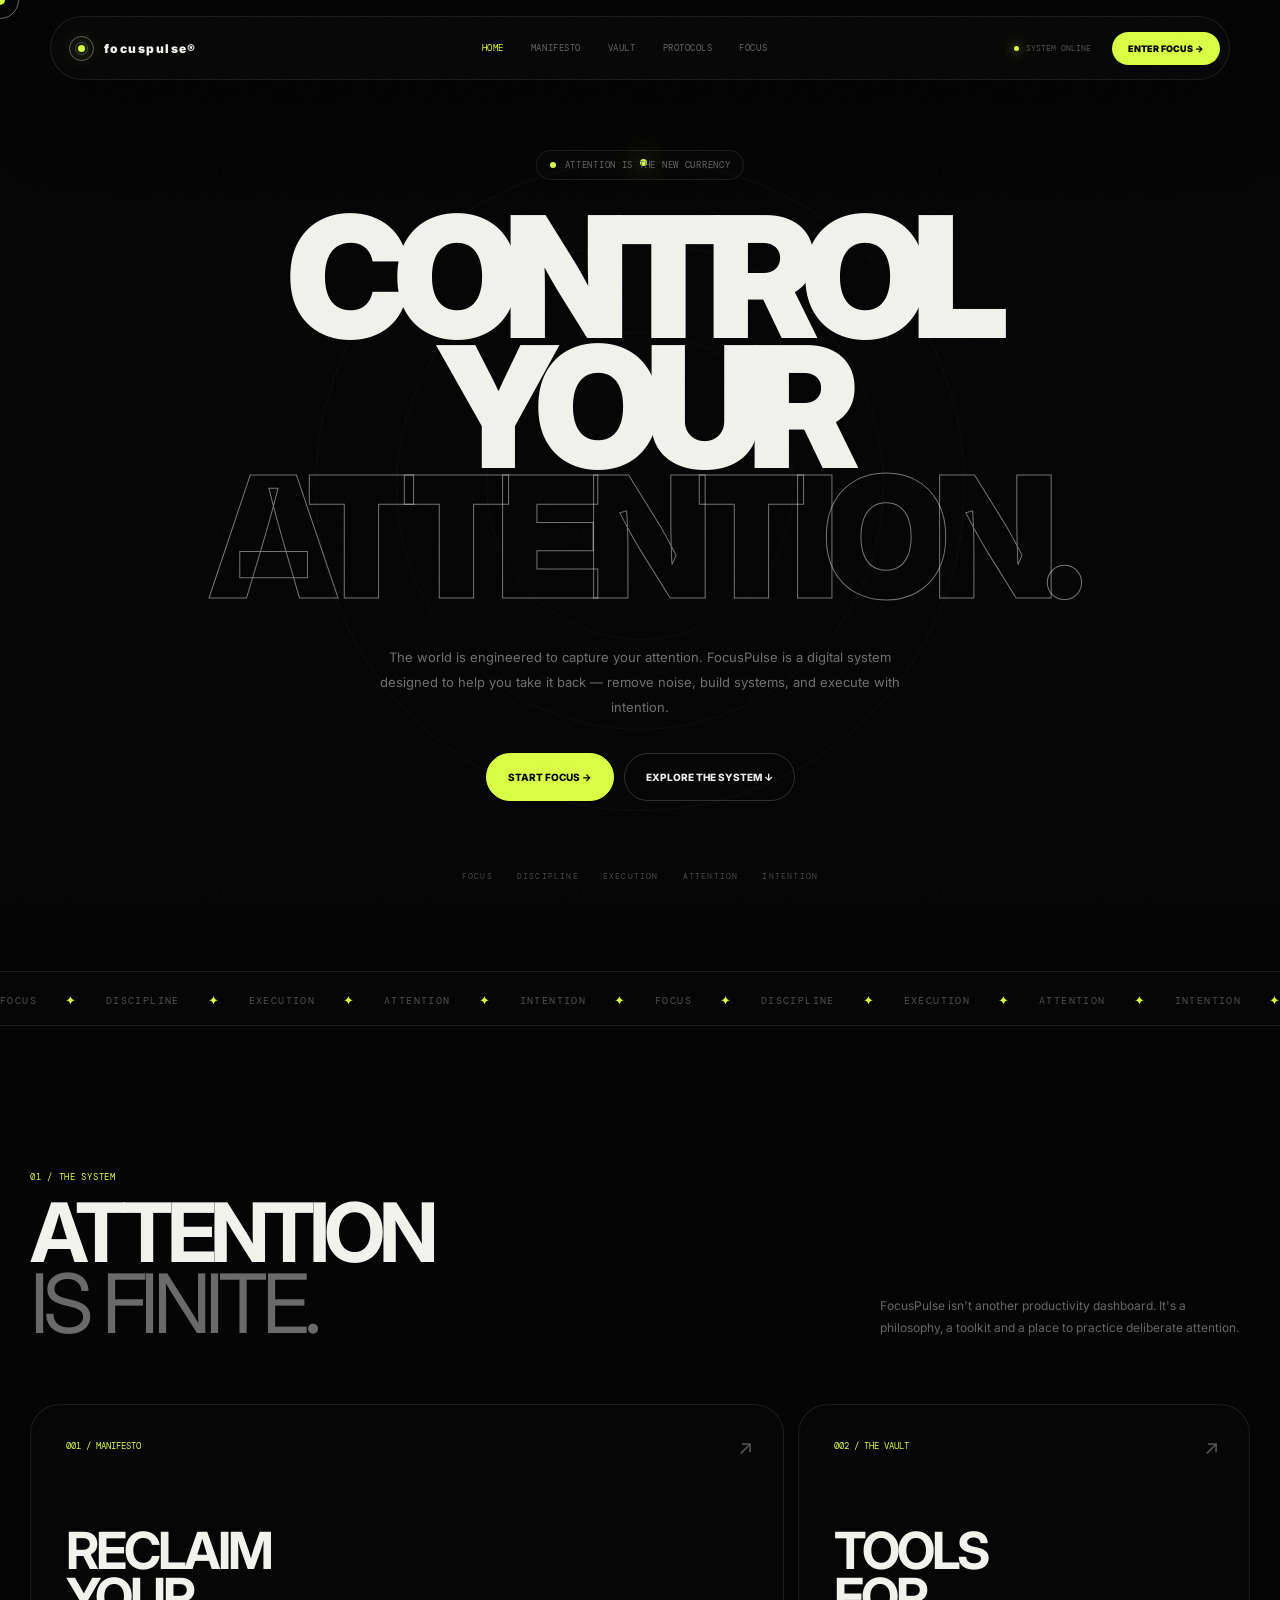
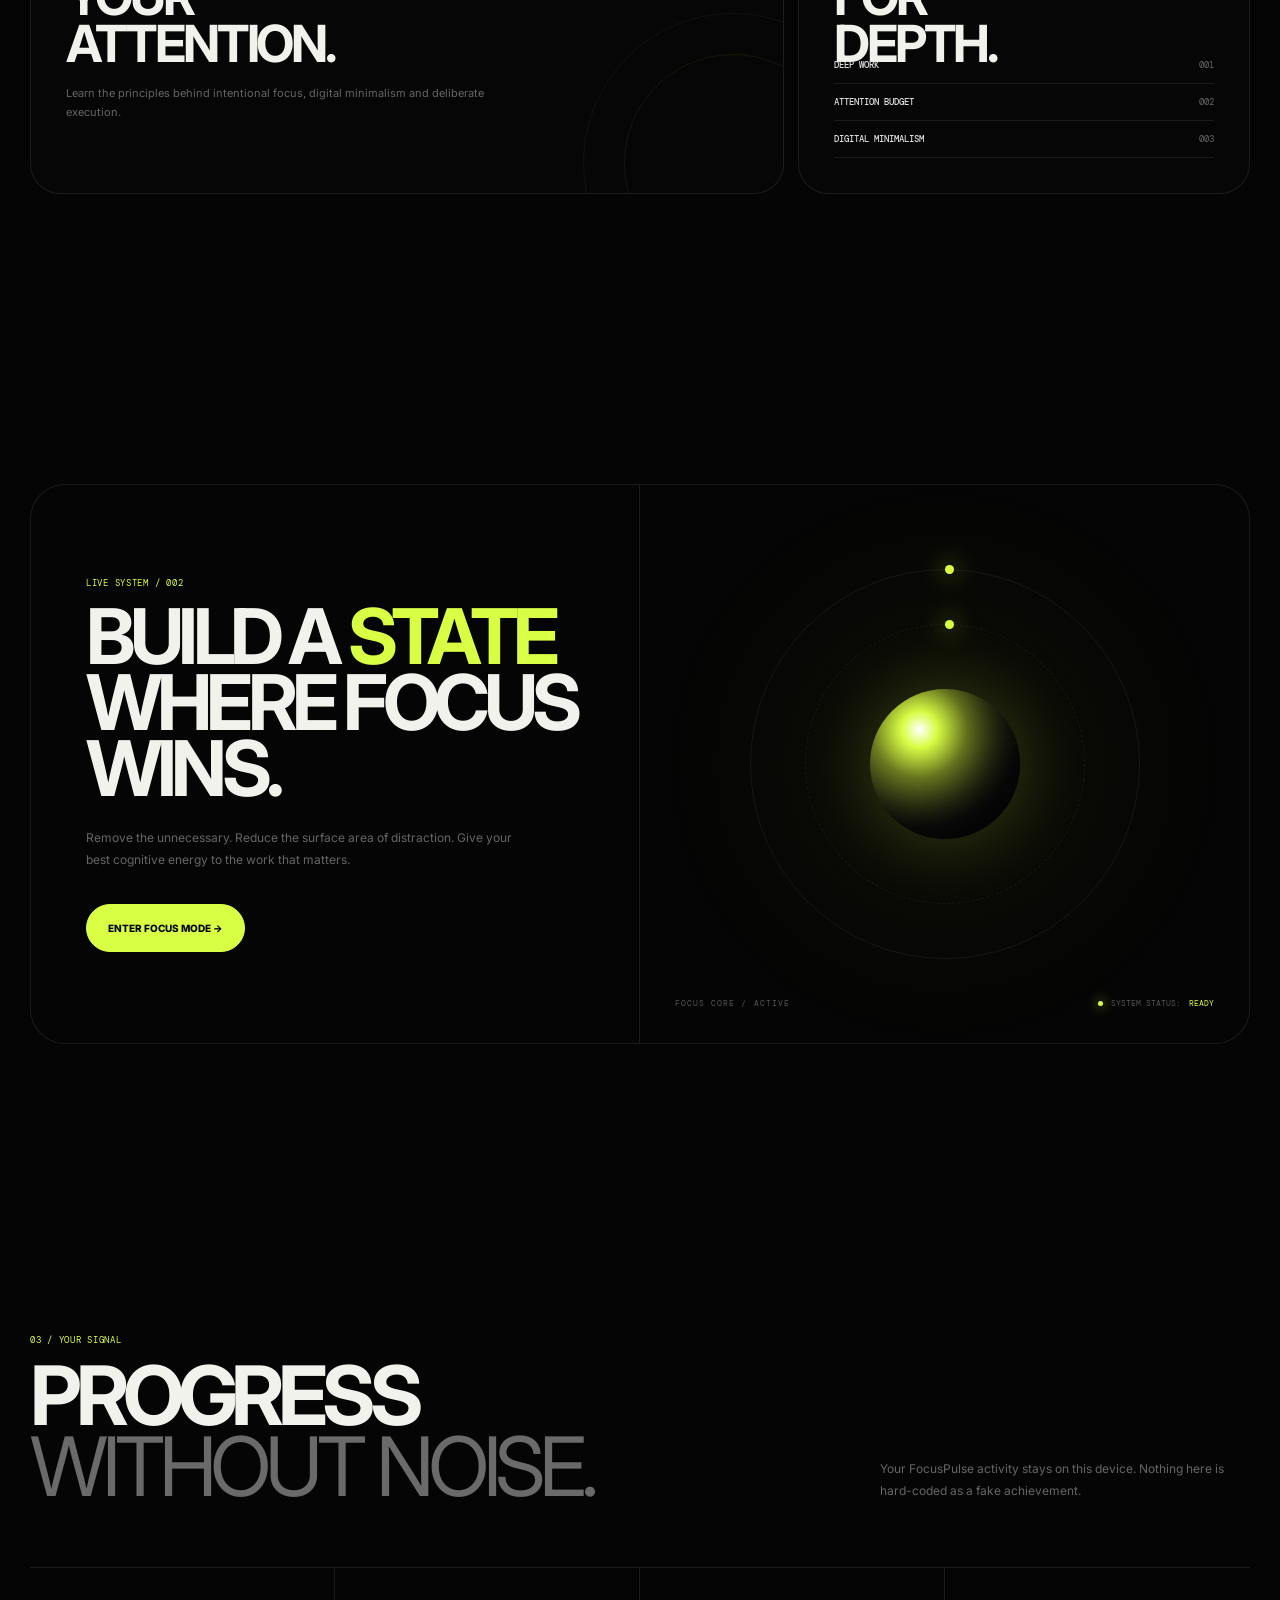
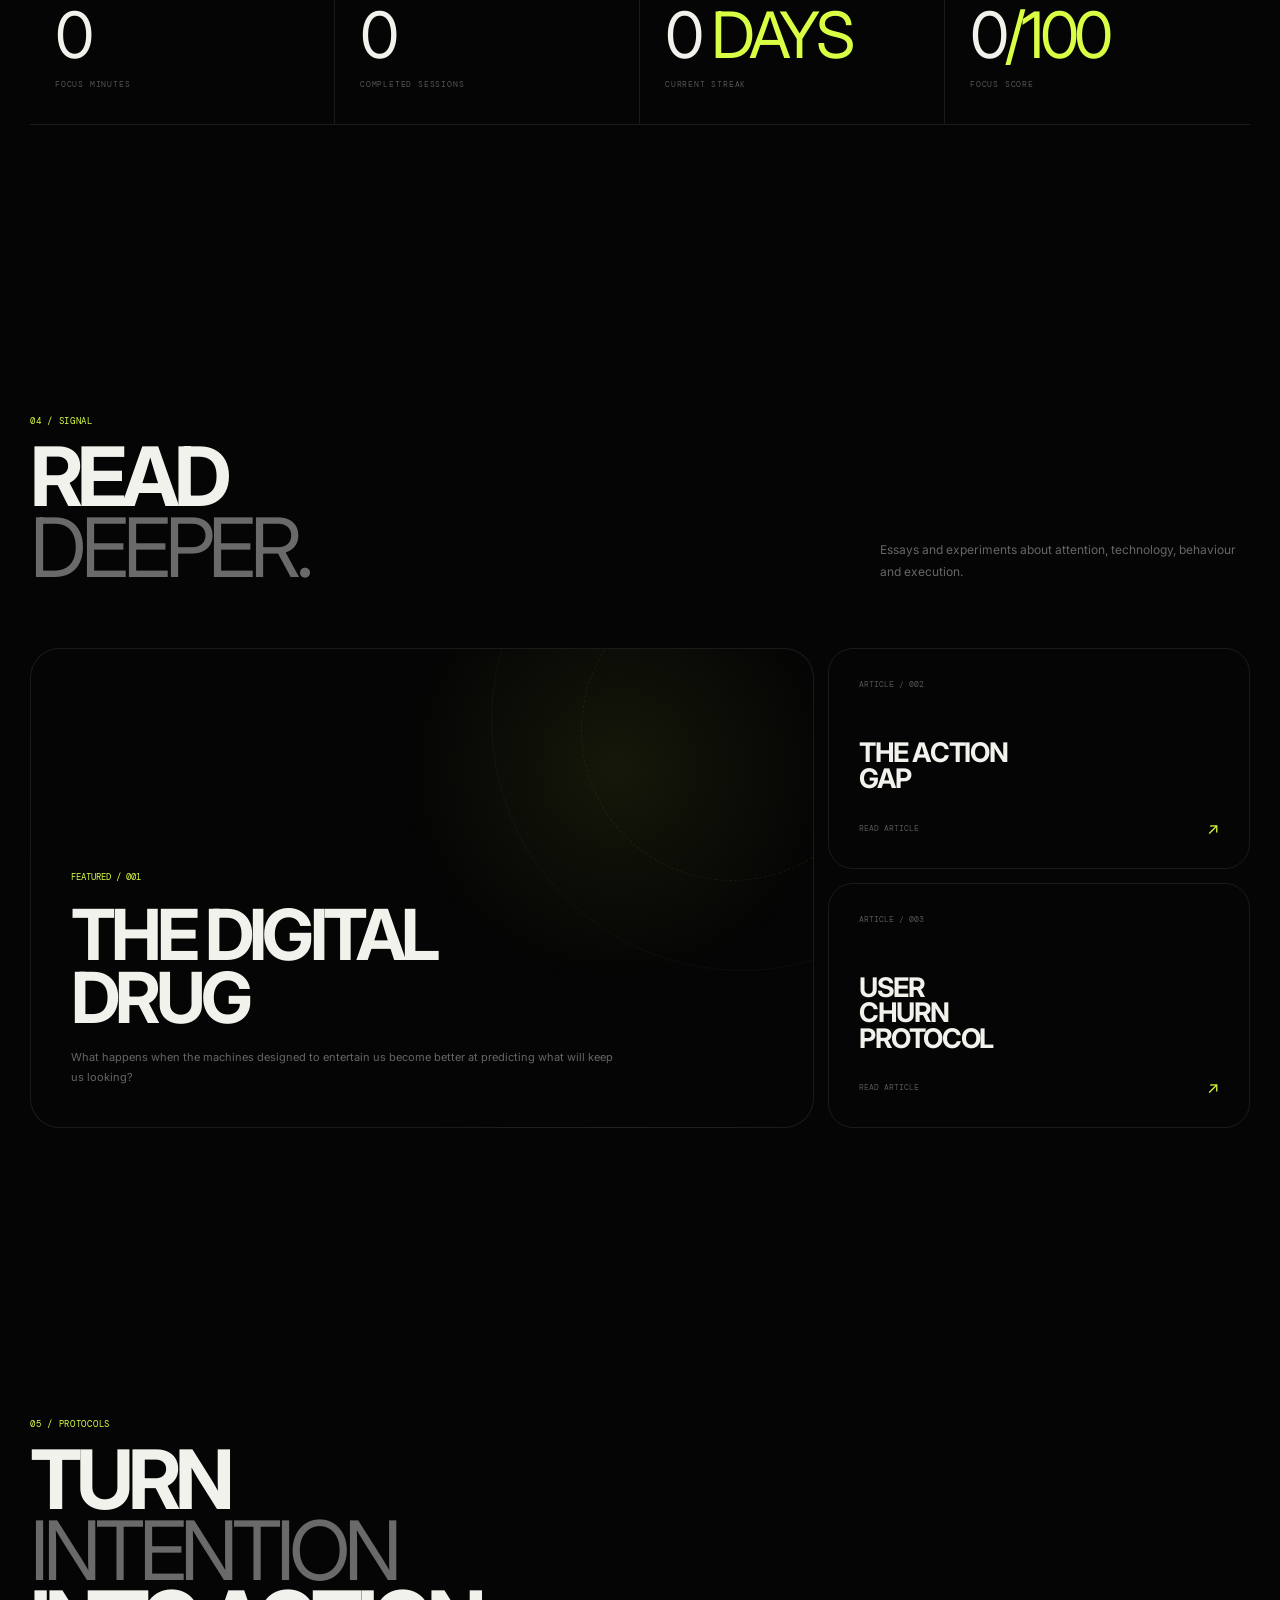
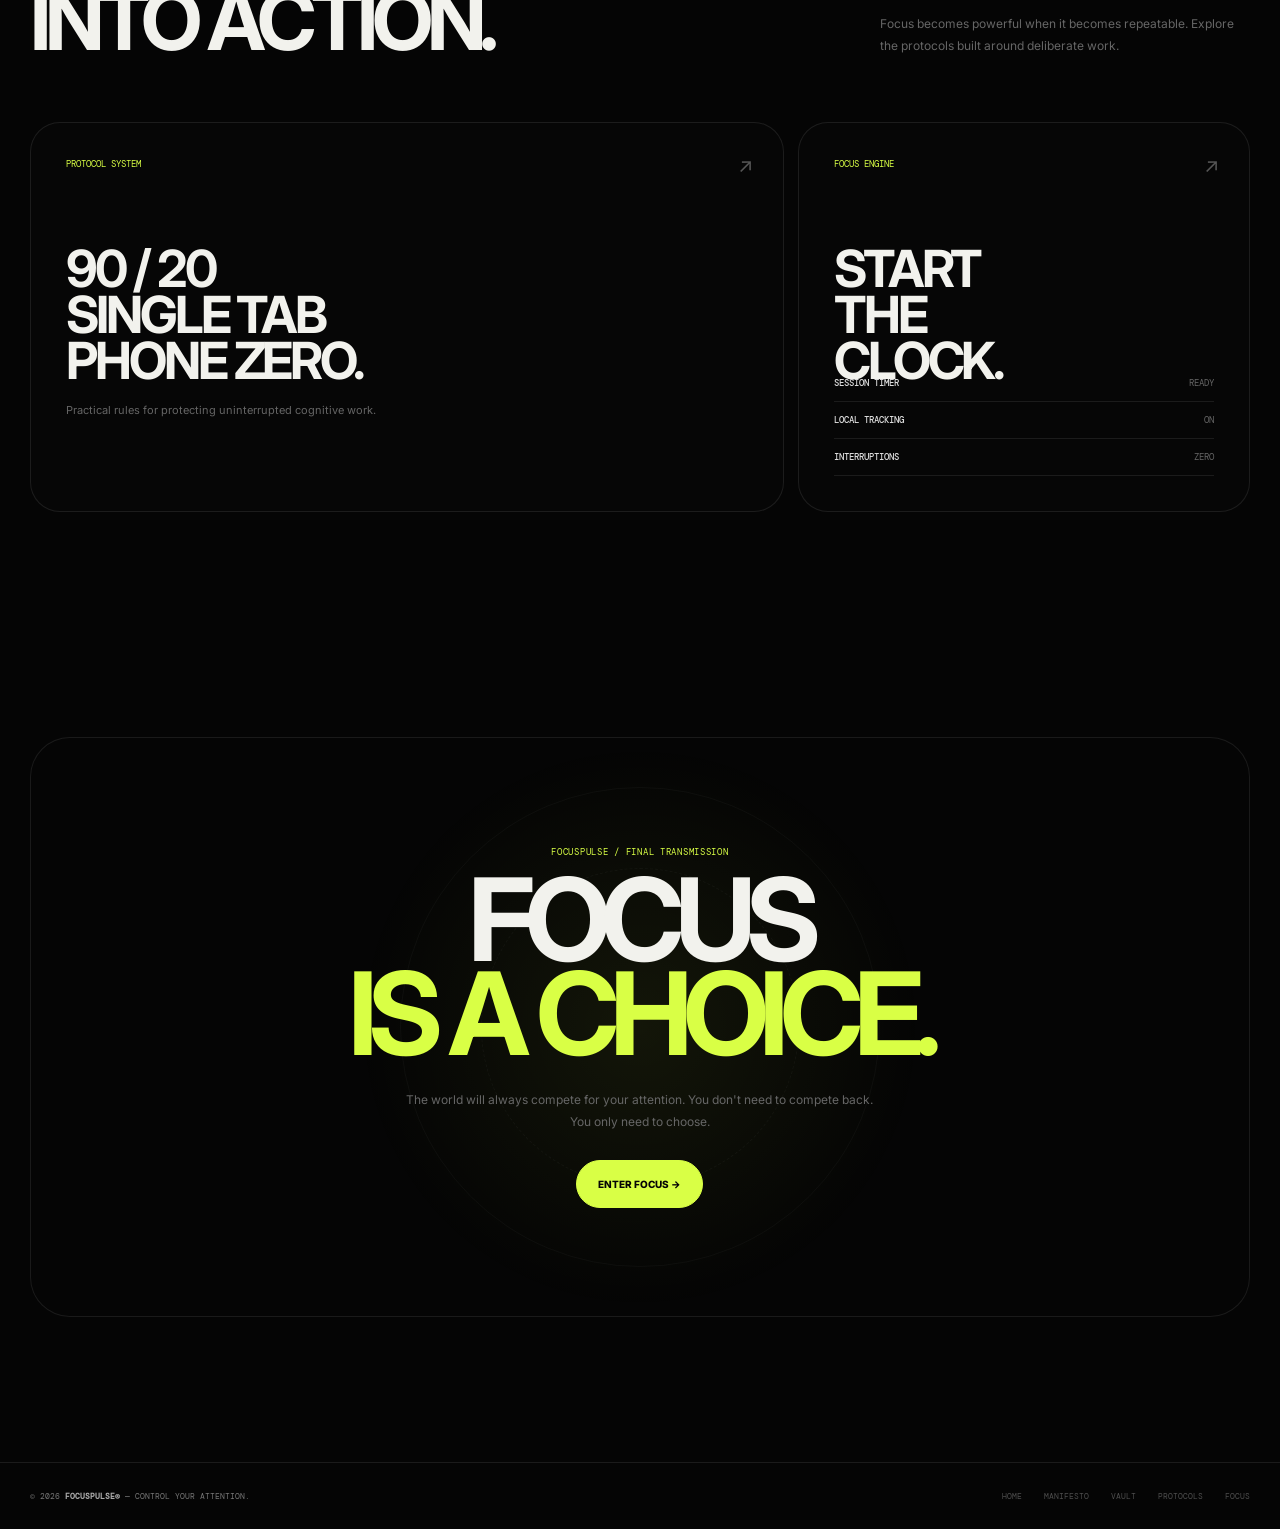
<file: index.html>
<!DOCTYPE html>
<html lang="en">
<head>
<meta charset="UTF-8">
<meta name="viewport" content="width=device-width,initial-scale=1.0">

<title>FOCUSPULSE® — Control Your Attention</title>

<meta name="description"
      content="FocusPulse — a digital system for reclaiming attention, building focus, and executing with intention.">

<meta name="theme-color" content="#050505">

<link rel="icon" type="image/png" href="favicon.png">

<style>
@import url('https://fonts.googleapis.com/css2?family=DM+Mono:wght@400;500&family=Inter:wght@400;500;600;700;800;900&display=swap');

/* =========================================================
   FOCUSPULSE
   HOME SYSTEM
   ========================================================= */

:root{
  --bg:#050505;
  --bg-soft:#090909;
  --fg:#f2f2ed;
  --muted:#777;
  --dim:#454545;
  --line:#ffffff16;
  --line-strong:#ffffff2b;
  --lime:#d9ff45;
  --lime-soft:#d9ff4512;
  --danger:#ff5252;

  --max:1280px;
  --nav:64px;

  --ease:cubic-bezier(.16,1,.3,1);
}

*{
  margin:0;
  padding:0;
  box-sizing:border-box;
}

html{
  scroll-behavior:smooth;
  background:var(--bg);
}

body{
  background:var(--bg);
  color:var(--fg);
  font-family:Inter,Arial,sans-serif;
  overflow-x:hidden;
  cursor:none;
}

body.menu-open{
  overflow:hidden;
}

a{
  color:inherit;
  text-decoration:none;
}

button{
  font:inherit;
}

::selection{
  background:var(--lime);
  color:#050505;
}

/* =========================================================
   CURSOR
   ========================================================= */

.cursor{
  position:fixed;
  left:0;
  top:0;

  width:10px;
  height:10px;

  border-radius:50%;
  background:var(--lime);

  pointer-events:none;
  z-index:99999;

  transform:translate(-50%,-50%);

  mix-blend-mode:difference;
}

.cursor-ring{
  position:fixed;
  left:0;
  top:0;

  width:38px;
  height:38px;

  border:1px solid #ffffff66;
  border-radius:50%;

  pointer-events:none;
  z-index:99998;

  transform:translate(-50%,-50%);

  transition:
    width .35s var(--ease),
    height .35s var(--ease),
    border-color .35s var(--ease),
    background .35s var(--ease);
}

.cursor-ring.big{
  width:70px;
  height:70px;
  border-color:var(--lime);
}

/* =========================================================
   BACKGROUND
   ========================================================= */

.grid{
  position:fixed;
  inset:0;

  z-index:-5;

  opacity:.085;

  background-image:
    linear-gradient(#fff1 1px,transparent 1px),
    linear-gradient(90deg,#fff1 1px,transparent 1px);

  background-size:72px 72px;

  mask-image:
    linear-gradient(
      to bottom,
      black 0%,
      black 45%,
      transparent 100%
    );
}

.glow{
  position:fixed;

  width:480px;
  height:480px;

  border-radius:50%;

  background:#d9ff450c;

  filter:blur(100px);

  pointer-events:none;

  z-index:-4;

  transform:translate(-50%,-50%);
}

.noise{
  position:fixed;
  inset:0;

  z-index:9000;

  pointer-events:none;

  opacity:.035;

  background-image:url("data:image/svg+xml,%3Csvg xmlns='http://www.w3.org/2000/svg' width='180' height='180'%3E%3Cfilter id='n'%3E%3CfeTurbulence baseFrequency='.8' numOctaves='4' stitchTiles='stitch'/%3E%3C/filter%3E%3Crect width='100%25' height='100%25' filter='url(%23n)'/%3E%3C/svg%3E");
}

/* =========================================================
   PAGE LOADER
   ========================================================= */

.loader{
  position:fixed;
  inset:0;

  display:flex;
  align-items:center;
  justify-content:center;
  flex-direction:column;

  background:#050505;

  z-index:999999;

  transition:
    opacity .9s var(--ease),
    visibility .9s;
}

.loader.hide{
  opacity:0;
  visibility:hidden;
  pointer-events:none;
}

.loader-logo{
  font-size:clamp(28px,5vw,60px);
  font-weight:900;

  letter-spacing:-.07em;
}

.loader-logo span{
  color:var(--lime);
}

.loader-meta{
  width:min(300px,70vw);
  margin-top:28px;
}

.loader-line{
  height:1px;
  background:#ffffff20;
  position:relative;
  overflow:hidden;
}

.loader-progress{
  position:absolute;
  inset:0 auto 0 0;

  width:0%;

  background:var(--lime);

  box-shadow:0 0 20px var(--lime);

  transition:width .12s linear;
}

.loader-info{
  display:flex;
  justify-content:space-between;

  margin-top:10px;

  color:#555;

  font:
    9px "DM Mono",
    monospace;

  letter-spacing:.06em;
}

/* =========================================================
   NAVIGATION
   ========================================================= */

nav{
  position:fixed;

  top:16px;
  left:50%;

  transform:translateX(-50%);

  width:min(1180px,calc(100% - 28px));
  height:var(--nav);

  display:flex;
  align-items:center;
  justify-content:space-between;

  padding:0 9px 0 18px;

  border:1px solid var(--line);

  border-radius:100px;

  background:#090909b8;

  backdrop-filter:blur(24px);
  -webkit-backdrop-filter:blur(24px);

  z-index:5000;

  box-shadow:
    0 20px 80px #0008;

  transition:
    background .3s,
    border-color .3s,
    transform .3s var(--ease);
}

nav.scrolled{
  background:#080808e8;
  border-color:var(--line-strong);
}

.brand{
  display:flex;
  align-items:center;
  gap:10px;

  font-size:12px;
  font-weight:900;

  letter-spacing:.12em;
}

.brand-symbol{
  width:25px;
  height:25px;

  border:1px solid #ffffff55;

  border-radius:50%;

  position:relative;
}

.brand-symbol:before{
  content:"";

  position:absolute;

  inset:5px;

  border:1px solid #ffffff38;

  border-radius:50%;
}

.brand-symbol:after{
  content:"";

  position:absolute;

  width:7px;
  height:7px;

  left:8px;
  top:8px;

  background:var(--lime);

  border-radius:50%;

  box-shadow:
    0 0 18px var(--lime);
}

.nav-center{
  display:flex;
  align-items:center;
  gap:27px;

  margin-left:50px;
}

.nav-center a{
  color:#666;

  font:
    9px "DM Mono",
    monospace;

  text-transform:uppercase;

  letter-spacing:.06em;

  transition:
    color .25s,
    transform .25s;
}

.nav-center a:hover,
.nav-center a.active{
  color:var(--lime);
}

.nav-right{
  display:flex;
  align-items:center;
  gap:9px;
}

.nav-status{
  display:flex;
  align-items:center;
  gap:7px;

  color:#555;

  font:
    8px "DM Mono",
    monospace;

  padding:0 12px;
}

.status-dot{
  width:5px;
  height:5px;

  border-radius:50%;

  background:var(--lime);

  box-shadow:
    0 0 12px var(--lime);

  animation:
    statusPulse 2s infinite;
}

@keyframes statusPulse{
  0%,100%{
    opacity:.4;
  }

  50%{
    opacity:1;
  }
}

.nav-focus{
  display:inline-flex;
  align-items:center;

  padding:11px 16px;

  border-radius:100px;

  background:var(--lime);
  color:#050505;

  font:
    900 9px Inter,
    sans-serif;

  transition:
    transform .3s var(--ease),
    box-shadow .3s;
}

.nav-focus:hover{
  transform:translateY(-2px);
  box-shadow:0 8px 30px #d9ff4530;
}

.mobile-toggle{
  display:none;

  width:42px;
  height:42px;

  border:1px solid var(--line);

  border-radius:50%;

  background:#ffffff06;

  color:#fff;

  cursor:pointer;
}

/* =========================================================
   MOBILE MENU
   ========================================================= */

.mobile-menu{
  position:fixed;
  inset:0;

  z-index:4500;

  display:flex;
  flex-direction:column;
  justify-content:center;

  padding:30px;

  background:#050505f5;

  backdrop-filter:blur(25px);

  opacity:0;
  visibility:hidden;

  transition:
    opacity .45s,
    visibility .45s;
}

.mobile-menu.open{
  opacity:1;
  visibility:visible;
}

.mobile-menu a{
  font-size:clamp(38px,11vw,80px);
  font-weight:900;

  letter-spacing:-.07em;

  padding:10px 0;

  border-bottom:1px solid var(--line);

  transform:translateY(20px);
  opacity:0;

  transition:
    transform .5s var(--ease),
    opacity .5s;
}

.mobile-menu.open a{
  transform:none;
  opacity:1;
}

.mobile-menu.open a:nth-child(1){
  transition-delay:.05s;
}

.mobile-menu.open a:nth-child(2){
  transition-delay:.1s;
}

.mobile-menu.open a:nth-child(3){
  transition-delay:.15s;
}

.mobile-menu.open a:nth-child(4){
  transition-delay:.2s;
}

.mobile-menu.open a:nth-child(5){
  transition-delay:.25s;
}

/* =========================================================
   HERO
   ========================================================= */

.hero{
  min-height:100svh;

  position:relative;

  display:flex;
  align-items:center;
  justify-content:center;

  padding:
    150px 25px
    90px;

  overflow:hidden;

  text-align:center;
}

.hero-orbit{
  position:absolute;

  width:min(650px,90vw);
  height:min(650px,90vw);

  left:50%;
  top:50%;

  transform:translate(-50%,-50%);

  border:1px solid #ffffff09;

  border-radius:50%;

  pointer-events:none;
}

.hero-orbit:before,
.hero-orbit:after{
  content:"";

  position:absolute;

  border:1px solid #ffffff08;

  border-radius:50%;
}

.hero-orbit:before{
  inset:80px;
}

.hero-orbit:after{
  inset:170px;
}

.orbit-dot{
  position:absolute;

  width:7px;
  height:7px;

  top:-3px;
  left:50%;

  background:var(--lime);

  border-radius:50%;

  box-shadow:
    0 0 25px var(--lime);

  transform-origin:0 min(325px,45vw);

  animation:
    orbit 9s linear infinite;
}

@keyframes orbit{
  to{
    transform:rotate(360deg);
  }
}

.hero-inner{
  width:100%;
  max-width:1300px;

  position:relative;

  z-index:2;

  transition:transform .15s linear;
}

.hero-kicker{
  display:inline-flex;
  align-items:center;
  gap:9px;

  padding:8px 13px;

  border:1px solid var(--line);

  border-radius:100px;

  color:#686868;

  font:
    9px "DM Mono",
    monospace;

  letter-spacing:.08em;

  margin-bottom:32px;

  background:#ffffff03;
}

.pulse{
  width:6px;
  height:6px;

  border-radius:50%;

  background:var(--lime);

  box-shadow:
    0 0 0 0 #d9ff4555;

  animation:
    heroPulse 2s infinite;
}

@keyframes heroPulse{
  70%{
    box-shadow:
      0 0 0 12px transparent;
  }
}

.hero h1{
  font-size:clamp(70px,13.2vw,175px);

  line-height:.77;

  letter-spacing:-.095em;

  font-weight:900;
}

.hero h1 .line{
  display:block;
}

.hero h1 .outline{
  color:transparent;

  -webkit-text-stroke:
    1px #ffffff72;
}

.hero h1 .lime{
  color:var(--lime);
}

.hero-copy{
  max-width:560px;

  margin:43px auto 0;

  color:#707070;

  font-size:13px;

  line-height:1.9;
}

.hero-actions{
  display:flex;
  justify-content:center;
  gap:10px;

  margin-top:34px;
}

.btn{
  display:inline-flex;
  align-items:center;
  justify-content:center;

  min-height:48px;

  padding:0 21px;

  border:1px solid var(--line-strong);

  border-radius:100px;

  color:#eee;

  font-size:10px;
  font-weight:800;

  transition:
    transform .35s var(--ease),
    background .35s,
    color .35s,
    border-color .35s,
    box-shadow .35s;
}

.btn:hover{
  transform:translateY(-4px);
  border-color:#ffffff50;
}

.btn-primary{
  background:var(--lime);
  color:#050505;

  border-color:var(--lime);
}

.btn-primary:hover{
  box-shadow:
    0 12px 45px #d9ff4530;

  border-color:var(--lime);
}

.hero-meta{
  margin-top:70px;

  display:flex;
  justify-content:center;
  flex-wrap:wrap;
  gap:24px;

  color:#484848;

  font:
    8px "DM Mono",
    monospace;

  letter-spacing:.15em;
}

/* =========================================================
   MARQUEE
   ========================================================= */

.marquee{
  overflow:hidden;

  white-space:nowrap;

  border-top:1px solid var(--line);
  border-bottom:1px solid var(--line);

  padding:16px 0;

  background:#ffffff01;
}

.marquee-track{
  display:inline-flex;

  align-items:center;

  gap:28px;

  min-width:max-content;

  animation:
    marquee 30s linear infinite;
}

.marquee span{
  color:#505050;

  font:
    10px "DM Mono",
    monospace;

  letter-spacing:.14em;
}

.marquee .symbol{
  color:var(--lime);

  font-size:13px;
}

@keyframes marquee{
  to{
    transform:translateX(-50%);
  }
}

/* =========================================================
   GENERIC
   ========================================================= */

.container{
  width:min(var(--max),100%);

  margin:auto;

  padding:
    145px 30px;
}

.section-head{
  display:flex;
  align-items:flex-end;
  justify-content:space-between;

  gap:40px;

  margin-bottom:65px;
}

.section-index{
  margin-bottom:15px;

  color:var(--lime);

  font:
    9px "DM Mono",
    monospace;

  letter-spacing:.08em;
}

.section-title{
  font-size:clamp(45px,6.5vw,82px);

  line-height:.86;

  letter-spacing:-.075em;
}

.section-title em{
  color:#6a6a6a;

  font-weight:400;

  font-style:normal;
}

.section-description{
  width:min(370px,100%);

  color:#666;

  font-size:12px;

  line-height:1.85;
}

/* =========================================================
   HOME MODULES
   ========================================================= */

.module-grid{
  display:grid;

  grid-template-columns:
    1.25fr
    .75fr;

  gap:14px;
}

.module{
  min-height:390px;

  position:relative;

  padding:35px;

  border:1px solid var(--line);

  border-radius:30px;

  overflow:hidden;

  background:#ffffff02;

  transition:
    transform .5s var(--ease),
    border-color .4s,
    background .4s;
}

.module:hover{
  transform:translateY(-7px);

  border-color:#ffffff32;

  background:#ffffff04;
}

.module-small{
  min-height:390px;
}

.module-index{
  color:var(--lime);

  font:
    9px "DM Mono",
    monospace;
}

.module h3{
  margin-top:75px;

  font-size:clamp(30px,4vw,54px);

  line-height:.9;

  letter-spacing:-.06em;
}

.module p{
  max-width:430px;

  margin-top:18px;

  color:#656565;

  font-size:11px;

  line-height:1.8;
}

.module-arrow{
  position:absolute;

  top:30px;
  right:30px;

  color:#555;

  font-size:20px;

  transition:
    transform .4s var(--ease),
    color .3s;
}

.module:hover .module-arrow{
  color:var(--lime);
  transform:translate(4px,-4px);
}

.module-orb{
  position:absolute;

  width:300px;
  height:300px;

  right:-100px;
  bottom:-120px;

  border:1px solid #ffffff0b;

  border-radius:50%;

  transition:
    transform .8s var(--ease);
}

.module-orb:before{
  content:"";

  position:absolute;

  inset:40px;

  border:1px solid #d9ff4512;

  border-radius:50%;
}

.module:hover .module-orb{
  transform:scale(1.15) rotate(20deg);
}

.module-list{
  position:absolute;

  left:35px;
  right:35px;
  bottom:35px;
}

.module-list-item{
  display:flex;
  align-items:center;
  justify-content:space-between;

  padding:12px 0;

  border-bottom:1px solid var(--line);

  color:#666;

  font:
    9px "DM Mono",
    monospace;
}

.module-list-item strong{
  color:#ddd;

  font-weight:500;
}

/* =========================================================
   LIVE SYSTEM
   ========================================================= */

.system{
  position:relative;

  min-height:560px;

  display:grid;

  grid-template-columns:
    1fr
    1fr;

  border:1px solid var(--line);

  border-radius:35px;

  overflow:hidden;

  background:
    radial-gradient(
      circle at 75% 50%,
      #d9ff450b,
      transparent 30%
    );
}

.system-copy{
  padding:55px;

  display:flex;
  flex-direction:column;
  justify-content:center;

  border-right:1px solid var(--line);
}

.system-copy h3{
  max-width:530px;

  font-size:clamp(45px,6vw,80px);

  line-height:.86;

  letter-spacing:-.075em;
}

.system-copy h3 span{
  color:var(--lime);
}

.system-copy p{
  max-width:450px;

  margin-top:25px;

  color:#666;

  font-size:12px;

  line-height:1.9;
}

.system-link{
  margin-top:32px;

  width:max-content;
}

.system-visual{
  position:relative;

  display:flex;
  align-items:center;
  justify-content:center;

  overflow:hidden;
}

.system-ring{
  position:absolute;

  width:390px;
  height:390px;

  border:1px solid #ffffff10;

  border-radius:50%;

  animation:
    spin 22s linear infinite;
}

.system-ring:before{
  content:"";

  position:absolute;

  width:9px;
  height:9px;

  top:-5px;
  left:50%;

  border-radius:50%;

  background:var(--lime);

  box-shadow:
    0 0 25px var(--lime);
}

.system-ring.two{
  width:280px;
  height:280px;

  border-style:dashed;

  animation:
    spinReverse 15s linear infinite;
}

.system-core{
  width:150px;
  height:150px;

  border-radius:50%;

  background:
    radial-gradient(
      circle at 33% 27%,
      #fff 0%,
      var(--lime) 12%,
      #758523 32%,
      #151515 67%,
      #050505 100%
    );

  box-shadow:
    0 0 80px #d9ff4538,
    inset -30px -30px 50px #000b;

  animation:
    corePulse 3.5s ease-in-out infinite;
}

.system-label{
  position:absolute;

  bottom:35px;
  left:35px;

  color:#555;

  font:
    8px "DM Mono",
    monospace;

  letter-spacing:.13em;
}

.system-status{
  position:absolute;

  bottom:35px;
  right:35px;

  display:flex;
  align-items:center;
  gap:8px;

  color:#555;

  font:
    8px "DM Mono",
    monospace;
}

.system-status span{
  color:var(--lime);
}

@keyframes spin{
  to{
    transform:rotate(360deg);
  }
}

@keyframes spinReverse{
  to{
    transform:rotate(-360deg);
  }
}

@keyframes corePulse{
  0%,100%{
    transform:scale(1);
  }

  50%{
    transform:scale(1.07);

    box-shadow:
      0 0 120px #d9ff4550,
      inset -30px -30px 50px #000b;
  }
}

/* =========================================================
   STATS
   ========================================================= */

.stats{
  display:grid;

  grid-template-columns:
    repeat(4,1fr);

  border-top:1px solid var(--line);
  border-bottom:1px solid var(--line);
}

.stat{
  padding:35px 25px;

  border-right:1px solid var(--line);
}

.stat:last-child{
  border-right:0;
}

.stat-number{
  font-size:clamp(38px,5vw,65px);

  line-height:1;

  letter-spacing:-.07em;
}

.stat-number span{
  color:var(--lime);
}

.stat-label{
  margin-top:12px;

  color:#555;

  font:
    8px "DM Mono",
    monospace;

  letter-spacing:.1em;
}

/* =========================================================
   ARTICLES
   ========================================================= */

.article-feature{
  display:grid;

  grid-template-columns:
    1.3fr
    .7fr;

  gap:14px;
}

.article-main{
  min-height:480px;

  position:relative;

  display:flex;
  flex-direction:column;
  justify-content:flex-end;

  padding:40px;

  border:1px solid var(--line);

  border-radius:30px;

  overflow:hidden;

  background:
    radial-gradient(
      circle at 75% 25%,
      #d9ff4514,
      transparent 32%
    );
}

.article-main:before{
  content:"";

  position:absolute;

  width:500px;
  height:500px;

  right:-180px;
  top:-180px;

  border:1px solid #ffffff08;

  border-radius:50%;
}

.article-main:after{
  content:"";

  position:absolute;

  width:300px;
  height:300px;

  right:-70px;
  top:-70px;

  border:1px dashed #d9ff4512;

  border-radius:50%;

  animation:
    spin 20s linear infinite;
}

.article-tag{
  position:relative;
  z-index:2;

  color:var(--lime);

  font:
    9px "DM Mono",
    monospace;
}

.article-main h3{
  position:relative;
  z-index:2;

  max-width:700px;

  margin-top:20px;

  font-size:clamp(40px,5.5vw,72px);

  line-height:.9;

  letter-spacing:-.07em;
}

.article-main p{
  position:relative;
  z-index:2;

  max-width:550px;

  margin-top:18px;

  color:#666;

  font-size:11px;

  line-height:1.8;
}

.article-side{
  display:grid;

  gap:14px;
}

.article-card{
  display:flex;
  flex-direction:column;
  justify-content:space-between;

  padding:30px;

  border:1px solid var(--line);

  border-radius:25px;

  transition:
    transform .45s var(--ease),
    border-color .3s;
}

.article-card:hover{
  transform:translateY(-6px);
  border-color:#ffffff35;
}

.article-card-number{
  color:#555;

  font:
    8px "DM Mono",
    monospace;
}

.article-card h4{
  margin-top:50px;

  font-size:27px;

  line-height:.95;

  letter-spacing:-.05em;
}

.article-card-bottom{
  display:flex;
  align-items:center;
  justify-content:space-between;

  margin-top:25px;
}

.article-card-bottom span{
  color:#555;

  font:
    8px "DM Mono",
    monospace;
}

.article-card-bottom b{
  color:var(--lime);

  font-weight:400;
}

/* =========================================================
   CTA
   ========================================================= */

.final{
  padding-top:80px;
}

.final-box{
  min-height:580px;

  position:relative;

  display:flex;
  align-items:center;
  justify-content:center;

  flex-direction:column;

  overflow:hidden;

  border:1px solid var(--line);

  border-radius:40px;

  text-align:center;

  background:
    radial-gradient(
      circle at 50% 50%,
      #d9ff4512,
      transparent 42%
    );
}

.final-orbit{
  position:absolute;

  width:480px;
  height:480px;

  border:1px solid #ffffff08;

  border-radius:50%;

  animation:
    spin 30s linear infinite;
}

.final-orbit:before{
  content:"";

  position:absolute;

  inset:80px;

  border:1px dashed #ffffff09;

  border-radius:50%;
}

.final-content{
  position:relative;
  z-index:2;
}

.final h2{
  font-size:clamp(55px,9vw,115px);

  line-height:.82;

  letter-spacing:-.085em;
}

.final h2 span{
  color:var(--lime);
}

.final p{
  max-width:480px;

  margin:28px auto;

  color:#666;

  font-size:12px;

  line-height:1.8;
}

/* =========================================================
   FOOTER
   ========================================================= */

footer{
  border-top:1px solid var(--line);

  padding:28px 30px;

  color:#4e4e4e;

  font:
    8px "DM Mono",
    monospace;
}

.footer-inner{
  width:min(var(--max),100%);

  margin:auto;

  display:flex;
  align-items:center;
  justify-content:space-between;

  gap:20px;
}

.footer-brand{
  color:#777;
}

.footer-brand strong{
  color:#aaa;
}

.footer-links{
  display:flex;
  gap:22px;
}

.footer-links a{
  transition:color .25s;
}

.footer-links a:hover{
  color:var(--lime);
}

/* =========================================================
   REVEAL
   ========================================================= */

.reveal{
  opacity:0;

  transform:
    translateY(40px);

  transition:
    opacity 1s var(--ease),
    transform 1s var(--ease);
}

.reveal.visible{
  opacity:1;
  transform:none;
}

/* =========================================================
   RESPONSIVE
   ========================================================= */

@media(max-width:950px){

  body{
    cursor:auto;
  }

  .cursor,
  .cursor-ring{
    display:none;
  }

  nav{
    height:58px;
  }

  .nav-center,
  .nav-status{
    display:none;
  }

  .mobile-toggle{
    display:block;
  }

  .nav-focus{
    display:none;
  }

  .hero{
    padding-top:135px;
  }

  .hero-orbit{
    width:500px;
    height:500px;
  }

  .orbit-dot{
    transform-origin:0 250px;
  }

  .module-grid,
  .article-feature{
    grid-template-columns:1fr;
  }

  .module-small{
    min-height:330px;
  }

  .article-side{
    grid-template-columns:1fr 1fr;
  }

  .system{
    grid-template-columns:1fr;
  }

  .system-copy{
    border-right:0;
    border-bottom:1px solid var(--line);
  }

  .system-visual{
    min-height:500px;
  }

  .stats{
    grid-template-columns:1fr 1fr;
  }

  .stat:nth-child(2){
    border-right:0;
  }

  .stat:nth-child(-n+2){
    border-bottom:1px solid var(--line);
  }
}

@media(max-width:650px){

  .container{
    padding:
      95px 20px;
  }

  .hero{
    padding:
      125px 18px
      80px;
  }

  .hero h1{
    font-size:
      clamp(61px,18vw,110px);
  }

  .hero-copy{
    font-size:12px;
  }

  .hero-actions{
    flex-direction:column;

    width:min(300px,100%);

    margin-left:auto;
    margin-right:auto;
  }

  .hero-actions .btn{
    width:100%;
  }

  .hero-meta{
    margin-top:50px;
    gap:15px;
  }

  .section-head{
    display:block;
  }

  .section-description{
    margin-top:25px;
  }

  .module{
    min-height:350px;
    padding:27px;
  }

  .module-list{
    left:27px;
    right:27px;
    bottom:27px;
  }

  .system-copy{
    padding:32px 27px;
  }

  .system-visual{
    min-height:390px;
  }

  .system-ring{
    width:300px;
    height:300px;
  }

  .system-ring.two{
    width:215px;
    height:215px;
  }

  .system-core{
    width:125px;
    height:125px;
  }

  .system-label{
    left:25px;
    bottom:25px;
  }

  .system-status{
    right:25px;
    bottom:25px;
  }

  .stats{
    grid-template-columns:1fr 1fr;
  }

  .stat{
    padding:28px 18px;
  }

  .article-side{
    grid-template-columns:1fr;
  }

  .article-main{
    min-height:430px;
    padding:27px;
  }

  .final-box{
    min-height:500px;
    border-radius:30px;
  }

  .final-orbit{
    width:340px;
    height:340px;
  }

  .footer-inner{
    align-items:flex-start;
    flex-direction:column;
  }

  .footer-links{
    flex-wrap:wrap;
  }
}

@media(prefers-reduced-motion:reduce){

  *,
  *:before,
  *:after{
    scroll-behavior:auto !important;
    animation-duration:.001ms !important;
    animation-iteration-count:1 !important;
    transition-duration:.001ms !important;
  }
}
</style>
</head>

<body>

<!-- ========================================================
     SYSTEM LAYERS
     ======================================================== -->

<div class="noise"></div>
<div class="grid"></div>
<div class="glow" id="mouseGlow"></div>

<div class="cursor" id="cursor"></div>
<div class="cursor-ring" id="cursorRing"></div>


<!-- ========================================================
     LOADER
     ======================================================== -->

<div class="loader" id="loader">

  <div class="loader-logo">
    focuspulse<span>®</span>
  </div>

  <div class="loader-meta">

    <div class="loader-line">
      <div
        class="loader-progress"
        id="loaderProgress">
      </div>
    </div>

    <div class="loader-info">
      <span>SYSTEM INITIALIZING</span>
      <span id="loaderPercent">0%</span>
    </div>

  </div>

</div>


<!-- ========================================================
     NAVIGATION
     ======================================================== -->

<nav id="navbar">

  <a
    href="index.html"
    class="brand"
    aria-label="FocusPulse Home">

    <span class="brand-symbol"></span>

    <span>
      focuspulse®
    </span>

  </a>


  <div class="nav-center">

    <a
      href="index.html"
      class="active">
      Home
    </a>

    <a href="manifesto.html">
      Manifesto
    </a>

    <a href="vault.html">
      Vault
    </a>

    <a href="protocols.html">
      Protocols
    </a>

    <a href="focus.html">
      Focus
    </a>

  </div>


  <div class="nav-right">

    <div class="nav-status">

      <span class="status-dot"></span>

      SYSTEM ONLINE

    </div>

    <a
      href="focus.html"
      class="nav-focus">
      ENTER FOCUS →
    </a>

    <button
      class="mobile-toggle"
      id="mobileToggle"
      aria-label="Open menu">

      ☰

    </button>

  </div>

</nav>


<!-- ========================================================
     MOBILE MENU
     ======================================================== -->

<div
  class="mobile-menu"
  id="mobileMenu">

  <a href="index.html">
    HOME
  </a>

  <a href="manifesto.html">
    MANIFESTO
  </a>

  <a href="vault.html">
    VAULT
  </a>

  <a href="protocols.html">
    PROTOCOLS
  </a>

  <a href="focus.html">
    FOCUS
  </a>

</div>


<!-- ========================================================
     HERO
     ======================================================== -->

<main>

<section class="hero">

  <div class="hero-orbit">
    <div class="orbit-dot"></div>
  </div>


  <div
    class="hero-inner"
    id="heroInner">

    <div class="hero-kicker">

      <span class="pulse"></span>

      ATTENTION IS THE NEW CURRENCY

    </div>


    <h1>

      <span class="line">
        CONTROL
      </span>

      <span class="line">
        YOUR
      </span>

      <span class="line outline">
        ATTENTION.
      </span>

    </h1>


    <p class="hero-copy">

      The world is engineered to capture your attention.
      FocusPulse is a digital system designed to help
      you take it back — remove noise, build systems,
      and execute with intention.

    </p>


    <div class="hero-actions">

      <a
        href="focus.html"
        class="btn btn-primary magnetic">

        START FOCUS →

      </a>

      <a
        href="manifesto.html"
        class="btn magnetic">

        EXPLORE THE SYSTEM ↓

      </a>

    </div>


    <div class="hero-meta">

      <span>FOCUS</span>
      <span>DISCIPLINE</span>
      <span>EXECUTION</span>
      <span>ATTENTION</span>
      <span>INTENTION</span>

    </div>

  </div>

</section>


<!-- ========================================================
     MARQUEE
     ======================================================== -->

<div class="marquee">

  <div class="marquee-track">

    <span>FOCUS</span>
    <span class="symbol">✦</span>

    <span>DISCIPLINE</span>
    <span class="symbol">✦</span>

    <span>EXECUTION</span>
    <span class="symbol">✦</span>

    <span>ATTENTION</span>
    <span class="symbol">✦</span>

    <span>INTENTION</span>
    <span class="symbol">✦</span>

    <span>FOCUS</span>
    <span class="symbol">✦</span>

    <span>DISCIPLINE</span>
    <span class="symbol">✦</span>

    <span>EXECUTION</span>
    <span class="symbol">✦</span>

    <span>ATTENTION</span>
    <span class="symbol">✦</span>

    <span>INTENTION</span>
    <span class="symbol">✦</span>

    <span>FOCUS</span>
    <span class="symbol">✦</span>

    <span>DISCIPLINE</span>
    <span class="symbol">✦</span>

    <span>EXECUTION</span>
    <span class="symbol">✦</span>

    <span>ATTENTION</span>
    <span class="symbol">✦</span>

    <span>INTENTION</span>
    <span class="symbol">✦</span>

  </div>

</div>


<!-- ========================================================
     INTRO / SYSTEM
     ======================================================== -->

<section class="container">

  <div class="section-head reveal">

    <div>

      <div class="section-index">
        01 / THE SYSTEM
      </div>

      <h2 class="section-title">
        ATTENTION<br>
        <em>IS FINITE.</em>
      </h2>

    </div>


    <p class="section-description">

      FocusPulse isn't another productivity dashboard.
      It's a philosophy, a toolkit and a place to practice
      deliberate attention.

    </p>

  </div>


  <div class="module-grid">

    <a
      href="manifesto.html"
      class="module reveal">

      <div class="module-index">
        001 / MANIFESTO
      </div>

      <div class="module-arrow">
        ↗
      </div>

      <h3>
        RECLAIM<br>
        YOUR<br>
        ATTENTION.
      </h3>

      <p>

        Learn the principles behind intentional focus,
        digital minimalism and deliberate execution.

      </p>

      <div class="module-orb"></div>

    </a>


    <a
      href="vault.html"
      class="module module-small reveal">

      <div class="module-index">
        002 / THE VAULT
      </div>

      <div class="module-arrow">
        ↗
      </div>

      <h3>
        TOOLS<br>
        FOR<br>
        DEPTH.
      </h3>

      <div class="module-list">

        <div class="module-list-item">
          <strong>DEEP WORK</strong>
          <span>001</span>
        </div>

        <div class="module-list-item">
          <strong>ATTENTION BUDGET</strong>
          <span>002</span>
        </div>

        <div class="module-list-item">
          <strong>DIGITAL MINIMALISM</strong>
          <span>003</span>
        </div>

      </div>

    </a>

  </div>

</section>


<!-- ========================================================
     LIVE FOCUS CORE
     ======================================================== -->

<section class="container">

  <div class="system reveal">

    <div class="system-copy">

      <div class="section-index">
        LIVE SYSTEM / 002
      </div>

      <h3>
        BUILD A
        <span>STATE</span>
        WHERE
        FOCUS
        WINS.
      </h3>

      <p>

        Remove the unnecessary. Reduce the surface area
        of distraction. Give your best cognitive energy
        to the work that matters.

      </p>

      <a
        href="focus.html"
        class="btn btn-primary system-link magnetic">

        ENTER FOCUS MODE →

      </a>

    </div>


    <div class="system-visual">

      <div class="system-ring"></div>

      <div class="system-ring two"></div>

      <div class="system-core"></div>

      <div class="system-label">
        FOCUS CORE / ACTIVE
      </div>

      <div class="system-status">

        <span class="status-dot"></span>

        SYSTEM STATUS:
        <span>READY</span>

      </div>

    </div>

  </div>

</section>


<!-- ========================================================
     LOCAL STORAGE STATS
     ======================================================== -->

<section class="container">

  <div class="section-head reveal">

    <div>

      <div class="section-index">
        03 / YOUR SIGNAL
      </div>

      <h2 class="section-title">
        PROGRESS<br>
        <em>WITHOUT NOISE.</em>
      </h2>

    </div>

    <p class="section-description">

      Your FocusPulse activity stays on this device.
      Nothing here is hard-coded as a fake achievement.

    </p>

  </div>


  <div class="stats reveal">

    <div class="stat">

      <div
        class="stat-number"
        id="statMinutes">
        0
      </div>

      <div class="stat-label">
        FOCUS MINUTES
      </div>

    </div>


    <div class="stat">

      <div
        class="stat-number"
        id="statSessions">
        0
      </div>

      <div class="stat-label">
        COMPLETED SESSIONS
      </div>

    </div>


    <div class="stat">

      <div
        class="stat-number"
        id="statStreak">
        0<span> DAYS</span>
      </div>

      <div class="stat-label">
        CURRENT STREAK
      </div>

    </div>


    <div class="stat">

      <div
        class="stat-number"
        id="statScore">
        0<span>/100</span>
      </div>

      <div class="stat-label">
        FOCUS SCORE
      </div>

    </div>

  </div>

</section>


<!-- ========================================================
     ARTICLES
     ======================================================== -->

<section class="container">

  <div class="section-head reveal">

    <div>

      <div class="section-index">
        04 / SIGNAL
      </div>

      <h2 class="section-title">
        READ<br>
        <em>DEEPER.</em>
      </h2>

    </div>

    <p class="section-description">

      Essays and experiments about attention,
      technology, behaviour and execution.

    </p>

  </div>


  <div class="article-feature">

    <a
      href="article-digital-drug.html"
      class="article-main reveal">

      <div class="article-tag">
        FEATURED / 001
      </div>

      <h3>
        THE DIGITAL<br>
        DRUG
      </h3>

      <p>

        What happens when the machines designed to
        entertain us become better at predicting what
        will keep us looking?

      </p>

    </a>


    <div class="article-side">

      <a
        href="article-action-gap.html"
        class="article-card reveal">

        <div class="article-card-number">
          ARTICLE / 002
        </div>

        <h4>
          THE ACTION<br>
          GAP
        </h4>

        <div class="article-card-bottom">

          <span>
            READ ARTICLE
          </span>

          <b>
            ↗
          </b>

        </div>

      </a>


      <a
        href="article-user-churn.html"
        class="article-card reveal">

        <div class="article-card-number">
          ARTICLE / 003
        </div>

        <h4>
          USER<br>
          CHURN<br>
          PROTOCOL
        </h4>

        <div class="article-card-bottom">

          <span>
            READ ARTICLE
          </span>

          <b>
            ↗
          </b>

        </div>

      </a>

    </div>

  </div>

</section>


<!-- ========================================================
     PROTOCOL PREVIEW
     ======================================================== -->

<section class="container">

  <div class="section-head reveal">

    <div>

      <div class="section-index">
        05 / PROTOCOLS
      </div>

      <h2 class="section-title">
        TURN<br>
        <em>INTENTION</em><br>
        INTO ACTION.
      </h2>

    </div>

    <p class="section-description">

      Focus becomes powerful when it becomes repeatable.
      Explore the protocols built around deliberate work.

    </p>

  </div>


  <div class="module-grid">

    <a
      href="protocols.html"
      class="module reveal">

      <div class="module-index">
        PROTOCOL SYSTEM
      </div>

      <div class="module-arrow">
        ↗
      </div>

      <h3>
        90 / 20<br>
        SINGLE TAB<br>
        PHONE ZERO.
      </h3>

      <p>

        Practical rules for protecting uninterrupted
        cognitive work.

      </p>

    </a>


    <a
      href="focus.html"
      class="module module-small reveal">

      <div class="module-index">
        FOCUS ENGINE
      </div>

      <div class="module-arrow">
        ↗
      </div>

      <h3>
        START<br>
        THE<br>
        CLOCK.
      </h3>

      <div class="module-list">

        <div class="module-list-item">
          <strong>SESSION TIMER</strong>
          <span>READY</span>
        </div>

        <div class="module-list-item">
          <strong>LOCAL TRACKING</strong>
          <span>ON</span>
        </div>

        <div class="module-list-item">
          <strong>INTERRUPTIONS</strong>
          <span>ZERO</span>
        </div>

      </div>

    </a>

  </div>

</section>


<!-- ========================================================
     FINAL CTA
     ======================================================== -->

<section class="container final">

  <div class="final-box reveal">

    <div class="final-orbit"></div>

    <div class="final-content">

      <div class="section-index">
        FOCUSPULSE / FINAL TRANSMISSION
      </div>

      <h2>
        FOCUS<br>
        <span>IS A CHOICE.</span>
      </h2>

      <p>

        The world will always compete for your attention.
        You don't need to compete back.
        You only need to choose.

      </p>

      <a
        href="focus.html"
        class="btn btn-primary magnetic">

        ENTER FOCUS →

      </a>

    </div>

  </div>

</section>

</main>


<!-- ========================================================
     FOOTER
     ======================================================== -->

<footer>

  <div class="footer-inner">

    <div class="footer-brand">

      © 2026
      <strong>FOCUSPULSE®</strong>
      — CONTROL YOUR ATTENTION.

    </div>


    <div class="footer-links">

      <a href="index.html">
        HOME
      </a>

      <a href="manifesto.html">
        MANIFESTO
      </a>

      <a href="vault.html">
        VAULT
      </a>

      <a href="protocols.html">
        PROTOCOLS
      </a>

      <a href="focus.html">
        FOCUS
      </a>

    </div>

  </div>

</footer>


<!-- ========================================================
     JAVASCRIPT
     ======================================================== -->

<script>

/* =========================================================
   SAFE LOCAL STORAGE
   ========================================================= */

const STORAGE_KEY = "focuspulse";

const defaultData = {
  totalFocusMinutes: 0,
  sessionsCompleted: 0,
  sessionsStarted: 0,
  streak: 0,
  lastSessionDate: null
};

function getFocusData(){

  try{

    const saved =
      localStorage.getItem(STORAGE_KEY);

    if(!saved){
      return {...defaultData};
    }

    return {
      ...defaultData,
      ...JSON.parse(saved)
    };

  }catch(error){

    return {...defaultData};

  }

}


/* =========================================================
   FOCUS SCORE
   ========================================================= */

function calculateFocusScore(data){

  if(
    data.totalFocusMinutes <= 0 &&
    data.sessionsCompleted <= 0 &&
    data.streak <= 0
  ){
    return 0;
  }

  const minutesScore =
    Math.min(
      data.totalFocusMinutes / 120,
      1
    ) * 40;

  const completionScore =
    data.sessionsStarted > 0
      ? (
          data.sessionsCompleted /
          data.sessionsStarted
        ) * 30
      : 0;

  const streakScore =
    Math.min(
      data.streak / 7,
      1
    ) * 30;

  return Math.min(
    100,
    Math.round(
      minutesScore +
      completionScore +
      streakScore
    )
  );

}


/* =========================================================
   UPDATE HOME STATS
   ========================================================= */

function updateStats(){

  const data =
    getFocusData();

  const score =
    calculateFocusScore(data);

  const minutes =
    document.getElementById("statMinutes");

  const sessions =
    document.getElementById("statSessions");

  const streak =
    document.getElementById("statStreak");

  const scoreElement =
    document.getElementById("statScore");


  if(minutes){

    minutes.textContent =
      Math.floor(
        Number(data.totalFocusMinutes) || 0
      );

  }


  if(sessions){

    sessions.textContent =
      Number(data.sessionsCompleted) || 0;

  }


  if(streak){

    streak.innerHTML =
      `${Number(data.streak) || 0}<span> DAYS</span>`;

  }


  if(scoreElement){

    scoreElement.innerHTML =
      `${score}<span>/100</span>`;

  }

}


/* =========================================================
   INITIAL STATS
   ========================================================= */

updateStats();


/* =========================================================
   LOADER
   ========================================================= */

const loader =
  document.getElementById("loader");

const progressBar =
  document.getElementById("loaderProgress");

const percent =
  document.getElementById("loaderPercent");

let progress = 0;

const loaderTimer =
  setInterval(() => {

    progress +=
      Math.floor(
        Math.random() * 8
      ) + 3;

    if(progress >= 100){

      progress = 100;

      clearInterval(loaderTimer);

      setTimeout(() => {

        loader.classList.add("hide");

      },350);

    }

    progressBar.style.width =
      progress + "%";

    percent.textContent =
      progress + "%";

  },65);


/* =========================================================
   CURSOR
   ========================================================= */

const cursor =
  document.getElementById("cursor");

const cursorRing =
  document.getElementById("cursorRing");

const mouseGlow =
  document.getElementById("mouseGlow");


let mouseX = 0;
let mouseY = 0;

let ringX = 0;
let ringY = 0;


window.addEventListener(
  "mousemove",
  event => {

    mouseX =
      event.clientX;

    mouseY =
      event.clientY;

    cursor.style.left =
      mouseX + "px";

    cursor.style.top =
      mouseY + "px";

    mouseGlow.style.left =
      mouseX + "px";

    mouseGlow.style.top =
      mouseY + "px";

  }
);


function animateCursor(){

  ringX +=
    (mouseX - ringX) * .14;

  ringY +=
    (mouseY - ringY) * .14;

  cursorRing.style.left =
    ringX + "px";

  cursorRing.style.top =
    ringY + "px";

  requestAnimationFrame(
    animateCursor
  );

}

animateCursor();


/* =========================================================
   CURSOR INTERACTION
   ========================================================= */

function bindCursorTargets(){

  document
    .querySelectorAll(
      "a,button,.module,.article-card"
    )
    .forEach(element => {

      element.addEventListener(
        "mouseenter",
        () => {

          cursorRing.classList.add("big");

        }
      );

      element.addEventListener(
        "mouseleave",
        () => {

          cursorRing.classList.remove("big");

        }
      );

    });

}

bindCursorTargets();


/* =========================================================
   NAV SCROLL
   ========================================================= */

const navbar =
  document.getElementById("navbar");

window.addEventListener(
  "scroll",
  () => {

    if(window.scrollY > 30){

      navbar.classList.add(
        "scrolled"
      );

    }else{

      navbar.classList.remove(
        "scrolled"
      );

    }

  },
  {passive:true}
);


/* =========================================================
   MOBILE MENU
   ========================================================= */

const mobileToggle =
  document.getElementById(
    "mobileToggle"
  );

const mobileMenu =
  document.getElementById(
    "mobileMenu"
  );


mobileToggle.addEventListener(
  "click",
  () => {

    const opened =
      mobileMenu.classList.toggle(
        "open"
      );

    document.body.classList.toggle(
      "menu-open",
      opened
    );

    mobileToggle.textContent =
      opened ? "×" : "☰";

  }
);


document
  .querySelectorAll(
    ".mobile-menu a"
  )
  .forEach(link => {

    link.addEventListener(
      "click",
      () => {

        mobileMenu.classList.remove(
          "open"
        );

        document.body.classList.remove(
          "menu-open"
        );

        mobileToggle.textContent =
          "☰";

      }
    );

  });


/* =========================================================
   SCROLL REVEAL
   ========================================================= */

const revealObserver =
  new IntersectionObserver(
    entries => {

      entries.forEach(entry => {

        if(entry.isIntersecting){

          entry.target.classList.add(
            "visible"
          );

          revealObserver.unobserve(
            entry.target
          );

        }

      });

    },
    {
      threshold:.12
    }
  );


document
  .querySelectorAll(".reveal")
  .forEach(element => {

    revealObserver.observe(
      element
    );

  });


/* =========================================================
   HERO PARALLAX
   ========================================================= */

const heroInner =
  document.getElementById(
    "heroInner"
  );


window.addEventListener(
  "mousemove",
  event => {

    if(
      window.innerWidth < 950
    ){
      return;
    }

    const x =
      (
        event.clientX /
        window.innerWidth
        - .5
      );

    const y =
      (
        event.clientY /
        window.innerHeight
        - .5
      );

    heroInner.style.transform =
      `translate(${x * 8}px,${y * 5}px)`;

  }
);


/* =========================================================
   MAGNETIC BUTTONS
   ========================================================= */

document
  .querySelectorAll(
    ".magnetic"
  )
  .forEach(button => {

    button.addEventListener(
      "mousemove",
      event => {

        if(
          window.innerWidth < 950
        ){
          return;
        }

        const rect =
          button.getBoundingClientRect();

        const x =
          event.clientX -
          rect.left -
          rect.width / 2;

        const y =
          event.clientY -
          rect.top -
          rect.height / 2;

        button.style.transform =
          `translate(${x * .12}px,${y * .12}px)`;

      }
    );


    button.addEventListener(
      "mouseleave",
      () => {

        button.style.transform =
          "";

      }
    );

  });


/* =========================================================
   KEYBOARD SHORTCUTS
   ========================================================= */

document.addEventListener(
  "keydown",
  event => {

    if(
      event.key === "/" &&
      !event.ctrlKey &&
      !event.metaKey
    ){

      const active =
        document.activeElement;

      if(
        active &&
        (
          active.tagName === "INPUT" ||
          active.tagName === "TEXTAREA"
        )
      ){
        return;
      }

      event.preventDefault();

      window.location.href =
        "focus.html";

    }

  }
);


/* =========================================================
   PAGE TRANSITION
   ========================================================= */

document
  .querySelectorAll(
    'a[href$=".html"]'
  )
  .forEach(link => {

    link.addEventListener(
      "click",
      event => {

        const href =
          link.getAttribute("href");

        if(
          !href ||
          href.startsWith("#") ||
          link.target === "_blank"
        ){
          return;
        }

        /*
         * Allow browser navigation normally.
         * This small delay is intentionally avoided
         * to keep GitHub Pages navigation reliable.
         */

      }
    );

  });


/* =========================================================
   VISIBILITY REFRESH
   ========================================================= */

document.addEventListener(
  "visibilitychange",
  () => {

    if(
      document.visibilityState ===
      "visible"
    ){

      updateStats();

    }

  }
);


/* =========================================================
   DEV / DEBUG HELPER
   ========================================================= */

window.FocusPulse = {

  getData(){
    return getFocusData();
  },

  getScore(){
    return calculateFocusScore(
      getFocusData()
    );
  },

  reset(){

    localStorage.removeItem(
      STORAGE_KEY
    );

    updateStats();

  }

};

</script>

</body>
</html>
</file>
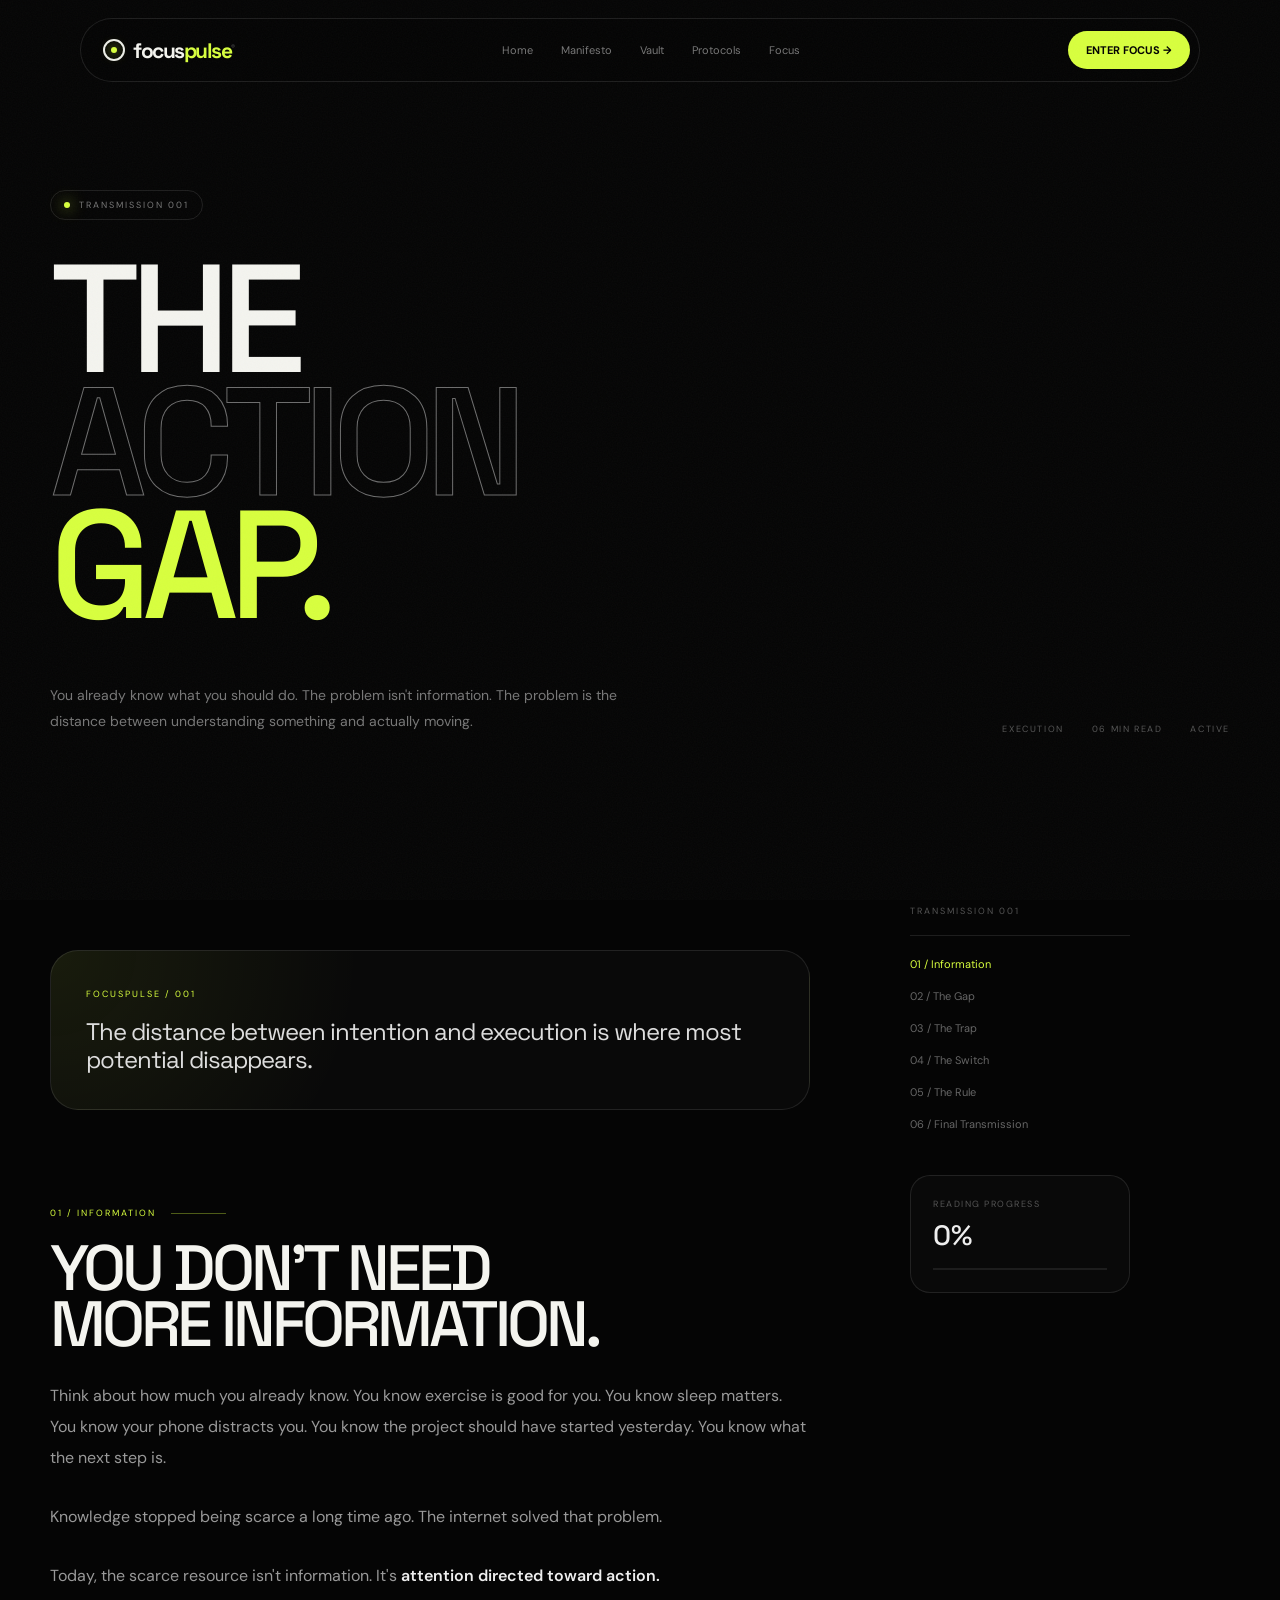
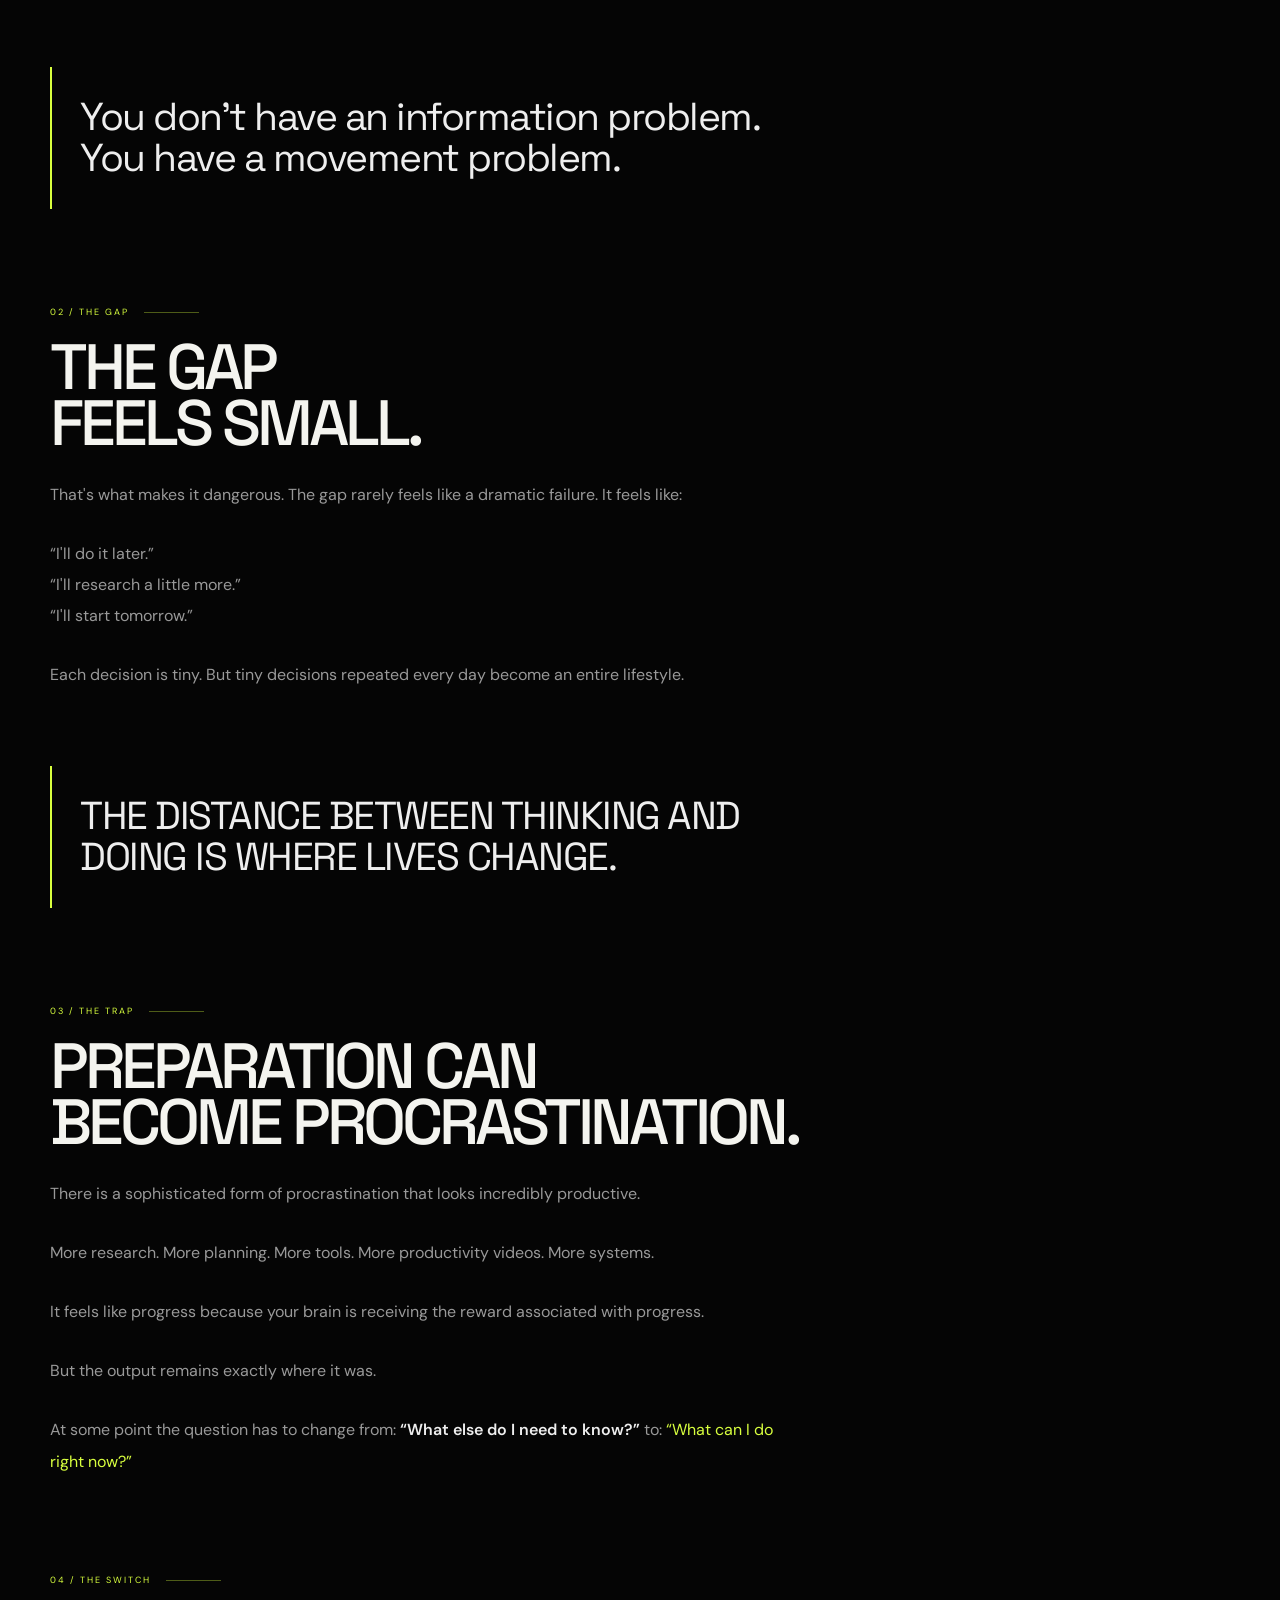
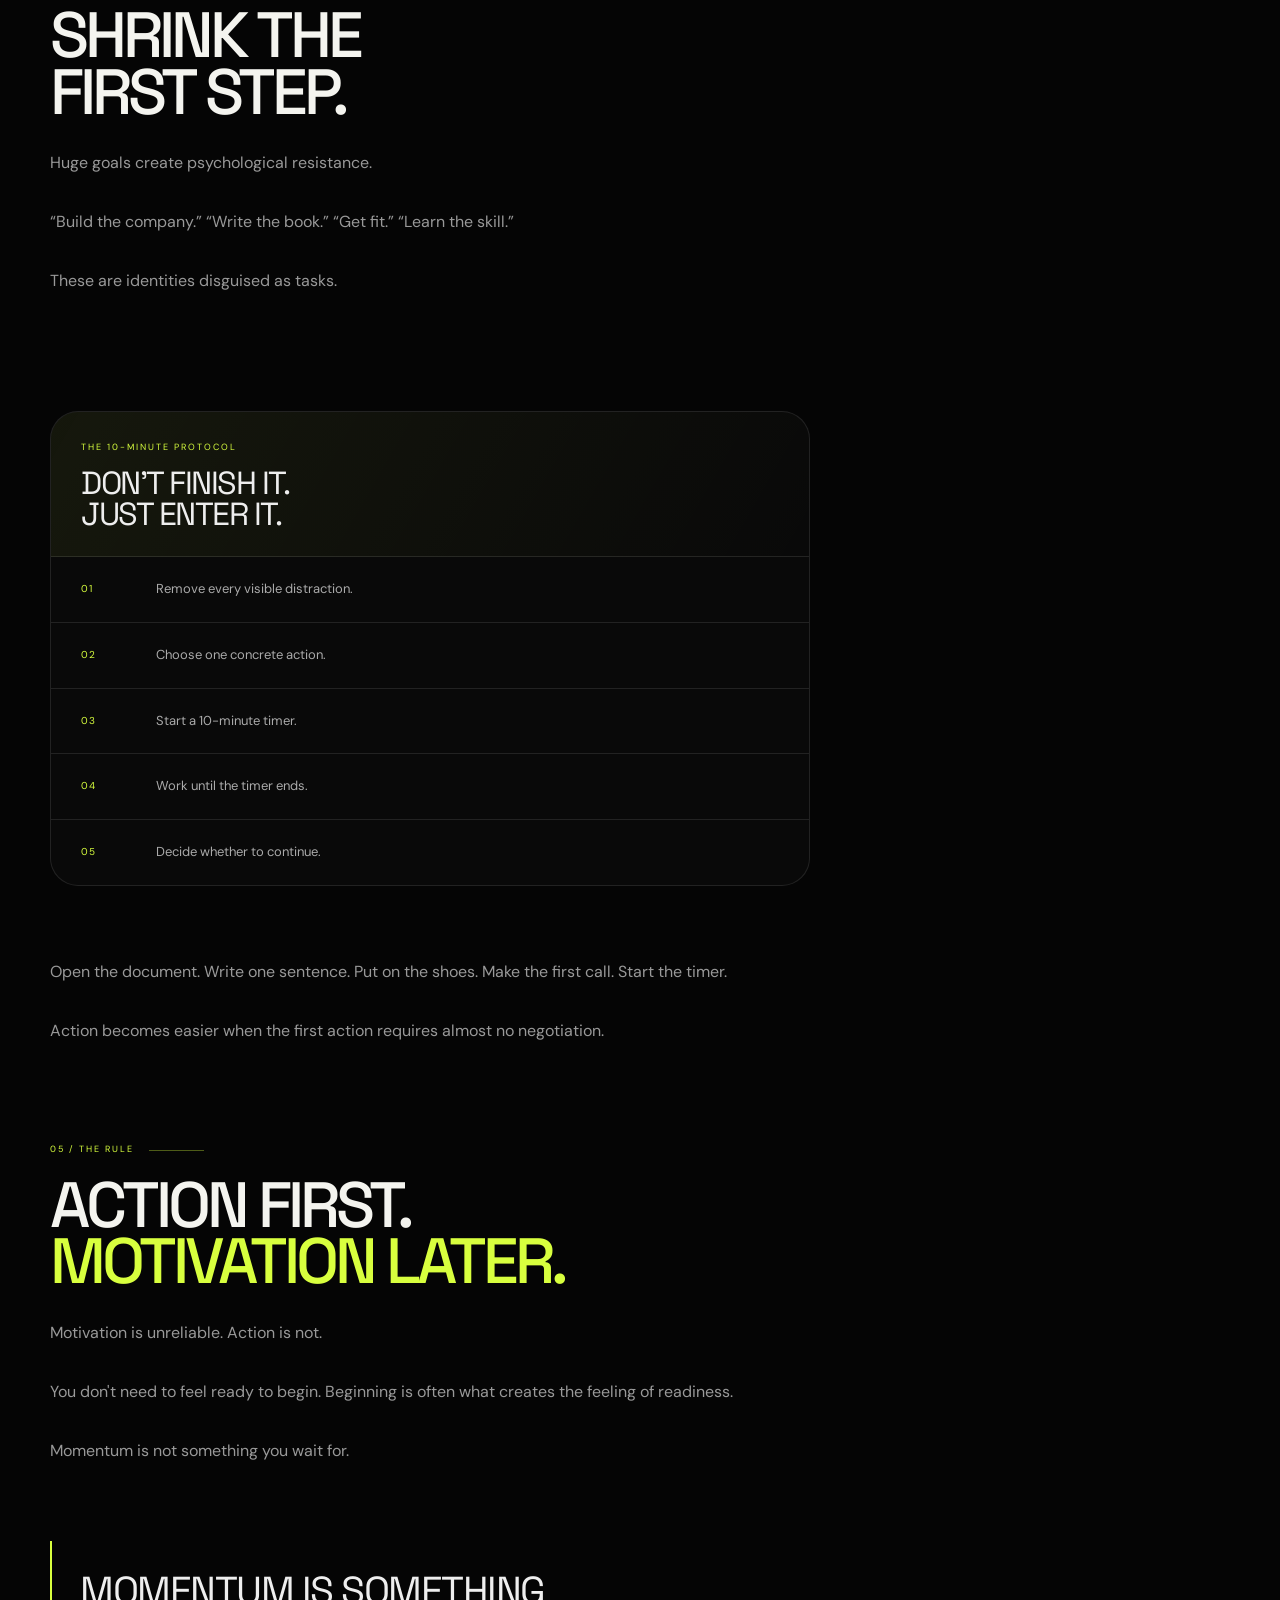
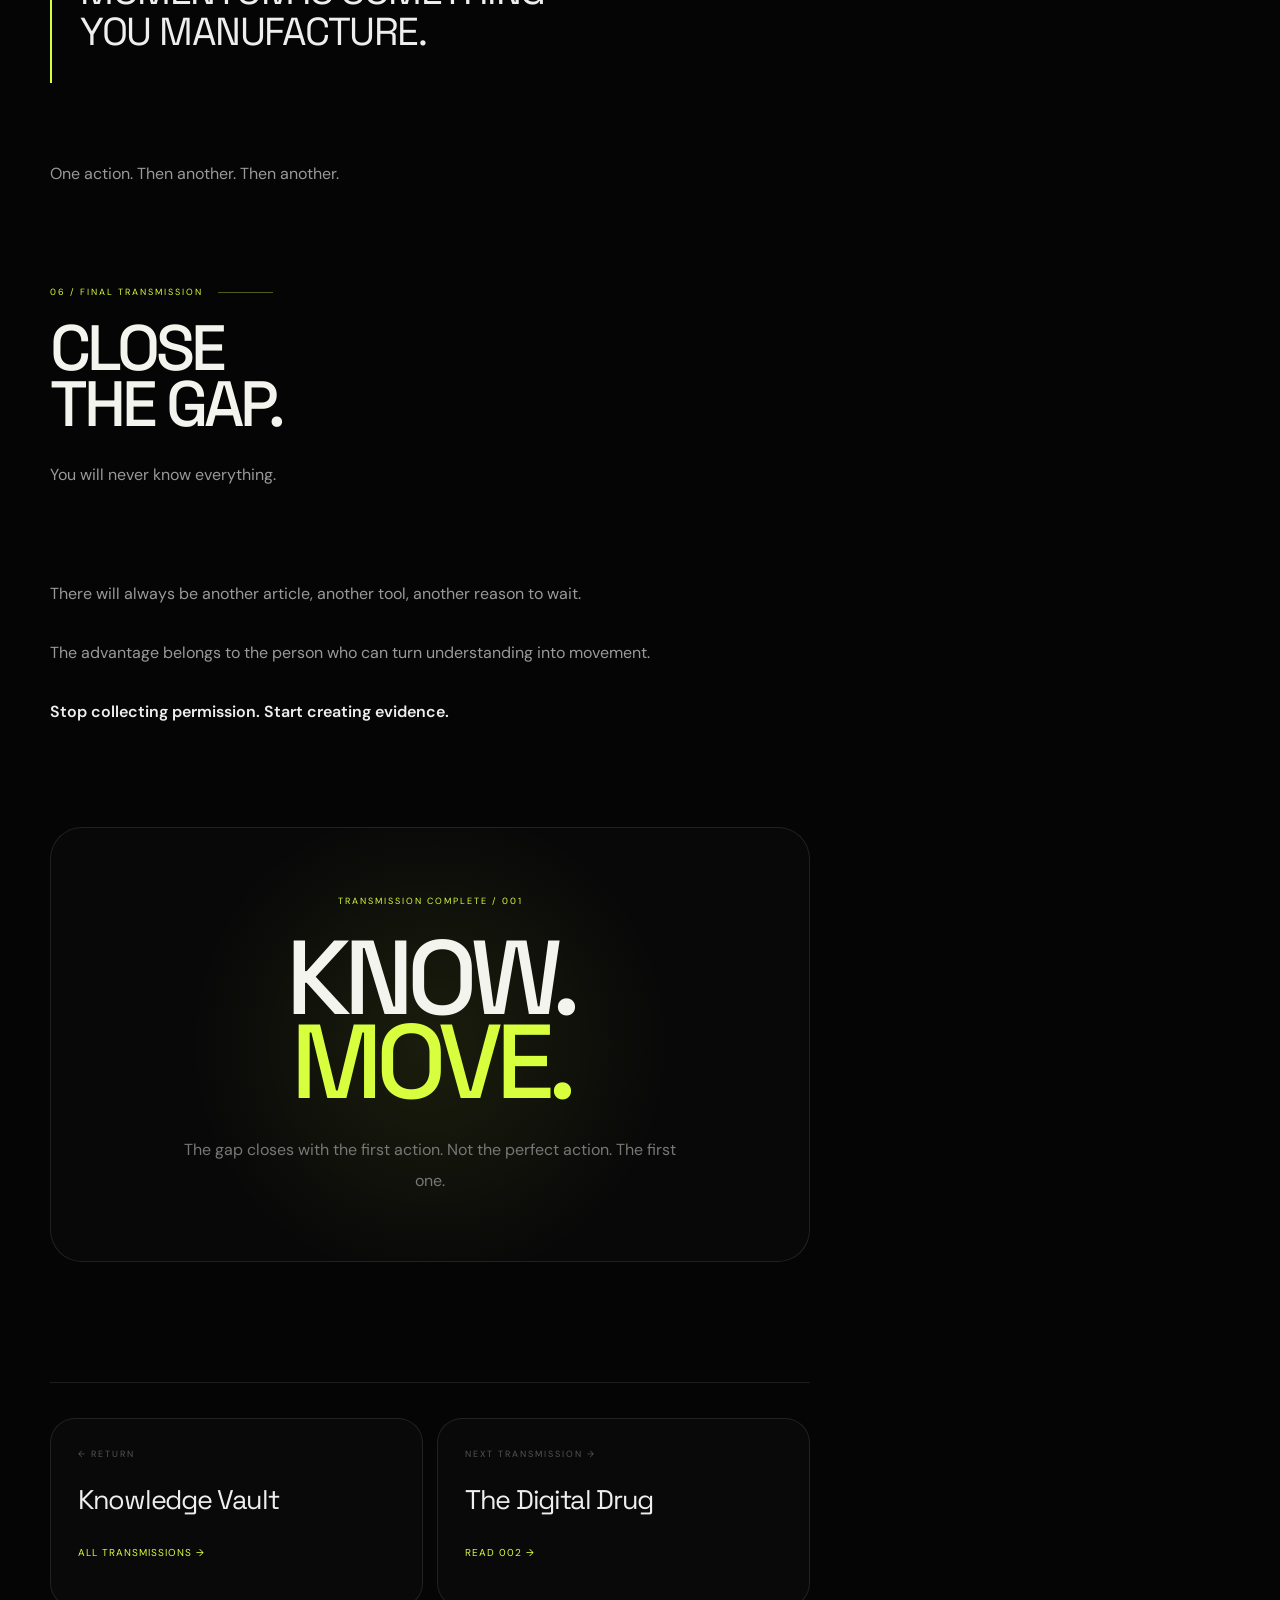
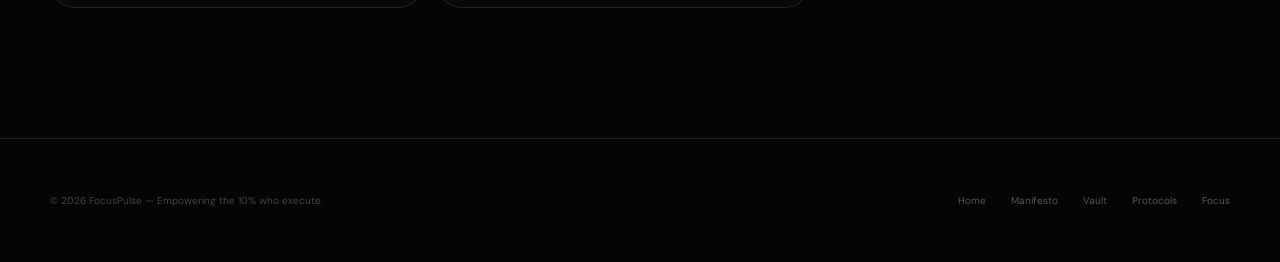
<file: article-action-gap.html>
<!DOCTYPE html>
<html lang="en">
<head>
<meta charset="UTF-8">
<meta name="viewport" content="width=device-width,initial-scale=1.0">
<meta name="theme-color" content="#050505">
<meta name="description" content="The Action Gap — FocusPulse. Turn understanding into movement.">

<title>The Action Gap — FocusPulse®</title>

<link rel="preconnect" href="https://fonts.googleapis.com">
<link rel="preconnect" href="https://fonts.gstatic.com" crossorigin>

<link href="https://fonts.googleapis.com/css2?family=DM+Sans:wght@400;500;600;700&family=Space+Grotesk:wght@400;500;600;700&display=swap" rel="stylesheet">

<style>

/* =========================================================
   FOCUSPULSE — ACTION GAP
   TRANSMISSION 001
   PREMIUM ARTICLE SYSTEM
========================================================= */

:root{
    --bg:#050505;
    --panel:#090909;
    --panel2:#0c0c0c;
    --text:#f4f4ef;
    --muted:#777;
    --soft:#999;
    --line:rgba(255,255,255,.10);
    --line2:rgba(255,255,255,.16);
    --lime:#d8ff3e;
    --ease:cubic-bezier(.16,1,.3,1);
}

*{
    margin:0;
    padding:0;
    box-sizing:border-box;
}

html{
    scroll-behavior:smooth;
    background:var(--bg);
}

body{
    background:var(--bg);
    color:var(--text);
    font-family:"DM Sans",sans-serif;
    overflow-x:hidden;
}

body::before{
    content:"";
    position:fixed;
    inset:0;
    z-index:-2;
    pointer-events:none;

    background-image:
        linear-gradient(
            rgba(255,255,255,.025) 1px,
            transparent 1px
        ),
        linear-gradient(
            90deg,
            rgba(255,255,255,.025) 1px,
            transparent 1px
        );

    background-size:80px 80px;

    mask-image:
        linear-gradient(
            to bottom,
            black,
            transparent
        );
}

body::after{
    content:"";
    position:fixed;
    inset:0;
    z-index:9999;
    pointer-events:none;

    opacity:.035;

    background-image:
        url("data:image/svg+xml,%3Csvg xmlns='http://www.w3.org/2000/svg' width='180' height='180'%3E%3Cfilter id='n'%3E%3CfeTurbulence type='fractalNoise' baseFrequency='.8' numOctaves='4' stitchTiles='stitch'/%3E%3C/filter%3E%3Crect width='100%25' height='100%25' filter='url(%23n)'/%3E%3C/svg%3E");
}

a{
    color:inherit;
    text-decoration:none;
}

::selection{
    background:var(--lime);
    color:#000;
}

::-webkit-scrollbar{
    width:7px;
}

::-webkit-scrollbar-track{
    background:#050505;
}

::-webkit-scrollbar-thumb{
    background:#292929;
    border-radius:50px;
}

/* =========================================================
   SCROLL PROGRESS
========================================================= */

.progress{
    position:fixed;
    top:0;
    left:0;

    width:0;
    height:2px;

    z-index:10000;

    background:var(--lime);

    box-shadow:
        0 0 18px rgba(216,255,62,.5);

    transition:width .08s linear;
}

/* =========================================================
   NAVIGATION
========================================================= */

.nav{
    position:fixed;

    top:18px;
    left:50%;

    transform:translateX(-50%);

    z-index:1000;

    width:min(
        1120px,
        calc(100% - 28px)
    );

    height:64px;

    display:flex;
    align-items:center;
    justify-content:space-between;

    padding:
        8px
        9px
        8px
        22px;

    border:
        1px solid var(--line);

    border-radius:100px;

    background:
        rgba(5,5,5,.72);

    backdrop-filter:blur(25px);
    -webkit-backdrop-filter:blur(25px);

    transition:
        background .4s var(--ease),
        border .4s var(--ease),
        box-shadow .4s var(--ease);
}

.nav.scrolled{
    background:rgba(5,5,5,.94);

    border-color:
        rgba(255,255,255,.16);

    box-shadow:
        0 20px 80px rgba(0,0,0,.35);
}

.logo{
    display:flex;
    align-items:center;

    gap:8px;

    font-family:"Space Grotesk";

    font-size:21px;

    font-weight:700;

    letter-spacing:-1.5px;
}

.logo-mark{
    width:22px;
    height:22px;

    border:
        2px solid #eee;

    border-radius:50%;

    position:relative;
}

.logo-mark::before{
    content:"";

    position:absolute;

    width:6px;
    height:6px;

    left:6px;
    top:6px;

    border-radius:50%;

    background:var(--lime);

    box-shadow:
        0 0 12px var(--lime);
}

.logo-text span{
    color:var(--lime);
}

.logo sup{
    color:#555;
    font-size:8px;
}

.nav-links{
    display:flex;

    gap:28px;

    color:#777;

    font-size:11px;
}

.nav-links a{
    transition:
        color .3s ease,
        transform .3s ease;
}

.nav-links a:hover{
    color:#fff;
}

.nav-cta{
    padding:
        12px
        18px;

    background:var(--lime);

    color:#000;

    border-radius:100px;

    font-size:11px;

    font-weight:700;

    transition:
        transform .35s var(--ease),
        box-shadow .35s var(--ease);
}

.nav-cta:hover{
    transform:translateY(-3px);

    box-shadow:
        0 15px 50px
        rgba(216,255,62,.20);
}

/* =========================================================
   GLOBAL CONTAINER
========================================================= */

.container{
    width:min(
        1180px,
        calc(100% - 40px)
    );

    margin:auto;
}

/* =========================================================
   HERO
========================================================= */

.hero{
    min-height:88vh;

    padding:
        190px
        0
        100px;

    display:flex;
    align-items:center;
}

.eyebrow{
    display:inline-flex;

    align-items:center;

    gap:9px;

    padding:
        8px
        13px;

    border:
        1px solid var(--line);

    border-radius:100px;

    color:#777;

    font-size:9px;

    letter-spacing:2px;

    text-transform:uppercase;
}

.dot{
    width:6px;
    height:6px;

    border-radius:50%;

    background:var(--lime);

    box-shadow:
        0 0 15px var(--lime);
}

.hero h1{
    margin-top:38px;

    max-width:1100px;

    font-family:"Space Grotesk";

    font-size:
        clamp(
            72px,
            12vw,
            155px
        );

    line-height:.80;

    letter-spacing:-10px;

    font-weight:500;
}

.outline{
    color:transparent;

    -webkit-text-stroke:
        1px rgba(255,255,255,.42);
}

.lime{
    color:var(--lime);
}

.hero-bottom{
    margin-top:55px;

    display:flex;

    align-items:flex-end;

    justify-content:space-between;

    gap:50px;
}

.intro{
    max-width:590px;

    color:var(--muted);

    font-size:14px;

    line-height:1.9;
}

.meta{
    display:flex;

    gap:28px;

    white-space:nowrap;

    color:#555;

    font-size:9px;

    letter-spacing:1.6px;

    text-transform:uppercase;
}

/* =========================================================
   ARTICLE AREA
========================================================= */

.article-section{
    padding:
        70px
        0
        130px;
}

.article-layout{
    display:grid;

    grid-template-columns:
        minmax(0,760px)
        220px;

    gap:100px;

    align-items:start;
}

.article-body{
    color:#999;

    font-size:16px;

    line-height:1.95;
}

.article-body p{
    margin-bottom:28px;
}

.article-body strong{
    color:#eee;

    font-weight:600;
}

.article-body em{
    color:var(--lime);

    font-style:normal;
}

/* =========================================================
   SECTION NUMBER
========================================================= */

.section-marker{
    display:flex;

    align-items:center;

    gap:15px;

    margin-top:95px;

    margin-bottom:18px;

    color:var(--lime);

    font-size:9px;

    letter-spacing:2px;

    text-transform:uppercase;
}

.section-marker::after{
    content:"";

    width:55px;

    height:1px;

    background:
        rgba(216,255,62,.35);
}

/* =========================================================
   ARTICLE HEADINGS
========================================================= */

.article-body h2{
    margin:
        0
        0
        27px;

    color:#f4f4ef;

    font-family:"Space Grotesk";

    font-size:
        clamp(
            38px,
            5vw,
            65px
        );

    line-height:.88;

    letter-spacing:-4px;

    font-weight:500;
}

.article-body h3{
    margin:
        0
        0
        20px;

    color:#f4f4ef;

    font-family:"Space Grotesk";

    font-size:27px;

    line-height:1;

    letter-spacing:-1.2px;

    font-weight:500;
}

/* =========================================================
   OPENING STATEMENT
========================================================= */

.opening{
    margin:
        45px
        0
        75px;

    padding:
        35px;

    border:
        1px solid var(--line);

    border-radius:28px;

    background:
        radial-gradient(
            circle at 0% 0%,
            rgba(216,255,62,.08),
            transparent 40%
        ),
        var(--panel);
}

.opening-label{
    margin-bottom:15px;

    color:var(--lime);

    font-size:9px;

    letter-spacing:2px;

    text-transform:uppercase;
}

.opening p{
    margin:0;

    color:#ddd;

    font-family:"Space Grotesk";

    font-size:24px;

    line-height:1.15;

    letter-spacing:-1px;
}

/* =========================================================
   QUOTE
========================================================= */

.quote{
    margin:
        75px
        0;

    padding:
        30px
        0
        30px
        28px;

    border-left:
        2px solid var(--lime);

    color:#eee;

    font-family:"Space Grotesk";

    font-size:
        clamp(
            27px,
            4vw,
            39px
        );

    line-height:1.05;

    letter-spacing:-1.5px;
}

/* =========================================================
   PROTOCOL
========================================================= */

.protocol{
    margin:
        55px
        0
        70px;

    overflow:hidden;

    border:
        1px solid var(--line);

    border-radius:28px;

    background:#090909;
}

.protocol-header{
    padding:27px 30px;

    border-bottom:
        1px solid var(--line);

    background:
        linear-gradient(
            120deg,
            rgba(216,255,62,.06),
            transparent
        );
}

.protocol-label{
    color:var(--lime);

    font-size:9px;

    letter-spacing:2px;

    text-transform:uppercase;
}

.protocol-title{
    margin-top:12px;

    color:#eee;

    font-family:"Space Grotesk";

    font-size:32px;

    line-height:.95;

    letter-spacing:-1.5px;
}

.protocol-row{
    display:grid;

    grid-template-columns:
        55px
        1fr;

    gap:20px;

    padding:
        22px
        30px;

    border-bottom:
        1px solid var(--line);

    transition:
        background .35s ease,
        padding-left .35s var(--ease);
}

.protocol-row:last-child{
    border-bottom:0;
}

.protocol-row:hover{
    background:
        rgba(216,255,62,.025);

    padding-left:35px;
}

.protocol-number{
    color:var(--lime);

    font-size:10px;

    letter-spacing:1px;
}

.protocol-row p{
    margin:0;

    color:#aaa;

    font-size:13px;

    line-height:1.6;
}

/* =========================================================
   FINAL TRANSMISSION
========================================================= */

.final{
    margin-top:100px;

    padding:
        65px
        40px;

    text-align:center;

    border:
        1px solid var(--line);

    border-radius:32px;

    background:
        radial-gradient(
            circle at center,
            rgba(216,255,62,.09),
            transparent 55%
        ),
        #080808;
}

.final-label{
    color:var(--lime);

    font-size:9px;

    letter-spacing:2px;

    text-transform:uppercase;
}

.final h2{
    margin-top:25px;

    font-size:
        clamp(
            55px,
            9vw,
            105px
        );

    letter-spacing:-7px;

    line-height:.8;
}

.final p{
    max-width:500px;

    margin:
        30px
        auto
        0;

    color:#777;
}

/* =========================================================
   SIDEBAR
========================================================= */

.sidebar{
    position:sticky;

    top:110px;
}

.side-label{
    margin-bottom:18px;

    color:#555;

    font-size:9px;

    letter-spacing:2px;

    text-transform:uppercase;
}

.side-line{
    height:1px;

    margin-bottom:12px;

    background:var(--line);
}

.side-link{
    display:block;

    padding:
        9px
        0;

    color:#666;

    font-size:11px;

    transition:
        color .3s,
        transform .3s;
}

.side-link:hover{
    color:var(--lime);

    transform:translateX(5px);
}

.progress-card{
    margin-top:35px;

    padding:22px;

    border:
        1px solid var(--line);

    border-radius:20px;

    background:#090909;
}

.progress-card span{
    display:block;

    color:#555;

    font-size:9px;

    letter-spacing:1.5px;

    text-transform:uppercase;
}

.progress-card strong{
    display:block;

    margin-top:7px;

    color:#eee;

    font-family:"Space Grotesk";

    font-size:28px;

    font-weight:500;
}

.reading-line{
    height:2px;

    margin-top:15px;

    overflow:hidden;

    background:#1d1d1d;
}

.reading-line span{
    display:block;

    width:0;

    height:100%;

    background:var(--lime);
}

/* =========================================================
   NEXT / PREVIOUS
========================================================= */

.bottom-nav{
    margin-top:120px;

    padding-top:35px;

    border-top:
        1px solid var(--line);

    display:grid;

    grid-template-columns:
        1fr
        1fr;

    gap:14px;
}

.bottom-card{
    min-height:190px;

    padding:27px;

    border:
        1px solid var(--line);

    border-radius:25px;

    background:#090909;

    transition:
        transform .45s var(--ease),
        border .45s ease,
        background .45s ease;
}

.bottom-card:hover{
    transform:translateY(-7px);

    border-color:
        rgba(216,255,62,.25);

    background:#0b0b0b;
}

.bottom-label{
    color:#555;

    font-size:9px;

    letter-spacing:2px;

    text-transform:uppercase;
}

.bottom-title{
    margin-top:22px;

    color:#eee;

    font-family:"Space Grotesk";

    font-size:27px;

    line-height:1;

    letter-spacing:-1.3px;
}

.bottom-arrow{
    margin-top:30px;

    color:var(--lime);

    font-size:10px;

    letter-spacing:1px;
}

/* =========================================================
   FOOTER
========================================================= */

footer{
    padding:
        55px
        0;

    border-top:
        1px solid var(--line);
}

.footer{
    display:flex;

    align-items:center;

    justify-content:space-between;

    gap:25px;
}

.footer-copy{
    color:#444;

    font-size:10px;
}

.footer-links{
    display:flex;

    flex-wrap:wrap;

    gap:25px;

    color:#555;

    font-size:10px;
}

.footer-links a:hover{
    color:#fff;
}

/* =========================================================
   REVEAL ANIMATION
========================================================= */

.reveal{
    opacity:0;

    transform:
        translateY(30px);

    transition:
        opacity .9s var(--ease),
        transform .9s var(--ease);
}

.reveal.visible{
    opacity:1;

    transform:none;
}

/* =========================================================
   MOBILE
========================================================= */

@media(max-width:850px){

    .nav-links{
        display:none;
    }

    .hero{
        padding-top:150px;
    }

    .hero h1{
        letter-spacing:-6px;
    }

    .hero-bottom{
        display:block;
    }

    .meta{
        margin-top:28px;
    }

    .article-layout{
        grid-template-columns:1fr;
    }

    .sidebar{
        display:none;
    }
}

@media(max-width:600px){

    .container{
        width:calc(100% - 28px);
    }

    .nav{
        top:10px;

        height:58px;

        padding-left:16px;
    }

    .nav-cta{
        display:none;
    }

    .hero{
        min-height:auto;

        padding:
            135px
            0
            80px;
    }

    .hero h1{
        font-size:62px;

        letter-spacing:-5px;
    }

    .intro{
        font-size:13px;
    }

    .article-body{
        font-size:15px;
    }

    .article-body h2{
        letter-spacing:-2.5px;
    }

    .opening{
        padding:25px;
    }

    .opening p{
        font-size:20px;
    }

    .quote{
        font-size:27px;
    }

    .protocol-row{
        grid-template-columns:
            35px
            1fr;

        padding:
            20px;
    }

    .protocol-row:hover{
        padding-left:25px;
    }

    .final{
        padding:
            50px
            22px;
    }

    .final h2{
        letter-spacing:-5px;
    }

    .bottom-nav{
        grid-template-columns:1fr;
    }

    .footer{
        display:block;
    }

    .footer-links{
        margin-top:25px;
    }
}

@media(prefers-reduced-motion:reduce){

    *{
        scroll-behavior:auto!important;

        transition:none!important;
    }

    .reveal{
        opacity:1;

        transform:none;
    }
}

</style>
</head>

<body>

<div class="progress" id="progress"></div>


<!-- =======================================================
     NAV
======================================================= -->

<header class="nav" id="nav">

<a href="index.html" class="logo">

<span class="logo-mark"></span>

<span class="logo-text">
focus<span>pulse</span><sup>®</sup>
</span>

</a>


<nav class="nav-links">

<a href="index.html">
Home
</a>

<a href="manifesto.html">
Manifesto
</a>

<a href="vault.html">
Vault
</a>

<a href="protocols.html">
Protocols
</a>

<a href="focus.html">
Focus
</a>

</nav>


<a
href="focus.html"
class="nav-cta"
>
ENTER FOCUS →
</a>

</header>



<!-- =======================================================
     HERO
======================================================= -->

<main>

<section class="hero">

<div class="container">

<div class="eyebrow reveal">

<span class="dot"></span>

TRANSMISSION 001

</div>


<h1 class="reveal">

THE<br>

<span class="outline">
ACTION
</span><br>

<span class="lime">
GAP.
</span>

</h1>


<div class="hero-bottom reveal">

<p class="intro">

You already know what you should do.
The problem isn't information.
The problem is the distance between understanding something
and actually moving.

</p>


<div class="meta">

<span>
EXECUTION
</span>

<span>
06 MIN READ
</span>

<span>
ACTIVE
</span>

</div>

</div>

</div>

</section>



<!-- =======================================================
     ARTICLE
======================================================= -->

<section class="article-section">

<div class="container">

<div class="article-layout">


<article class="article-body">


<div class="opening reveal">

<div class="opening-label">
FOCUSPULSE / 001
</div>

<p>
The distance between intention and execution
is where most potential disappears.
</p>

</div>



<!-- 01 -->

<div
class="section-marker reveal"
id="information"
>
01 / INFORMATION
</div>


<h2 class="reveal">

YOU DON'T NEED<br>
MORE INFORMATION.

</h2>


<p class="reveal">

Think about how much you already know.
You know exercise is good for you.
You know sleep matters.
You know your phone distracts you.
You know the project should have started yesterday.
You know what the next step is.

</p>


<p class="reveal">

Knowledge stopped being scarce a long time ago.
The internet solved that problem.

</p>


<p class="reveal">

Today, the scarce resource isn't information.

It's <strong>attention directed toward action.</strong>

</p>



<div class="quote reveal">

You don't have an information problem.
You have a movement problem.

</div>



<!-- 02 -->

<div
class="section-marker reveal"
id="gap"
>
02 / THE GAP
</div>


<h2 class="reveal">

THE GAP<br>
FEELS SMALL.

</h2>


<p class="reveal">

That's what makes it dangerous.

The gap rarely feels like a dramatic failure.

It feels like:

</p>


<div class="highlight reveal">

<p>
“I'll do it later.”<br>
“I'll research a little more.”<br>
“I'll start tomorrow.”
</p>

</div>


<p class="reveal">

Each decision is tiny.

But tiny decisions repeated every day
become an entire lifestyle.

</p>


<div class="quote reveal">

THE DISTANCE BETWEEN THINKING AND DOING
IS WHERE LIVES CHANGE.

</div>



<!-- 03 -->

<div
class="section-marker reveal"
id="trap"
>
03 / THE TRAP
</div>


<h2 class="reveal">

PREPARATION CAN<br>
BECOME PROCRASTINATION.

</h2>


<p class="reveal">

There is a sophisticated form of procrastination
that looks incredibly productive.

</p>


<p class="reveal">

More research.

More planning.

More tools.

More productivity videos.

More systems.

</p>


<p class="reveal">

It feels like progress because your brain is receiving
the reward associated with progress.

</p>


<p class="reveal">

But the output remains exactly where it was.

</p>


<p class="reveal">

At some point the question has to change from:

<strong>
“What else do I need to know?”
</strong>

to:

<em>
“What can I do right now?”
</em>

</p>



<!-- 04 -->

<div
class="section-marker reveal"
id="switch"
>
04 / THE SWITCH
</div>


<h2 class="reveal">

SHRINK THE<br>
FIRST STEP.

</h2>


<p class="reveal">

Huge goals create psychological resistance.

</p>


<p class="reveal">

“Build the company.”

“Write the book.”

“Get fit.”

“Learn the skill.”

</p>


<p class="reveal">

These are identities disguised as tasks.

</p>


<p class="reveal">

Replace them with something almost embarrassingly small.

</p>


<div class="protocol reveal">

<div class="protocol-header">

<div class="protocol-label">
THE 10-MINUTE PROTOCOL
</div>

<div class="protocol-title">
DON'T FINISH IT.<br>
JUST ENTER IT.
</div>

</div>


<div class="protocol-row">

<div class="protocol-number">
01
</div>

<p>
Remove every visible distraction.
</p>

</div>


<div class="protocol-row">

<div class="protocol-number">
02
</div>

<p>
Choose one concrete action.
</p>

</div>


<div class="protocol-row">

<div class="protocol-number">
03
</div>

<p>
Start a 10-minute timer.
</p>

</div>


<div class="protocol-row">

<div class="protocol-number">
04
</div>

<p>
Work until the timer ends.
</p>

</div>


<div class="protocol-row">

<div class="protocol-number">
05
</div>

<p>
Decide whether to continue.
</p>

</div>

</div>


<p class="reveal">

Open the document.

Write one sentence.

Put on the shoes.

Make the first call.

Start the timer.

</p>


<p class="reveal">

Action becomes easier when the first action
requires almost no negotiation.

</p>



<!-- 05 -->

<div
class="section-marker reveal"
id="rule"
>
05 / THE RULE
</div>


<h2 class="reveal">

ACTION FIRST.<br>
<span class="lime">
MOTIVATION LATER.
</span>

</h2>


<p class="reveal">

Motivation is unreliable.

Action is not.

</p>


<p class="reveal">

You don't need to feel ready to begin.

Beginning is often what creates
the feeling of readiness.

</p>


<p class="reveal">

Momentum is not something you wait for.

</p>


<div class="quote reveal">

MOMENTUM IS SOMETHING<br>
YOU MANUFACTURE.

</div>


<p class="reveal">

One action.

Then another.

Then another.

</p>



<!-- 06 -->

<div
class="section-marker reveal"
id="final"
>
06 / FINAL TRANSMISSION
</div>


<h2 class="reveal">

CLOSE<br>
THE GAP.

</h2>


<p class="reveal">

You will never know everything.

</p>


<p class="reveal">

You will never feel completely ready.

</p>


<p class="reveal">

There will always be another article,
another tool,
another reason to wait.

</p>


<p class="reveal">

The advantage belongs to the person
who can turn understanding into movement.

</p>


<div class="highlight reveal">

<p>

<strong>
Stop collecting permission.
Start creating evidence.
</strong>

</p>

</div>



<div class="final reveal">

<div class="final-label">
TRANSMISSION COMPLETE / 001
</div>

<h2>
KNOW.<br>
<span class="lime">
MOVE.
</span>
</h2>

<p>
The gap closes with the first action.
Not the perfect action.
The first one.
</p>

</div>



<!-- =======================================================
     NAVIGATION
======================================================= -->

<div class="bottom-nav reveal">


<a
href="vault.html"
class="bottom-card"
>

<div class="bottom-label">
← RETURN
</div>

<div class="bottom-title">
Knowledge Vault
</div>

<div class="bottom-arrow">
ALL TRANSMISSIONS →
</div>

</a>


<a
href="article-digital-drug.html"
class="bottom-card"
>

<div class="bottom-label">
NEXT TRANSMISSION →
</div>

<div class="bottom-title">
The Digital Drug
</div>

<div class="bottom-arrow">
READ 002 →
</div>

</a>


</div>


</article>



<!-- =======================================================
     SIDEBAR
======================================================= -->

<aside class="sidebar">


<div class="side-label">
TRANSMISSION 001
</div>


<div class="side-line"></div>


<a
href="#information"
class="side-link"
>
01 / Information
</a>


<a
href="#gap"
class="side-link"
>
02 / The Gap
</a>


<a
href="#trap"
class="side-link"
>
03 / The Trap
</a>


<a
href="#switch"
class="side-link"
>
04 / The Switch
</a>


<a
href="#rule"
class="side-link"
>
05 / The Rule
</a>


<a
href="#final"
class="side-link"
>
06 / Final Transmission
</a>



<div class="progress-card">

<span>
READING PROGRESS
</span>

<strong id="readingPercent">
0%
</strong>

<div class="reading-line">

<span id="readingLine">
</span>

</div>

</div>


</aside>


</div>

</div>

</section>

</main>



<!-- =======================================================
     FOOTER
======================================================= -->

<footer>

<div class="container footer">


<div class="footer-copy">

© <span id="year"></span>
FocusPulse — Empowering the 10% who execute.

</div>


<div class="footer-links">

<a href="index.html">
Home
</a>

<a href="manifesto.html">
Manifesto
</a>

<a href="vault.html">
Vault
</a>

<a href="protocols.html">
Protocols
</a>

<a href="focus.html">
Focus
</a>

</div>


</div>

</footer>



<script>

/* =========================================================
   FOCUSPULSE — ACTION GAP ENGINE
========================================================= */

const progress =
document.getElementById("progress");

const readingLine =
document.getElementById("readingLine");

const readingPercent =
document.getElementById("readingPercent");

const nav =
document.getElementById("nav");


/* =========================================================
   SCROLL PROGRESS
========================================================= */

function updateProgress(){

    const scrollTop =
        window.scrollY;

    const documentHeight =
        document.documentElement.scrollHeight
        -
        window.innerHeight;

    const percentage =
        documentHeight > 0
        ?
        (scrollTop / documentHeight) * 100
        :
        0;

    const value =
        Math.min(
            100,
            Math.max(
                0,
                percentage
            )
        );

    progress.style.width =
        value + "%";

    readingLine.style.width =
        value + "%";

    readingPercent.textContent =
        Math.round(value) + "%";
}


window.addEventListener(
    "scroll",
    updateProgress,
    {passive:true}
);

updateProgress();



/* =========================================================
   NAV STATE
========================================================= */

function updateNav(){

    if(window.scrollY > 25){

        nav.classList.add(
            "scrolled"
        );

    }else{

        nav.classList.remove(
            "scrolled"
        );

    }

}


window.addEventListener(
    "scroll",
    updateNav,
    {passive:true}
);

updateNav();



/* =========================================================
   REVEAL
========================================================= */

const revealElements =
    document.querySelectorAll(
        ".reveal"
    );

const reduceMotion =
    window.matchMedia(
        "(prefers-reduced-motion: reduce)"
    ).matches;


if(
    "IntersectionObserver" in window
    &&
    !reduceMotion
){

    const observer =
        new IntersectionObserver(
            (entries, observer) => {

                entries.forEach(
                    entry => {

                        if(
                            !entry.isIntersecting
                        ){
                            return;
                        }

                        entry.target.classList.add(
                            "visible"
                        );

                        observer.unobserve(
                            entry.target
                        );

                    }
                );

            },
            {
                threshold:.10,
                rootMargin:
                    "0px 0px -50px 0px"
            }
        );


    revealElements.forEach(
        element =>
            observer.observe(
                element
            )
    );

}else{

    revealElements.forEach(
        element =>
            element.classList.add(
                "visible"
            )
    );

}



/* =========================================================
   SIDEBAR ACTIVE SECTION
========================================================= */

const sideLinks =
    document.querySelectorAll(
        ".side-link"
    );

const articleSections = [
    document.getElementById("information"),
    document.getElementById("gap"),
    document.getElementById("trap"),
    document.getElementById("switch"),
    document.getElementById("rule"),
    document.getElementById("final")
];


if(
    "IntersectionObserver" in window
){

    const sectionObserver =
        new IntersectionObserver(
            entries => {

                entries.forEach(
                    entry => {

                        if(
                            !entry.isIntersecting
                        ){
                            return;
                        }

                        sideLinks.forEach(
                            link =>
                                link.style.color =
                                    "#666"
                        );

                        const active =
                            document.querySelector(
                                `.side-link[href="#${entry.target.id}"]`
                            );

                        if(active){

                            active.style.color =
                                "#d8ff3e";

                        }

                    }
                );

            },
            {
                rootMargin:
                    "-35% 0px -55% 0px"
            }
        );


    articleSections.forEach(
        section => {

            if(section){
                sectionObserver.observe(
                    section
                );
            }

        }
    );

}



/* =========================================================
   SMOOTH SIDEBAR LINKS
========================================================= */

sideLinks.forEach(
    link => {

        link.addEventListener(
            "click",
            event => {

                const targetId =
                    link.getAttribute(
                        "href"
                    );

                if(
                    !targetId ||
                    targetId === "#"
                ){
                    return;
                }

                const target =
                    document.querySelector(
                        targetId
                    );

                if(!target){
                    return;
                }

                event.preventDefault();

                target.scrollIntoView({
                    behavior:
                        reduceMotion
                        ?
                        "auto"
                        :
                        "smooth",
                    block:"start"
                });

            }
        );

    }
);



/* =========================================================
   YEAR
========================================================= */

document.getElementById(
    "year"
).textContent =
    new Date().getFullYear();



/* =========================================================
   POINTER CARD EFFECT
========================================================= */

if(
    !reduceMotion &&
    window.matchMedia(
        "(pointer:fine)"
    ).matches
){

    document
        .querySelectorAll(
            ".bottom-card,.protocol,.opening,.final"
        )
        .forEach(
            card => {

                card.addEventListener(
                    "pointermove",
                    event => {

                        const rect =
                            card.getBoundingClientRect();

                        const x =
                            event.clientX -
                            rect.left;

                        const y =
                            event.clientY -
                            rect.top;

                        card.style.setProperty(
                            "--mx",
                            x + "px"
                        );

                        card.style.setProperty(
                            "--my",
                            y + "px"
                        );

                    }
                );

            }
        );

}



/* =========================================================
   KEYBOARD
========================================================= */

document.addEventListener(
    "keydown",
    event => {

        if(
            event.key === "Escape"
        ){

            document
                .activeElement
                ?.blur();

        }

    }
);

</script>

</body>
</html>
</file>
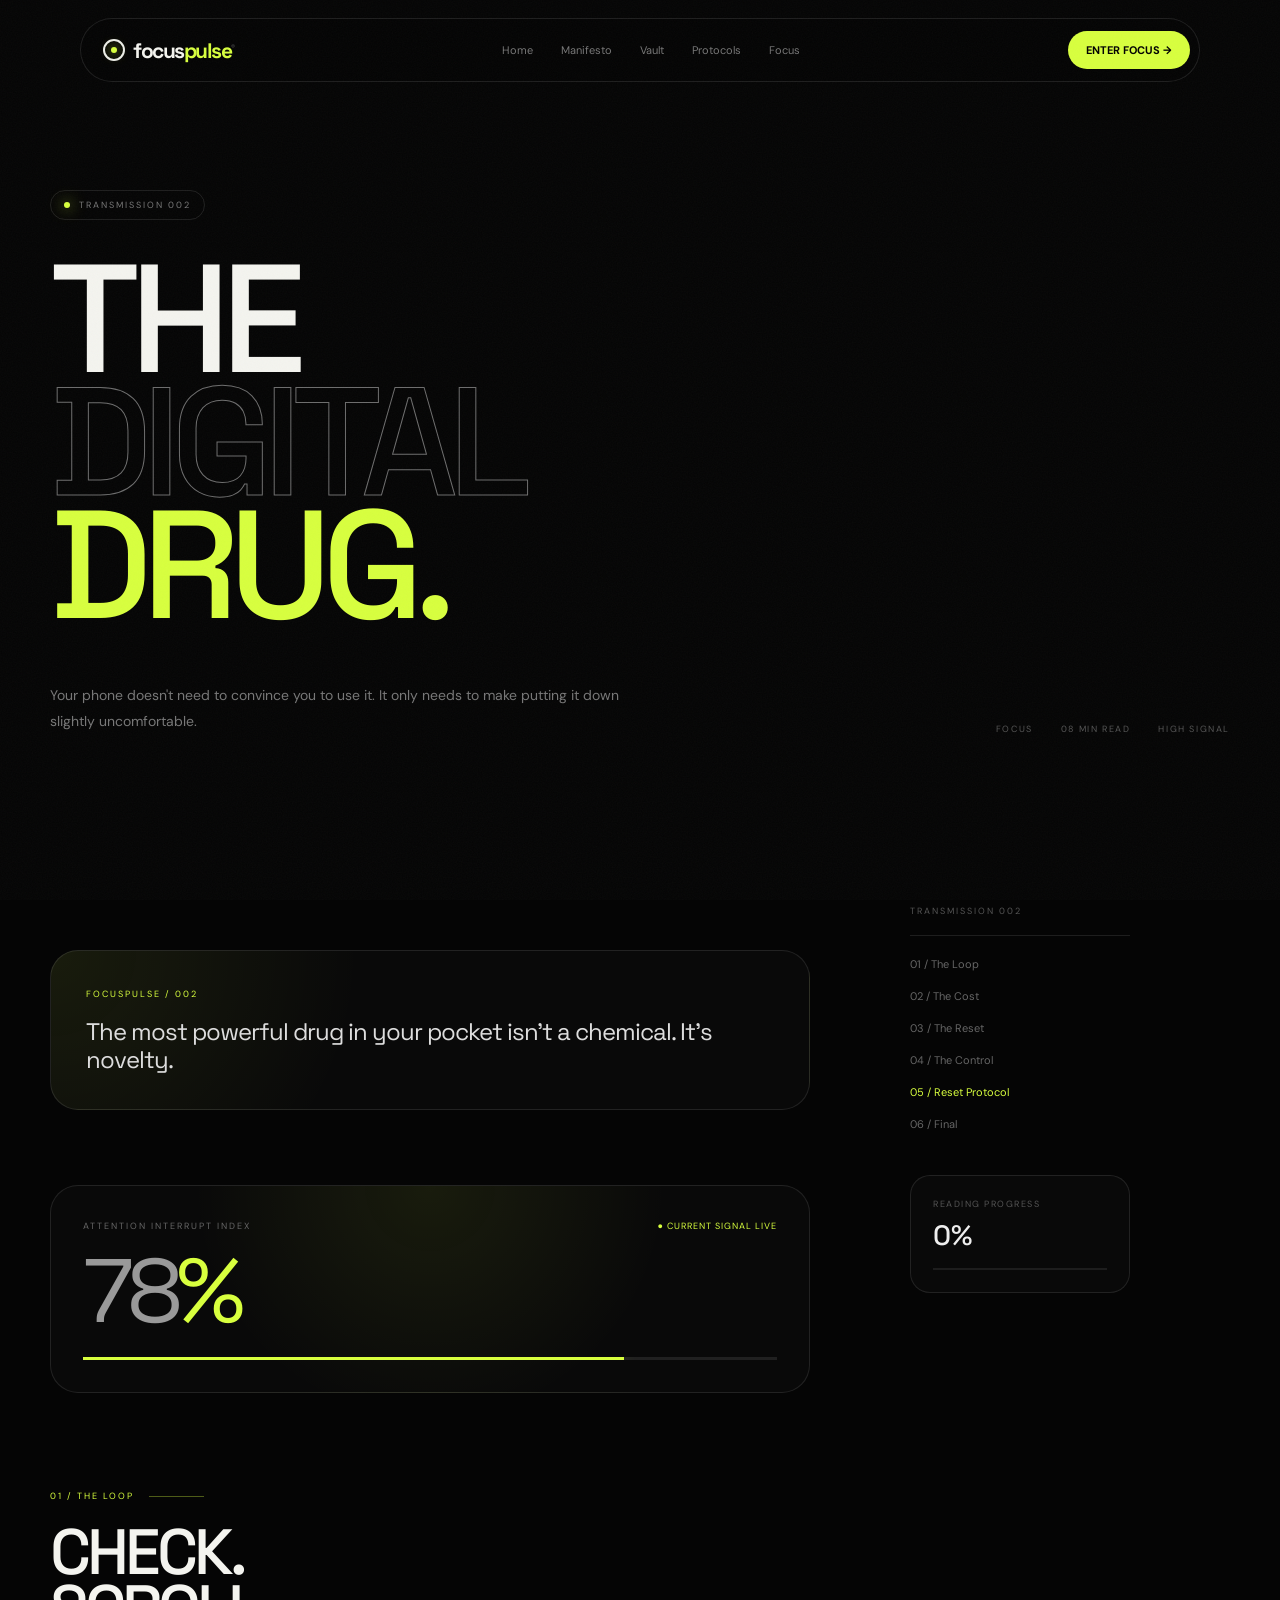
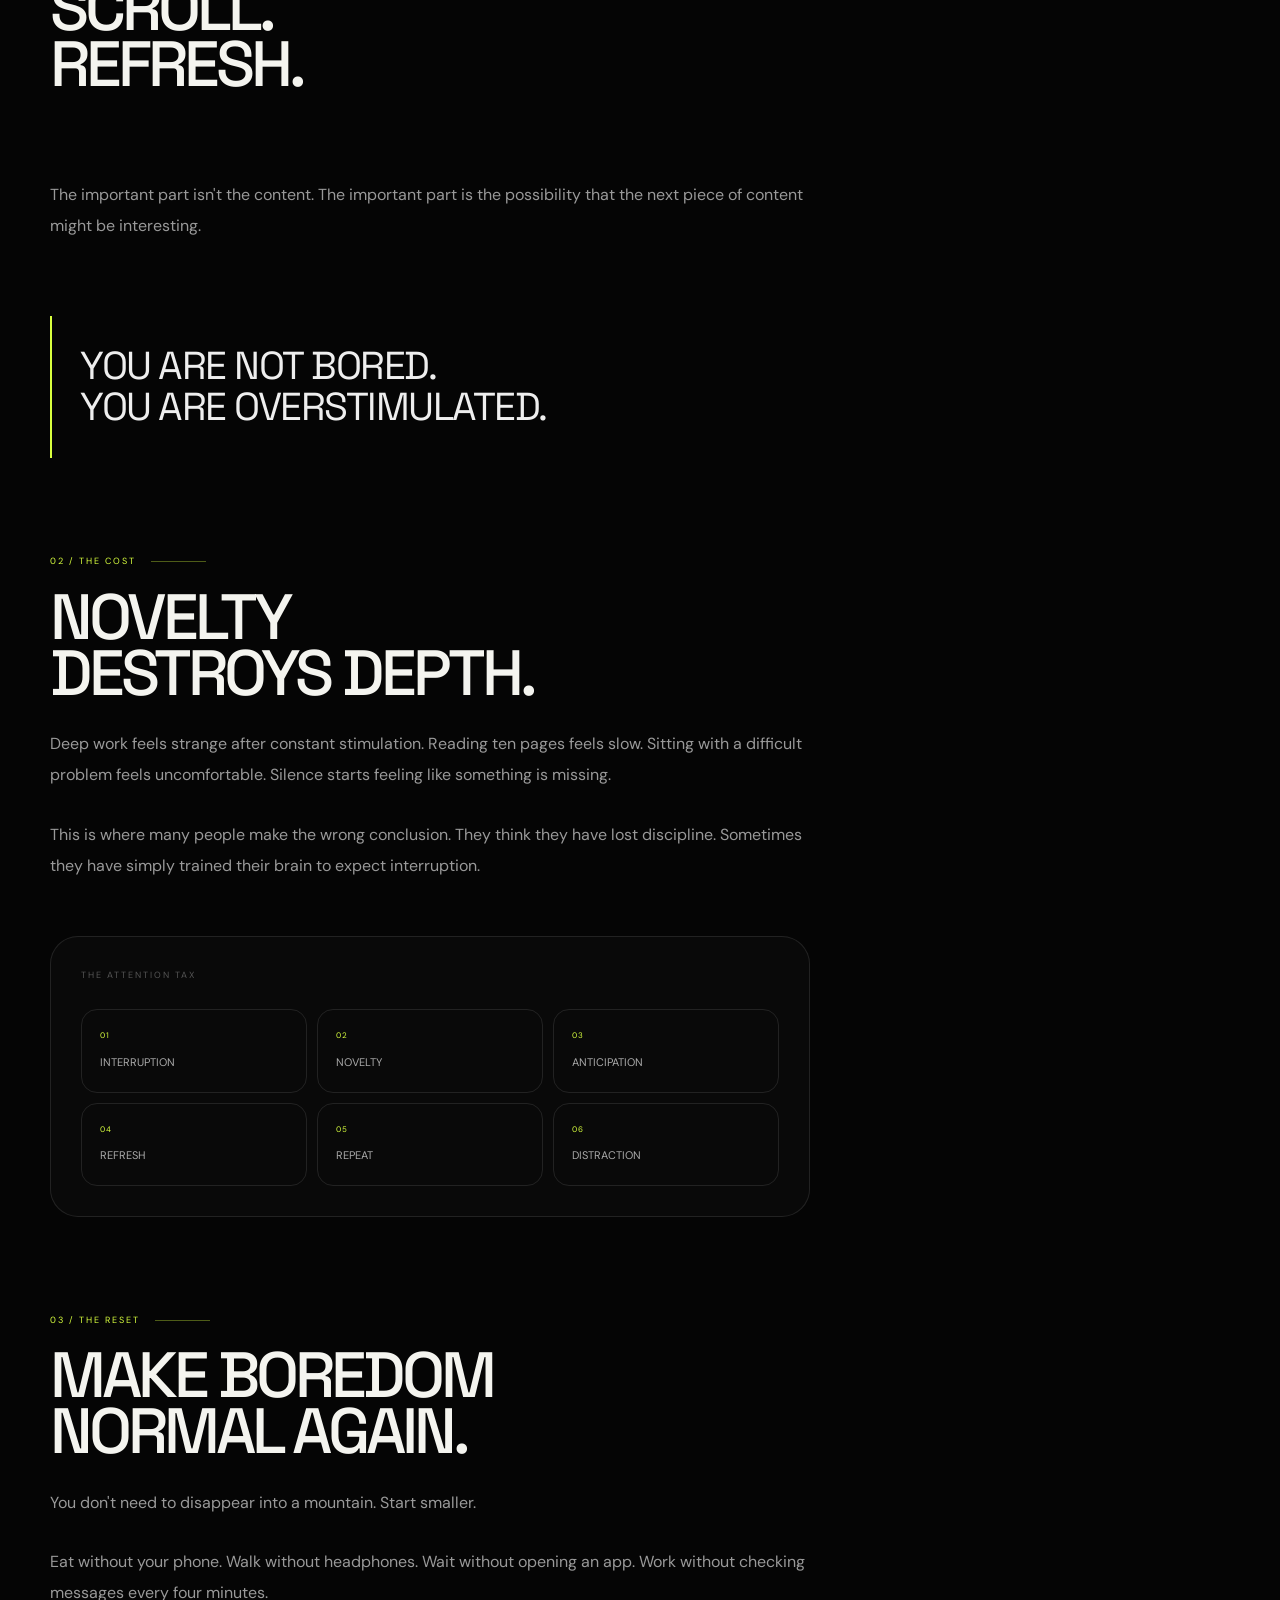
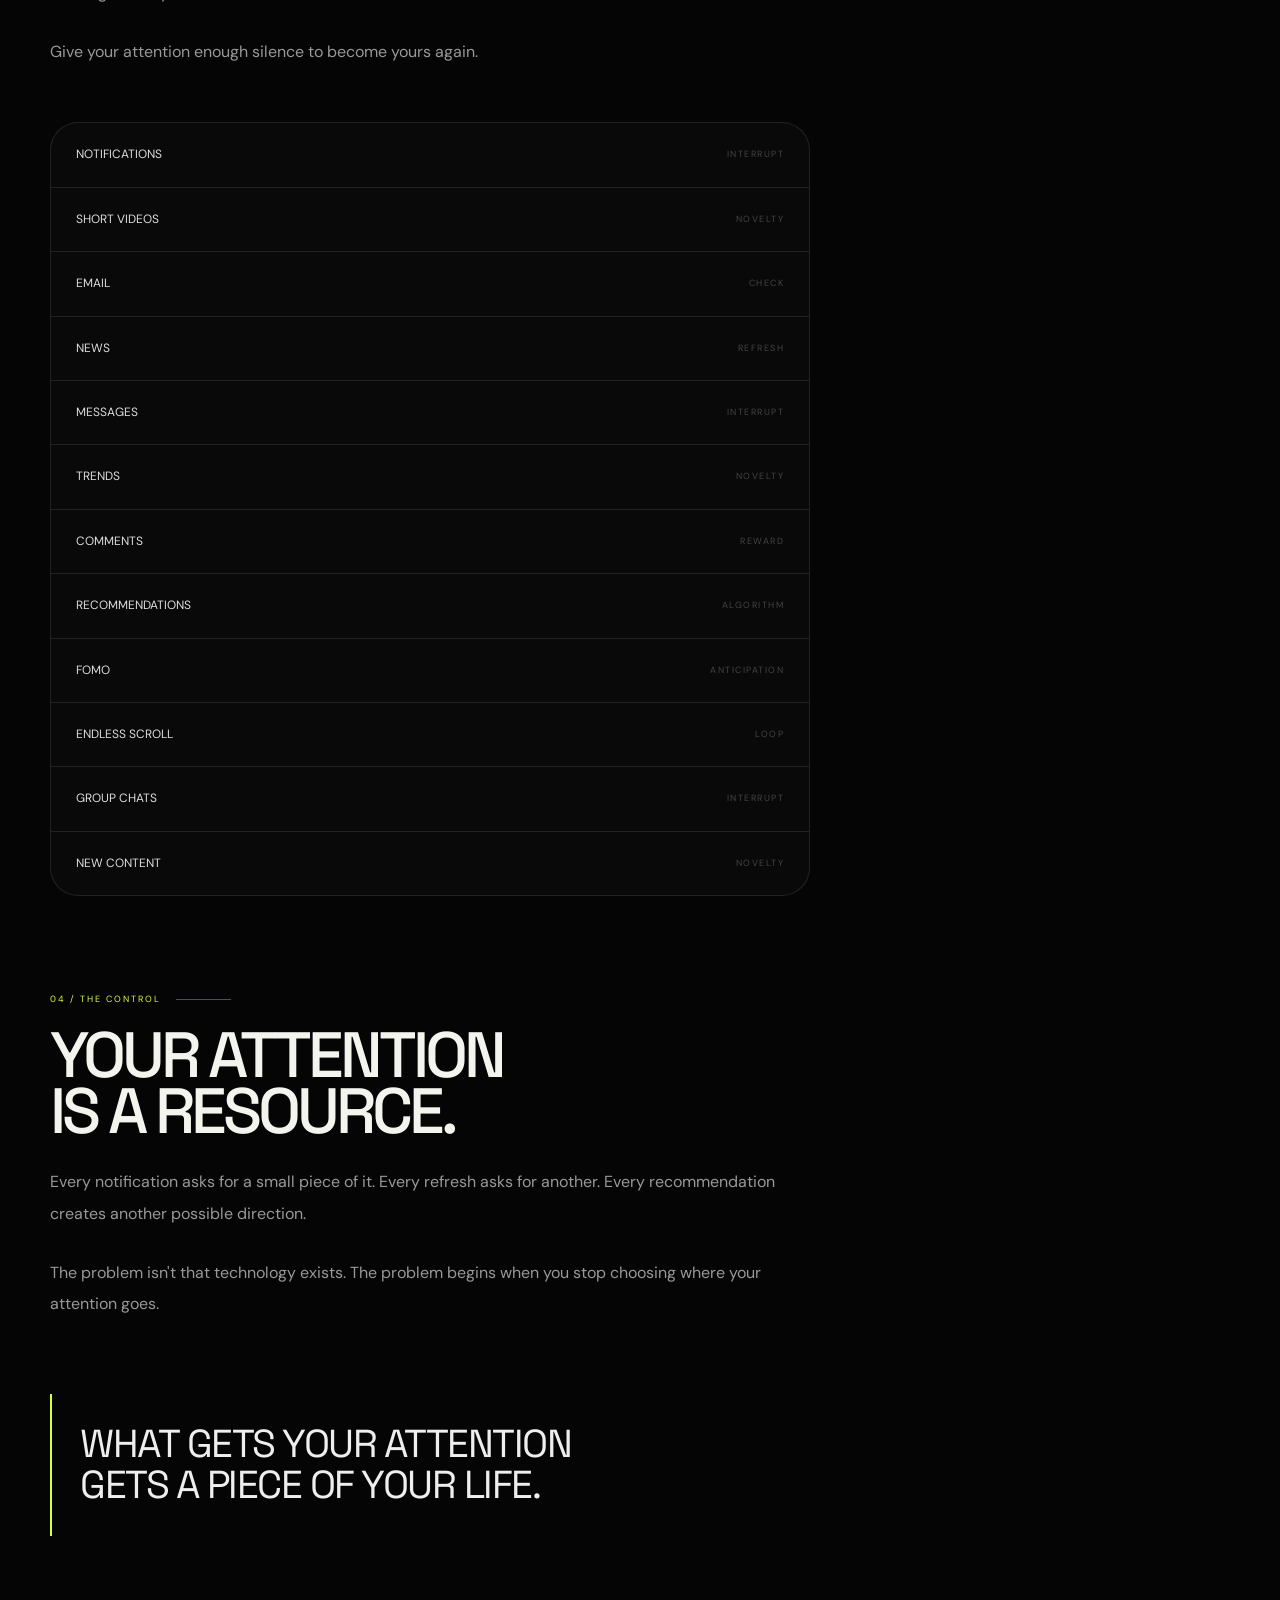
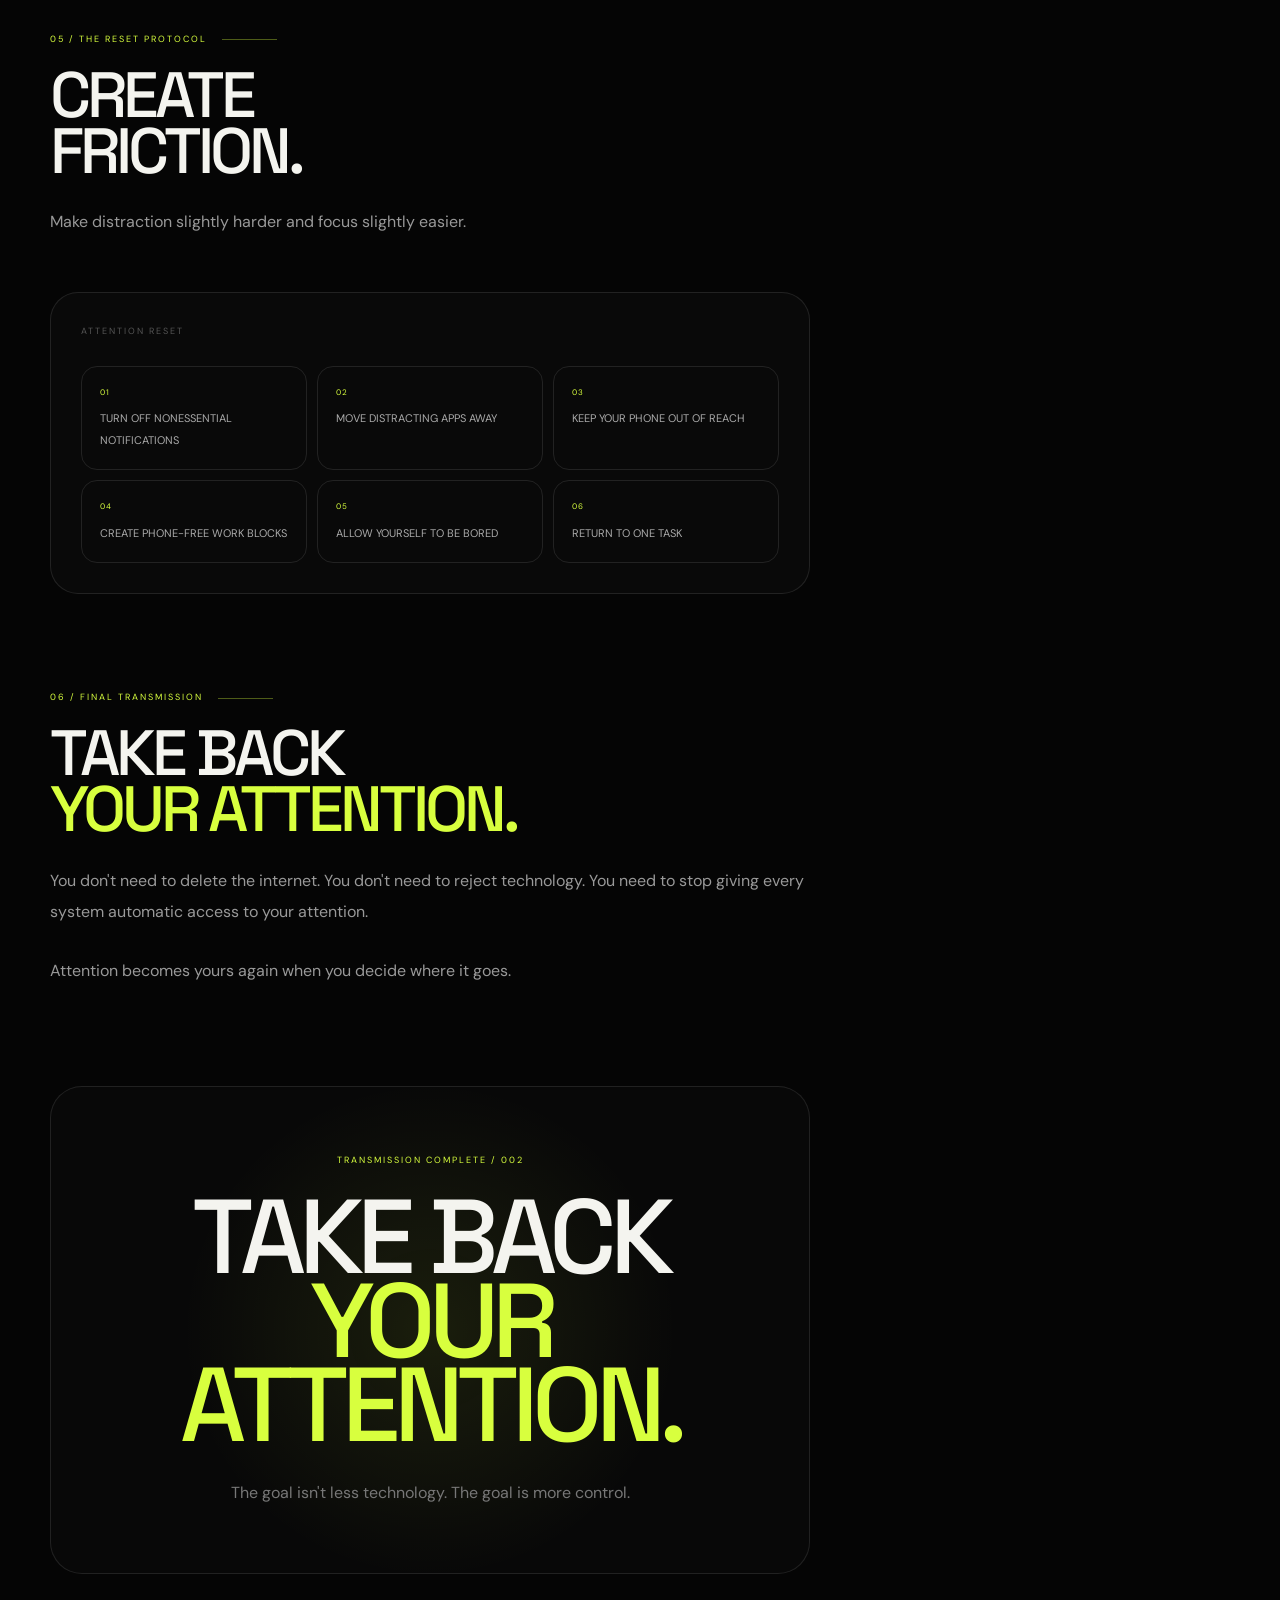
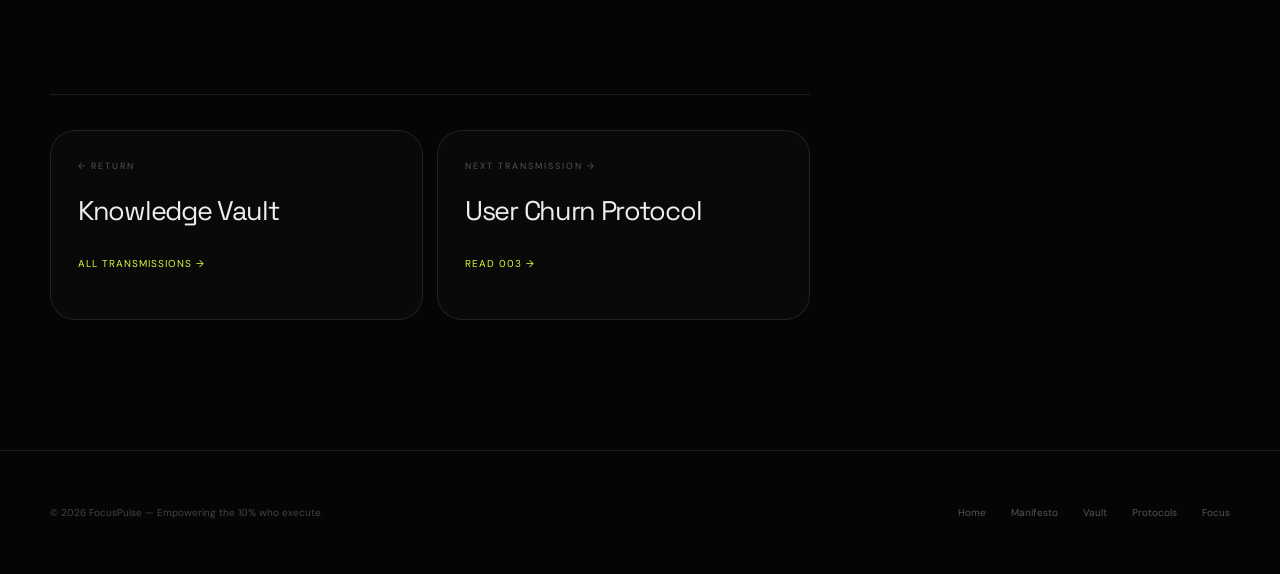
<file: article-digital-drug.html>
<!DOCTYPE html>
<html lang="en">
<head>
<meta charset="UTF-8">
<meta name="viewport" content="width=device-width,initial-scale=1.0">
<meta name="theme-color" content="#050505">
<meta name="description" content="The Digital Drug — FocusPulse. Take back your attention.">

<title>The Digital Drug — FocusPulse®</title>

<link rel="preconnect" href="https://fonts.googleapis.com">
<link rel="preconnect" href="https://fonts.gstatic.com" crossorigin>
<link href="https://fonts.googleapis.com/css2?family=DM+Sans:wght@400;500;600;700&family=Space+Grotesk:wght@400;500;600;700&display=swap" rel="stylesheet">

<style>
:root{
--bg:#050505;
--panel:#090909;
--text:#f4f4ef;
--muted:#777;
--line:rgba(255,255,255,.10);
--lime:#d8ff3e;
--ease:cubic-bezier(.16,1,.3,1);
}

*{
margin:0;
padding:0;
box-sizing:border-box;
}

html{
scroll-behavior:smooth;
background:var(--bg);
}

body{
background:var(--bg);
color:var(--text);
font-family:"DM Sans",sans-serif;
overflow-x:hidden;
}

body:before{
content:"";
position:fixed;
inset:0;
z-index:-2;
pointer-events:none;
background-image:
linear-gradient(rgba(255,255,255,.025) 1px,transparent 1px),
linear-gradient(90deg,rgba(255,255,255,.025) 1px,transparent 1px);
background-size:80px 80px;
mask-image:linear-gradient(to bottom,black,transparent);
}

body:after{
content:"";
position:fixed;
inset:0;
z-index:9999;
pointer-events:none;
opacity:.035;
background-image:url("data:image/svg+xml,%3Csvg xmlns='http://www.w3.org/2000/svg' width='180' height='180'%3E%3Cfilter id='n'%3E%3CfeTurbulence type='fractalNoise' baseFrequency='.8' numOctaves='4' stitchTiles='stitch'/%3E%3C/filter%3E%3Crect width='100%25' height='100%25' filter='url(%23n)'/%3E%3C/svg%3E");
}

a{
color:inherit;
text-decoration:none;
}

::selection{
background:var(--lime);
color:#000;
}

::-webkit-scrollbar{
width:7px;
}

::-webkit-scrollbar-track{
background:#050505;
}

::-webkit-scrollbar-thumb{
background:#292929;
border-radius:50px;
}

/* PROGRESS */

.progress{
position:fixed;
top:0;
left:0;
width:0;
height:2px;
z-index:10000;
background:var(--lime);
box-shadow:0 0 18px rgba(216,255,62,.5);
}

/* NAV */

.nav{
position:fixed;
top:18px;
left:50%;
transform:translateX(-50%);
z-index:1000;
width:min(1120px,calc(100% - 28px));
height:64px;
display:flex;
align-items:center;
justify-content:space-between;
padding:8px 9px 8px 22px;
border:1px solid var(--line);
border-radius:100px;
background:rgba(5,5,5,.72);
backdrop-filter:blur(25px);
-webkit-backdrop-filter:blur(25px);
transition:.4s var(--ease);
}

.nav.scrolled{
background:rgba(5,5,5,.94);
border-color:rgba(255,255,255,.16);
box-shadow:0 20px 80px rgba(0,0,0,.35);
}

.logo{
display:flex;
align-items:center;
gap:8px;
font-family:"Space Grotesk";
font-size:21px;
font-weight:700;
letter-spacing:-1.5px;
}

.logo-mark{
width:22px;
height:22px;
border:2px solid #eee;
border-radius:50%;
position:relative;
}

.logo-mark:before{
content:"";
position:absolute;
width:6px;
height:6px;
left:6px;
top:6px;
border-radius:50%;
background:var(--lime);
box-shadow:0 0 12px var(--lime);
}

.logo-text span{
color:var(--lime);
}

.logo sup{
color:#555;
font-size:8px;
}

.nav-links{
display:flex;
gap:28px;
color:#777;
font-size:11px;
}

.nav-links a{
transition:.3s ease;
}

.nav-links a:hover{
color:#fff;
}

.nav-cta{
padding:12px 18px;
background:var(--lime);
color:#000;
border-radius:100px;
font-size:11px;
font-weight:700;
transition:.35s var(--ease);
}

.nav-cta:hover{
transform:translateY(-3px);
box-shadow:0 15px 50px rgba(216,255,62,.2);
}

/* CONTAINER */

.container{
width:min(1180px,calc(100% - 40px));
margin:auto;
}

/* HERO */

.hero{
min-height:88vh;
padding:190px 0 100px;
display:flex;
align-items:center;
}

.eyebrow{
display:inline-flex;
align-items:center;
gap:9px;
padding:8px 13px;
border:1px solid var(--line);
border-radius:100px;
color:#777;
font-size:9px;
letter-spacing:2px;
text-transform:uppercase;
}

.dot{
width:6px;
height:6px;
border-radius:50%;
background:var(--lime);
box-shadow:0 0 15px var(--lime);
}

.hero h1{
margin-top:38px;
max-width:1100px;
font-family:"Space Grotesk";
font-size:clamp(72px,12vw,155px);
line-height:.80;
letter-spacing:-10px;
font-weight:500;
}

.outline{
color:transparent;
-webkit-text-stroke:1px rgba(255,255,255,.42);
}

.lime{
color:var(--lime);
}

.hero-bottom{
margin-top:55px;
display:flex;
align-items:flex-end;
justify-content:space-between;
gap:50px;
}

.intro{
max-width:590px;
color:var(--muted);
font-size:14px;
line-height:1.9;
}

.meta{
display:flex;
gap:28px;
white-space:nowrap;
color:#555;
font-size:9px;
letter-spacing:1.6px;
text-transform:uppercase;
}

/* ARTICLE */

.article-section{
padding:70px 0 130px;
}

.article-layout{
display:grid;
grid-template-columns:minmax(0,760px) 220px;
gap:100px;
align-items:start;
}

.article-body{
color:#999;
font-size:16px;
line-height:1.95;
}

.article-body p{
margin-bottom:28px;
}

.article-body strong{
color:#eee;
font-weight:600;
}

.article-body em{
color:var(--lime);
font-style:normal;
}

/* OPENING */

.opening{
margin:45px 0 75px;
padding:35px;
border:1px solid var(--line);
border-radius:28px;
background:
radial-gradient(circle at 0% 0%,rgba(216,255,62,.08),transparent 40%),
var(--panel);
}

.opening-label{
margin-bottom:15px;
color:var(--lime);
font-size:9px;
letter-spacing:2px;
text-transform:uppercase;
}

.opening p{
margin:0;
color:#ddd;
font-family:"Space Grotesk";
font-size:24px;
line-height:1.15;
letter-spacing:-1px;
}

/* SECTION */

.section-marker{
display:flex;
align-items:center;
gap:15px;
margin-top:95px;
margin-bottom:18px;
color:var(--lime);
font-size:9px;
letter-spacing:2px;
text-transform:uppercase;
}

.section-marker:after{
content:"";
width:55px;
height:1px;
background:rgba(216,255,62,.35);
}

.article-body h2{
margin:0 0 27px;
color:#f4f4ef;
font-family:"Space Grotesk";
font-size:clamp(38px,5vw,65px);
line-height:.88;
letter-spacing:-4px;
font-weight:500;
}

/* QUOTE */

.quote{
margin:75px 0;
padding:30px 0 30px 28px;
border-left:2px solid var(--lime);
color:#eee;
font-family:"Space Grotesk";
font-size:clamp(27px,4vw,39px);
line-height:1.05;
letter-spacing:-1.5px;
}

/* SIGNAL CARD */

.signal-card{
margin:55px 0 70px;
padding:30px;
border:1px solid var(--line);
border-radius:28px;
background:#090909;
}

.signal-title{
color:#555;
font-size:9px;
letter-spacing:2px;
text-transform:uppercase;
margin-bottom:25px;
}

.signal-grid{
display:grid;
grid-template-columns:repeat(3,1fr);
gap:10px;
}

.signal{
padding:18px;
border:1px solid var(--line);
border-radius:16px;
color:#aaa;
font-size:11px;
transition:.35s var(--ease);
}

.signal:hover{
transform:translateY(-4px);
border-color:rgba(216,255,62,.25);
color:#fff;
}

.signal span{
display:block;
color:var(--lime);
font-size:8px;
letter-spacing:1px;
margin-bottom:8px;
}

/* ATTENTION INDEX */

.index-card{
margin:60px 0;
padding:32px;
border:1px solid var(--line);
border-radius:28px;
background:
radial-gradient(circle at 50% 0%,rgba(216,255,62,.08),transparent 55%),
#090909;
}

.index-top{
display:flex;
justify-content:space-between;
align-items:center;
}

.index-label{
color:#666;
font-size:9px;
letter-spacing:2px;
text-transform:uppercase;
}

.index-live{
color:var(--lime);
font-size:9px;
letter-spacing:1px;
}

.index-number{
margin-top:20px;
font-family:"Space Grotesk";
font-size:90px;
line-height:.8;
letter-spacing:-7px;
}

.index-number span{
color:var(--lime);
}

.index-bar{
height:3px;
margin-top:30px;
background:#202020;
overflow:hidden;
}

.index-bar span{
display:block;
width:78%;
height:100%;
background:var(--lime);
box-shadow:0 0 18px rgba(216,255,62,.4);
}

/* LIST */

.attention-list{
margin:55px 0 70px;
border:1px solid var(--line);
border-radius:28px;
overflow:hidden;
background:#090909;
}

.attention-item{
display:flex;
align-items:center;
justify-content:space-between;
padding:20px 25px;
border-bottom:1px solid var(--line);
transition:.35s ease;
}

.attention-item:last-child{
border-bottom:0;
}

.attention-item:hover{
background:rgba(216,255,62,.025);
padding-left:30px;
}

.attention-item span:first-child{
color:#ddd;
font-size:12px;
}

.attention-item span:last-child{
color:#444;
font-size:9px;
letter-spacing:1.5px;
}

/* FINAL */

.final{
margin-top:100px;
padding:65px 40px;
text-align:center;
border:1px solid var(--line);
border-radius:32px;
background:
radial-gradient(circle at center,rgba(216,255,62,.09),transparent 55%),
#080808;
}

.final-label{
color:var(--lime);
font-size:9px;
letter-spacing:2px;
text-transform:uppercase;
}

.final h2{
margin-top:25px;
font-family:"Space Grotesk";
font-size:clamp(55px,9vw,105px);
letter-spacing:-7px;
line-height:.8;
font-weight:500;
}

.final p{
max-width:500px;
margin:30px auto 0;
color:#777;
}

/* SIDEBAR */

.sidebar{
position:sticky;
top:110px;
}

.side-label{
margin-bottom:18px;
color:#555;
font-size:9px;
letter-spacing:2px;
text-transform:uppercase;
}

.side-line{
height:1px;
margin-bottom:12px;
background:var(--line);
}

.side-link{
display:block;
padding:9px 0;
color:#666;
font-size:11px;
transition:.3s;
}

.side-link:hover{
color:var(--lime);
transform:translateX(5px);
}

.progress-card{
margin-top:35px;
padding:22px;
border:1px solid var(--line);
border-radius:20px;
background:#090909;
}

.progress-card span{
display:block;
color:#555;
font-size:9px;
letter-spacing:1.5px;
text-transform:uppercase;
}

.progress-card strong{
display:block;
margin-top:7px;
color:#eee;
font-family:"Space Grotesk";
font-size:28px;
font-weight:500;
}

.reading-line{
height:2px;
margin-top:15px;
background:#1d1d1d;
overflow:hidden;
}

.reading-line span{
display:block;
width:0;
height:100%;
background:var(--lime);
}

/* BOTTOM */

.bottom-nav{
margin-top:120px;
padding-top:35px;
border-top:1px solid var(--line);
display:grid;
grid-template-columns:1fr 1fr;
gap:14px;
}

.bottom-card{
min-height:190px;
padding:27px;
border:1px solid var(--line);
border-radius:25px;
background:#090909;
transition:.45s var(--ease);
}

.bottom-card:hover{
transform:translateY(-7px);
border-color:rgba(216,255,62,.25);
}

.bottom-label{
color:#555;
font-size:9px;
letter-spacing:2px;
text-transform:uppercase;
}

.bottom-title{
margin-top:22px;
color:#eee;
font-family:"Space Grotesk";
font-size:27px;
line-height:1;
letter-spacing:-1.3px;
}

.bottom-arrow{
margin-top:30px;
color:var(--lime);
font-size:10px;
letter-spacing:1px;
}

/* FOOTER */

footer{
padding:55px 0;
border-top:1px solid var(--line);
}

.footer{
display:flex;
align-items:center;
justify-content:space-between;
gap:25px;
}

.footer-copy{
color:#444;
font-size:10px;
}

.footer-links{
display:flex;
flex-wrap:wrap;
gap:25px;
color:#555;
font-size:10px;
}

.footer-links a:hover{
color:#fff;
}

/* REVEAL */

.reveal{
opacity:0;
transform:translateY(30px);
transition:
opacity .9s var(--ease),
transform .9s var(--ease);
}

.reveal.visible{
opacity:1;
transform:none;
}

/* MOBILE */

@media(max-width:850px){

.nav-links{
display:none;
}

.hero{
padding-top:150px;
}

.hero h1{
letter-spacing:-6px;
}

.hero-bottom{
display:block;
}

.meta{
margin-top:28px;
}

.article-layout{
grid-template-columns:1fr;
}

.sidebar{
display:none;
}

.signal-grid{
grid-template-columns:1fr 1fr;
}

}

@media(max-width:600px){

.container{
width:calc(100% - 28px);
}

.nav{
top:10px;
height:58px;
padding-left:16px;
}

.nav-cta{
display:none;
}

.hero{
min-height:auto;
padding:135px 0 80px;
}

.hero h1{
font-size:62px;
letter-spacing:-5px;
}

.intro{
font-size:13px;
}

.article-body{
font-size:15px;
}

.article-body h2{
letter-spacing:-2.5px;
}

.opening{
padding:25px;
}

.opening p{
font-size:20px;
}

.quote{
font-size:27px;
}

.signal-grid{
grid-template-columns:1fr;
}

.index-number{
font-size:75px;
}

.final{
padding:50px 22px;
}

.final h2{
letter-spacing:-5px;
}

.bottom-nav{
grid-template-columns:1fr;
}

.footer{
display:block;
}

.footer-links{
margin-top:25px;
}

}

@media(prefers-reduced-motion:reduce){

*{
scroll-behavior:auto!important;
transition:none!important;
}

.reveal{
opacity:1;
transform:none;
}

}
</style>
</head>

<body>

<div class="progress" id="progress"></div>

<header class="nav" id="nav">

<a href="index.html" class="logo">

<span class="logo-mark"></span>

<span class="logo-text">
focus<span>pulse</span><sup>®</sup>
</span>

</a>

<nav class="nav-links">

<a href="index.html">Home</a>
<a href="manifesto.html">Manifesto</a>
<a href="vault.html">Vault</a>
<a href="protocols.html">Protocols</a>
<a href="focus.html">Focus</a>

</nav>

<a href="focus.html" class="nav-cta">
ENTER FOCUS →
</a>

</header>


<main>

<section class="hero">

<div class="container">

<div class="eyebrow reveal">
<span class="dot"></span>
TRANSMISSION 002
</div>

<h1 class="reveal">

THE<br>

<span class="outline">
DIGITAL
</span><br>

<span class="lime">
DRUG.
</span>

</h1>

<div class="hero-bottom reveal">

<p class="intro">
Your phone doesn't need to convince you to use it.
It only needs to make putting it down slightly uncomfortable.
</p>

<div class="meta">

<span>FOCUS</span>
<span>08 MIN READ</span>
<span>HIGH SIGNAL</span>

</div>

</div>

</div>

</section>


<section class="article-section">

<div class="container">

<div class="article-layout">

<article class="article-body">

<div class="opening reveal">

<div class="opening-label">
FOCUSPULSE / 002
</div>

<p>
The most powerful drug in your pocket isn't a chemical.
It's novelty.
</p>

</div>


<div class="index-card reveal">

<div class="index-top">

<div class="index-label">
ATTENTION INTERRUPT INDEX
</div>

<div class="index-live">
● CURRENT SIGNAL LIVE
</div>

</div>

<div class="index-number">
78<span>%</span>
</div>

<div class="index-bar">
<span></span>
</div>

</div>


<div class="section-marker reveal" id="loop">
01 / THE LOOP
</div>

<h2 class="reveal">
CHECK.<br>
SCROLL.<br>
REFRESH.
</h2>

<p class="reveal">
The loop is simple.
Trigger curiosity. Deliver novelty.
Remove the novelty. Trigger curiosity again.
</p>

<p class="reveal">
The important part isn't the content.
The important part is the possibility that the next piece
of content might be interesting.
</p>

<div class="quote reveal">
YOU ARE NOT BORED.<br>
YOU ARE OVERSTIMULATED.
</div>


<div class="section-marker reveal" id="cost">
02 / THE COST
</div>

<h2 class="reveal">
NOVELTY<br>
DESTROYS DEPTH.
</h2>

<p class="reveal">
Deep work feels strange after constant stimulation.
Reading ten pages feels slow.
Sitting with a difficult problem feels uncomfortable.
Silence starts feeling like something is missing.
</p>

<p class="reveal">
This is where many people make the wrong conclusion.
They think they have lost discipline.
Sometimes they have simply trained their brain to expect interruption.
</p>


<div class="signal-card reveal">

<div class="signal-title">
THE ATTENTION TAX
</div>

<div class="signal-grid">

<div class="signal">
<span>01</span>
INTERRUPTION
</div>

<div class="signal">
<span>02</span>
NOVELTY
</div>

<div class="signal">
<span>03</span>
ANTICIPATION
</div>

<div class="signal">
<span>04</span>
REFRESH
</div>

<div class="signal">
<span>05</span>
REPEAT
</div>

<div class="signal">
<span>06</span>
DISTRACTION
</div>

</div>

</div>


<div class="section-marker reveal" id="reset">
03 / THE RESET
</div>

<h2 class="reveal">
MAKE BOREDOM<br>
NORMAL AGAIN.
</h2>

<p class="reveal">
You don't need to disappear into a mountain.
Start smaller.
</p>

<p class="reveal">
Eat without your phone.
Walk without headphones.
Wait without opening an app.
Work without checking messages every four minutes.
</p>

<p class="reveal">
Give your attention enough silence to become yours again.
</p>


<div class="attention-list reveal">

<div class="attention-item">
<span>NOTIFICATIONS</span>
<span>INTERRUPT</span>
</div>

<div class="attention-item">
<span>SHORT VIDEOS</span>
<span>NOVELTY</span>
</div>

<div class="attention-item">
<span>EMAIL</span>
<span>CHECK</span>
</div>

<div class="attention-item">
<span>NEWS</span>
<span>REFRESH</span>
</div>

<div class="attention-item">
<span>MESSAGES</span>
<span>INTERRUPT</span>
</div>

<div class="attention-item">
<span>TRENDS</span>
<span>NOVELTY</span>
</div>

<div class="attention-item">
<span>COMMENTS</span>
<span>REWARD</span>
</div>

<div class="attention-item">
<span>RECOMMENDATIONS</span>
<span>ALGORITHM</span>
</div>

<div class="attention-item">
<span>FOMO</span>
<span>ANTICIPATION</span>
</div>

<div class="attention-item">
<span>ENDLESS SCROLL</span>
<span>LOOP</span>
</div>

<div class="attention-item">
<span>GROUP CHATS</span>
<span>INTERRUPT</span>
</div>

<div class="attention-item">
<span>NEW CONTENT</span>
<span>NOVELTY</span>
</div>

</div>


<div class="section-marker reveal" id="control">
04 / THE CONTROL
</div>

<h2 class="reveal">
YOUR ATTENTION<br>
IS A RESOURCE.
</h2>

<p class="reveal">
Every notification asks for a small piece of it.
Every refresh asks for another.
Every recommendation creates another possible direction.
</p>

<p class="reveal">
The problem isn't that technology exists.
The problem begins when you stop choosing where your attention goes.
</p>

<div class="quote reveal">
WHAT GETS YOUR ATTENTION<br>
GETS A PIECE OF YOUR LIFE.
</div>


<div class="section-marker reveal" id="reset-protocol">
05 / THE RESET PROTOCOL
</div>

<h2 class="reveal">
CREATE<br>
FRICTION.
</h2>

<p class="reveal">
Make distraction slightly harder and focus slightly easier.
</p>

<div class="signal-card reveal">

<div class="signal-title">
ATTENTION RESET
</div>

<div class="signal-grid">

<div class="signal">
<span>01</span>
TURN OFF NONESSENTIAL NOTIFICATIONS
</div>

<div class="signal">
<span>02</span>
MOVE DISTRACTING APPS AWAY
</div>

<div class="signal">
<span>03</span>
KEEP YOUR PHONE OUT OF REACH
</div>

<div class="signal">
<span>04</span>
CREATE PHONE-FREE WORK BLOCKS
</div>

<div class="signal">
<span>05</span>
ALLOW YOURSELF TO BE BORED
</div>

<div class="signal">
<span>06</span>
RETURN TO ONE TASK
</div>

</div>

</div>


<div class="section-marker reveal" id="final">
06 / FINAL TRANSMISSION
</div>

<h2 class="reveal">
TAKE BACK<br>
<span class="lime">YOUR ATTENTION.</span>
</h2>

<p class="reveal">
You don't need to delete the internet.
You don't need to reject technology.
You need to stop giving every system automatic access to your attention.
</p>

<p class="reveal">
Attention becomes yours again when you decide where it goes.
</p>


<div class="final reveal">

<div class="final-label">
TRANSMISSION COMPLETE / 002
</div>

<h2>
TAKE BACK<br>
<span class="lime">YOUR ATTENTION.</span>
</h2>

<p>
The goal isn't less technology.
The goal is more control.
</p>

</div>


<div class="bottom-nav reveal">

<a href="vault.html" class="bottom-card">

<div class="bottom-label">
← RETURN
</div>

<div class="bottom-title">
Knowledge Vault
</div>

<div class="bottom-arrow">
ALL TRANSMISSIONS →
</div>

</a>


<a href="article-user-churn.html" class="bottom-card">

<div class="bottom-label">
NEXT TRANSMISSION →
</div>

<div class="bottom-title">
User Churn Protocol
</div>

<div class="bottom-arrow">
READ 003 →
</div>

</a>

</div>

</article>


<aside class="sidebar">

<div class="side-label">
TRANSMISSION 002
</div>

<div class="side-line"></div>

<a href="#loop" class="side-link">
01 / The Loop
</a>

<a href="#cost" class="side-link">
02 / The Cost
</a>

<a href="#reset" class="side-link">
03 / The Reset
</a>

<a href="#control" class="side-link">
04 / The Control
</a>

<a href="#reset-protocol" class="side-link">
05 / Reset Protocol
</a>

<a href="#final" class="side-link">
06 / Final
</a>

<div class="progress-card">

<span>
READING PROGRESS
</span>

<strong id="readingPercent">
0%
</strong>

<div class="reading-line">
<span id="readingLine"></span>
</div>

</div>

</aside>

</div>

</div>

</section>

</main>


<footer>

<div class="container footer">

<div class="footer-copy">
© <span id="year"></span>
FocusPulse — Empowering the 10% who execute.
</div>

<div class="footer-links">

<a href="index.html">Home</a>
<a href="manifesto.html">Manifesto</a>
<a href="vault.html">Vault</a>
<a href="protocols.html">Protocols</a>
<a href="focus.html">Focus</a>

</div>

</div>

</footer>


<script>

const progress=document.getElementById("progress");
const readingLine=document.getElementById("readingLine");
const readingPercent=document.getElementById("readingPercent");
const nav=document.getElementById("nav");

function updateProgress(){

const top=window.scrollY;

const height=
document.documentElement.scrollHeight-
window.innerHeight;

const percent=
height>0
?(top/height)*100
:0;

const value=Math.min(100,Math.max(0,percent));

progress.style.width=value+"%";
readingLine.style.width=value+"%";
readingPercent.textContent=Math.round(value)+"%";

}

window.addEventListener(
"scroll",
updateProgress,
{passive:true}
);

updateProgress();


function updateNav(){

nav.classList.toggle(
"scrolled",
window.scrollY>25
);

}

window.addEventListener(
"scroll",
updateNav,
{passive:true}
);

updateNav();


const reveals=
document.querySelectorAll(".reveal");

const reduceMotion=
window.matchMedia(
"(prefers-reduced-motion: reduce)"
).matches;


if(
"IntersectionObserver" in window &&
!reduceMotion
){

const observer=
new IntersectionObserver(
(entries,obs)=>{

entries.forEach(entry=>{

if(!entry.isIntersecting)return;

entry.target.classList.add("visible");

obs.unobserve(entry.target);

});

},
{
threshold:.10,
rootMargin:"0px 0px -50px 0px"
}
);

reveals.forEach(
element=>observer.observe(element)
);

}else{

reveals.forEach(
element=>element.classList.add("visible")
);

}


const sideLinks=
document.querySelectorAll(".side-link");

sideLinks.forEach(link=>{

link.addEventListener("click",event=>{

const id=
link.getAttribute("href");

const target=
document.querySelector(id);

if(!target)return;

event.preventDefault();

target.scrollIntoView({
behavior:reduceMotion?"auto":"smooth",
block:"start"
});

});

});


const sections=[
document.getElementById("loop"),
document.getElementById("cost"),
document.getElementById("reset"),
document.getElementById("control"),
document.getElementById("reset-protocol"),
document.getElementById("final")
];

if("IntersectionObserver" in window){

const sectionObserver=
new IntersectionObserver(
entries=>{

entries.forEach(entry=>{

if(!entry.isIntersecting)return;

sideLinks.forEach(
link=>link.style.color="#666"
);

const active=
document.querySelector(
`.side-link[href="#${entry.target.id}"]`
);

if(active){
active.style.color="#d8ff3e";
}

});

},
{
rootMargin:"-35% 0px -55% 0px"
}
);

sections.forEach(section=>{

if(section){
sectionObserver.observe(section);
}

});

}


document.getElementById("year")
.textContent=
new Date().getFullYear();

</script>

</body>
</html>
</file>
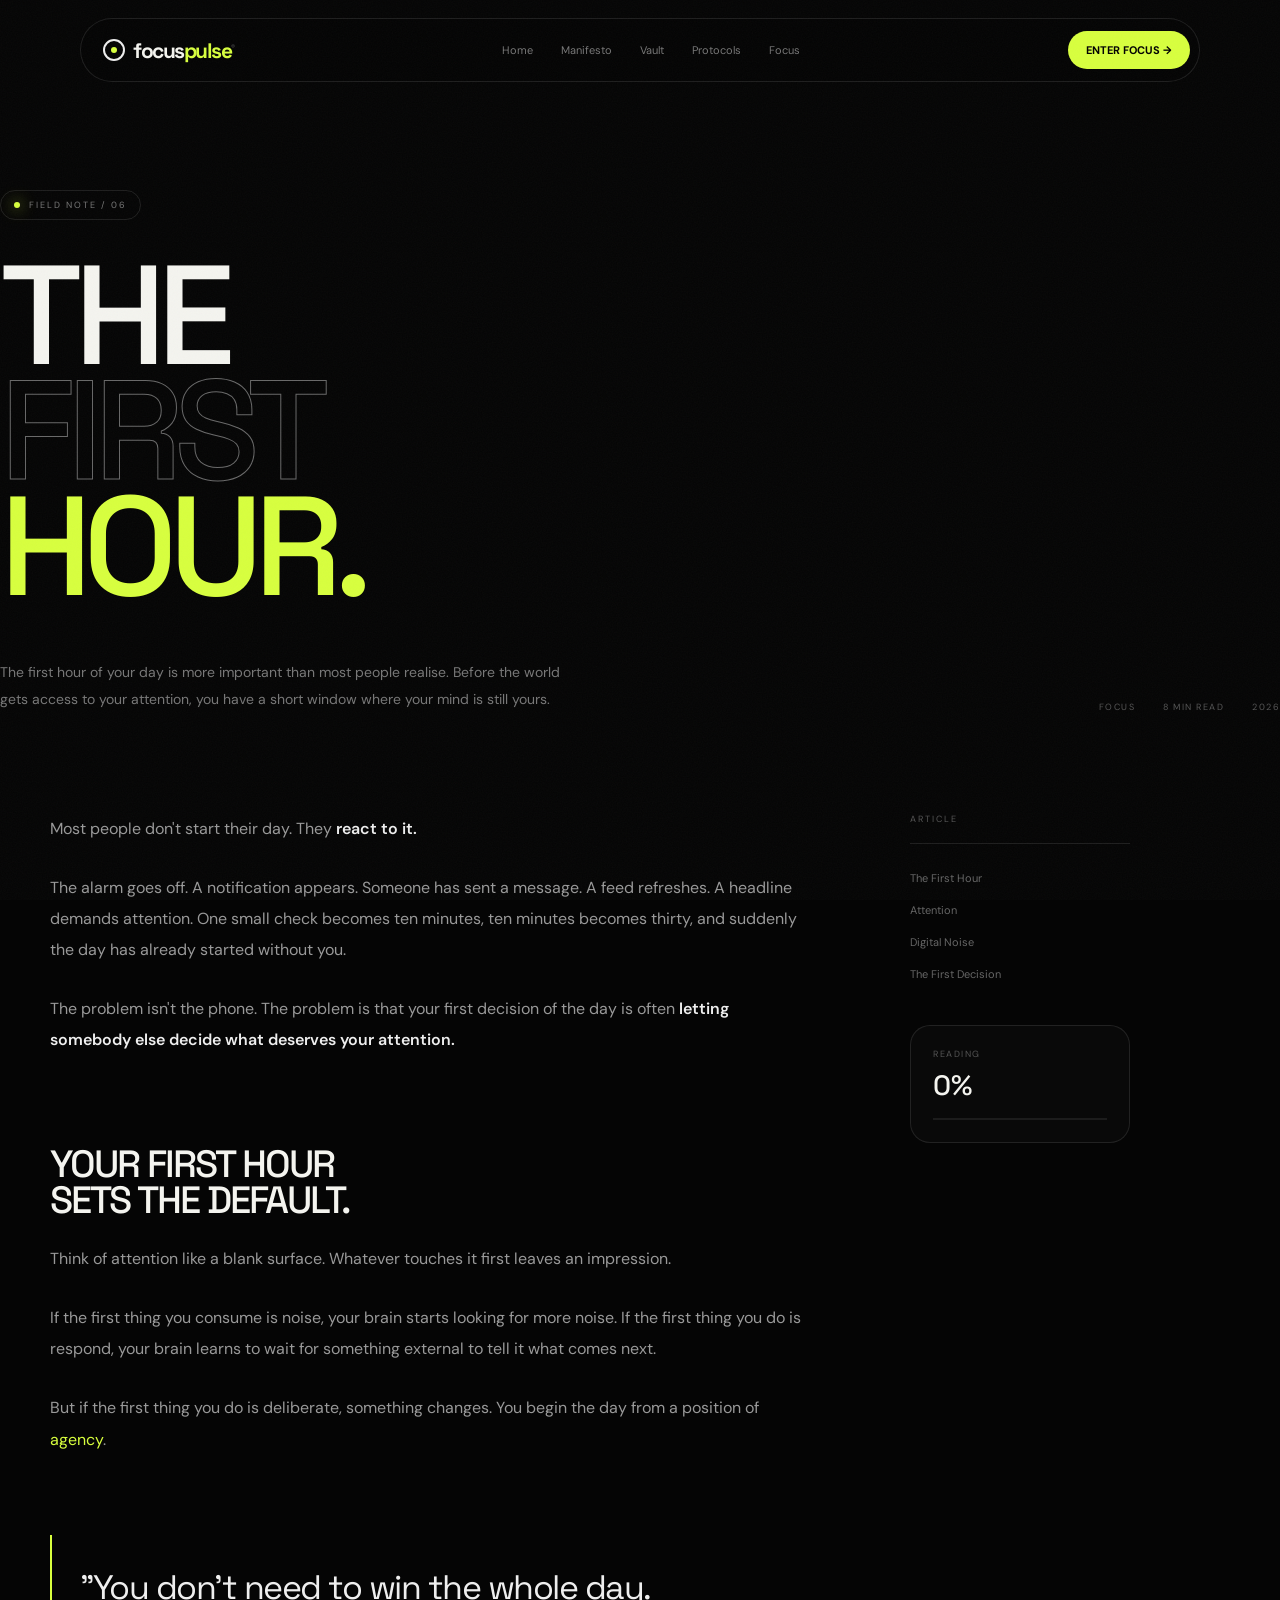
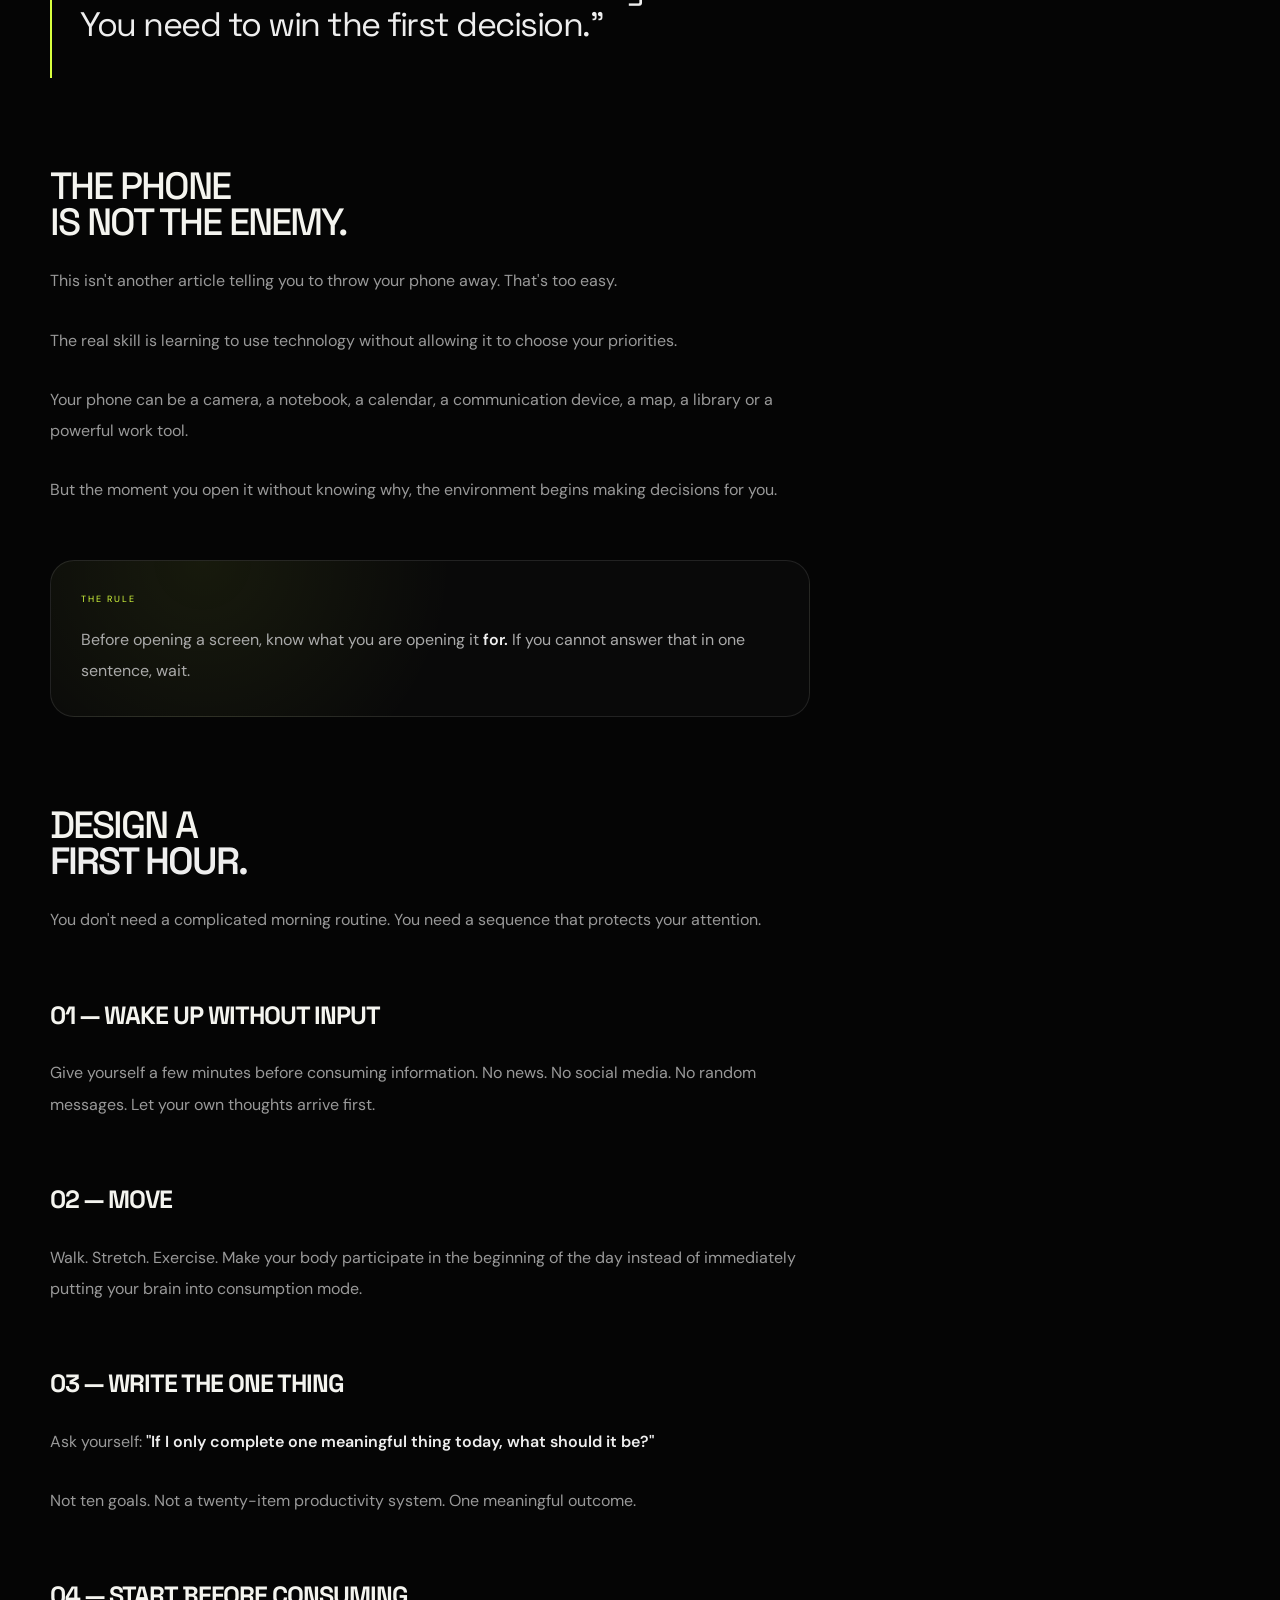
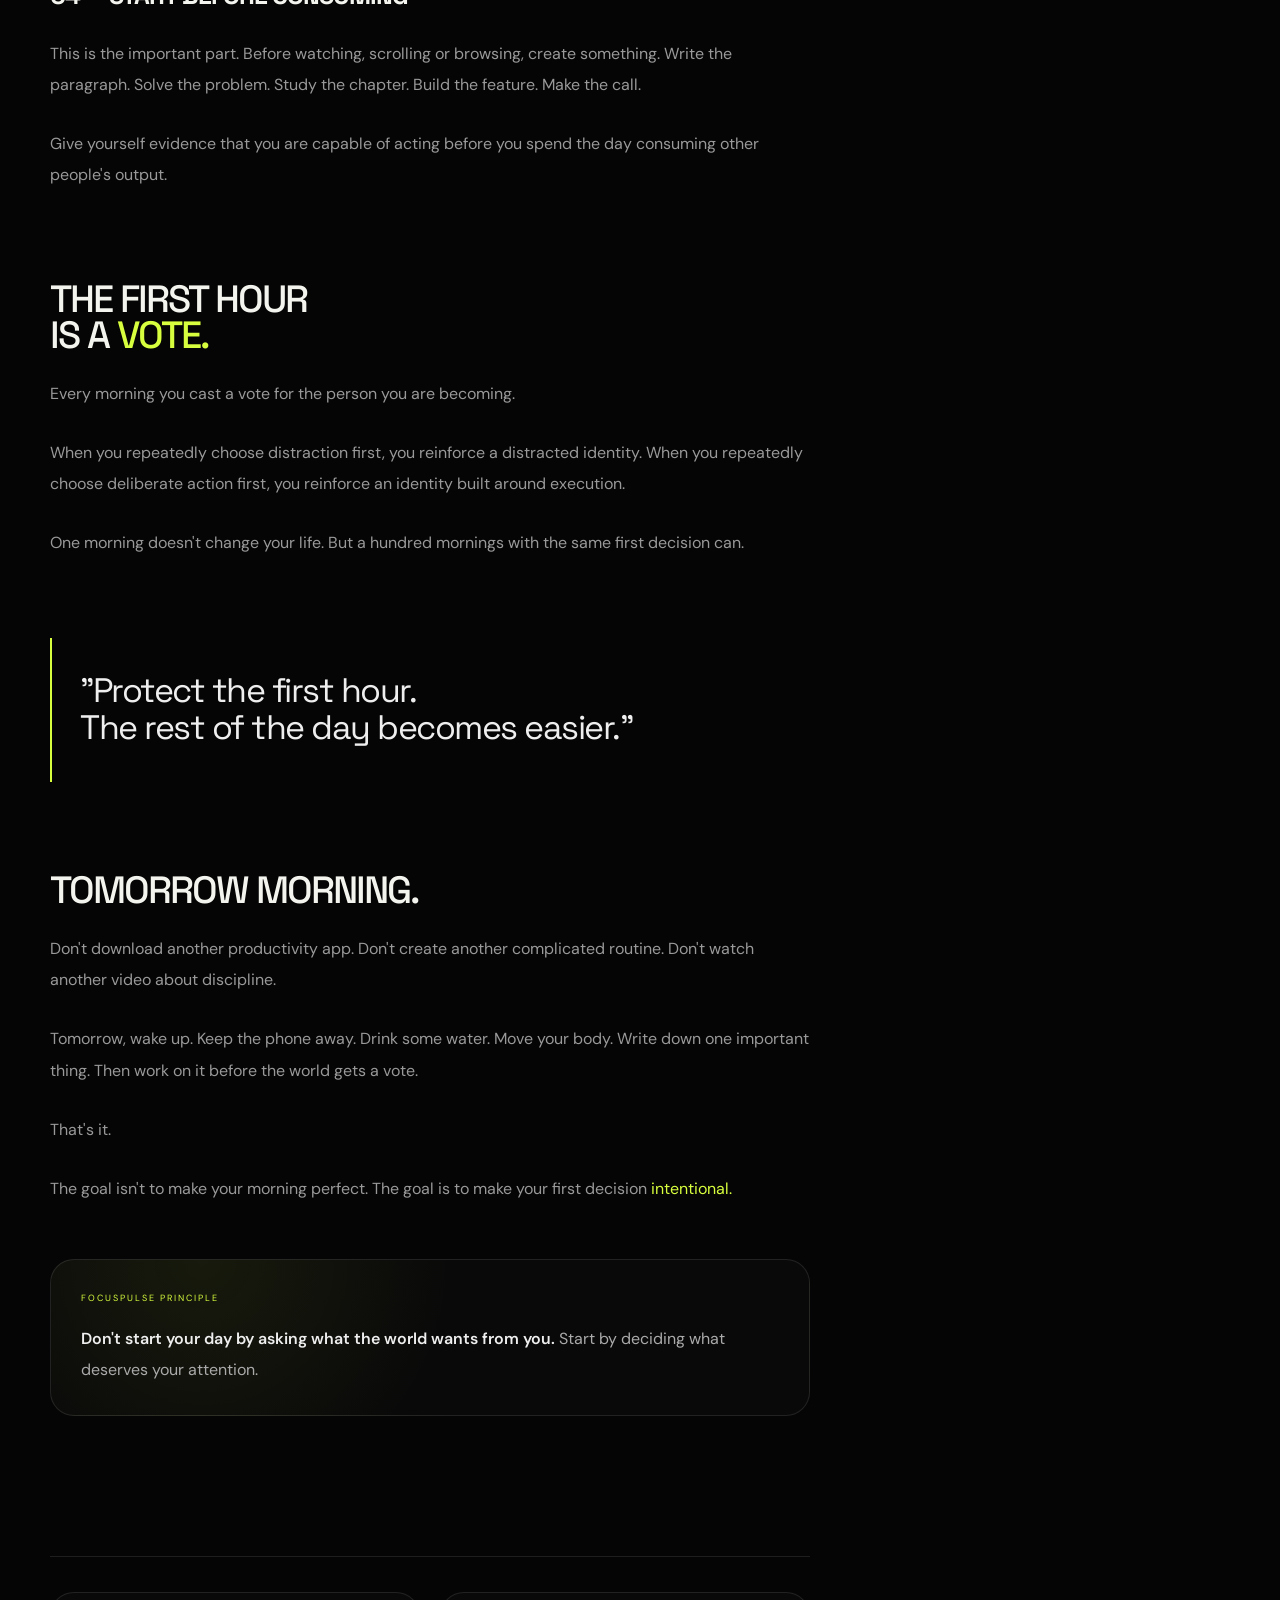
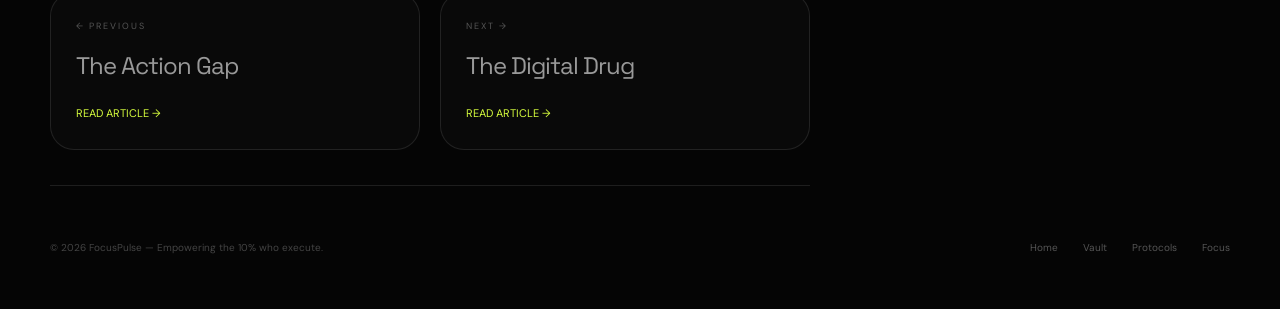
<file: article-first-hour.html>
<!DOCTYPE html>
<html lang="en">
<head>
<meta charset="UTF-8">
<meta name="viewport" content="width=device-width, initial-scale=1.0">
<meta name="theme-color" content="#050505">
<meta name="description" content="The First Hour — FocusPulse Field Note">
<title>The First Hour — FocusPulse</title>

<link rel="preconnect" href="https://fonts.googleapis.com">
<link rel="preconnect" href="https://fonts.gstatic.com" crossorigin>
<link href="https://fonts.googleapis.com/css2?family=DM+Sans:wght@400;500;600;700&family=Space+Grotesk:wght@400;500;600;700&display=swap" rel="stylesheet">

<style>
:root{
--bg:#050505;
--panel:#0a0a0a;
--panel2:#0e0e0e;
--text:#f4f4ef;
--muted:#777;
--muted2:#4c4c4c;
--line:rgba(255,255,255,.1);
--lime:#d8ff3e;
--max:1180px;
--ease:cubic-bezier(.16,1,.3,1);
}

*{
margin:0;
padding:0;
box-sizing:border-box;
}

html{
scroll-behavior:smooth;
background:var(--bg);
}

body{
background:var(--bg);
color:var(--text);
font-family:"DM Sans",sans-serif;
overflow-x:hidden;
}

body:before{
content:"";
position:fixed;
inset:0;
pointer-events:none;
z-index:-2;
background-image:
linear-gradient(rgba(255,255,255,.025) 1px,transparent 1px),
linear-gradient(90deg,rgba(255,255,255,.025) 1px,transparent 1px);
background-size:80px 80px;
mask-image:linear-gradient(to bottom,#000,transparent);
}

body:after{
content:"";
position:fixed;
inset:0;
pointer-events:none;
z-index:9999;
opacity:.035;
background-image:url("data:image/svg+xml,%3Csvg xmlns='http://www.w3.org/2000/svg' width='180' height='180'%3E%3Cfilter id='n'%3E%3CfeTurbulence type='fractalNoise' baseFrequency='.8' numOctaves='4' stitchTiles='stitch'/%3E%3C/filter%3E%3Crect width='100%25' height='100%25' filter='url(%23n)'/%3E%3C/svg%3E");
}

a{
color:inherit;
text-decoration:none;
}

::selection{
background:var(--lime);
color:#000;
}

::-webkit-scrollbar{
width:7px;
}

::-webkit-scrollbar-track{
background:#050505;
}

::-webkit-scrollbar-thumb{
background:#292929;
border-radius:99px;
}

.container{
width:min(var(--max),calc(100% - 40px));
margin:auto;
}

.progress{
position:fixed;
top:0;
left:0;
height:2px;
width:0;
background:var(--lime);
z-index:10000;
box-shadow:0 0 20px rgba(216,255,62,.4);
}

.nav{
position:fixed;
top:18px;
left:50%;
transform:translateX(-50%);
width:min(1120px,calc(100% - 28px));
height:64px;
padding:8px 9px 8px 22px;
border:1px solid var(--line);
border-radius:100px;
background:rgba(5,5,5,.72);
backdrop-filter:blur(25px);
-webkit-backdrop-filter:blur(25px);
z-index:1000;
display:flex;
align-items:center;
justify-content:space-between;
transition:.4s var(--ease);
}

.nav.scrolled{
background:rgba(5,5,5,.92);
border-color:rgba(255,255,255,.16);
}

.logo{
font-family:"Space Grotesk";
font-size:21px;
font-weight:700;
letter-spacing:-1.5px;
display:flex;
align-items:center;
gap:8px;
}

.logo span span{
color:var(--lime);
}

.logo sup{
color:#555;
font-size:8px;
}

.logo-mark{
width:22px;
height:22px;
border:2px solid #eee;
border-radius:50%;
position:relative;
}

.logo-mark:before{
content:"";
position:absolute;
width:6px;
height:6px;
border-radius:50%;
background:var(--lime);
left:6px;
top:6px;
}

.nav-links{
display:flex;
gap:28px;
color:#777;
font-size:11px;
}

.nav-links a{
transition:.3s;
}

.nav-links a:hover{
color:#fff;
}

.nav-cta{
padding:12px 18px;
background:var(--lime);
color:#000;
border-radius:100px;
font-size:11px;
font-weight:700;
transition:.35s var(--ease);
}

.nav-cta:hover{
transform:translateY(-3px);
box-shadow:0 15px 50px rgba(216,255,62,.18);
}

.hero{
padding:190px 0 100px;
min-height:88vh;
display:flex;
align-items:center;
}

.hero-inner{
width:100%;
}

.eyebrow{
display:inline-flex;
align-items:center;
gap:9px;
padding:8px 13px;
border:1px solid var(--line);
border-radius:100px;
color:#777;
font-size:9px;
letter-spacing:2px;
text-transform:uppercase;
}

.dot{
width:6px;
height:6px;
border-radius:50%;
background:var(--lime);
box-shadow:0 0 15px var(--lime);
}

.hero h1{
font-family:"Space Grotesk";
font-size:clamp(65px,11vw,145px);
line-height:.82;
letter-spacing:-9px;
font-weight:500;
max-width:1050px;
margin-top:38px;
}

.outline{
color:transparent;
-webkit-text-stroke:1px rgba(255,255,255,.4);
}

.lime{
color:var(--lime);
}

.meta{
display:flex;
align-items:flex-end;
justify-content:space-between;
gap:50px;
margin-top:55px;
}

.intro{
max-width:580px;
color:#777;
font-size:14px;
line-height:1.9;
}

.article-meta{
display:flex;
gap:28px;
color:#555;
font-size:9px;
letter-spacing:1.5px;
text-transform:uppercase;
white-space:nowrap;
}

.article-layout{
display:grid;
grid-template-columns:minmax(0,760px) 220px;
gap:100px;
align-items:start;
}

.article-body{
font-size:16px;
line-height:1.95;
color:#999;
}

.article-body p{
margin-bottom:28px;
}

.article-body h2{
font-family:"Space Grotesk";
font-size:38px;
line-height:.95;
letter-spacing:-2px;
font-weight:500;
color:#f4f4ef;
margin:90px 0 25px;
}

.article-body h3{
font-family:"Space Grotesk";
font-size:25px;
letter-spacing:-1px;
color:#f4f4ef;
margin:55px 0 18px;
}

.article-body strong{
color:#eee;
font-weight:600;
}

.article-body em{
color:var(--lime);
font-style:normal;
}

.quote{
margin:80px 0;
padding:35px 0 35px 28px;
border-left:2px solid var(--lime);
font-family:"Space Grotesk";
font-size:34px;
line-height:1.08;
letter-spacing:-1.5px;
color:#eee;
}

.highlight{
margin:55px 0;
padding:30px;
border:1px solid var(--line);
border-radius:24px;
background:radial-gradient(circle at 20% 0%,rgba(216,255,62,.07),transparent 40%),#090909;
}

.highlight-label{
font-size:9px;
color:var(--lime);
letter-spacing:2px;
text-transform:uppercase;
margin-bottom:15px;
}

.highlight p{
margin:0;
color:#aaa;
}

.sidebar{
position:sticky;
top:110px;
}

.side-label{
font-size:9px;
color:#555;
letter-spacing:2px;
text-transform:uppercase;
margin-bottom:18px;
}

.side-line{
height:1px;
background:var(--line);
margin-bottom:18px;
}

.side-link{
display:block;
font-size:11px;
color:#666;
padding:9px 0;
transition:.3s;
}

.side-link:hover{
color:var(--lime);
padding-left:5px;
}

.progress-card{
margin-top:35px;
padding:22px;
border:1px solid var(--line);
border-radius:20px;
background:#090909;
}

.progress-card span{
display:block;
font-size:9px;
color:#555;
letter-spacing:1.5px;
text-transform:uppercase;
}

.progress-card strong{
display:block;
font-family:"Space Grotesk";
font-size:28px;
font-weight:500;
margin-top:7px;
}

.reading-line{
height:2px;
background:#1c1c1c;
margin-top:15px;
overflow:hidden;
}

.reading-line span{
display:block;
height:100%;
width:0;
background:var(--lime);
}

.bottom-nav{
margin-top:140px;
padding:35px 0;
border-top:1px solid var(--line);
border-bottom:1px solid var(--line);
display:grid;
grid-template-columns:1fr 1fr;
gap:20px;
}

.bottom-card{
padding:25px;
border:1px solid var(--line);
border-radius:24px;
background:#090909;
transition:.45s var(--ease);
}

.bottom-card:hover{
transform:translateY(-6px);
border-color:rgba(216,255,62,.25);
}

.bottom-label{
font-size:9px;
letter-spacing:2px;
color:#555;
text-transform:uppercase;
}

.bottom-title{
font-family:"Space Grotesk";
font-size:24px;
line-height:1;
letter-spacing:-1px;
margin-top:18px;
}

.bottom-arrow{
color:var(--lime);
margin-top:25px;
font-size:11px;
}

footer{
padding:55px 0;
}

.footer-inner{
display:flex;
justify-content:space-between;
gap:30px;
}

.footer-copy{
font-size:10px;
color:#444;
}

.footer-links{
display:flex;
gap:25px;
font-size:10px;
color:#555;
}

.footer-links a:hover{
color:#fff;
}

.reveal{
opacity:0;
transform:translateY(30px);
transition:opacity .9s var(--ease),transform .9s var(--ease);
}

.reveal.visible{
opacity:1;
transform:none;
}

@media(max-width:850px){

.nav-links{
display:none;
}

.hero{
padding-top:150px;
}

.hero h1{
letter-spacing:-6px;
}

.meta{
display:block;
}

.article-meta{
margin-top:30px;
}

.article-layout{
grid-template-columns:1fr;
}

.sidebar{
display:none;
}

}

@media(max-width:600px){

.container{
width:calc(100% - 28px);
}

.nav{
top:10px;
height:58px;
padding-left:16px;
}

.nav-cta{
display:none;
}

.hero{
padding-top:135px;
padding-bottom:70px;
}

.hero h1{
font-size:62px;
letter-spacing:-5px;
}

.intro{
font-size:13px;
}

.article-body{
font-size:15px;
}

.article-body h2{
font-size:32px;
}

.quote{
font-size:27px;
margin:60px 0;
}

.bottom-nav{
grid-template-columns:1fr;
}

.footer-inner{
display:block;
}

.footer-links{
margin-top:25px;
flex-wrap:wrap;
}

}

@media(prefers-reduced-motion:reduce){

*{
scroll-behavior:auto!important;
transition:none!important;
animation:none!important;
}

.reveal{
opacity:1;
transform:none;
}

}
</style>
</head>

<body>

<div class="progress" id="progress"></div>

<header class="nav" id="nav">

<a href="index.html" class="logo">

<span class="logo-mark"></span>

<span>
focus<span>pulse</span><sup>®</sup>
</span>

</a>

<nav class="nav-links">

<a href="index.html">Home</a>
<a href="manifesto.html">Manifesto</a>
<a href="vault.html">Vault</a>
<a href="protocols.html">Protocols</a>
<a href="focus.html">Focus</a>

</nav>

<a href="focus.html" class="nav-cta">
ENTER FOCUS →
</a>

</header>


<main>

<section class="hero">

<div class="container hero-inner">

<div class="eyebrow reveal">
<span class="dot"></span>
FIELD NOTE / 06
</div>

<h1 class="reveal">
THE<br>
<span class="outline">FIRST</span><br>
<span class="lime">HOUR.</span>
</h1>

<div class="meta reveal">

<p class="intro">
The first hour of your day is more important than most people realise.
Before the world gets access to your attention, you have a short window
where your mind is still yours.
</p>

<div class="article-meta">
<span>FOCUS</span>
<span>8 MIN READ</span>
<span>2026</span>
</div>

</div>

</div>

</section>


<section class="section">

<div class="container">

<div class="article-layout">

<article class="article-body">

<p class="reveal">
Most people don't start their day.
They <strong>react to it.</strong>
</p>

<p class="reveal">
The alarm goes off. A notification appears. Someone has sent a message.
A feed refreshes. A headline demands attention. One small check becomes
ten minutes, ten minutes becomes thirty, and suddenly the day has already
started without you.
</p>

<p class="reveal">
The problem isn't the phone.
The problem is that your first decision of the day is often
<strong>letting somebody else decide what deserves your attention.</strong>
</p>


<h2 class="reveal">
YOUR FIRST HOUR<br>
SETS THE DEFAULT.
</h2>

<p class="reveal">
Think of attention like a blank surface.
Whatever touches it first leaves an impression.
</p>

<p class="reveal">
If the first thing you consume is noise, your brain starts looking for
more noise. If the first thing you do is respond, your brain learns to
wait for something external to tell it what comes next.
</p>

<p class="reveal">
But if the first thing you do is deliberate, something changes.
You begin the day from a position of <em>agency</em>.
</p>


<div class="quote reveal">
"You don't need to win the whole day.<br>
You need to win the first decision."
</div>


<h2 class="reveal">
THE PHONE<br>
IS NOT THE ENEMY.
</h2>

<p class="reveal">
This isn't another article telling you to throw your phone away.
That's too easy.
</p>

<p class="reveal">
The real skill is learning to use technology without allowing it to
choose your priorities.
</p>

<p class="reveal">
Your phone can be a camera, a notebook, a calendar, a communication
device, a map, a library or a powerful work tool.
</p>

<p class="reveal">
But the moment you open it without knowing why, the environment begins
making decisions for you.
</p>


<div class="highlight reveal">

<div class="highlight-label">
THE RULE
</div>

<p>
Before opening a screen, know what you are opening it <strong>for.</strong>
If you cannot answer that in one sentence, wait.
</p>

</div>


<h2 class="reveal">
DESIGN A<br>
<strong>FIRST HOUR.</strong>
</h2>

<p class="reveal">
You don't need a complicated morning routine.
You need a sequence that protects your attention.
</p>

<h3 class="reveal">
01 — WAKE UP WITHOUT INPUT
</h3>

<p class="reveal">
Give yourself a few minutes before consuming information.
No news. No social media. No random messages.
Let your own thoughts arrive first.
</p>

<h3 class="reveal">
02 — MOVE
</h3>

<p class="reveal">
Walk. Stretch. Exercise. Make your body participate in the beginning of
the day instead of immediately putting your brain into consumption mode.
</p>

<h3 class="reveal">
03 — WRITE THE ONE THING
</h3>

<p class="reveal">
Ask yourself:
<strong>"If I only complete one meaningful thing today, what should it be?"</strong>
</p>

<p class="reveal">
Not ten goals.
Not a twenty-item productivity system.
One meaningful outcome.
</p>

<h3 class="reveal">
04 — START BEFORE CONSUMING
</h3>

<p class="reveal">
This is the important part.
Before watching, scrolling or browsing, create something.
Write the paragraph.
Solve the problem.
Study the chapter.
Build the feature.
Make the call.
</p>

<p class="reveal">
Give yourself evidence that you are capable of acting before you spend
the day consuming other people's output.
</p>


<h2 class="reveal">
THE FIRST HOUR<br>
IS A <span class="lime">VOTE.</span>
</h2>

<p class="reveal">
Every morning you cast a vote for the person you are becoming.
</p>

<p class="reveal">
When you repeatedly choose distraction first, you reinforce a distracted
identity.
When you repeatedly choose deliberate action first, you reinforce an
identity built around execution.
</p>

<p class="reveal">
One morning doesn't change your life.
But a hundred mornings with the same first decision can.
</p>


<div class="quote reveal">
"Protect the first hour.<br>
The rest of the day becomes easier."
</div>


<h2 class="reveal">
TOMORROW MORNING.
</h2>

<p class="reveal">
Don't download another productivity app.
Don't create another complicated routine.
Don't watch another video about discipline.
</p>

<p class="reveal">
Tomorrow, wake up.
Keep the phone away.
Drink some water.
Move your body.
Write down one important thing.
Then work on it before the world gets a vote.
</p>

<p class="reveal">
That's it.
</p>

<p class="reveal">
The goal isn't to make your morning perfect.
The goal is to make your first decision <em>intentional.</em>
</p>


<div class="highlight reveal">

<div class="highlight-label">
FOCUSPULSE PRINCIPLE
</div>

<p>
<strong>Don't start your day by asking what the world wants from you.</strong>
Start by deciding what deserves your attention.
</p>

</div>


<div class="bottom-nav reveal">

<a href="article-action-gap.html" class="bottom-card">

<div class="bottom-label">
← PREVIOUS
</div>

<div class="bottom-title">
The Action Gap
</div>

<div class="bottom-arrow">
READ ARTICLE →
</div>

</a>


<a href="article-digital-drug.html" class="bottom-card">

<div class="bottom-label">
NEXT →
</div>

<div class="bottom-title">
The Digital Drug
</div>

<div class="bottom-arrow">
READ ARTICLE →
</div>

</a>

</div>

</article>


<aside class="sidebar">

<div class="side-label">
ARTICLE
</div>

<div class="side-line"></div>

<a class="side-link" href="#top">
The First Hour
</a>

<a class="side-link" href="#top">
Attention
</a>

<a class="side-link" href="#top">
Digital Noise
</a>

<a class="side-link" href="#top">
The First Decision
</a>

<div class="progress-card">

<span>READING</span>

<strong id="readingPercent">
0%
</strong>

<div class="reading-line">
<span id="readingLine"></span>
</div>

</div>

</aside>

</div>

</div>

</section>

</main>


<footer>

<div class="container footer-inner">

<div class="footer-copy">
© <span id="year"></span> FocusPulse — Empowering the 10% who execute.
</div>

<div class="footer-links">

<a href="index.html">Home</a>
<a href="vault.html">Vault</a>
<a href="protocols.html">Protocols</a>
<a href="focus.html">Focus</a>

</div>

</div>

</footer>


<script>

"use strict";


/* ================================
SCROLL PROGRESS
================================ */

const progress =
document.getElementById("progress");

const readingLine =
document.getElementById("readingLine");

const readingPercent =
document.getElementById("readingPercent");

function updateProgress(){

const scrollTop =
window.scrollY;

const documentHeight =
document.documentElement.scrollHeight -
window.innerHeight;

const percent =
documentHeight > 0
? (scrollTop / documentHeight) * 100
: 0;

progress.style.width =
percent + "%";

readingLine.style.width =
percent + "%";

readingPercent.textContent =
Math.round(percent) + "%";

}

window.addEventListener(
"scroll",
updateProgress,
{passive:true}
);

updateProgress();


/* ================================
HEADER
================================ */

const nav =
document.getElementById("nav");

function updateHeader(){

if(window.scrollY > 25){

nav.classList.add("scrolled");

}else{

nav.classList.remove("scrolled");

}

}

window.addEventListener(
"scroll",
updateHeader,
{passive:true}
);

updateHeader();


/* ================================
REVEAL
================================ */

const revealItems =
document.querySelectorAll(".reveal");

const reducedMotion =
window.matchMedia(
"(prefers-reduced-motion: reduce)"
).matches;


if(
"IntersectionObserver" in window &&
!reducedMotion
){

const observer =
new IntersectionObserver(
(entries, observer) => {

entries.forEach(entry => {

if(!entry.isIntersecting)
return;

entry.target.classList.add(
"visible"
);

observer.unobserve(
entry.target
);

});

},
{
threshold:.12,
rootMargin:
"0px 0px -50px 0px"
}
);

revealItems.forEach(
item => observer.observe(item)
);

}else{

revealItems.forEach(
item => item.classList.add("visible")
);

}


/* ================================
YEAR
================================ */

document.getElementById("year")
.textContent =
new Date().getFullYear();


/* ================================
KEYBOARD
================================ */

document.addEventListener(
"keydown",
event => {

if(event.key === "Escape"){

document.activeElement?.blur();

}

});


/* ================================
EXTERNAL LINK SAFETY
================================ */

document
.querySelectorAll('a[href^="http"]')
.forEach(link => {

if(
link.hostname !==
window.location.hostname
){

link.target = "_blank";

link.rel =
"noopener noreferrer";

}

});


/* ================================
IMAGE PERFORMANCE
================================ */

document
.querySelectorAll("img")
.forEach(image => {

if(!image.hasAttribute("loading")){

image.setAttribute(
"loading",
"lazy"
);

}

});


</script>

</body>
</html>
</file>
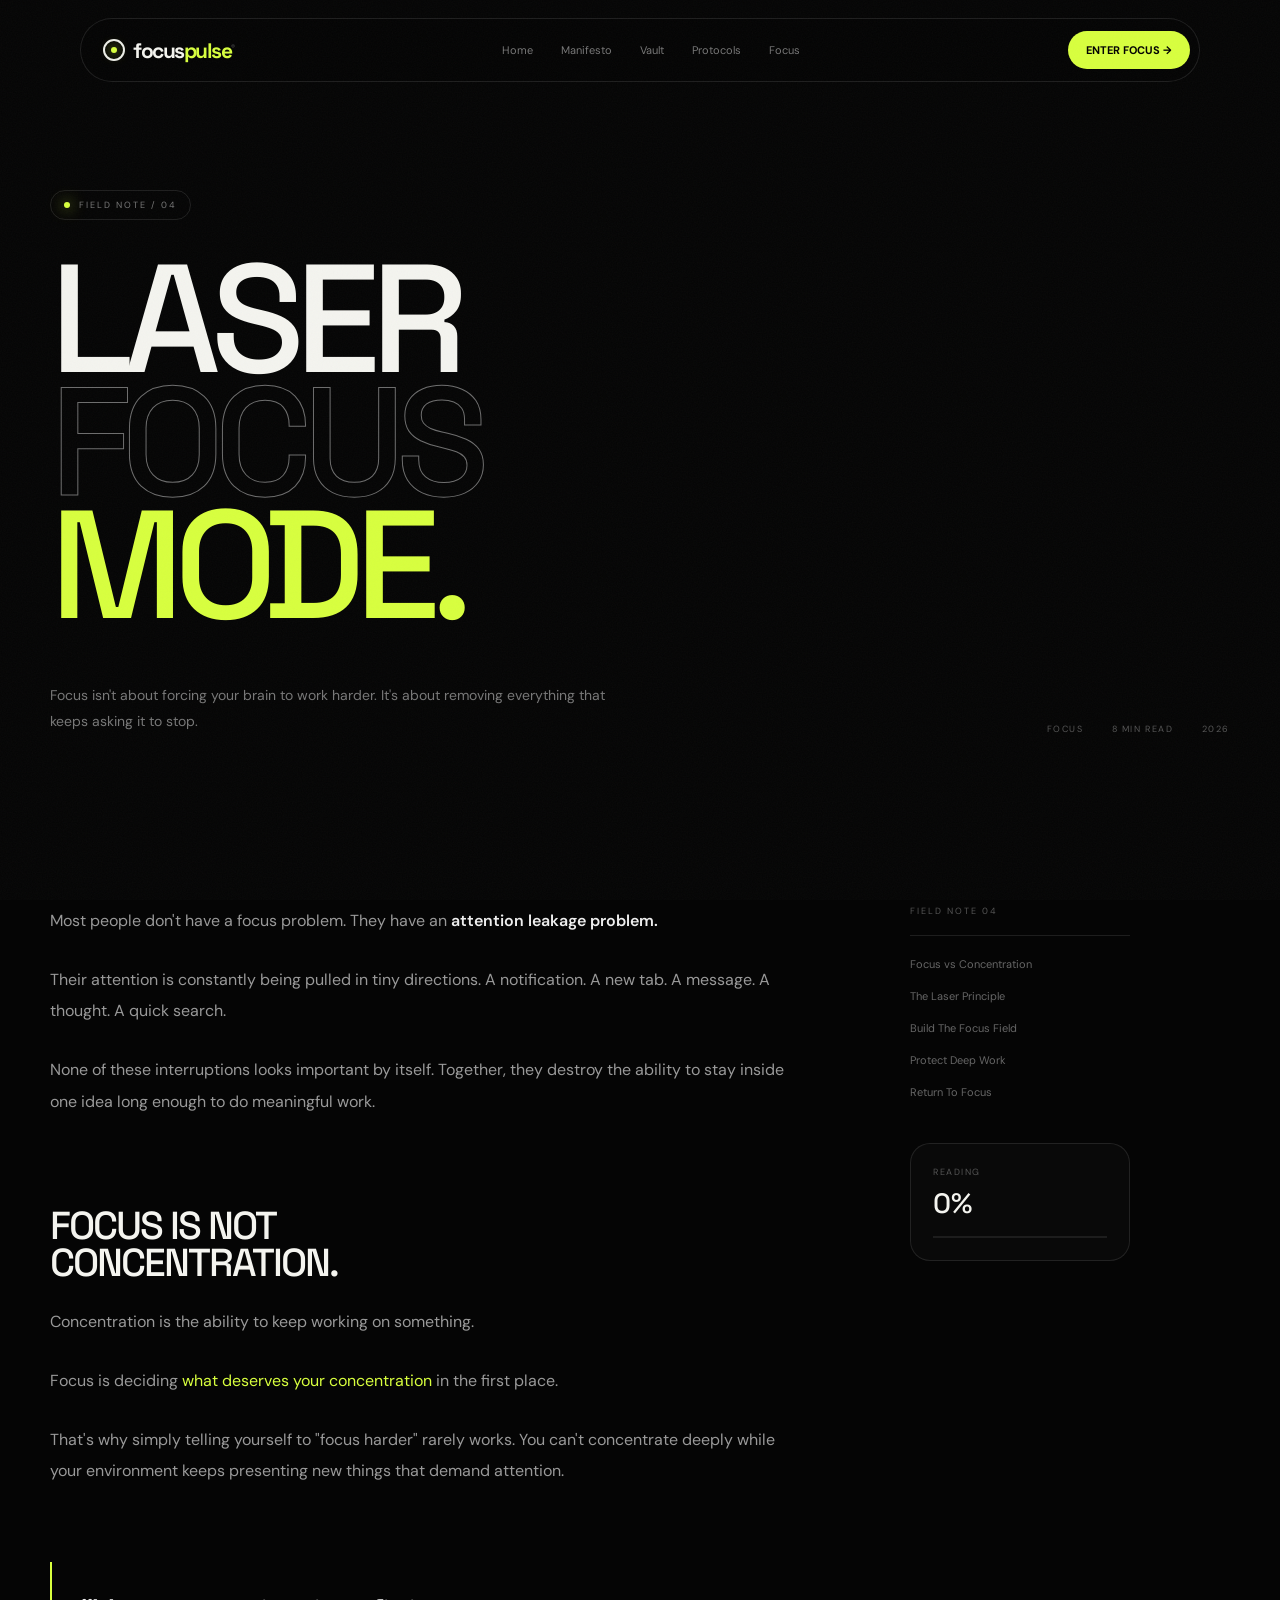
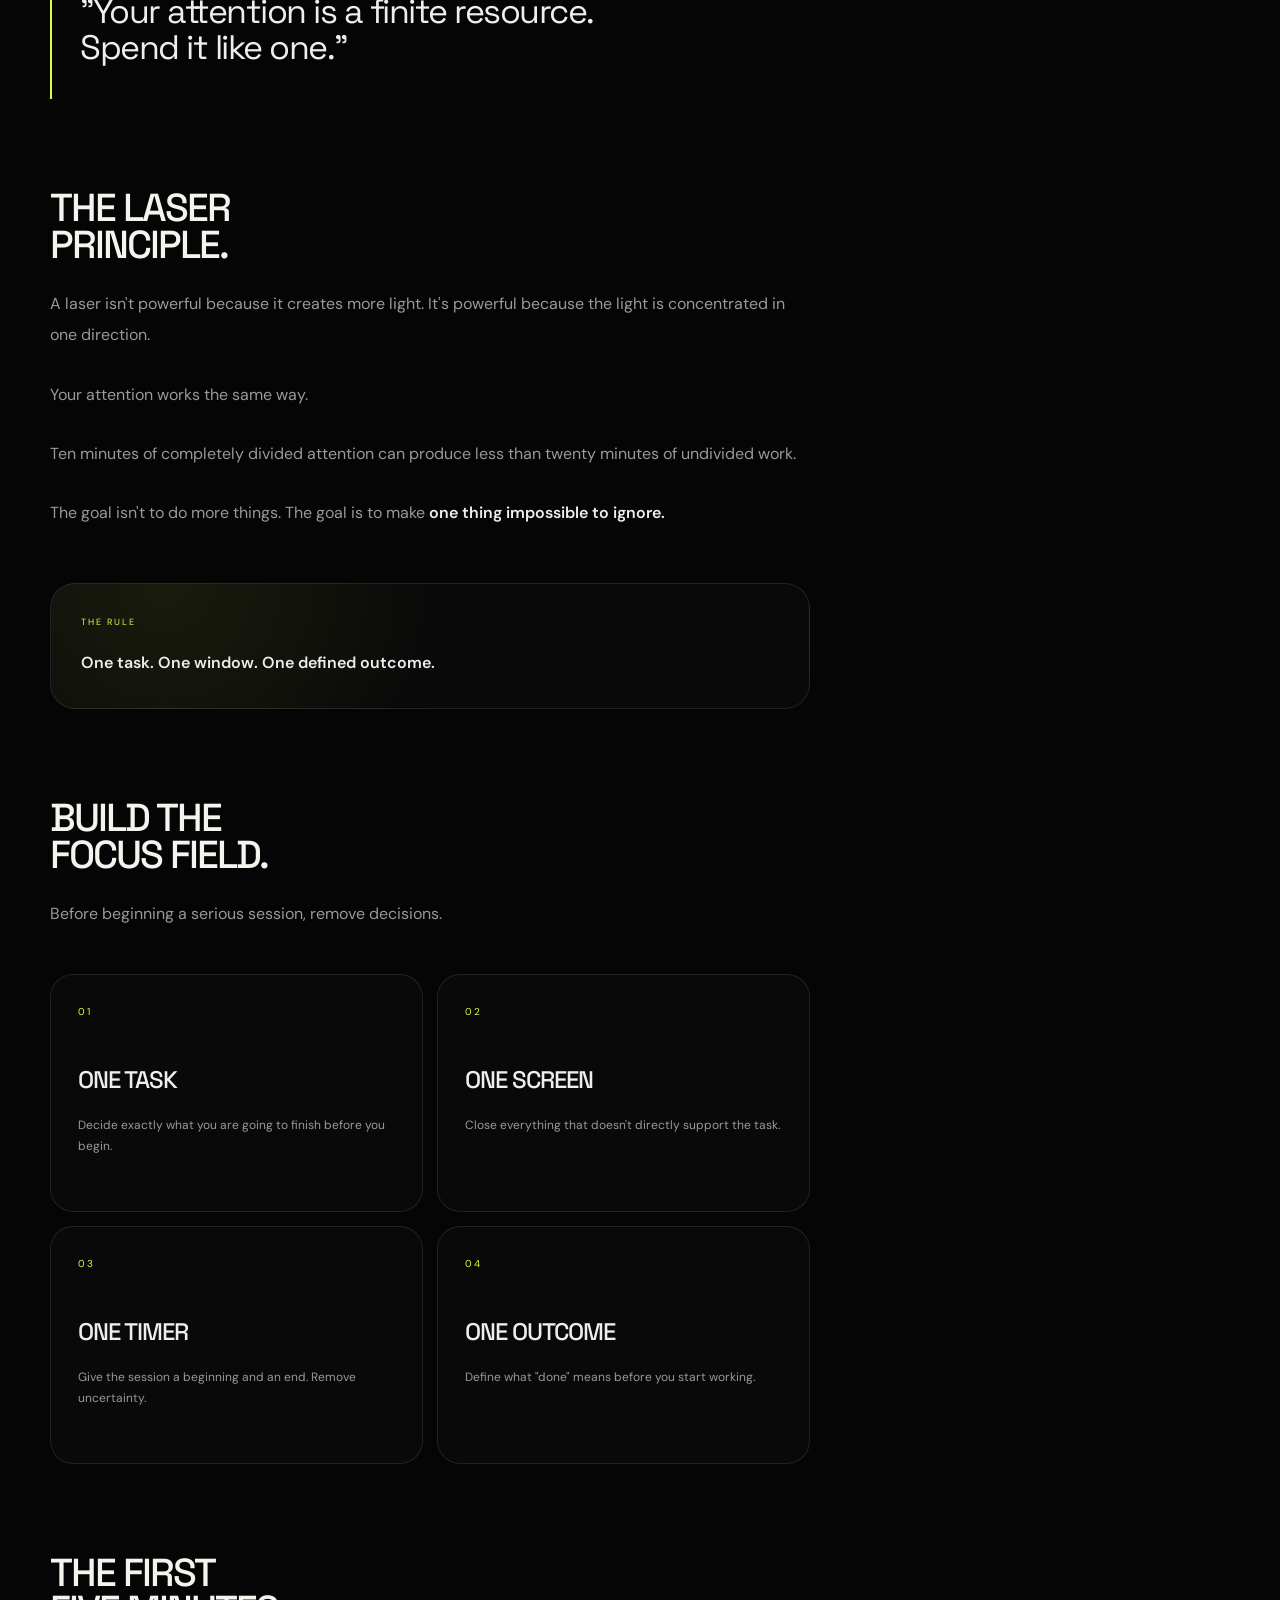
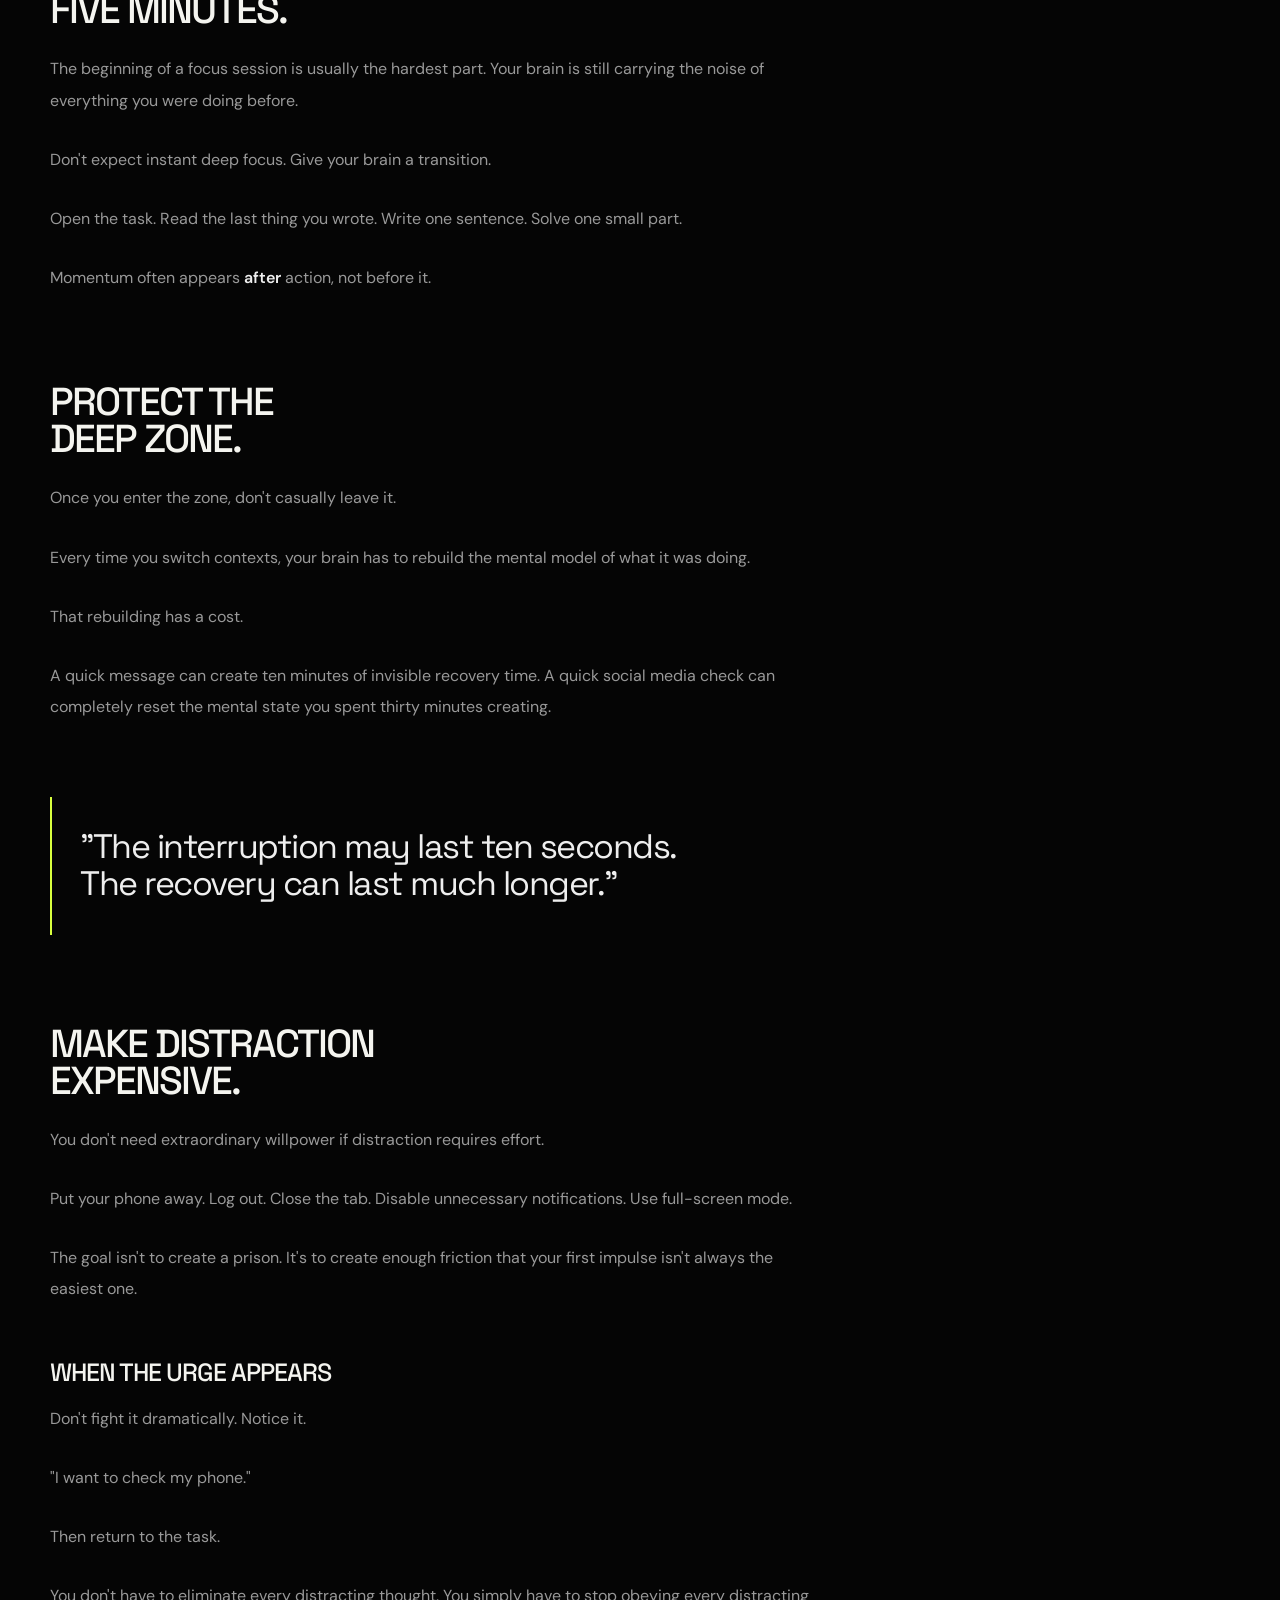
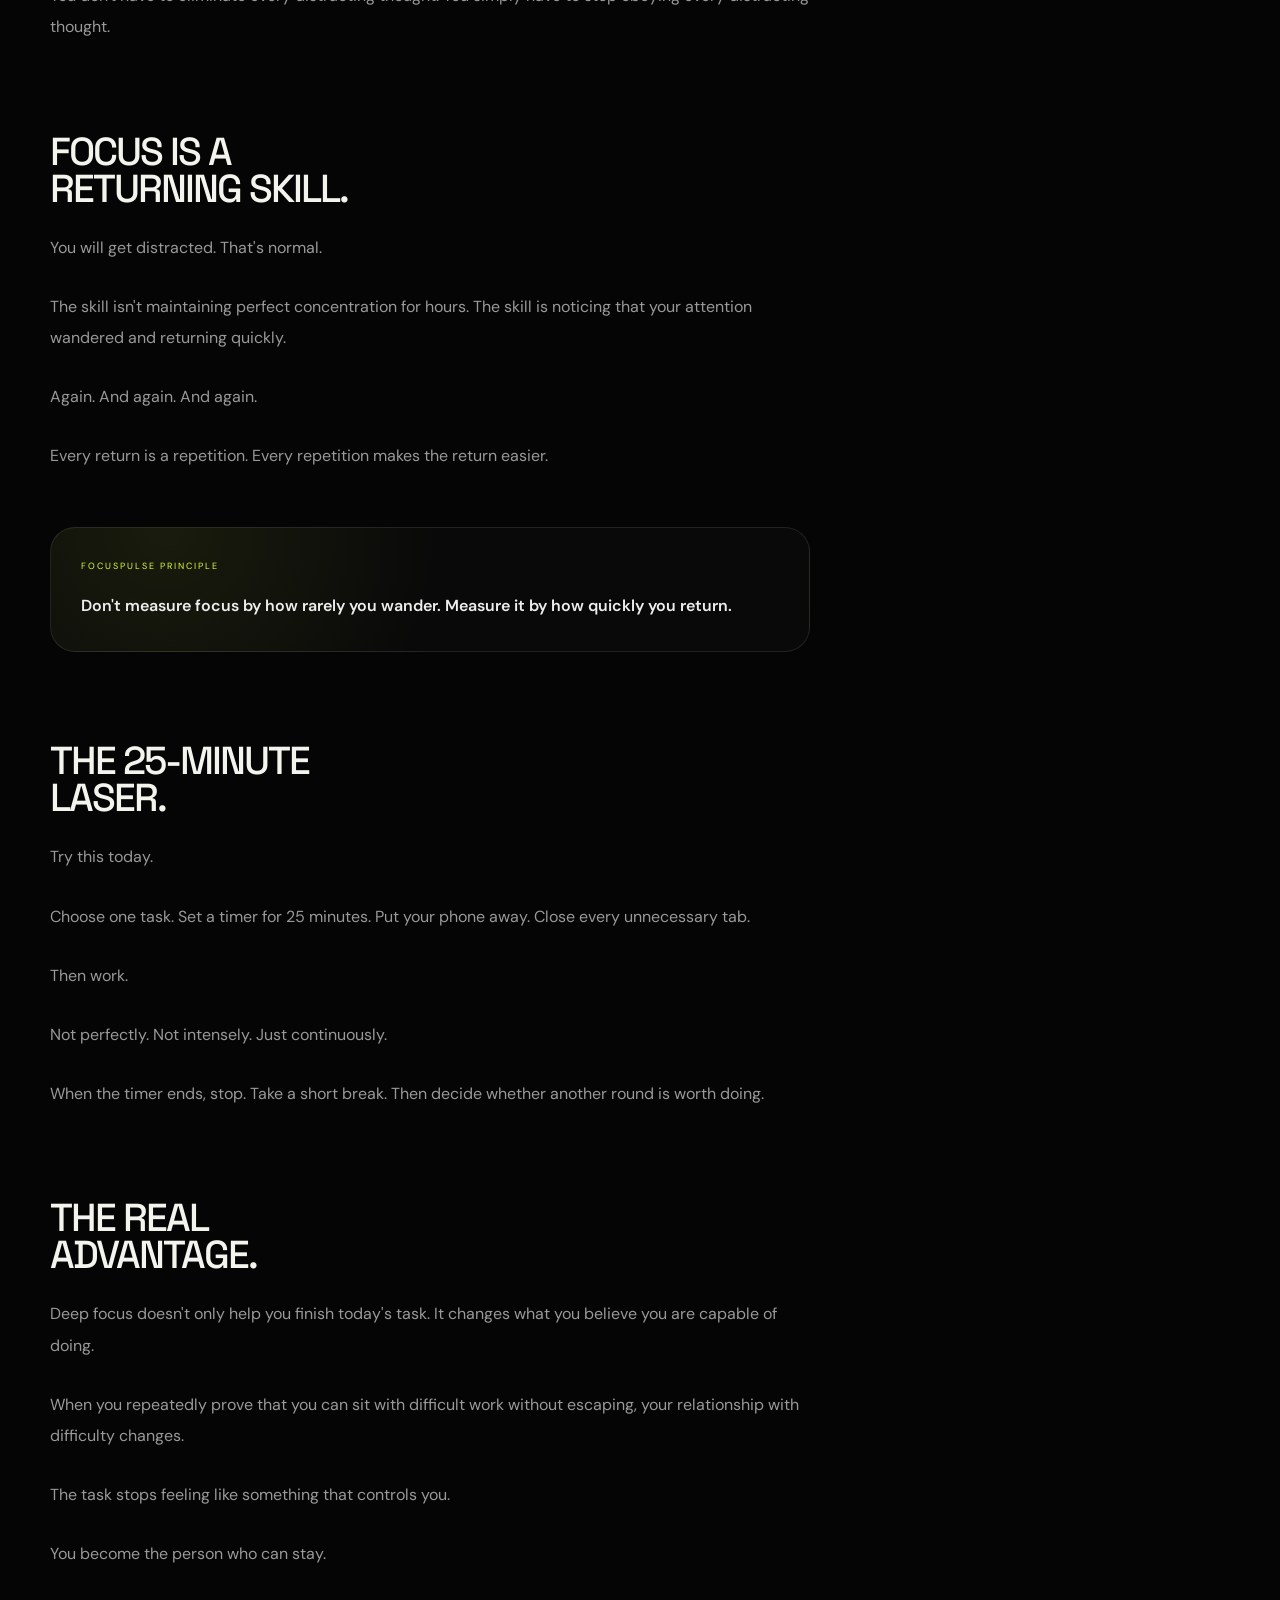
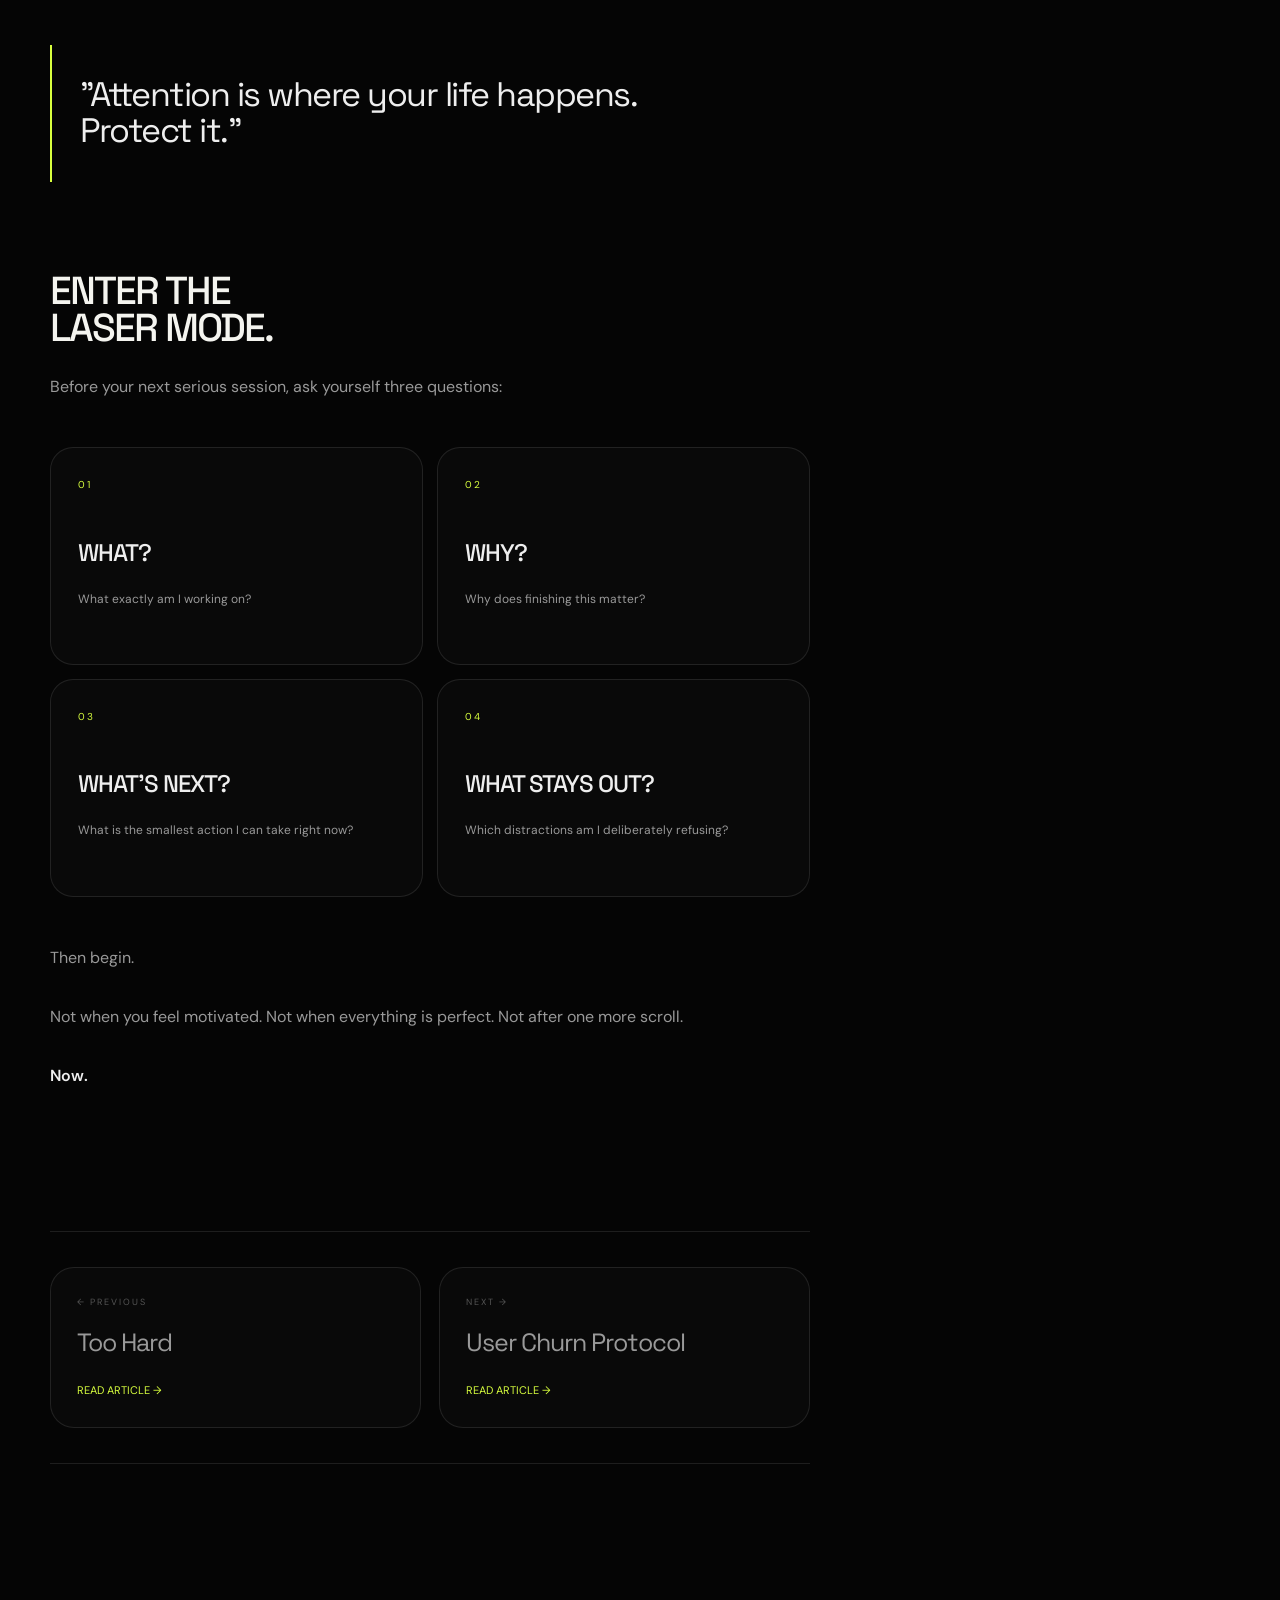
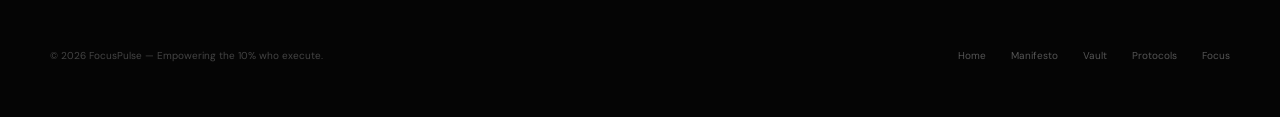
<file: article-laser-focus.html>
<!DOCTYPE html>
<html lang="en">
<head>
<meta charset="UTF-8">
<meta name="viewport" content="width=device-width,initial-scale=1.0">
<meta name="theme-color" content="#050505">
<title>Laser Focus — FocusPulse</title>

<link rel="preconnect" href="https://fonts.googleapis.com">
<link rel="preconnect" href="https://fonts.gstatic.com" crossorigin>
<link href="https://fonts.googleapis.com/css2?family=DM+Sans:wght@400;500;600;700&family=Space+Grotesk:wght@400;500;600;700&display=swap" rel="stylesheet">

<style>
:root{
--bg:#050505;
--panel:#0a0a0a;
--text:#f4f4ef;
--muted:#777;
--line:rgba(255,255,255,.10);
--lime:#d8ff3e;
--ease:cubic-bezier(.16,1,.3,1);
}

*{
margin:0;
padding:0;
box-sizing:border-box;
}

html{
scroll-behavior:smooth;
background:var(--bg);
}

body{
background:var(--bg);
color:var(--text);
font-family:"DM Sans",sans-serif;
overflow-x:hidden;
}

body:before{
content:"";
position:fixed;
inset:0;
z-index:-2;
pointer-events:none;
background-image:
linear-gradient(rgba(255,255,255,.025) 1px,transparent 1px),
linear-gradient(90deg,rgba(255,255,255,.025) 1px,transparent 1px);
background-size:80px 80px;
mask-image:linear-gradient(to bottom,#000,transparent);
}

body:after{
content:"";
position:fixed;
inset:0;
z-index:9999;
pointer-events:none;
opacity:.035;
background-image:url("data:image/svg+xml,%3Csvg xmlns='http://www.w3.org/2000/svg' width='180' height='180'%3E%3Cfilter id='n'%3E%3CfeTurbulence type='fractalNoise' baseFrequency='.8' numOctaves='4' stitchTiles='stitch'/%3E%3C/filter%3E%3Crect width='100%25' height='100%25' filter='url(%23n)'/%3E%3C/svg%3E");
}

a{
color:inherit;
text-decoration:none;
}

::selection{
background:var(--lime);
color:#000;
}

::-webkit-scrollbar{
width:7px;
}

::-webkit-scrollbar-track{
background:#050505;
}

::-webkit-scrollbar-thumb{
background:#292929;
border-radius:50px;
}

/* PROGRESS */

.progress{
position:fixed;
top:0;
left:0;
height:2px;
width:0;
z-index:10000;
background:var(--lime);
box-shadow:0 0 18px rgba(216,255,62,.5);
}

/* NAV */

.nav{
position:fixed;
top:18px;
left:50%;
transform:translateX(-50%);
z-index:1000;
width:min(1120px,calc(100% - 28px));
height:64px;
display:flex;
align-items:center;
justify-content:space-between;
padding:8px 9px 8px 22px;
border:1px solid var(--line);
border-radius:100px;
background:rgba(5,5,5,.72);
backdrop-filter:blur(25px);
-webkit-backdrop-filter:blur(25px);
transition:.4s var(--ease);
}

.nav.scrolled{
background:rgba(5,5,5,.94);
border-color:rgba(255,255,255,.16);
}

.logo{
display:flex;
align-items:center;
gap:8px;
font-family:"Space Grotesk";
font-size:21px;
font-weight:700;
letter-spacing:-1.5px;
}

.logo-mark{
width:22px;
height:22px;
border:2px solid #eee;
border-radius:50%;
position:relative;
}

.logo-mark:before{
content:"";
position:absolute;
width:6px;
height:6px;
left:6px;
top:6px;
border-radius:50%;
background:var(--lime);
box-shadow:0 0 12px var(--lime);
}

.logo-text span{
color:var(--lime);
}

.logo sup{
font-size:8px;
color:#555;
}

.nav-links{
display:flex;
gap:28px;
font-size:11px;
color:#777;
}

.nav-links a{
transition:.3s;
}

.nav-links a:hover{
color:#fff;
}

.nav-cta{
padding:12px 18px;
border-radius:100px;
background:var(--lime);
color:#000;
font-size:11px;
font-weight:700;
transition:.35s var(--ease);
}

.nav-cta:hover{
transform:translateY(-3px);
box-shadow:0 15px 50px rgba(216,255,62,.2);
}

/* CONTAINER */

.container{
width:min(1180px,calc(100% - 40px));
margin:auto;
}

/* HERO */

.hero{
min-height:88vh;
padding:190px 0 100px;
display:flex;
align-items:center;
}

.eyebrow{
display:inline-flex;
align-items:center;
gap:9px;
padding:8px 13px;
border:1px solid var(--line);
border-radius:100px;
color:#777;
font-size:9px;
letter-spacing:2px;
text-transform:uppercase;
}

.dot{
width:6px;
height:6px;
border-radius:50%;
background:var(--lime);
box-shadow:0 0 15px var(--lime);
}

.hero h1{
margin-top:38px;
max-width:1100px;
font-family:"Space Grotesk";
font-size:clamp(70px,12vw,155px);
line-height:.80;
letter-spacing:-10px;
font-weight:500;
}

.outline{
color:transparent;
-webkit-text-stroke:1px rgba(255,255,255,.42);
}

.lime{
color:var(--lime);
}

.hero-bottom{
margin-top:55px;
display:flex;
align-items:flex-end;
justify-content:space-between;
gap:50px;
}

.intro{
max-width:590px;
color:var(--muted);
font-size:14px;
line-height:1.9;
}

.meta{
display:flex;
gap:28px;
white-space:nowrap;
font-size:9px;
letter-spacing:1.6px;
color:#555;
text-transform:uppercase;
}

/* ARTICLE */

.article-section{
padding:70px 0 130px;
}

.article-layout{
display:grid;
grid-template-columns:minmax(0,760px) 220px;
gap:100px;
align-items:start;
}

.article-body{
font-size:16px;
line-height:1.95;
color:#999;
}

.article-body p{
margin-bottom:28px;
}

.article-body h2{
margin:90px 0 25px;
font-family:"Space Grotesk";
font-size:39px;
line-height:.95;
letter-spacing:-2px;
font-weight:500;
color:#f4f4ef;
}

.article-body h3{
margin:55px 0 18px;
font-family:"Space Grotesk";
font-size:25px;
line-height:1;
letter-spacing:-1px;
font-weight:500;
color:#f4f4ef;
}

.article-body strong{
color:#eee;
font-weight:600;
}

.article-body em{
font-style:normal;
color:var(--lime);
}

/* QUOTE */

.quote{
margin:75px 0;
padding:32px 0 32px 28px;
border-left:2px solid var(--lime);
font-family:"Space Grotesk";
font-size:34px;
line-height:1.08;
letter-spacing:-1.5px;
color:#eee;
}

/* HIGHLIGHT */

.highlight{
margin:55px 0;
padding:30px;
border:1px solid var(--line);
border-radius:25px;
background:
radial-gradient(circle at 15% 0%,rgba(216,255,62,.08),transparent 42%),
#090909;
}

.highlight-label{
margin-bottom:15px;
color:var(--lime);
font-size:9px;
letter-spacing:2px;
text-transform:uppercase;
}

.highlight p{
margin:0;
}

/* FOCUS GRID */

.focus-grid{
display:grid;
grid-template-columns:repeat(2,1fr);
gap:14px;
margin:45px 0;
}

.focus-card{
padding:27px;
min-height:210px;
border:1px solid var(--line);
border-radius:23px;
background:#090909;
transition:.45s var(--ease);
}

.focus-card:hover{
transform:translateY(-7px);
border-color:rgba(216,255,62,.25);
}

.focus-number{
color:var(--lime);
font-size:10px;
letter-spacing:2px;
}

.focus-card h4{
margin-top:35px;
font-family:"Space Grotesk";
font-size:24px;
font-weight:500;
letter-spacing:-1px;
color:#eee;
}

.focus-card p{
margin-top:12px;
font-size:12px;
line-height:1.7;
}

/* SIDEBAR */

.sidebar{
position:sticky;
top:110px;
}

.side-label{
font-size:9px;
letter-spacing:2px;
color:#555;
text-transform:uppercase;
margin-bottom:18px;
}

.side-line{
height:1px;
background:var(--line);
margin-bottom:12px;
}

.side-link{
display:block;
padding:9px 0;
font-size:11px;
color:#666;
transition:.3s;
}

.side-link:hover{
color:var(--lime);
transform:translateX(5px);
}

.progress-card{
margin-top:35px;
padding:22px;
border:1px solid var(--line);
border-radius:20px;
background:#090909;
}

.progress-card span{
display:block;
font-size:9px;
letter-spacing:1.5px;
color:#555;
text-transform:uppercase;
}

.progress-card strong{
display:block;
margin-top:7px;
font-family:"Space Grotesk";
font-size:28px;
font-weight:500;
}

.reading-line{
height:2px;
background:#1d1d1d;
margin-top:15px;
overflow:hidden;
}

.reading-line span{
display:block;
width:0;
height:100%;
background:var(--lime);
}

/* BOTTOM NAV */

.bottom-nav{
margin-top:140px;
padding:35px 0;
border-top:1px solid var(--line);
border-bottom:1px solid var(--line);
display:grid;
grid-template-columns:1fr 1fr;
gap:18px;
}

.bottom-card{
padding:26px;
border:1px solid var(--line);
border-radius:24px;
background:#090909;
transition:.45s var(--ease);
}

.bottom-card:hover{
transform:translateY(-7px);
border-color:rgba(216,255,62,.25);
}

.bottom-label{
font-size:9px;
letter-spacing:2px;
color:#555;
text-transform:uppercase;
}

.bottom-title{
margin-top:18px;
font-family:"Space Grotesk";
font-size:25px;
line-height:1;
letter-spacing:-1px;
}

.bottom-arrow{
margin-top:25px;
font-size:11px;
color:var(--lime);
}

/* FOOTER */

footer{
padding:55px 0;
}

.footer{
display:flex;
align-items:center;
justify-content:space-between;
gap:25px;
}

.footer-copy{
font-size:10px;
color:#444;
}

.footer-links{
display:flex;
gap:25px;
font-size:10px;
color:#555;
}

.footer-links a:hover{
color:#fff;
}

/* REVEAL */

.reveal{
opacity:0;
transform:translateY(30px);
transition:
opacity .9s var(--ease),
transform .9s var(--ease);
}

.reveal.visible{
opacity:1;
transform:none;
}

/* MOBILE */

@media(max-width:850px){

.nav-links{
display:none;
}

.hero{
padding-top:150px;
}

.hero h1{
letter-spacing:-6px;
}

.hero-bottom{
display:block;
}

.meta{
margin-top:28px;
}

.article-layout{
grid-template-columns:1fr;
}

.sidebar{
display:none;
}

}

@media(max-width:600px){

.container{
width:calc(100% - 28px);
}

.nav{
top:10px;
height:58px;
padding-left:16px;
}

.nav-cta{
display:none;
}

.hero{
padding-top:135px;
padding-bottom:70px;
}

.hero h1{
font-size:62px;
letter-spacing:-5px;
}

.intro{
font-size:13px;
}

.article-body{
font-size:15px;
}

.article-body h2{
font-size:32px;
}

.quote{
font-size:27px;
margin:60px 0;
}

.focus-grid{
grid-template-columns:1fr;
}

.bottom-nav{
grid-template-columns:1fr;
}

.footer{
display:block;
}

.footer-links{
margin-top:25px;
flex-wrap:wrap;
}

}

@media(prefers-reduced-motion:reduce){

*{
scroll-behavior:auto!important;
transition:none!important;
}

.reveal{
opacity:1;
transform:none;
}

}
</style>
</head>

<body>

<div class="progress" id="progress"></div>

<header class="nav" id="nav">

<a href="index.html" class="logo">

<span class="logo-mark"></span>

<span class="logo-text">
focus<span>pulse</span><sup>®</sup>
</span>

</a>

<nav class="nav-links">
<a href="index.html">Home</a>
<a href="manifesto.html">Manifesto</a>
<a href="vault.html">Vault</a>
<a href="protocols.html">Protocols</a>
<a href="focus.html">Focus</a>
</nav>

<a href="focus.html" class="nav-cta">
ENTER FOCUS →
</a>

</header>


<main>

<section class="hero">

<div class="container">

<div class="eyebrow reveal">
<span class="dot"></span>
FIELD NOTE / 04
</div>

<h1 class="reveal">
LASER<br>
<span class="outline">FOCUS</span><br>
<span class="lime">MODE.</span>
</h1>

<div class="hero-bottom reveal">

<p class="intro">
Focus isn't about forcing your brain to work harder.
It's about removing everything that keeps asking it to stop.
</p>

<div class="meta">
<span>FOCUS</span>
<span>8 MIN READ</span>
<span>2026</span>
</div>

</div>

</div>

</section>


<section class="article-section">

<div class="container">

<div class="article-layout">

<article class="article-body">


<p class="reveal">
Most people don't have a focus problem.
They have an <strong>attention leakage problem.</strong>
</p>

<p class="reveal">
Their attention is constantly being pulled in tiny directions.
A notification.
A new tab.
A message.
A thought.
A quick search.
</p>

<p class="reveal">
None of these interruptions looks important by itself.
Together, they destroy the ability to stay inside one idea long enough
to do meaningful work.
</p>


<h2 class="reveal">
FOCUS IS NOT<br>
CONCENTRATION.
</h2>

<p class="reveal">
Concentration is the ability to keep working on something.
</p>

<p class="reveal">
Focus is deciding <em>what deserves your concentration</em> in the first
place.
</p>

<p class="reveal">
That's why simply telling yourself to "focus harder" rarely works.
You can't concentrate deeply while your environment keeps presenting
new things that demand attention.
</p>


<div class="quote reveal">
"Your attention is a finite resource.<br>
Spend it like one."
</div>


<h2 class="reveal">
THE LASER<br>
PRINCIPLE.
</h2>

<p class="reveal">
A laser isn't powerful because it creates more light.
It's powerful because the light is concentrated in one direction.
</p>

<p class="reveal">
Your attention works the same way.
</p>

<p class="reveal">
Ten minutes of completely divided attention can produce less than
twenty minutes of undivided work.
</p>

<p class="reveal">
The goal isn't to do more things.
The goal is to make <strong>one thing impossible to ignore.</strong>
</p>


<div class="highlight reveal">

<div class="highlight-label">
THE RULE
</div>

<p>
<strong>One task. One window. One defined outcome.</strong>
</p>

</div>


<h2 class="reveal">
BUILD THE<br>
FOCUS FIELD.
</h2>

<p class="reveal">
Before beginning a serious session, remove decisions.
</p>

<div class="focus-grid reveal">

<div class="focus-card">
<div class="focus-number">01</div>
<h4>ONE TASK</h4>
<p>
Decide exactly what you are going to finish before you begin.
</p>
</div>

<div class="focus-card">
<div class="focus-number">02</div>
<h4>ONE SCREEN</h4>
<p>
Close everything that doesn't directly support the task.
</p>
</div>

<div class="focus-card">
<div class="focus-number">03</div>
<h4>ONE TIMER</h4>
<p>
Give the session a beginning and an end. Remove uncertainty.
</p>
</div>

<div class="focus-card">
<div class="focus-number">04</div>
<h4>ONE OUTCOME</h4>
<p>
Define what "done" means before you start working.
</p>
</div>

</div>


<h2 class="reveal">
THE FIRST<br>
FIVE MINUTES.
</h2>

<p class="reveal">
The beginning of a focus session is usually the hardest part.
Your brain is still carrying the noise of everything you were doing
before.
</p>

<p class="reveal">
Don't expect instant deep focus.
Give your brain a transition.
</p>

<p class="reveal">
Open the task.
Read the last thing you wrote.
Write one sentence.
Solve one small part.
</p>

<p class="reveal">
Momentum often appears <strong>after</strong> action, not before it.
</p>


<h2 class="reveal">
PROTECT THE<br>
DEEP ZONE.
</h2>

<p class="reveal">
Once you enter the zone, don't casually leave it.
</p>

<p class="reveal">
Every time you switch contexts, your brain has to rebuild the mental
model of what it was doing.
</p>

<p class="reveal">
That rebuilding has a cost.
</p>

<p class="reveal">
A quick message can create ten minutes of invisible recovery time.
A quick social media check can completely reset the mental state you
spent thirty minutes creating.
</p>


<div class="quote reveal">
"The interruption may last ten seconds.<br>
The recovery can last much longer."
</div>


<h2 class="reveal">
MAKE DISTRACTION<br>
EXPENSIVE.
</h2>

<p class="reveal">
You don't need extraordinary willpower if distraction requires effort.
</p>

<p class="reveal">
Put your phone away.
Log out.
Close the tab.
Disable unnecessary notifications.
Use full-screen mode.
</p>

<p class="reveal">
The goal isn't to create a prison.
It's to create enough friction that your first impulse isn't always
the easiest one.
</p>


<h3 class="reveal">
WHEN THE URGE APPEARS
</h3>

<p class="reveal">
Don't fight it dramatically.
Notice it.
</p>

<p class="reveal">
"I want to check my phone."
</p>

<p class="reveal">
Then return to the task.
</p>

<p class="reveal">
You don't have to eliminate every distracting thought.
You simply have to stop obeying every distracting thought.
</p>


<h2 class="reveal">
FOCUS IS A<br>
RETURNING SKILL.
</h2>

<p class="reveal">
You will get distracted.
That's normal.
</p>

<p class="reveal">
The skill isn't maintaining perfect concentration for hours.
The skill is noticing that your attention wandered and returning
quickly.
</p>

<p class="reveal">
Again.
And again.
And again.
</p>

<p class="reveal">
Every return is a repetition.
Every repetition makes the return easier.
</p>


<div class="highlight reveal">

<div class="highlight-label">
FOCUSPULSE PRINCIPLE
</div>

<p>
<strong>Don't measure focus by how rarely you wander.
Measure it by how quickly you return.</strong>
</p>

</div>


<h2 class="reveal">
THE 25-MINUTE<br>
LASER.
</h2>

<p class="reveal">
Try this today.
</p>

<p class="reveal">
Choose one task.
Set a timer for 25 minutes.
Put your phone away.
Close every unnecessary tab.
</p>

<p class="reveal">
Then work.
</p>

<p class="reveal">
Not perfectly.
Not intensely.
Just continuously.
</p>

<p class="reveal">
When the timer ends, stop.
Take a short break.
Then decide whether another round is worth doing.
</p>


<h2 class="reveal">
THE REAL<br>
ADVANTAGE.
</h2>

<p class="reveal">
Deep focus doesn't only help you finish today's task.
It changes what you believe you are capable of doing.
</p>

<p class="reveal">
When you repeatedly prove that you can sit with difficult work without
escaping, your relationship with difficulty changes.
</p>

<p class="reveal">
The task stops feeling like something that controls you.
</p>

<p class="reveal">
You become the person who can stay.
</p>


<div class="quote reveal">
"Attention is where your life happens.<br>
Protect it."
</div>


<h2 class="reveal">
ENTER THE<br>
LASER MODE.
</h2>

<p class="reveal">
Before your next serious session, ask yourself three questions:
</p>

<div class="focus-grid reveal">

<div class="focus-card">
<div class="focus-number">01</div>
<h4>WHAT?</h4>
<p>
What exactly am I working on?
</p>
</div>

<div class="focus-card">
<div class="focus-number">02</div>
<h4>WHY?</h4>
<p>
Why does finishing this matter?
</p>
</div>

<div class="focus-card">
<div class="focus-number">03</div>
<h4>WHAT'S NEXT?</h4>
<p>
What is the smallest action I can take right now?
</p>
</div>

<div class="focus-card">
<div class="focus-number">04</div>
<h4>WHAT STAYS OUT?</h4>
<p>
Which distractions am I deliberately refusing?
</p>
</div>

</div>


<p class="reveal">
Then begin.
</p>

<p class="reveal">
Not when you feel motivated.
Not when everything is perfect.
Not after one more scroll.
</p>

<p class="reveal">
<strong>Now.</strong>
</p>


<div class="bottom-nav reveal">

<a href="article-too-hard.html" class="bottom-card">

<div class="bottom-label">
← PREVIOUS
</div>

<div class="bottom-title">
Too Hard
</div>

<div class="bottom-arrow">
READ ARTICLE →
</div>

</a>

<a href="article-user-churn.html" class="bottom-card">

<div class="bottom-label">
NEXT →
</div>

<div class="bottom-title">
User Churn Protocol
</div>

<div class="bottom-arrow">
READ ARTICLE →
</div>

</a>

</div>

</article>


<aside class="sidebar">

<div class="side-label">
FIELD NOTE 04
</div>

<div class="side-line"></div>

<a class="side-link" href="#">
Focus vs Concentration
</a>

<a class="side-link" href="#">
The Laser Principle
</a>

<a class="side-link" href="#">
Build The Focus Field
</a>

<a class="side-link" href="#">
Protect Deep Work
</a>

<a class="side-link" href="#">
Return To Focus
</a>

<div class="progress-card">

<span>READING</span>

<strong id="readingPercent">0%</strong>

<div class="reading-line">
<span id="readingLine"></span>
</div>

</div>

</aside>

</div>

</div>

</section>

</main>


<footer>

<div class="container footer">

<div class="footer-copy">
© <span id="year"></span> FocusPulse — Empowering the 10% who execute.
</div>

<div class="footer-links">
<a href="index.html">Home</a>
<a href="manifesto.html">Manifesto</a>
<a href="vault.html">Vault</a>
<a href="protocols.html">Protocols</a>
<a href="focus.html">Focus</a>
</div>

</div>

</footer>


<script>

const progress=document.getElementById("progress");
const readingLine=document.getElementById("readingLine");
const readingPercent=document.getElementById("readingPercent");

function updateProgress(){

const top=window.scrollY;

const height=
document.documentElement.scrollHeight-
window.innerHeight;

const percentage=
height>0?(top/height)*100:0;

const value=
Math.min(100,Math.max(0,percentage));

progress.style.width=value+"%";
readingLine.style.width=value+"%";
readingPercent.textContent=Math.round(value)+"%";

}

window.addEventListener(
"scroll",
updateProgress,
{passive:true}
);

updateProgress();


const nav=document.getElementById("nav");

function updateNav(){

if(window.scrollY>25){
nav.classList.add("scrolled");
}else{
nav.classList.remove("scrolled");
}

}

window.addEventListener(
"scroll",
updateNav,
{passive:true}
);

updateNav();


const elements=
document.querySelectorAll(".reveal");

const reduced=
window.matchMedia(
"(prefers-reduced-motion: reduce)"
).matches;

if("IntersectionObserver" in window && !reduced){

const observer=
new IntersectionObserver(
entries=>{

entries.forEach(entry=>{

if(!entry.isIntersecting)return;

entry.target.classList.add("visible");

observer.unobserve(entry.target);

});

},
{
threshold:.12,
rootMargin:"0px 0px -50px 0px"
}
);

elements.forEach(
element=>observer.observe(element)
);

}else{

elements.forEach(
element=>element.classList.add("visible")
);

}


document.getElementById("year").textContent=
new Date().getFullYear();

</script>

</body>
</html>
</file>
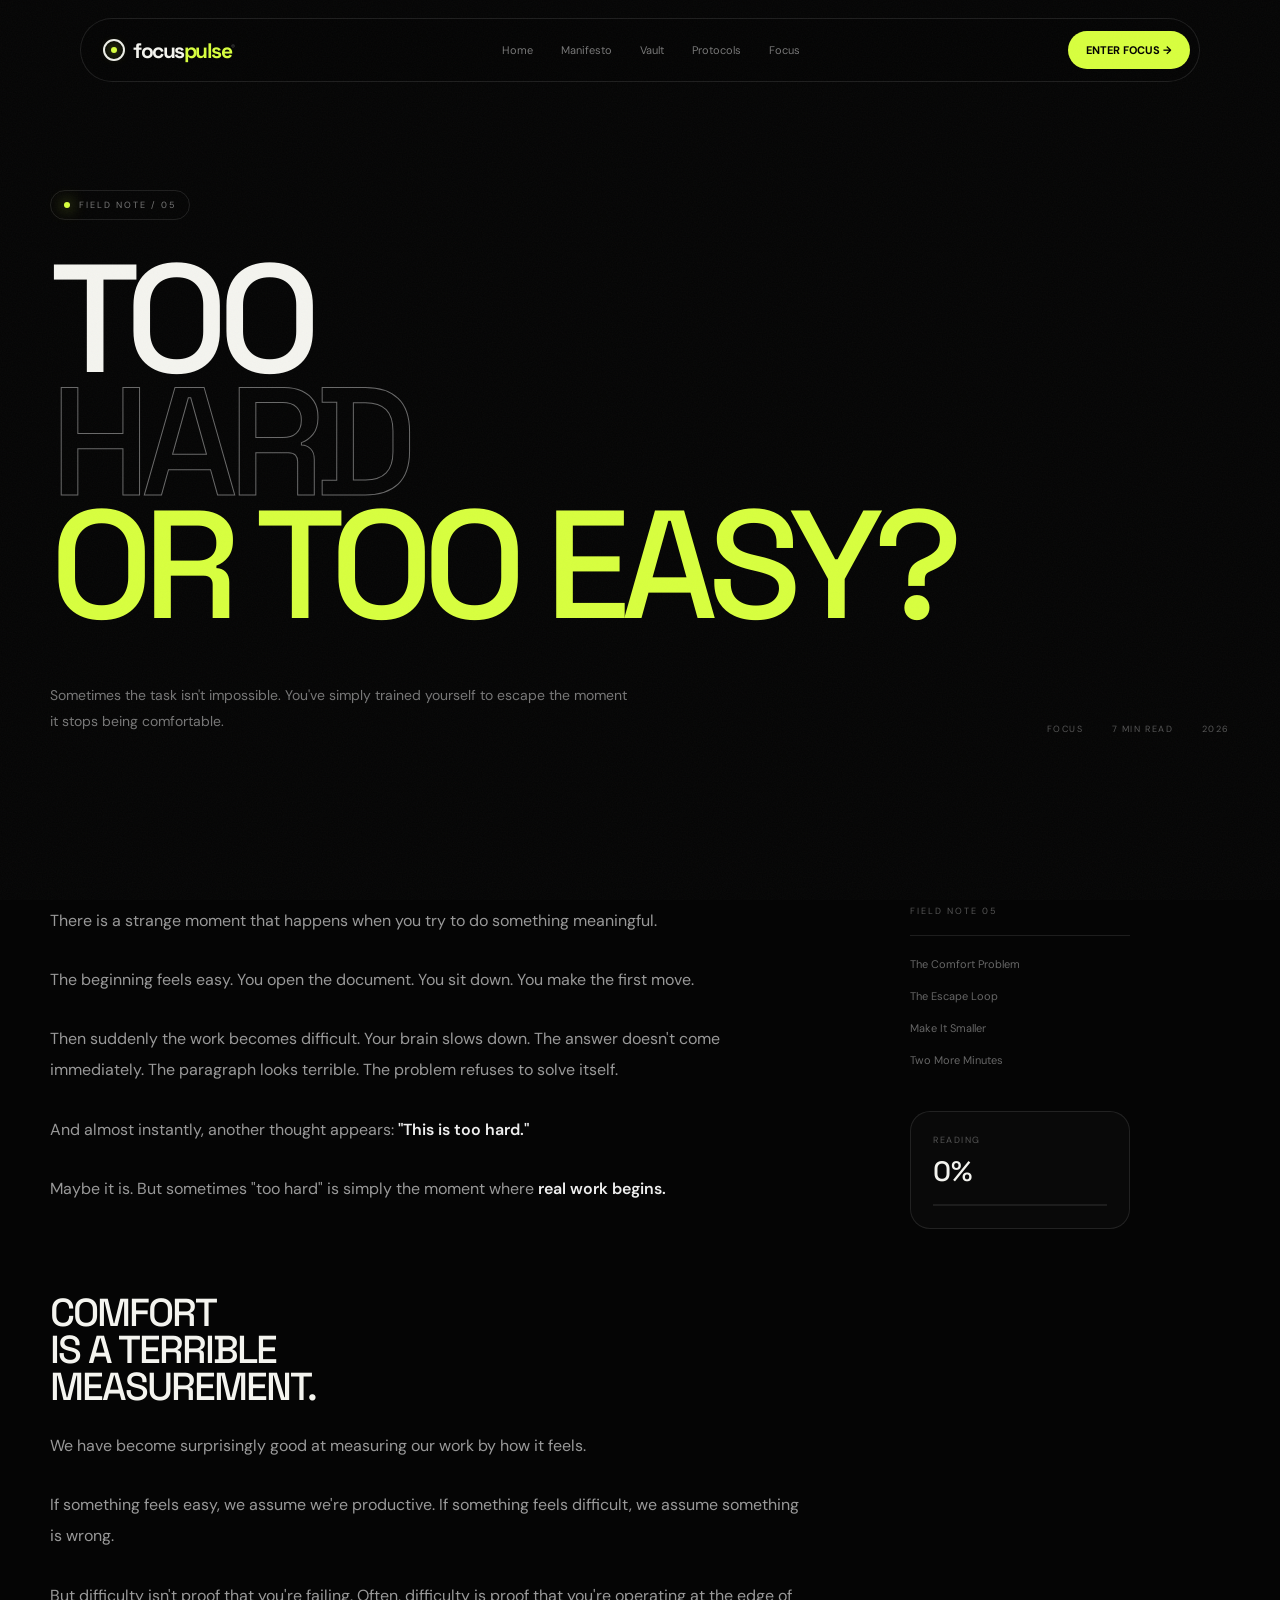
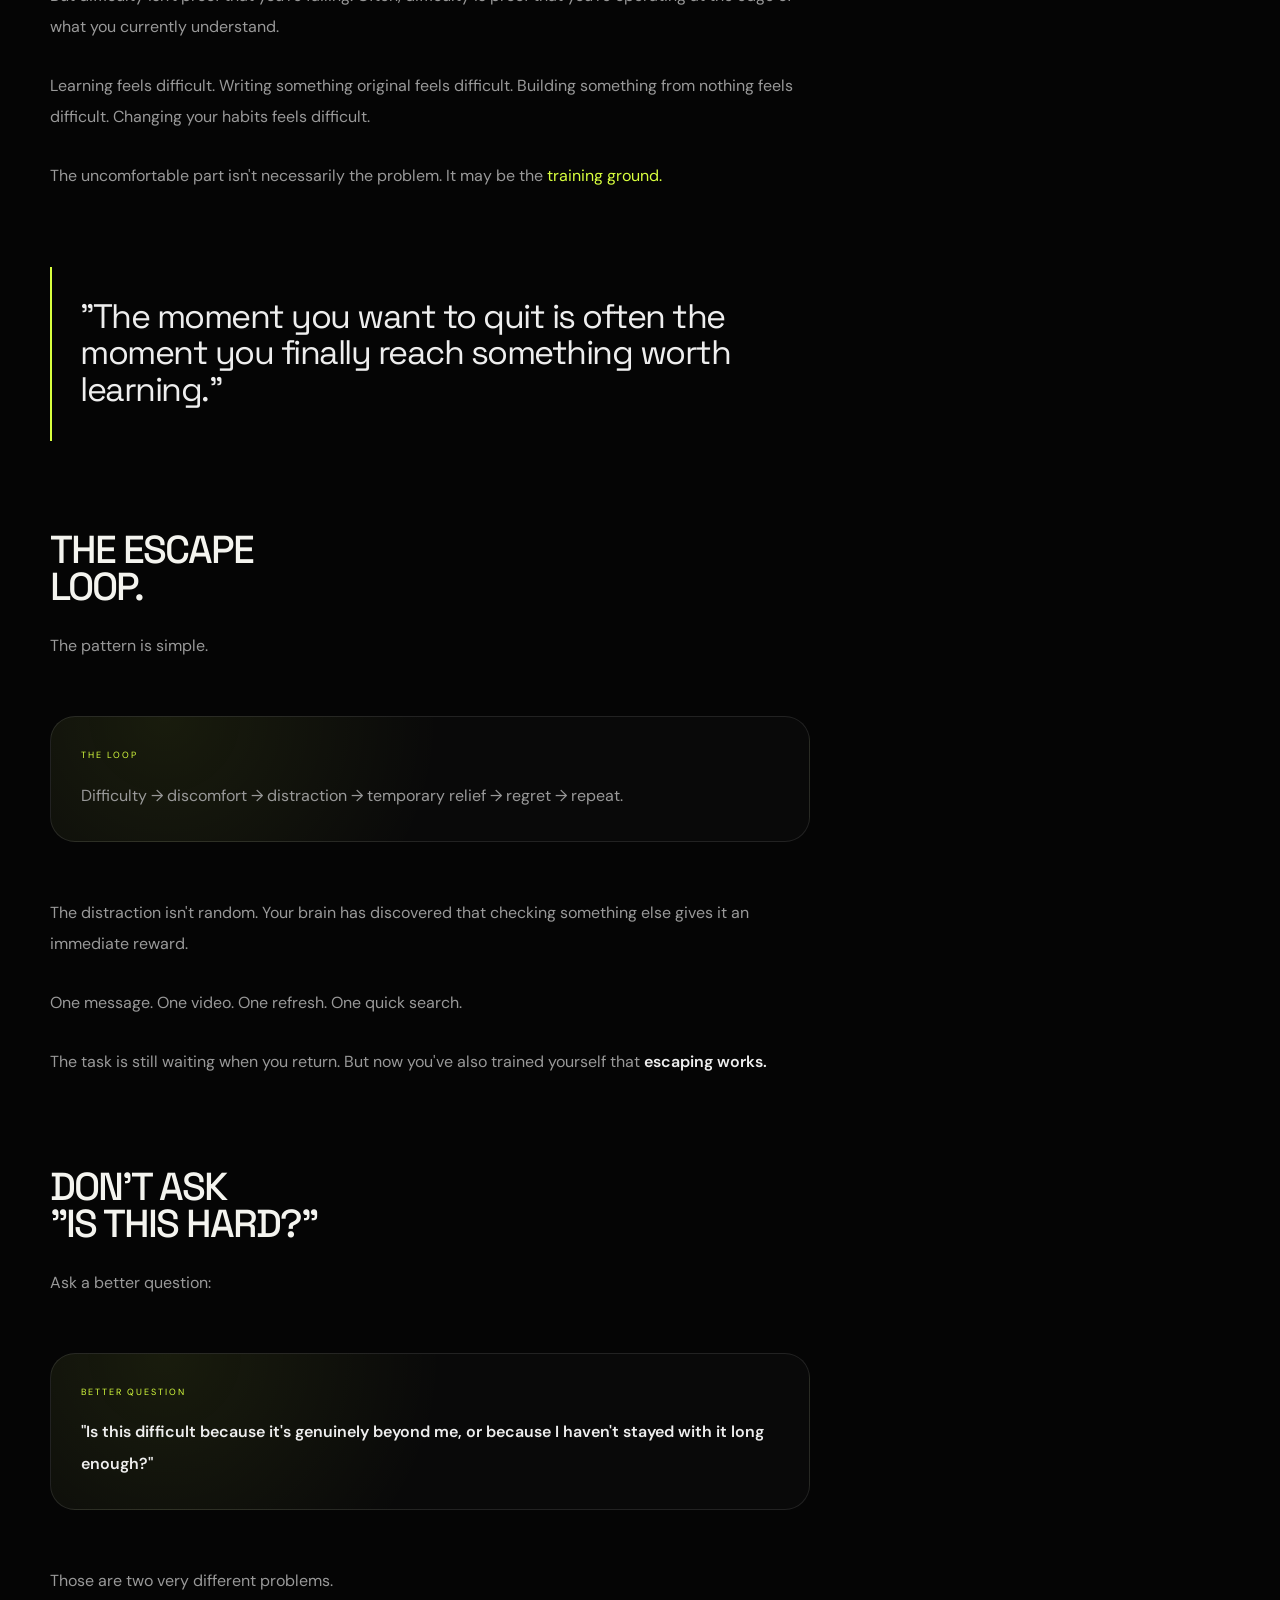
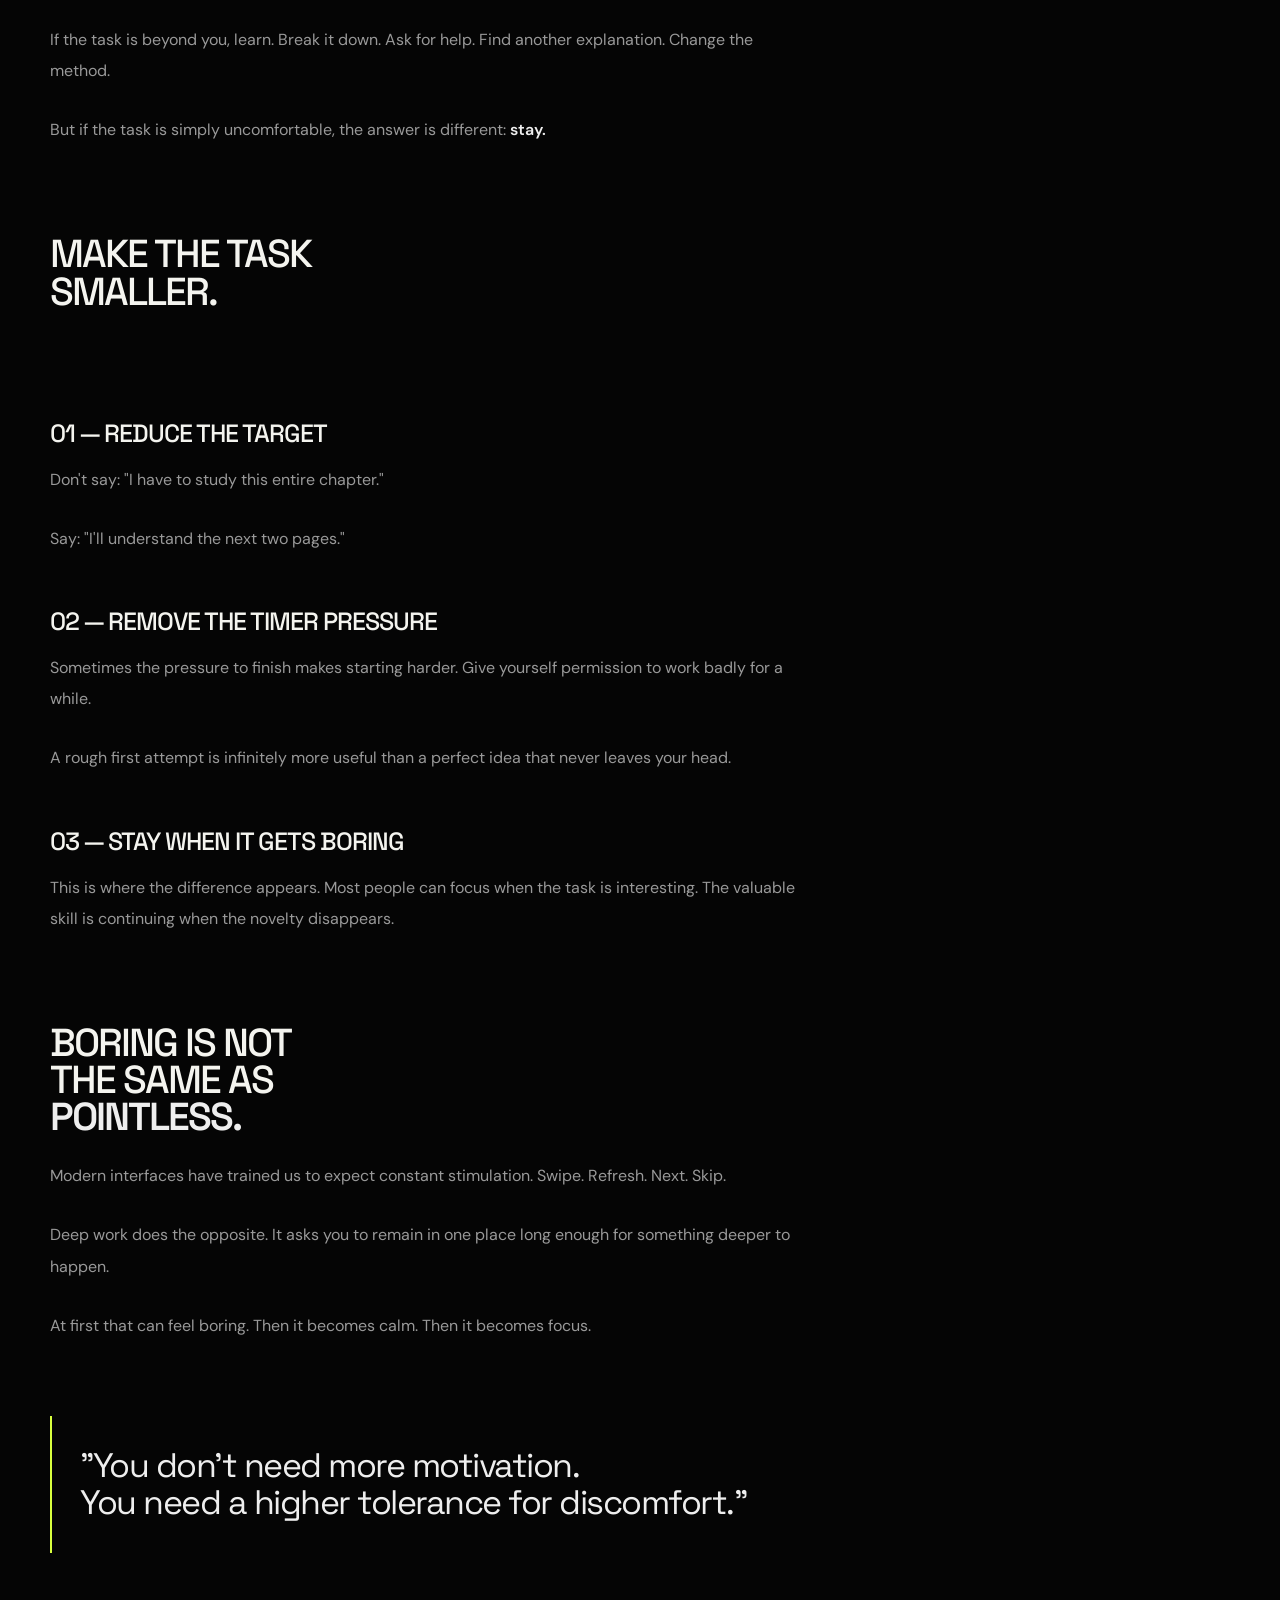
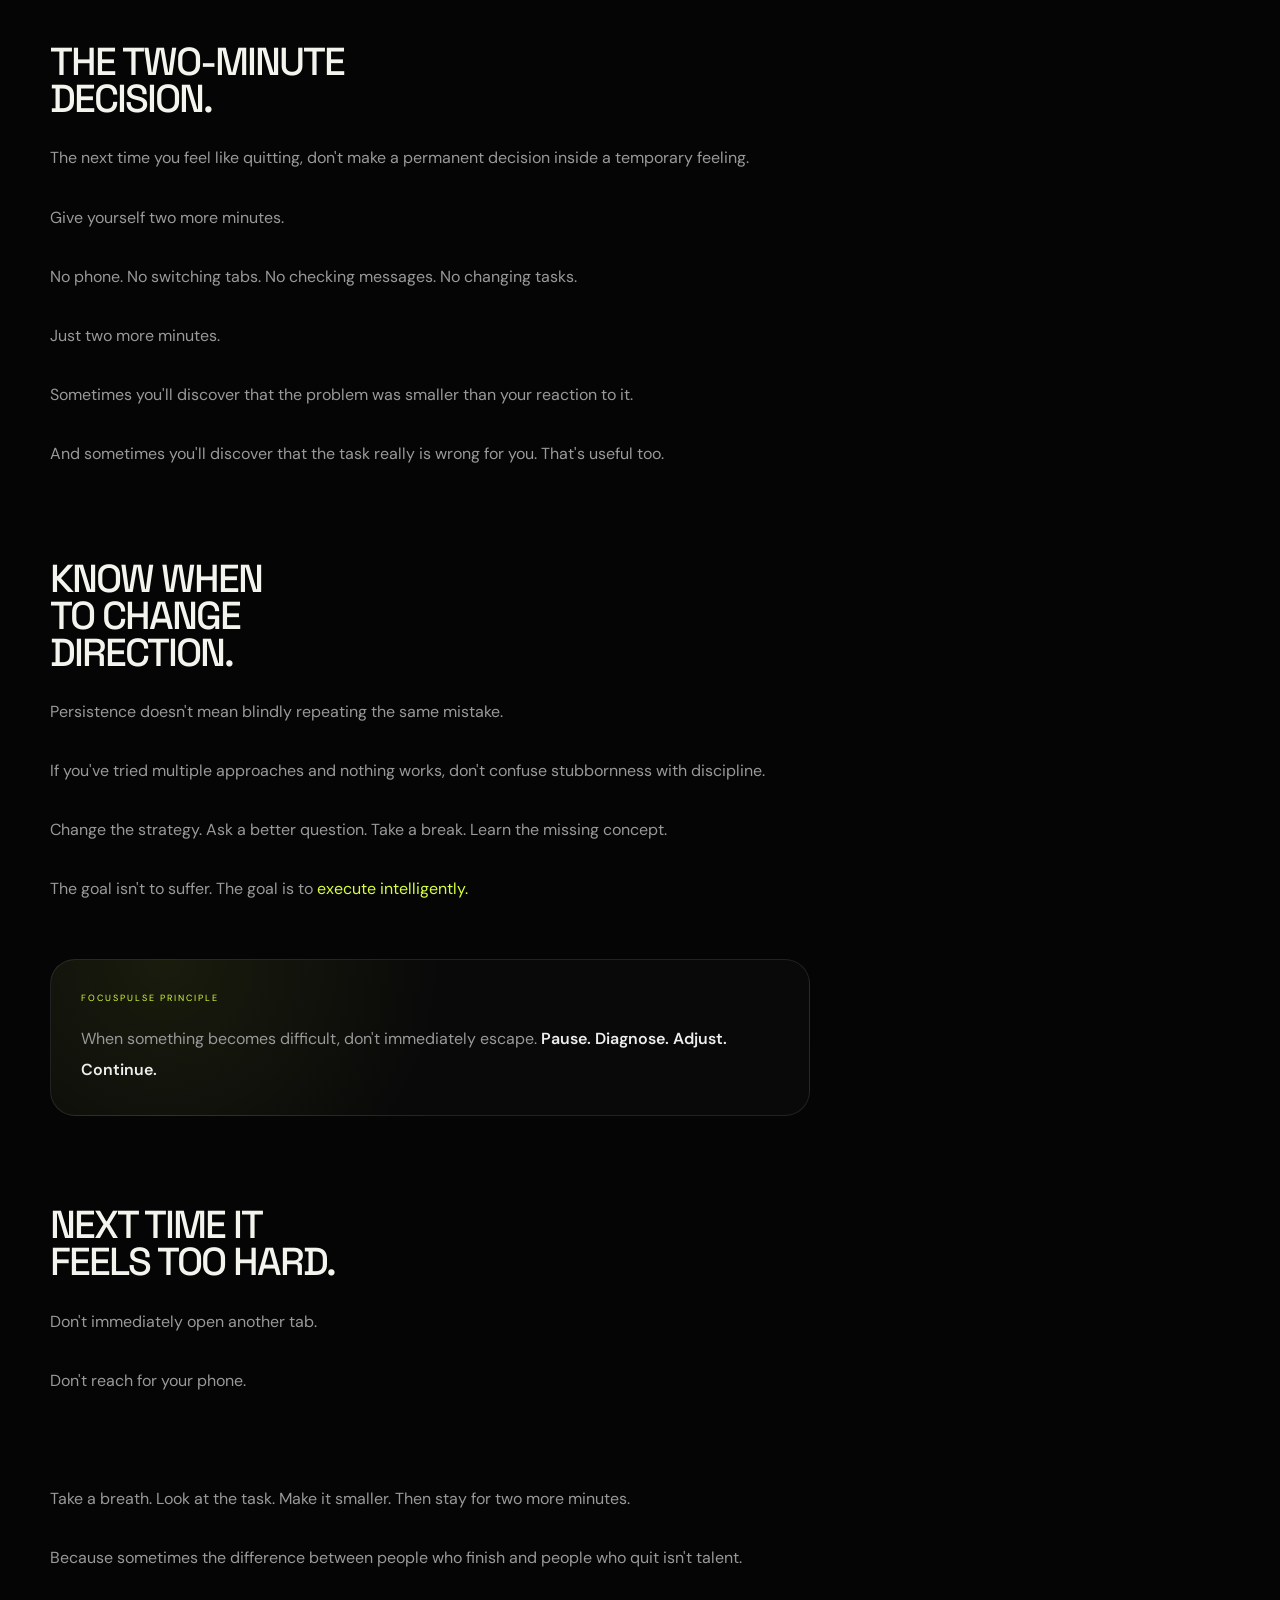
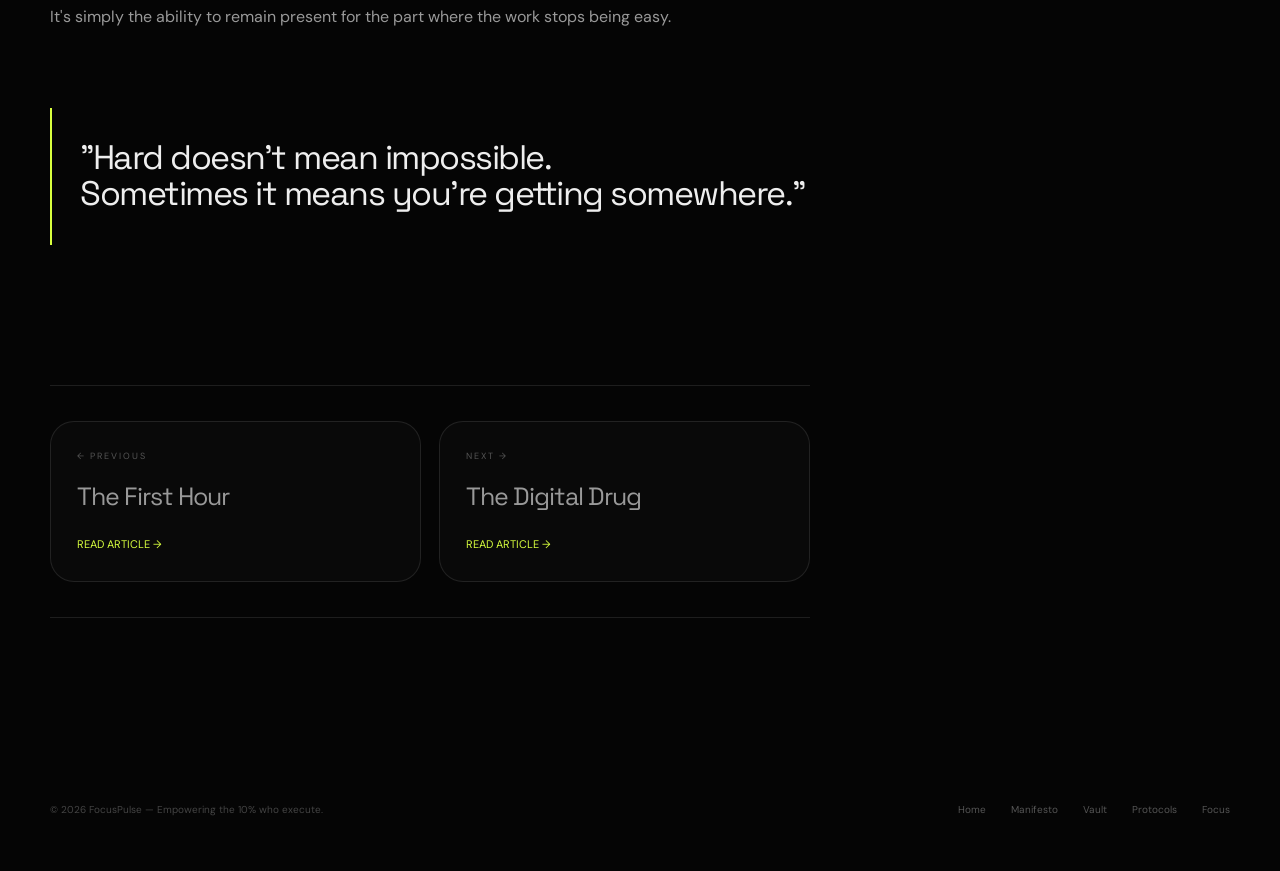
<file: article-too-hard.html>
<!DOCTYPE html>
<html lang="en">
<head>
<meta charset="UTF-8">
<meta name="viewport" content="width=device-width, initial-scale=1.0">
<meta name="theme-color" content="#050505">
<meta name="description" content="Too Hard — FocusPulse Field Note 05">
<title>Too Hard — FocusPulse</title>

<link rel="preconnect" href="https://fonts.googleapis.com">
<link rel="preconnect" href="https://fonts.gstatic.com" crossorigin>
<link href="https://fonts.googleapis.com/css2?family=DM+Sans:wght@400;500;600;700&family=Space+Grotesk:wght@400;500;600;700&display=swap" rel="stylesheet">

<style>
:root{
--bg:#050505;
--panel:#0a0a0a;
--text:#f4f4ef;
--muted:#777;
--muted2:#4b4b4b;
--line:rgba(255,255,255,.10);
--lime:#d8ff3e;
--ease:cubic-bezier(.16,1,.3,1);
--max:1180px;
}

*{
margin:0;
padding:0;
box-sizing:border-box;
}

html{
scroll-behavior:smooth;
background:var(--bg);
}

body{
background:var(--bg);
color:var(--text);
font-family:"DM Sans",sans-serif;
overflow-x:hidden;
}

body:before{
content:"";
position:fixed;
inset:0;
pointer-events:none;
z-index:-2;
background-image:
linear-gradient(rgba(255,255,255,.025) 1px,transparent 1px),
linear-gradient(90deg,rgba(255,255,255,.025) 1px,transparent 1px);
background-size:80px 80px;
mask-image:linear-gradient(to bottom,#000,transparent);
}

body:after{
content:"";
position:fixed;
inset:0;
pointer-events:none;
z-index:9999;
opacity:.035;
pointer-events:none;
background-image:url("data:image/svg+xml,%3Csvg xmlns='http://www.w3.org/2000/svg' width='180' height='180'%3E%3Cfilter id='n'%3E%3CfeTurbulence type='fractalNoise' baseFrequency='.8' numOctaves='4' stitchTiles='stitch'/%3E%3C/filter%3E%3Crect width='100%25' height='100%25' filter='url(%23n)'/%3E%3C/svg%3E");
}

a{
color:inherit;
text-decoration:none;
}

::selection{
background:var(--lime);
color:#000;
}

::-webkit-scrollbar{
width:7px;
}

::-webkit-scrollbar-track{
background:#050505;
}

::-webkit-scrollbar-thumb{
background:#292929;
border-radius:50px;
}

.progress{
position:fixed;
top:0;
left:0;
width:0;
height:2px;
background:var(--lime);
box-shadow:0 0 18px rgba(216,255,62,.45);
z-index:10000;
}

.container{
width:min(var(--max),calc(100% - 40px));
margin:auto;
}

/* NAV */

.nav{
position:fixed;
z-index:1000;
top:18px;
left:50%;
transform:translateX(-50%);
width:min(1120px,calc(100% - 28px));
height:64px;
display:flex;
align-items:center;
justify-content:space-between;
padding:8px 9px 8px 22px;
border:1px solid var(--line);
border-radius:100px;
background:rgba(5,5,5,.72);
backdrop-filter:blur(25px);
-webkit-backdrop-filter:blur(25px);
transition:.4s var(--ease);
}

.nav.scrolled{
background:rgba(5,5,5,.94);
border-color:rgba(255,255,255,.16);
}

.logo{
font-family:"Space Grotesk";
font-size:21px;
font-weight:700;
letter-spacing:-1.5px;
display:flex;
align-items:center;
gap:8px;
}

.logo-mark{
width:22px;
height:22px;
border:2px solid #eee;
border-radius:50%;
position:relative;
}

.logo-mark:before{
content:"";
position:absolute;
width:6px;
height:6px;
left:6px;
top:6px;
border-radius:50%;
background:var(--lime);
box-shadow:0 0 12px var(--lime);
}

.logo-text span{
color:var(--lime);
}

.logo sup{
font-size:8px;
color:#555;
}

.nav-links{
display:flex;
gap:28px;
font-size:11px;
color:#777;
}

.nav-links a{
transition:.3s;
}

.nav-links a:hover{
color:#fff;
}

.nav-cta{
padding:12px 18px;
border-radius:100px;
background:var(--lime);
color:#000;
font-size:11px;
font-weight:700;
transition:.35s var(--ease);
}

.nav-cta:hover{
transform:translateY(-3px);
box-shadow:0 15px 50px rgba(216,255,62,.18);
}

/* HERO */

.hero{
min-height:88vh;
padding:190px 0 100px;
display:flex;
align-items:center;
}

.eyebrow{
display:inline-flex;
align-items:center;
gap:9px;
padding:8px 13px;
border:1px solid var(--line);
border-radius:100px;
color:#777;
font-size:9px;
letter-spacing:2px;
text-transform:uppercase;
}

.dot{
width:6px;
height:6px;
border-radius:50%;
background:var(--lime);
box-shadow:0 0 15px var(--lime);
}

.hero h1{
margin-top:38px;
font-family:"Space Grotesk";
font-size:clamp(70px,12vw,155px);
line-height:.80;
letter-spacing:-10px;
font-weight:500;
max-width:1100px;
}

.outline{
color:transparent;
-webkit-text-stroke:1px rgba(255,255,255,.4);
}

.lime{
color:var(--lime);
}

.hero-bottom{
margin-top:55px;
display:flex;
align-items:flex-end;
justify-content:space-between;
gap:50px;
}

.intro{
max-width:580px;
color:var(--muted);
font-size:14px;
line-height:1.9;
}

.meta{
display:flex;
gap:28px;
white-space:nowrap;
font-size:9px;
letter-spacing:1.6px;
color:#555;
text-transform:uppercase;
}

/* ARTICLE */

.article-section{
padding:70px 0 130px;
}

.article-layout{
display:grid;
grid-template-columns:minmax(0,760px) 220px;
gap:100px;
align-items:start;
}

.article-body{
font-size:16px;
line-height:1.95;
color:#999;
}

.article-body p{
margin-bottom:28px;
}

.article-body h2{
font-family:"Space Grotesk";
font-size:39px;
line-height:.95;
letter-spacing:-2px;
font-weight:500;
color:#f4f4ef;
margin:90px 0 25px;
}

.article-body h3{
font-family:"Space Grotesk";
font-size:25px;
line-height:1;
letter-spacing:-1px;
font-weight:500;
color:#f4f4ef;
margin:55px 0 18px;
}

.article-body strong{
color:#eee;
font-weight:600;
}

.article-body em{
font-style:normal;
color:var(--lime);
}

.quote{
margin:75px 0;
padding:32px 0 32px 28px;
border-left:2px solid var(--lime);
font-family:"Space Grotesk";
font-size:34px;
line-height:1.08;
letter-spacing:-1.5px;
color:#eee;
}

.highlight{
margin:55px 0;
padding:30px;
border:1px solid var(--line);
border-radius:25px;
background:
radial-gradient(
circle at 15% 0%,
rgba(216,255,62,.08),
transparent 42%
),
#090909;
}

.highlight-label{
margin-bottom:15px;
color:var(--lime);
font-size:9px;
letter-spacing:2px;
text-transform:uppercase;
}

.highlight p{
margin:0;
}

/* SIDEBAR */

.sidebar{
position:sticky;
top:110px;
}

.side-label{
font-size:9px;
letter-spacing:2px;
color:#555;
text-transform:uppercase;
margin-bottom:18px;
}

.side-line{
height:1px;
background:var(--line);
margin-bottom:12px;
}

.side-link{
display:block;
padding:9px 0;
font-size:11px;
color:#666;
transition:.3s;
}

.side-link:hover{
color:var(--lime);
transform:translateX(5px);
}

.progress-card{
margin-top:35px;
padding:22px;
border:1px solid var(--line);
border-radius:20px;
background:#090909;
}

.progress-card span{
display:block;
font-size:9px;
letter-spacing:1.5px;
color:#555;
text-transform:uppercase;
}

.progress-card strong{
display:block;
margin-top:7px;
font-family:"Space Grotesk";
font-size:28px;
font-weight:500;
}

.reading-line{
height:2px;
background:#1d1d1d;
margin-top:15px;
overflow:hidden;
}

.reading-line span{
display:block;
width:0;
height:100%;
background:var(--lime);
}

/* NAVIGATION CARDS */

.bottom-nav{
margin-top:140px;
padding:35px 0;
border-top:1px solid var(--line);
border-bottom:1px solid var(--line);
display:grid;
grid-template-columns:1fr 1fr;
gap:18px;
}

.bottom-card{
padding:26px;
border:1px solid var(--line);
border-radius:24px;
background:#090909;
transition:.45s var(--ease);
}

.bottom-card:hover{
transform:translateY(-7px);
border-color:rgba(216,255,62,.25);
}

.bottom-label{
font-size:9px;
letter-spacing:2px;
color:#555;
text-transform:uppercase;
}

.bottom-title{
margin-top:18px;
font-family:"Space Grotesk";
font-size:25px;
line-height:1;
letter-spacing:-1px;
}

.bottom-arrow{
margin-top:25px;
font-size:11px;
color:var(--lime);
}

/* FOOTER */

footer{
padding:55px 0;
border-top:0;
}

.footer{
display:flex;
align-items:center;
justify-content:space-between;
gap:25px;
}

.footer-copy{
font-size:10px;
color:#444;
}

.footer-links{
display:flex;
gap:25px;
font-size:10px;
color:#555;
}

.footer-links a:hover{
color:#fff;
}

/* REVEAL */

.reveal{
opacity:0;
transform:translateY(30px);
transition:
opacity .9s var(--ease),
transform .9s var(--ease);
}

.reveal.visible{
opacity:1;
transform:none;
}

/* MOBILE */

@media(max-width:850px){

.nav-links{
display:none;
}

.hero{
padding-top:150px;
}

.hero h1{
letter-spacing:-6px;
}

.hero-bottom{
display:block;
}

.meta{
margin-top:28px;
}

.article-layout{
grid-template-columns:1fr;
}

.sidebar{
display:none;
}

}

@media(max-width:600px){

.container{
width:calc(100% - 28px);
}

.nav{
top:10px;
height:58px;
padding-left:16px;
}

.nav-cta{
display:none;
}

.hero{
padding-top:135px;
padding-bottom:70px;
}

.hero h1{
font-size:62px;
letter-spacing:-5px;
}

.intro{
font-size:13px;
}

.article-body{
font-size:15px;
}

.article-body h2{
font-size:32px;
}

.quote{
font-size:27px;
margin:60px 0;
}

.bottom-nav{
grid-template-columns:1fr;
}

.footer{
display:block;
}

.footer-links{
margin-top:25px;
flex-wrap:wrap;
}

}

@media(prefers-reduced-motion:reduce){

*{
scroll-behavior:auto!important;
transition:none!important;
animation:none!important;
}

.reveal{
opacity:1;
transform:none;
}

}
</style>
</head>

<body>

<div class="progress" id="progress"></div>

<header class="nav" id="nav">

<a href="index.html" class="logo">

<span class="logo-mark"></span>

<span class="logo-text">
focus<span>pulse</span><sup>®</sup>
</span>

</a>

<nav class="nav-links">

<a href="index.html">Home</a>
<a href="manifesto.html">Manifesto</a>
<a href="vault.html">Vault</a>
<a href="protocols.html">Protocols</a>
<a href="focus.html">Focus</a>

</nav>

<a href="focus.html" class="nav-cta">
ENTER FOCUS →
</a>

</header>


<main>

<section class="hero">

<div class="container">

<div class="eyebrow reveal">
<span class="dot"></span>
FIELD NOTE / 05
</div>

<h1 class="reveal">
TOO<br>
<span class="outline">HARD</span><br>
<span class="lime">OR TOO EASY?</span>
</h1>

<div class="hero-bottom reveal">

<p class="intro">
Sometimes the task isn't impossible.
You've simply trained yourself to escape the moment
it stops being comfortable.
</p>

<div class="meta">
<span>FOCUS</span>
<span>7 MIN READ</span>
<span>2026</span>
</div>

</div>

</div>

</section>


<section class="article-section">

<div class="container">

<div class="article-layout">

<article class="article-body">


<p class="reveal">
There is a strange moment that happens when you try to do something
meaningful.
</p>

<p class="reveal">
The beginning feels easy.
You open the document.
You sit down.
You make the first move.
</p>

<p class="reveal">
Then suddenly the work becomes difficult.
Your brain slows down.
The answer doesn't come immediately.
The paragraph looks terrible.
The problem refuses to solve itself.
</p>

<p class="reveal">
And almost instantly, another thought appears:
<strong>"This is too hard."</strong>
</p>

<p class="reveal">
Maybe it is.
But sometimes "too hard" is simply the moment where
<strong>real work begins.</strong>
</p>


<h2 class="reveal">
COMFORT<br>
IS A TERRIBLE<br>
MEASUREMENT.
</h2>

<p class="reveal">
We have become surprisingly good at measuring our work by how it feels.
</p>

<p class="reveal">
If something feels easy, we assume we're productive.
If something feels difficult, we assume something is wrong.
</p>

<p class="reveal">
But difficulty isn't proof that you're failing.
Often, difficulty is proof that you're operating at the edge of what
you currently understand.
</p>

<p class="reveal">
Learning feels difficult.
Writing something original feels difficult.
Building something from nothing feels difficult.
Changing your habits feels difficult.
</p>

<p class="reveal">
The uncomfortable part isn't necessarily the problem.
It may be the <em>training ground.</em>
</p>


<div class="quote reveal">
"The moment you want to quit is often the moment
you finally reach something worth learning."
</div>


<h2 class="reveal">
THE ESCAPE<br>
LOOP.
</h2>

<p class="reveal">
The pattern is simple.
</p>

<div class="highlight reveal">

<div class="highlight-label">
THE LOOP
</div>

<p>
Difficulty → discomfort → distraction → temporary relief → regret →
repeat.
</p>

</div>

<p class="reveal">
The distraction isn't random.
Your brain has discovered that checking something else gives it an
immediate reward.
</p>

<p class="reveal">
One message.
One video.
One refresh.
One quick search.
</p>

<p class="reveal">
The task is still waiting when you return.
But now you've also trained yourself that <strong>escaping works.</strong>
</p>


<h2 class="reveal">
DON'T ASK<br>
"IS THIS HARD?"
</h2>

<p class="reveal">
Ask a better question:
</p>

<div class="highlight reveal">

<div class="highlight-label">
BETTER QUESTION
</div>

<p>
<strong>"Is this difficult because it's genuinely beyond me,
or because I haven't stayed with it long enough?"</strong>
</p>

</div>

<p class="reveal">
Those are two very different problems.
</p>

<p class="reveal">
If the task is beyond you, learn.
Break it down.
Ask for help.
Find another explanation.
Change the method.
</p>

<p class="reveal">
But if the task is simply uncomfortable, the answer is different:
<strong>stay.</strong>
</p>


<h2 class="reveal">
MAKE THE TASK<br>
SMALLER.
</h2>

<p class="reveal">
You don't need to finish the entire mountain.
You only need to climb the next few metres.
</p>

<h3 class="reveal">
01 — REDUCE THE TARGET
</h3>

<p class="reveal">
Don't say:
"I have to study this entire chapter."
</p>

<p class="reveal">
Say:
"I'll understand the next two pages."
</p>

<h3 class="reveal">
02 — REMOVE THE TIMER PRESSURE
</h3>

<p class="reveal">
Sometimes the pressure to finish makes starting harder.
Give yourself permission to work badly for a while.
</p>

<p class="reveal">
A rough first attempt is infinitely more useful than a perfect idea
that never leaves your head.
</p>

<h3 class="reveal">
03 — STAY WHEN IT GETS BORING
</h3>

<p class="reveal">
This is where the difference appears.
Most people can focus when the task is interesting.
The valuable skill is continuing when the novelty disappears.
</p>


<h2 class="reveal">
BORING IS NOT<br>
THE SAME AS<br>
<strong>POINTLESS.</strong>
</h2>

<p class="reveal">
Modern interfaces have trained us to expect constant stimulation.
Swipe.
Refresh.
Next.
Skip.
</p>

<p class="reveal">
Deep work does the opposite.
It asks you to remain in one place long enough for something deeper
to happen.
</p>

<p class="reveal">
At first that can feel boring.
Then it becomes calm.
Then it becomes focus.
</p>


<div class="quote reveal">
"You don't need more motivation.<br>
You need a higher tolerance for discomfort."
</div>


<h2 class="reveal">
THE TWO-MINUTE<br>
DECISION.
</h2>

<p class="reveal">
The next time you feel like quitting, don't make a permanent decision
inside a temporary feeling.
</p>

<p class="reveal">
Give yourself two more minutes.
</p>

<p class="reveal">
No phone.
No switching tabs.
No checking messages.
No changing tasks.
</p>

<p class="reveal">
Just two more minutes.
</p>

<p class="reveal">
Sometimes you'll discover that the problem was smaller than your
reaction to it.
</p>

<p class="reveal">
And sometimes you'll discover that the task really is wrong for you.
That's useful too.
</p>


<h2 class="reveal">
KNOW WHEN<br>
TO CHANGE<br>
DIRECTION.
</h2>

<p class="reveal">
Persistence doesn't mean blindly repeating the same mistake.
</p>

<p class="reveal">
If you've tried multiple approaches and nothing works, don't confuse
stubbornness with discipline.
</p>

<p class="reveal">
Change the strategy.
Ask a better question.
Take a break.
Learn the missing concept.
</p>

<p class="reveal">
The goal isn't to suffer.
The goal is to <em>execute intelligently.</em>
</p>


<div class="highlight reveal">

<div class="highlight-label">
FOCUSPULSE PRINCIPLE
</div>

<p>
When something becomes difficult, don't immediately escape.
<strong>Pause. Diagnose. Adjust. Continue.</strong>
</p>

</div>


<h2 class="reveal">
NEXT TIME IT<br>
FEELS TOO HARD.
</h2>

<p class="reveal">
Don't immediately open another tab.
</p>

<p class="reveal">
Don't reach for your phone.
</p>

<p class="reveal">
Don't decide that you're incapable.
</p>

<p class="reveal">
Take a breath.
Look at the task.
Make it smaller.
Then stay for two more minutes.
</p>

<p class="reveal">
Because sometimes the difference between people who finish and people
who quit isn't talent.
</p>

<p class="reveal">
It's simply the ability to remain present for the part where the work
stops being easy.
</p>

<div class="quote reveal">
"Hard doesn't mean impossible.<br>
Sometimes it means you're getting somewhere."
</div>


<div class="bottom-nav reveal">

<a href="article-first-hour.html" class="bottom-card">

<div class="bottom-label">
← PREVIOUS
</div>

<div class="bottom-title">
The First Hour
</div>

<div class="bottom-arrow">
READ ARTICLE →
</div>

</a>

<a href="article-digital-drug.html" class="bottom-card">

<div class="bottom-label">
NEXT →
</div>

<div class="bottom-title">
The Digital Drug
</div>

<div class="bottom-arrow">
READ ARTICLE →
</div>

</a>

</div>

</article>


<aside class="sidebar">

<div class="side-label">
FIELD NOTE 05
</div>

<div class="side-line"></div>

<a class="side-link" href="#top">
The Comfort Problem
</a>

<a class="side-link" href="#top">
The Escape Loop
</a>

<a class="side-link" href="#top">
Make It Smaller
</a>

<a class="side-link" href="#top">
Two More Minutes
</a>

<div class="progress-card">

<span>READING</span>

<strong id="readingPercent">0%</strong>

<div class="reading-line">
<span id="readingLine"></span>
</div>

</div>

</aside>

</div>

</div>

</section>

</main>


<footer>

<div class="container footer">

<div class="footer-copy">
© <span id="year"></span> FocusPulse — Empowering the 10% who execute.
</div>

<div class="footer-links">
<a href="index.html">Home</a>
<a href="manifesto.html">Manifesto</a>
<a href="vault.html">Vault</a>
<a href="protocols.html">Protocols</a>
<a href="focus.html">Focus</a>
</div>

</div>

</footer>


<script>

"use strict";


/* READING PROGRESS */

const progress =
document.getElementById("progress");

const readingLine =
document.getElementById("readingLine");

const readingPercent =
document.getElementById("readingPercent");

function updateProgress(){

const top =
window.scrollY;

const height =
document.documentElement.scrollHeight -
window.innerHeight;

const percentage =
height > 0
? (top / height) * 100
: 0;

const value =
Math.min(100,Math.max(0,percentage));

progress.style.width =
value + "%";

readingLine.style.width =
value + "%";

readingPercent.textContent =
Math.round(value) + "%";

}

window.addEventListener(
"scroll",
updateProgress,
{passive:true}
);

updateProgress();


/* NAV */

const nav =
document.getElementById("nav");

function updateNav(){

if(window.scrollY > 25){
nav.classList.add("scrolled");
}else{
nav.classList.remove("scrolled");
}

}

window.addEventListener(
"scroll",
updateNav,
{passive:true}
);

updateNav();


/* REVEAL */

const elements =
document.querySelectorAll(".reveal");

const reduceMotion =
window.matchMedia(
"(prefers-reduced-motion: reduce)"
).matches;

if(
"IntersectionObserver" in window &&
!reduceMotion
){

const observer =
new IntersectionObserver(
(entries,obs)=>{

entries.forEach(entry=>{

if(!entry.isIntersecting)
return;

entry.target.classList.add("visible");

obs.unobserve(
entry.target
);

});

},
{
threshold:.12,
rootMargin:"0px 0px -50px 0px"
}
);

elements.forEach(
element=>observer.observe(element)
);

}else{

elements.forEach(
element=>element.classList.add("visible")
);

}


/* YEAR */

document.getElementById("year")
.textContent =
new Date().getFullYear();


/* KEYBOARD */

document.addEventListener(
"keydown",
event=>{

if(event.key === "Escape"){
document.activeElement?.blur();
}

});


</script>

</body>
</html>
</file>
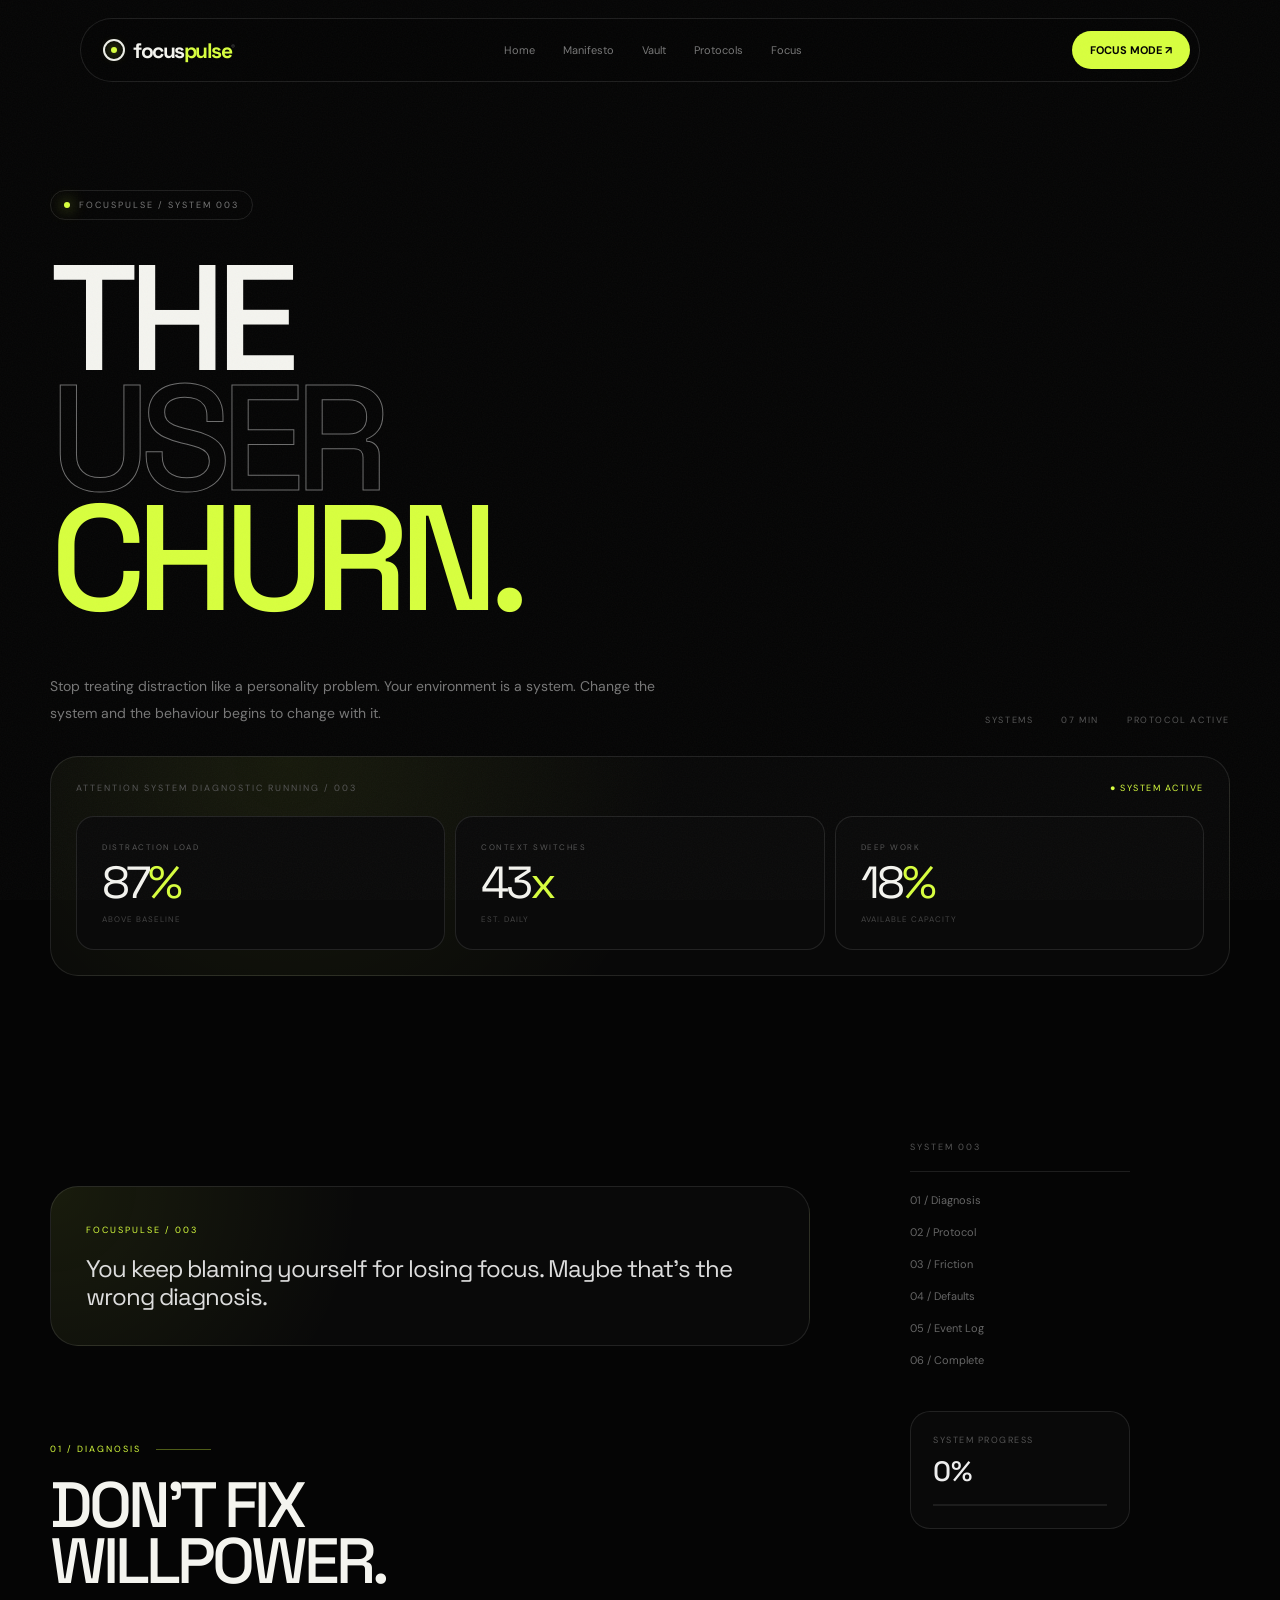
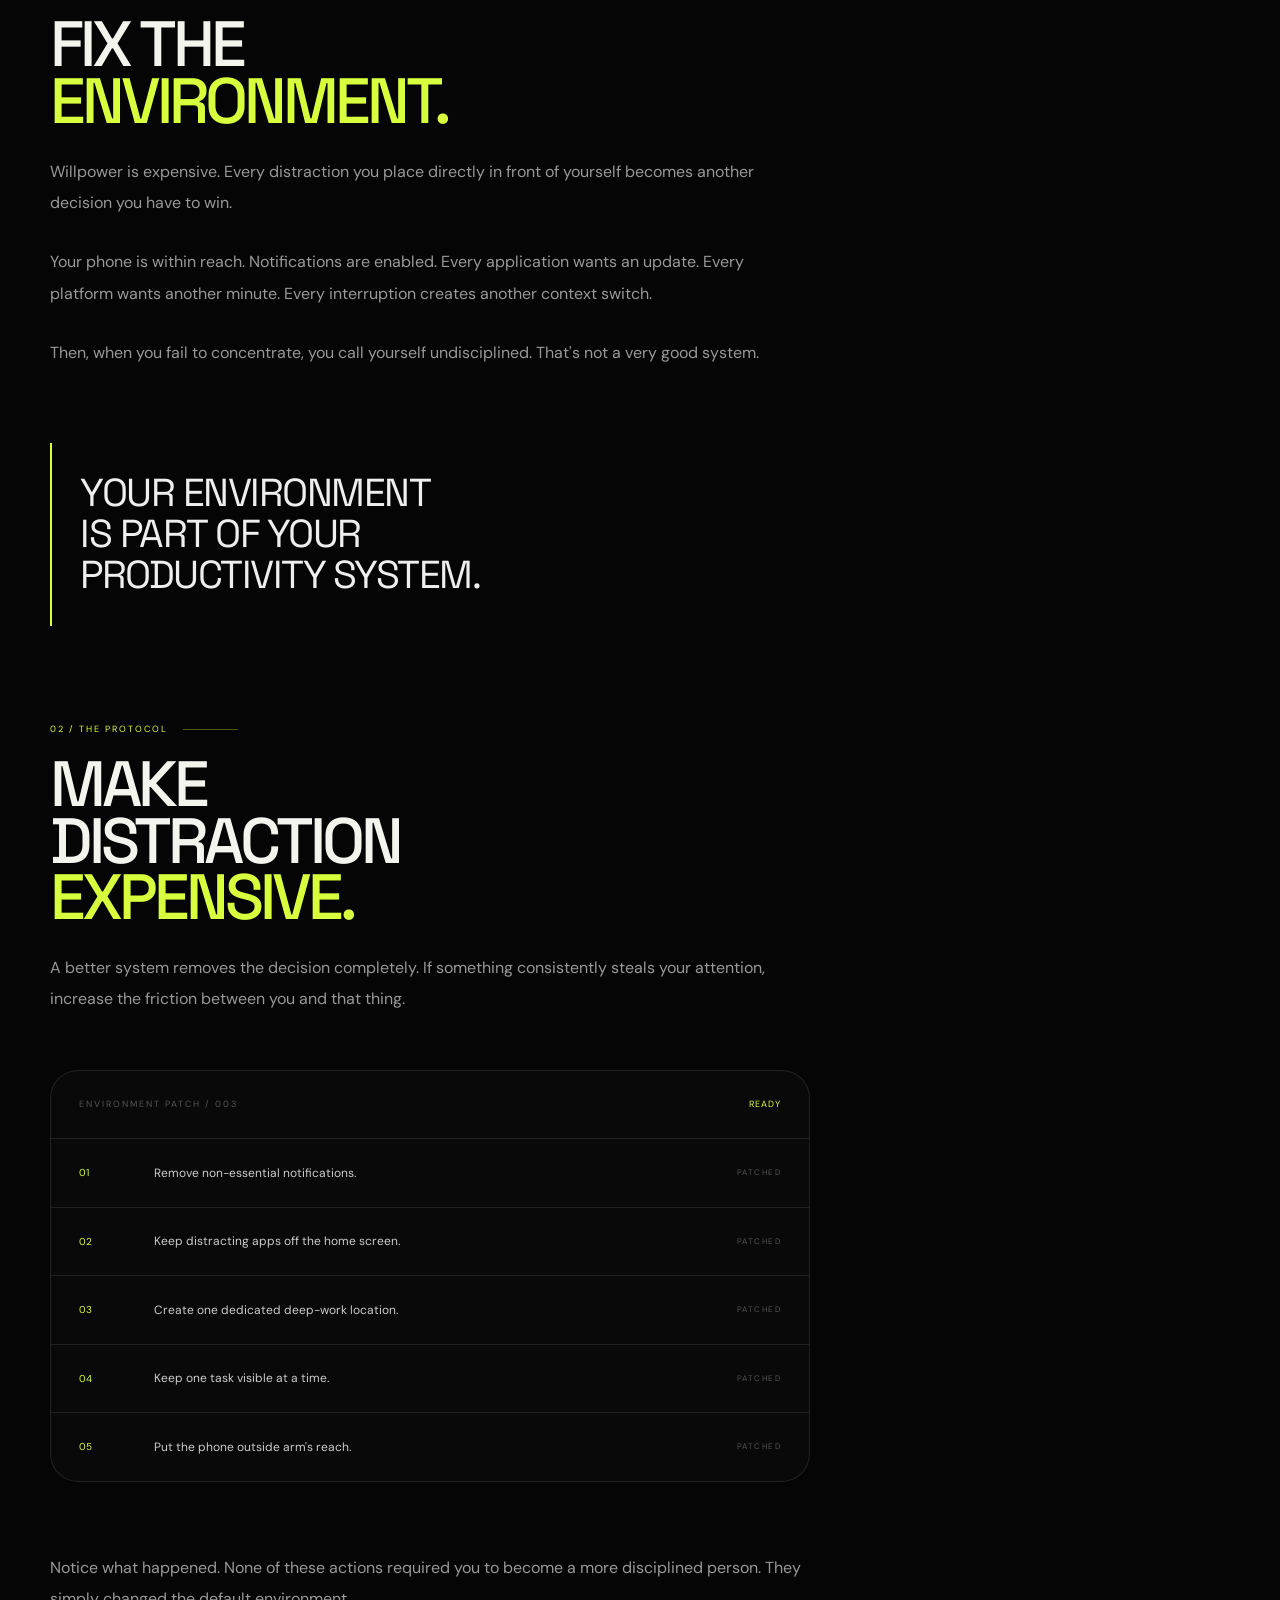
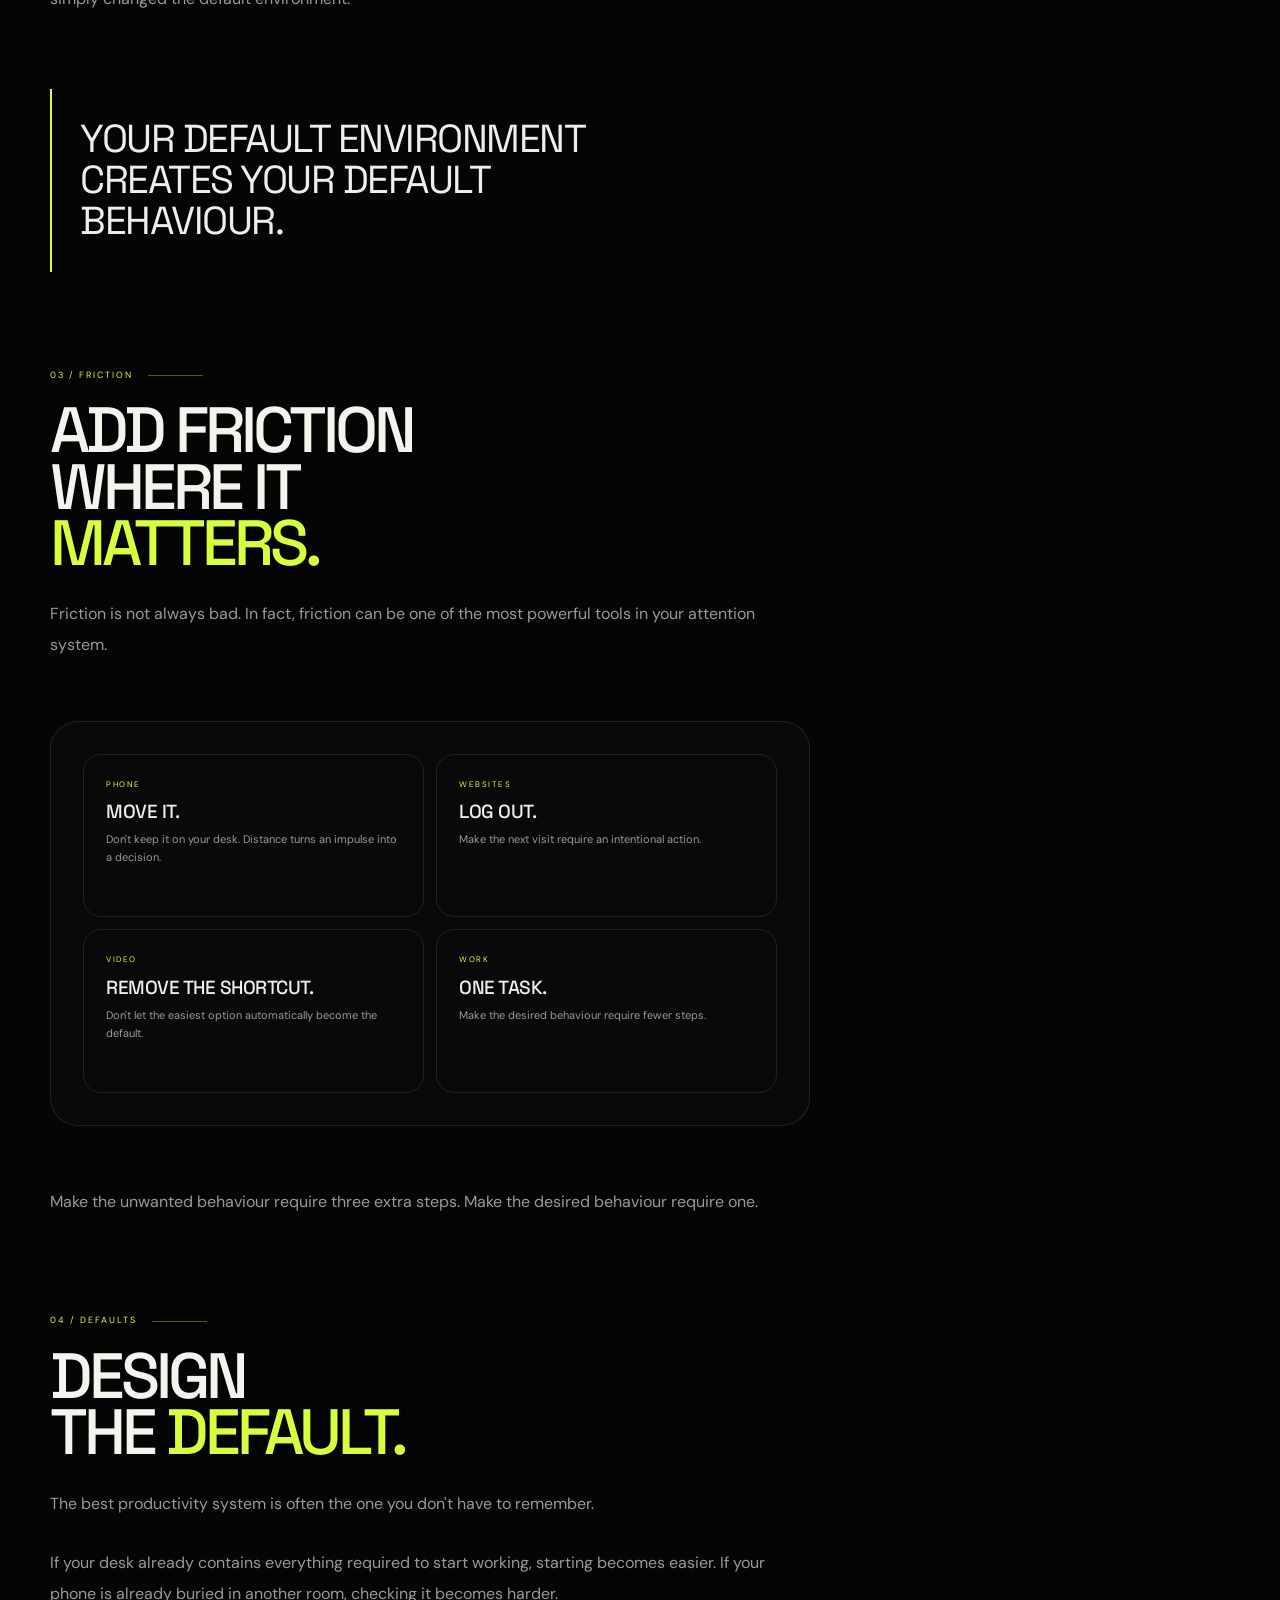
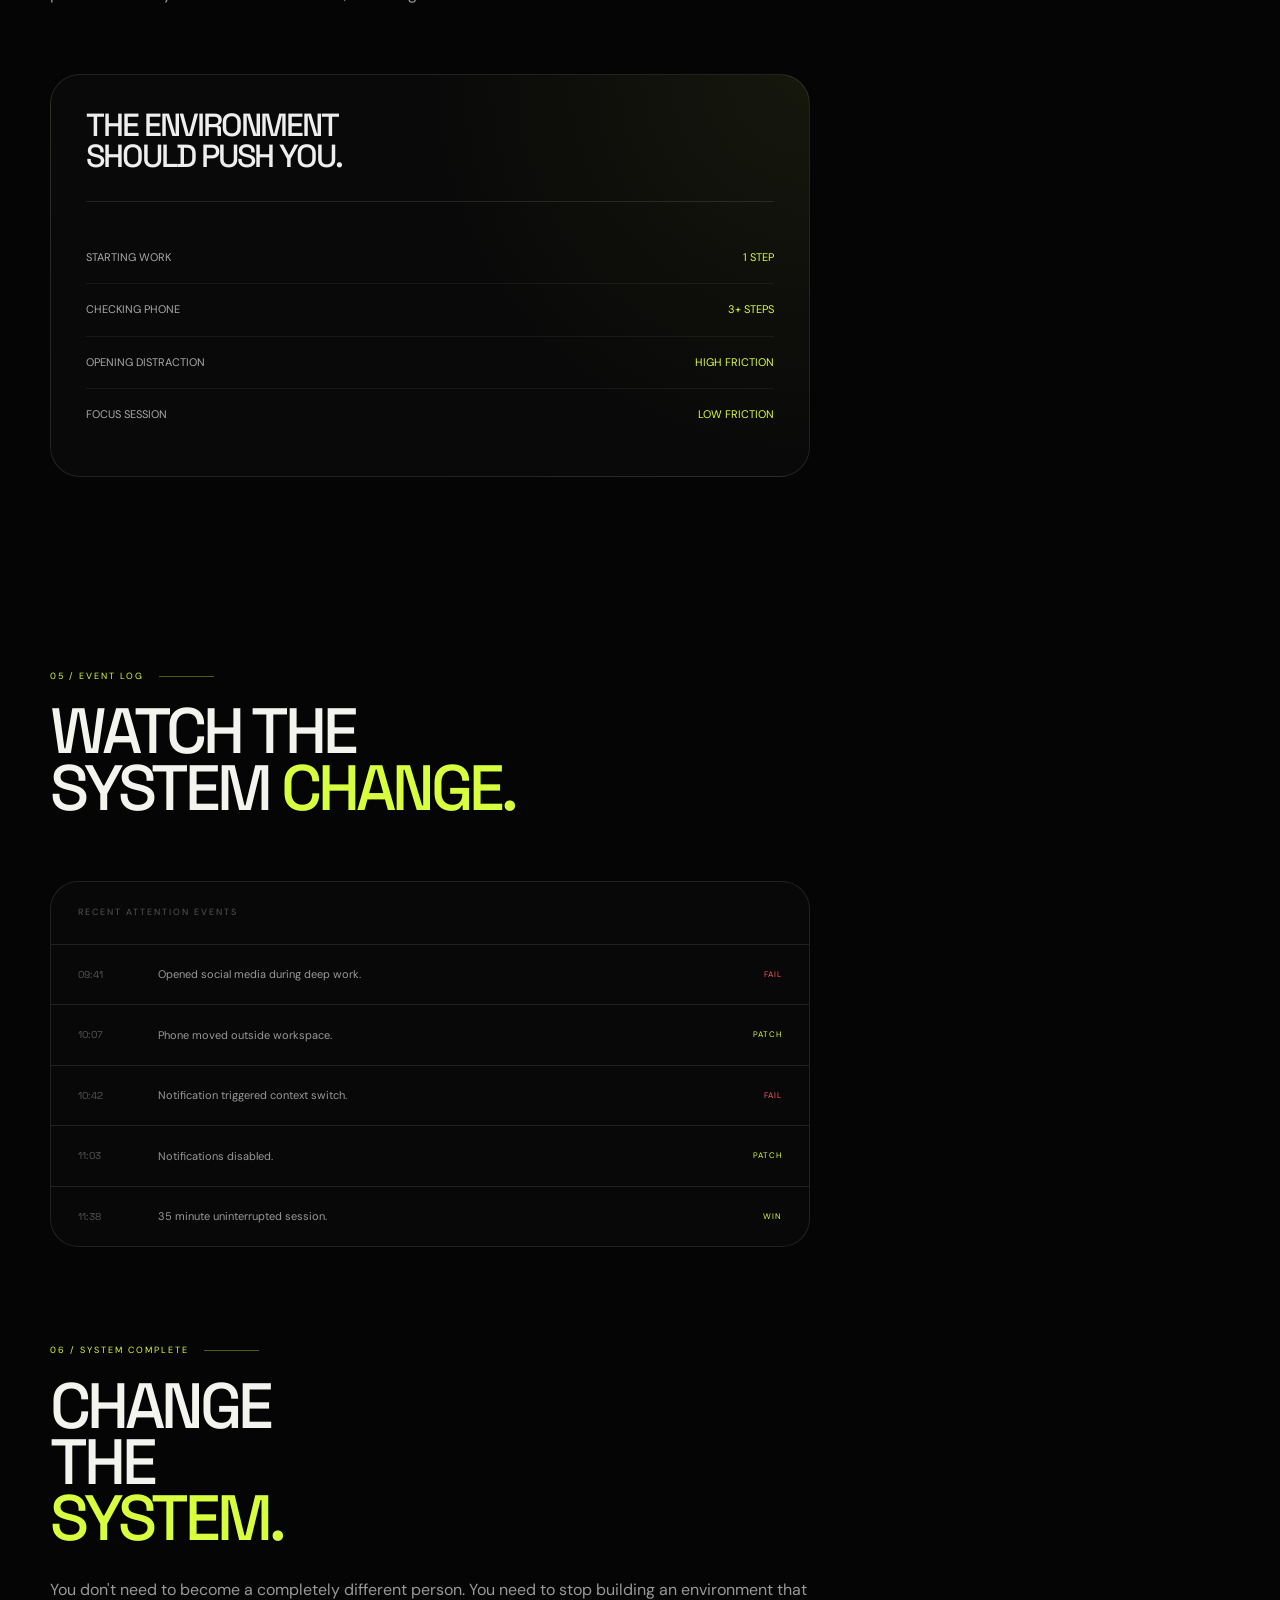
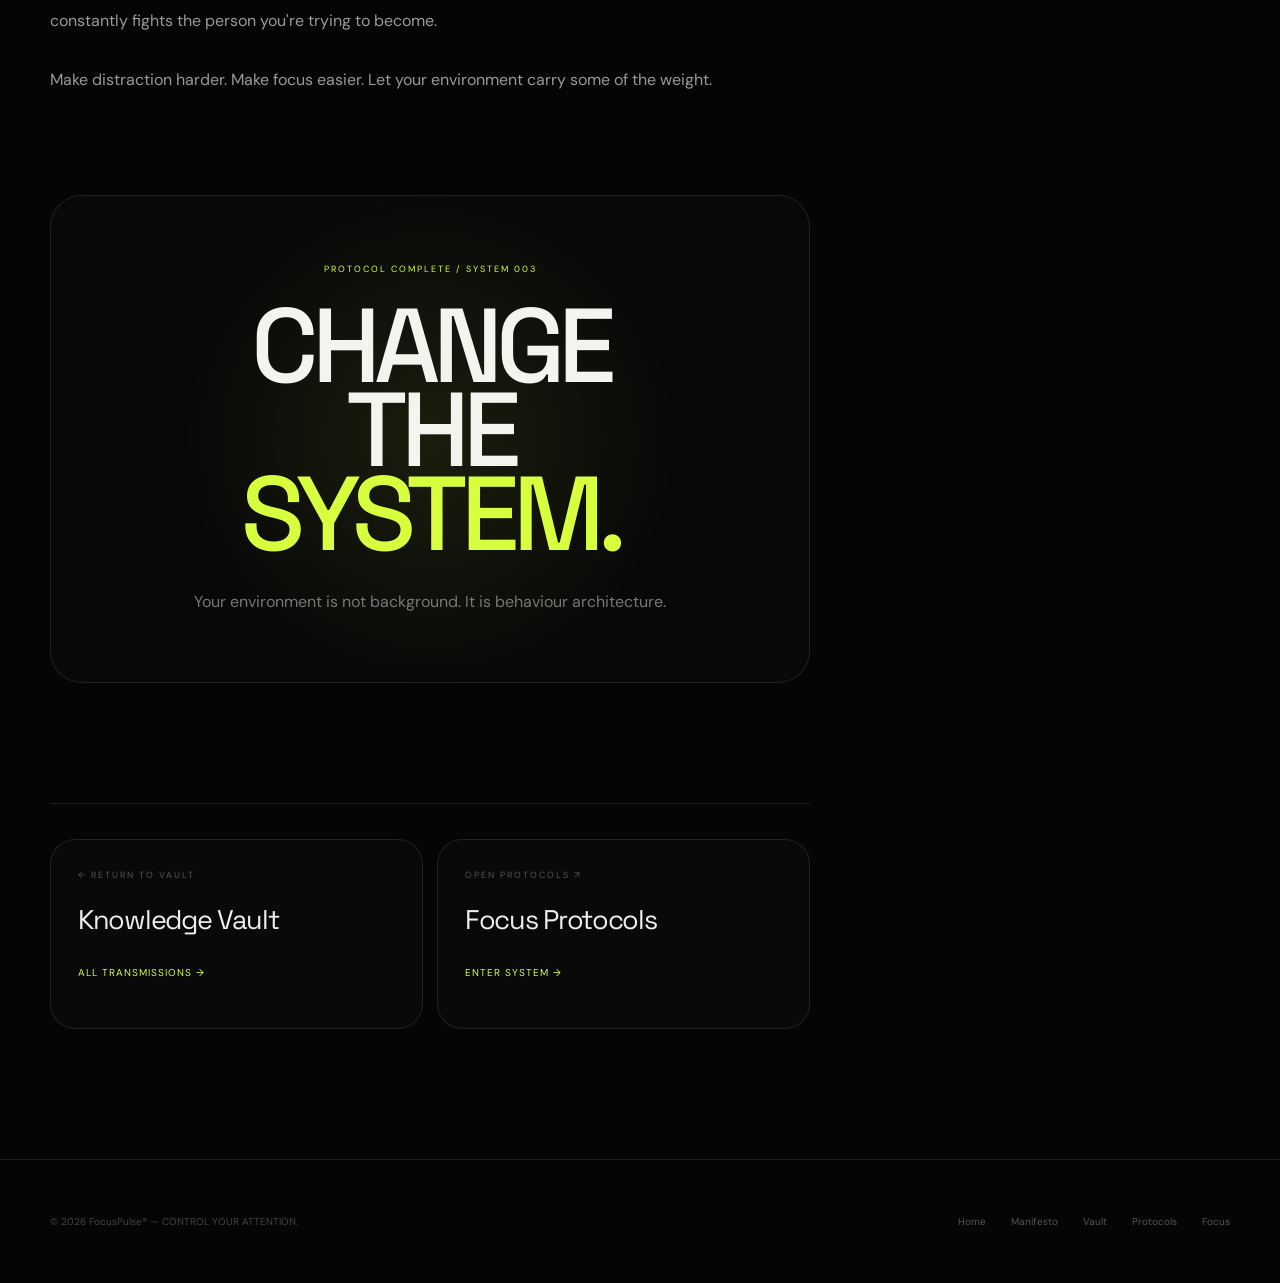
<file: article-user-churn.html>
<!DOCTYPE html>
<html lang="en">
<head>
<meta charset="UTF-8">
<meta name="viewport" content="width=device-width, initial-scale=1.0">
<meta name="theme-color" content="#050505">
<meta name="description" content="The User Churn Protocol — FocusPulse. Change the system. Change the behaviour.">

<title>The User Churn Protocol — FocusPulse®</title>

<link rel="preconnect" href="https://fonts.googleapis.com">
<link rel="preconnect" href="https://fonts.gstatic.com" crossorigin>
<link href="https://fonts.googleapis.com/css2?family=DM+Sans:wght@400;500;600;700&family=Space+Grotesk:wght@400;500;600;700&display=swap" rel="stylesheet">

<style>
:root{
--bg:#050505;
--panel:#090909;
--panel2:#0d0d0d;
--text:#f4f4ef;
--muted:#777;
--dim:#444;
--line:rgba(255,255,255,.10);
--lime:#d8ff3e;
--red:#ff5b5b;
--ease:cubic-bezier(.16,1,.3,1);
}

*{
margin:0;
padding:0;
box-sizing:border-box;
}

html{
scroll-behavior:smooth;
background:var(--bg);
}

body{
background:var(--bg);
color:var(--text);
font-family:"DM Sans",sans-serif;
overflow-x:hidden;
}

body:before{
content:"";
position:fixed;
inset:0;
z-index:-2;
pointer-events:none;
background-image:
linear-gradient(rgba(255,255,255,.025) 1px,transparent 1px),
linear-gradient(90deg,rgba(255,255,255,.025) 1px,transparent 1px);
background-size:80px 80px;
mask-image:linear-gradient(to bottom,black,transparent);
}

body:after{
content:"";
position:fixed;
inset:0;
z-index:9999;
pointer-events:none;
opacity:.035;
background-image:url("data:image/svg+xml,%3Csvg xmlns='http://www.w3.org/2000/svg' width='180' height='180'%3E%3Cfilter id='n'%3E%3CfeTurbulence type='fractalNoise' baseFrequency='.8' numOctaves='4' stitchTiles='stitch'/%3E%3C/filter%3E%3Crect width='100%25' height='100%25' filter='url(%23n)'/%3E%3C/svg%3E");
}

a{
color:inherit;
text-decoration:none;
}

::selection{
background:var(--lime);
color:#000;
}

::-webkit-scrollbar{
width:7px;
}

::-webkit-scrollbar-track{
background:#050505;
}

::-webkit-scrollbar-thumb{
background:#292929;
border-radius:50px;
}

.progress{
position:fixed;
top:0;
left:0;
width:0;
height:2px;
z-index:10000;
background:var(--lime);
box-shadow:0 0 18px rgba(216,255,62,.5);
}

/* NAV */

.nav{
position:fixed;
top:18px;
left:50%;
transform:translateX(-50%);
z-index:1000;
width:min(1120px,calc(100% - 28px));
height:64px;
display:flex;
align-items:center;
justify-content:space-between;
padding:8px 9px 8px 22px;
border:1px solid var(--line);
border-radius:100px;
background:rgba(5,5,5,.72);
backdrop-filter:blur(25px);
-webkit-backdrop-filter:blur(25px);
transition:.4s var(--ease);
}

.nav.scrolled{
background:rgba(5,5,5,.94);
border-color:rgba(255,255,255,.16);
box-shadow:0 20px 80px rgba(0,0,0,.35);
}

.logo{
display:flex;
align-items:center;
gap:8px;
font-family:"Space Grotesk";
font-size:21px;
font-weight:700;
letter-spacing:-1.5px;
}

.logo-mark{
width:22px;
height:22px;
border:2px solid #eee;
border-radius:50%;
position:relative;
}

.logo-mark:before{
content:"";
position:absolute;
width:6px;
height:6px;
left:6px;
top:6px;
border-radius:50%;
background:var(--lime);
box-shadow:0 0 12px var(--lime);
}

.logo-text span{
color:var(--lime);
}

.logo sup{
color:#555;
font-size:8px;
}

.nav-links{
display:flex;
gap:28px;
color:#777;
font-size:11px;
}

.nav-links a{
transition:.3s ease;
}

.nav-links a:hover,
.nav-links a.active{
color:#fff;
}

.nav-cta{
padding:12px 18px;
background:var(--lime);
color:#000;
border-radius:100px;
font-size:11px;
font-weight:700;
transition:.35s var(--ease);
}

.nav-cta:hover{
transform:translateY(-3px);
box-shadow:0 15px 50px rgba(216,255,62,.2);
}

/* GLOBAL */

.container{
width:min(1180px,calc(100% - 40px));
margin:auto;
}

.eyebrow{
display:inline-flex;
align-items:center;
gap:9px;
padding:8px 13px;
border:1px solid var(--line);
border-radius:100px;
color:#777;
font-size:9px;
letter-spacing:2px;
text-transform:uppercase;
}

.dot{
width:6px;
height:6px;
border-radius:50%;
background:var(--lime);
box-shadow:0 0 15px var(--lime);
}

/* HERO */

.hero{
min-height:88vh;
padding:190px 0 95px;
display:flex;
align-items:center;
}

.hero h1{
margin-top:38px;
max-width:1050px;
font-family:"Space Grotesk";
font-size:clamp(70px,12vw,150px);
line-height:.80;
letter-spacing:-10px;
font-weight:500;
}

.outline{
color:transparent;
-webkit-text-stroke:1px rgba(255,255,255,.42);
}

.lime{
color:var(--lime);
}

.hero-bottom{
margin-top:55px;
display:flex;
align-items:flex-end;
justify-content:space-between;
gap:50px;
}

.intro{
max-width:610px;
color:var(--muted);
font-size:14px;
line-height:1.9;
}

.meta{
display:flex;
gap:28px;
white-space:nowrap;
color:#555;
font-size:9px;
letter-spacing:1.6px;
text-transform:uppercase;
}

/* DIAGNOSTIC */

.diagnostic{
margin-top:30px;
padding:25px;
border:1px solid var(--line);
border-radius:28px;
background:
radial-gradient(circle at 20% 0%,rgba(216,255,62,.07),transparent 40%),
#080808;
}

.diagnostic-top{
display:flex;
justify-content:space-between;
align-items:center;
margin-bottom:22px;
}

.diagnostic-title{
color:#555;
font-size:9px;
letter-spacing:2px;
text-transform:uppercase;
}

.status{
color:var(--lime);
font-size:9px;
letter-spacing:1.5px;
}

.metrics{
display:grid;
grid-template-columns:repeat(3,1fr);
gap:10px;
}

.metric{
padding:25px;
border:1px solid var(--line);
border-radius:18px;
background:#0a0a0a;
}

.metric-label{
color:#555;
font-size:8px;
letter-spacing:1.5px;
text-transform:uppercase;
}

.metric-number{
margin-top:12px;
font-family:"Space Grotesk";
font-size:45px;
line-height:.85;
letter-spacing:-3px;
}

.metric-number span{
color:var(--lime);
}

.metric-desc{
margin-top:12px;
color:#444;
font-size:8px;
letter-spacing:1px;
text-transform:uppercase;
}

/* ARTICLE */

.article-section{
padding:70px 0 130px;
}

.article-layout{
display:grid;
grid-template-columns:minmax(0,760px) 220px;
gap:100px;
align-items:start;
}

.article-body{
color:#999;
font-size:16px;
line-height:1.95;
}

.article-body p{
margin-bottom:28px;
}

.article-body strong{
color:#eee;
}

.opening{
margin:45px 0 75px;
padding:35px;
border:1px solid var(--line);
border-radius:28px;
background:
radial-gradient(circle at 0 0,rgba(216,255,62,.08),transparent 40%),
#090909;
}

.opening-label{
margin-bottom:15px;
color:var(--lime);
font-size:9px;
letter-spacing:2px;
text-transform:uppercase;
}

.opening p{
margin:0;
color:#ddd;
font-family:"Space Grotesk";
font-size:24px;
line-height:1.15;
letter-spacing:-1px;
}

/* SECTIONS */

.section-marker{
display:flex;
align-items:center;
gap:15px;
margin-top:95px;
margin-bottom:18px;
color:var(--lime);
font-size:9px;
letter-spacing:2px;
text-transform:uppercase;
}

.section-marker:after{
content:"";
width:55px;
height:1px;
background:rgba(216,255,62,.35);
}

.article-body h2{
margin:0 0 27px;
color:#f4f4ef;
font-family:"Space Grotesk";
font-size:clamp(38px,5vw,65px);
line-height:.88;
letter-spacing:-4px;
font-weight:500;
}

/* QUOTE */

.quote{
margin:75px 0;
padding:30px 0 30px 28px;
border-left:2px solid var(--lime);
color:#eee;
font-family:"Space Grotesk";
font-size:clamp(27px,4vw,39px);
line-height:1.05;
letter-spacing:-1.5px;
}

/* PROTOCOL */

.protocol{
margin:55px 0 70px;
border:1px solid var(--line);
border-radius:28px;
overflow:hidden;
background:#090909;
}

.protocol-head{
padding:25px 28px;
display:flex;
justify-content:space-between;
align-items:center;
border-bottom:1px solid var(--line);
}

.protocol-head span:first-child{
color:#555;
font-size:9px;
letter-spacing:2px;
text-transform:uppercase;
}

.protocol-head span:last-child{
color:var(--lime);
font-size:9px;
letter-spacing:1px;
}

.protocol-row{
display:grid;
grid-template-columns:55px 1fr 80px;
gap:20px;
align-items:center;
padding:24px 28px;
border-bottom:1px solid var(--line);
transition:.4s var(--ease);
}

.protocol-row:last-child{
border-bottom:0;
}

.protocol-row:hover{
background:rgba(216,255,62,.025);
padding-left:33px;
}

.protocol-number{
color:var(--lime);
font-size:10px;
}

.protocol-text{
color:#ccc;
font-size:12px;
line-height:1.5;
}

.protocol-state{
justify-self:end;
color:#555;
font-size:8px;
letter-spacing:1.5px;
}

.protocol-row:hover .protocol-state{
color:var(--lime);
}

/* FRICTION */

.friction-card{
margin:60px 0;
padding:32px;
border:1px solid var(--line);
border-radius:28px;
background:#090909;
}

.friction-grid{
display:grid;
grid-template-columns:1fr 1fr;
gap:12px;
}

.friction-item{
padding:22px;
border:1px solid var(--line);
border-radius:18px;
transition:.4s var(--ease);
}

.friction-item:hover{
transform:translateY(-5px);
border-color:rgba(216,255,62,.25);
}

.friction-item small{
display:block;
color:var(--lime);
font-size:8px;
letter-spacing:1.5px;
margin-bottom:10px;
}

.friction-item strong{
display:block;
color:#eee;
font-family:"Space Grotesk";
font-size:19px;
font-weight:500;
line-height:1;
letter-spacing:-.5px;
}

.friction-item p{
margin-top:10px;
font-size:11px;
line-height:1.6;
}

/* EVENT LOG */

.event-log{
margin:65px 0;
border:1px solid var(--line);
border-radius:28px;
overflow:hidden;
background:#080808;
}

.event-title{
padding:22px 27px;
border-bottom:1px solid var(--line);
color:#555;
font-size:9px;
letter-spacing:2px;
text-transform:uppercase;
}

.event{
display:grid;
grid-template-columns:65px 1fr 65px;
gap:15px;
align-items:center;
padding:20px 27px;
border-bottom:1px solid var(--line);
}

.event:last-child{
border-bottom:0;
}

.event-time{
color:#555;
font-family:"Space Grotesk";
font-size:10px;
}

.event-text{
color:#999;
font-size:11px;
line-height:1.5;
}

.event-status{
justify-self:end;
font-size:8px;
letter-spacing:1px;
}

.fail{
color:var(--red);
}

.patch,
.win{
color:var(--lime);
}

/* DEFAULT */

.default-card{
margin:65px 0;
padding:35px;
border:1px solid var(--line);
border-radius:30px;
background:
radial-gradient(circle at 100% 0,rgba(216,255,62,.06),transparent 45%),
#090909;
}

.default-card h3{
color:#eee;
font-family:"Space Grotesk";
font-size:32px;
line-height:.95;
letter-spacing:-2px;
font-weight:500;
}

.default-line{
height:1px;
margin:30px 0;
background:var(--line);
}

.default-row{
display:flex;
justify-content:space-between;
gap:25px;
padding:15px 0;
border-bottom:1px solid rgba(255,255,255,.06);
font-size:11px;
}

.default-row:last-child{
border-bottom:0;
}

.default-row span:first-child{
color:#aaa;
}

.default-row span:last-child{
color:var(--lime);
}

/* FINAL */

.final{
margin-top:100px;
padding:65px 40px;
text-align:center;
border:1px solid var(--line);
border-radius:32px;
background:
radial-gradient(circle at center,rgba(216,255,62,.09),transparent 55%),
#080808;
}

.final-label{
color:var(--lime);
font-size:9px;
letter-spacing:2px;
text-transform:uppercase;
}

.final h2{
margin-top:25px;
font-family:"Space Grotesk";
font-size:clamp(55px,9vw,105px);
letter-spacing:-7px;
line-height:.8;
font-weight:500;
}

.final p{
max-width:500px;
margin:30px auto 0;
color:#777;
}

/* SIDEBAR */

.sidebar{
position:sticky;
top:110px;
}

.side-label{
margin-bottom:18px;
color:#555;
font-size:9px;
letter-spacing:2px;
text-transform:uppercase;
}

.side-line{
height:1px;
margin-bottom:12px;
background:var(--line);
}

.side-link{
display:block;
padding:9px 0;
color:#666;
font-size:11px;
transition:.3s;
}

.side-link:hover,
.side-link.active{
color:var(--lime);
transform:translateX(5px);
}

.progress-card{
margin-top:35px;
padding:22px;
border:1px solid var(--line);
border-radius:20px;
background:#090909;
}

.progress-card span{
display:block;
color:#555;
font-size:9px;
letter-spacing:1.5px;
text-transform:uppercase;
}

.progress-card strong{
display:block;
margin-top:7px;
color:#eee;
font-family:"Space Grotesk";
font-size:28px;
font-weight:500;
}

.reading-line{
height:2px;
margin-top:15px;
background:#1d1d1d;
overflow:hidden;
}

.reading-line span{
display:block;
width:0;
height:100%;
background:var(--lime);
}

/* BOTTOM */

.bottom-nav{
margin-top:120px;
padding-top:35px;
border-top:1px solid var(--line);
display:grid;
grid-template-columns:1fr 1fr;
gap:14px;
}

.bottom-card{
min-height:190px;
padding:27px;
border:1px solid var(--line);
border-radius:25px;
background:#090909;
transition:.45s var(--ease);
}

.bottom-card:hover{
transform:translateY(-7px);
border-color:rgba(216,255,62,.25);
}

.bottom-label{
color:#555;
font-size:9px;
letter-spacing:2px;
text-transform:uppercase;
}

.bottom-title{
margin-top:22px;
color:#eee;
font-family:"Space Grotesk";
font-size:27px;
line-height:1;
letter-spacing:-1.3px;
}

.bottom-arrow{
margin-top:30px;
color:var(--lime);
font-size:10px;
letter-spacing:1px;
}

/* FOOTER */

footer{
padding:55px 0;
border-top:1px solid var(--line);
}

.footer{
display:flex;
align-items:center;
justify-content:space-between;
gap:25px;
}

.footer-copy{
color:#444;
font-size:10px;
}

.footer-links{
display:flex;
flex-wrap:wrap;
gap:25px;
color:#555;
font-size:10px;
}

.footer-links a:hover{
color:#fff;
}

/* REVEAL */

.reveal{
opacity:0;
transform:translateY(30px);
transition:
opacity .9s var(--ease),
transform .9s var(--ease);
}

.reveal.visible{
opacity:1;
transform:none;
}

/* MOBILE */

@media(max-width:850px){

.nav-links{
display:none;
}

.hero{
padding-top:150px;
}

.hero h1{
letter-spacing:-6px;
}

.hero-bottom{
display:block;
}

.meta{
margin-top:28px;
}

.article-layout{
grid-template-columns:1fr;
}

.sidebar{
display:none;
}

.metrics{
grid-template-columns:1fr;
}

}

@media(max-width:600px){

.container{
width:calc(100% - 28px);
}

.nav{
top:10px;
height:58px;
padding-left:16px;
}

.nav-cta{
display:none;
}

.hero{
min-height:auto;
padding:135px 0 80px;
}

.hero h1{
font-size:61px;
letter-spacing:-5px;
}

.intro{
font-size:13px;
}

.article-body{
font-size:15px;
}

.article-body h2{
letter-spacing:-2.5px;
}

.opening{
padding:25px;
}

.opening p{
font-size:20px;
}

.quote{
font-size:27px;
}

.protocol-row{
grid-template-columns:35px 1fr;
padding:20px;
}

.protocol-state{
display:none;
}

.friction-grid{
grid-template-columns:1fr;
}

.event{
grid-template-columns:55px 1fr;
padding:18px 20px;
}

.event-status{
display:none;
}

.final{
padding:50px 22px;
}

.final h2{
letter-spacing:-5px;
}

.bottom-nav{
grid-template-columns:1fr;
}

.footer{
display:block;
}

.footer-links{
margin-top:25px;
}

}
</style>
</head>

<body>

<div class="progress" id="progress"></div>

<header class="nav" id="nav">

<a href="index.html" class="logo">
<span class="logo-mark"></span>
<span class="logo-text">focus<span>pulse</span><sup>®</sup></span>
</a>

<nav class="nav-links">
<a href="index.html">Home</a>
<a href="manifesto.html">Manifesto</a>
<a href="vault.html">Vault</a>
<a href="protocols.html">Protocols</a>
<a href="focus.html">Focus</a>
</nav>

<a href="focus.html" class="nav-cta">
FOCUS MODE ↗
</a>

</header>


<main>

<section class="hero">

<div class="container">

<div class="eyebrow reveal">
<span class="dot"></span>
FOCUSPULSE / SYSTEM 003
</div>

<h1 class="reveal">
THE<br>
<span class="outline">USER</span><br>
<span class="lime">CHURN.</span>
</h1>

<div class="hero-bottom reveal">

<p class="intro">
Stop treating distraction like a personality problem.
Your environment is a system.
Change the system and the behaviour begins to change with it.
</p>

<div class="meta">
<span>SYSTEMS</span>
<span>07 MIN</span>
<span>PROTOCOL ACTIVE</span>
</div>

</div>

<div class="diagnostic reveal">

<div class="diagnostic-top">
<div class="diagnostic-title">
ATTENTION SYSTEM DIAGNOSTIC RUNNING / 003
</div>
<div class="status">
● SYSTEM ACTIVE
</div>
</div>

<div class="metrics">

<div class="metric">
<div class="metric-label">Distraction Load</div>
<div class="metric-number">87<span>%</span></div>
<div class="metric-desc">Above Baseline</div>
</div>

<div class="metric">
<div class="metric-label">Context Switches</div>
<div class="metric-number">43<span>x</span></div>
<div class="metric-desc">Est. Daily</div>
</div>

<div class="metric">
<div class="metric-label">Deep Work</div>
<div class="metric-number">18<span>%</span></div>
<div class="metric-desc">Available Capacity</div>
</div>

</div>

</div>

</div>

</section>


<section class="article-section">

<div class="container">

<div class="article-layout">

<article class="article-body">

<div class="opening reveal">

<div class="opening-label">
FOCUSPULSE / 003
</div>

<p>
You keep blaming yourself for losing focus.
Maybe that's the wrong diagnosis.
</p>

</div>


<div class="section-marker reveal" id="diagnosis">
01 / DIAGNOSIS
</div>

<h2 class="reveal">
DON'T FIX<br>
WILLPOWER.
</h2>

<h2 class="reveal">
FIX THE<br>
<span class="lime">ENVIRONMENT.</span>
</h2>

<p class="reveal">
Willpower is expensive.
Every distraction you place directly in front of yourself
becomes another decision you have to win.
</p>

<p class="reveal">
Your phone is within reach.
Notifications are enabled.
Every application wants an update.
Every platform wants another minute.
Every interruption creates another context switch.
</p>

<p class="reveal">
Then, when you fail to concentrate, you call yourself undisciplined.
That's not a very good system.
</p>

<div class="quote reveal">
YOUR ENVIRONMENT<br>
IS PART OF YOUR<br>
PRODUCTIVITY SYSTEM.
</div>


<div class="section-marker reveal" id="protocol">
02 / THE PROTOCOL
</div>

<h2 class="reveal">
MAKE<br>
DISTRACTION<br>
<span class="lime">EXPENSIVE.</span>
</h2>

<p class="reveal">
A better system removes the decision completely.
If something consistently steals your attention,
increase the friction between you and that thing.
</p>


<div class="protocol reveal">

<div class="protocol-head">
<span>ENVIRONMENT PATCH / 003</span>
<span>READY</span>
</div>

<div class="protocol-row">
<div class="protocol-number">01</div>
<div class="protocol-text">
Remove non-essential notifications.
</div>
<div class="protocol-state">PATCHED</div>
</div>

<div class="protocol-row">
<div class="protocol-number">02</div>
<div class="protocol-text">
Keep distracting apps off the home screen.
</div>
<div class="protocol-state">PATCHED</div>
</div>

<div class="protocol-row">
<div class="protocol-number">03</div>
<div class="protocol-text">
Create one dedicated deep-work location.
</div>
<div class="protocol-state">PATCHED</div>
</div>

<div class="protocol-row">
<div class="protocol-number">04</div>
<div class="protocol-text">
Keep one task visible at a time.
</div>
<div class="protocol-state">PATCHED</div>
</div>

<div class="protocol-row">
<div class="protocol-number">05</div>
<div class="protocol-text">
Put the phone outside arm's reach.
</div>
<div class="protocol-state">PATCHED</div>
</div>

</div>


<p class="reveal">
Notice what happened.
None of these actions required you to become a more disciplined person.
They simply changed the default environment.
</p>

<div class="quote reveal">
YOUR DEFAULT ENVIRONMENT<br>
CREATES YOUR DEFAULT<br>
BEHAVIOUR.
</div>


<div class="section-marker reveal" id="friction">
03 / FRICTION
</div>

<h2 class="reveal">
ADD FRICTION<br>
WHERE IT<br>
<span class="lime">MATTERS.</span>
</h2>

<p class="reveal">
Friction is not always bad.
In fact, friction can be one of the most powerful tools
in your attention system.
</p>

<div class="friction-card reveal">

<div class="friction-grid">

<div class="friction-item">
<small>PHONE</small>
<strong>MOVE IT.</strong>
<p>
Don't keep it on your desk.
Distance turns an impulse into a decision.
</p>
</div>

<div class="friction-item">
<small>WEBSITES</small>
<strong>LOG OUT.</strong>
<p>
Make the next visit require an intentional action.
</p>
</div>

<div class="friction-item">
<small>VIDEO</small>
<strong>REMOVE THE SHORTCUT.</strong>
<p>
Don't let the easiest option automatically become the default.
</p>
</div>

<div class="friction-item">
<small>WORK</small>
<strong>ONE TASK.</strong>
<p>
Make the desired behaviour require fewer steps.
</p>
</div>

</div>

</div>

<p class="reveal">
Make the unwanted behaviour require three extra steps.
Make the desired behaviour require one.
</p>


<div class="section-marker reveal" id="defaults">
04 / DEFAULTS
</div>

<h2 class="reveal">
DESIGN<br>
THE <span class="lime">DEFAULT.</span>
</h2>

<p class="reveal">
The best productivity system is often the one you don't have to remember.
</p>

<p class="reveal">
If your desk already contains everything required to start working,
starting becomes easier.
If your phone is already buried in another room,
checking it becomes harder.
</p>

<div class="default-card reveal">

<h3>
THE ENVIRONMENT<br>
SHOULD PUSH YOU.
</h3>

<div class="default-line"></div>

<div class="default-row">
<span>STARTING WORK</span>
<span>1 STEP</span>
</div>

<div class="default-row">
<span>CHECKING PHONE</span>
<span>3+ STEPS</span>
</div>

<div class="default-row">
<span>OPENING DISTRACTION</span>
<span>HIGH FRICTION</span>
</div>

<div class="default-row">
<span>FOCUS SESSION</span>
<span>LOW FRICTION</span>
</div>

</div>

<p class="reveal">
The environment should quietly push you toward the person
you are trying to become.
</p>


<div class="section-marker reveal" id="events">
05 / EVENT LOG
</div>

<h2 class="reveal">
WATCH THE<br>
SYSTEM <span class="lime">CHANGE.</span>
</h2>

<div class="event-log reveal">

<div class="event-title">
RECENT ATTENTION EVENTS
</div>

<div class="event">
<div class="event-time">09:41</div>
<div class="event-text">
Opened social media during deep work.
</div>
<div class="event-status fail">FAIL</div>
</div>

<div class="event">
<div class="event-time">10:07</div>
<div class="event-text">
Phone moved outside workspace.
</div>
<div class="event-status patch">PATCH</div>
</div>

<div class="event">
<div class="event-time">10:42</div>
<div class="event-text">
Notification triggered context switch.
</div>
<div class="event-status fail">FAIL</div>
</div>

<div class="event">
<div class="event-time">11:03</div>
<div class="event-text">
Notifications disabled.
</div>
<div class="event-status patch">PATCH</div>
</div>

<div class="event">
<div class="event-time">11:38</div>
<div class="event-text">
35 minute uninterrupted session.
</div>
<div class="event-status win">WIN</div>
</div>

</div>


<div class="section-marker reveal" id="complete">
06 / SYSTEM COMPLETE
</div>

<h2 class="reveal">
CHANGE<br>
THE<br>
<span class="lime">SYSTEM.</span>
</h2>

<p class="reveal">
You don't need to become a completely different person.
You need to stop building an environment that constantly fights
the person you're trying to become.
</p>

<p class="reveal">
Make distraction harder.
Make focus easier.
Let your environment carry some of the weight.
</p>

<div class="final reveal">

<div class="final-label">
PROTOCOL COMPLETE / SYSTEM 003
</div>

<h2>
CHANGE<br>
THE<br>
<span class="lime">SYSTEM.</span>
</h2>

<p>
Your environment is not background.
It is behaviour architecture.
</p>

</div>


<div class="bottom-nav reveal">

<a href="vault.html" class="bottom-card">

<div class="bottom-label">
← RETURN TO VAULT
</div>

<div class="bottom-title">
Knowledge Vault
</div>

<div class="bottom-arrow">
ALL TRANSMISSIONS →
</div>

</a>

<a href="protocols.html" class="bottom-card">

<div class="bottom-label">
OPEN PROTOCOLS ↗
</div>

<div class="bottom-title">
Focus Protocols
</div>

<div class="bottom-arrow">
ENTER SYSTEM →
</div>

</a>

</div>

</article>


<aside class="sidebar">

<div class="side-label">
SYSTEM 003
</div>

<div class="side-line"></div>

<a href="#diagnosis" class="side-link">
01 / Diagnosis
</a>

<a href="#protocol" class="side-link">
02 / Protocol
</a>

<a href="#friction" class="side-link">
03 / Friction
</a>

<a href="#defaults" class="side-link">
04 / Defaults
</a>

<a href="#events" class="side-link">
05 / Event Log
</a>

<a href="#complete" class="side-link">
06 / Complete
</a>

<div class="progress-card">

<span>
SYSTEM PROGRESS
</span>

<strong id="readingPercent">
0%
</strong>

<div class="reading-line">
<span id="readingLine"></span>
</div>

</div>

</aside>

</div>

</div>

</section>

</main>


<footer>

<div class="container footer">

<div class="footer-copy">
© <span id="year"></span>
FocusPulse® — CONTROL YOUR ATTENTION.
</div>

<div class="footer-links">

<a href="index.html">Home</a>
<a href="manifesto.html">Manifesto</a>
<a href="vault.html">Vault</a>
<a href="protocols.html">Protocols</a>
<a href="focus.html">Focus</a>

</div>

</div>

</footer>


<script>

const progress=document.getElementById("progress");
const readingLine=document.getElementById("readingLine");
const readingPercent=document.getElementById("readingPercent");
const nav=document.getElementById("nav");

function updateProgress(){

const scrollTop=window.scrollY;

const documentHeight=
document.documentElement.scrollHeight-
window.innerHeight;

const percent=
documentHeight>0
?(scrollTop/documentHeight)*100
:0;

const value=
Math.min(100,Math.max(0,percent));

progress.style.width=value+"%";

readingLine.style.width=value+"%";

readingPercent.textContent=
Math.round(value)+"%";

}

window.addEventListener(
"scroll",
updateProgress,
{passive:true}
);

updateProgress();


function updateNav(){

nav.classList.toggle(
"scrolled",
window.scrollY>25
);

}

window.addEventListener(
"scroll",
updateNav,
{passive:true}
);

updateNav();


const reduceMotion=
window.matchMedia(
"(prefers-reduced-motion: reduce)"
).matches;

const revealItems=
document.querySelectorAll(".reveal");

if(
"IntersectionObserver" in window &&
!reduceMotion
){

const observer=
new IntersectionObserver(
(entries,obs)=>{

entries.forEach(entry=>{

if(!entry.isIntersecting)return;

entry.target.classList.add("visible");

obs.unobserve(entry.target);

});

},
{
threshold:.10,
rootMargin:"0px 0px -50px 0px"
}
);

revealItems.forEach(
item=>observer.observe(item)
);

}else{

revealItems.forEach(
item=>item.classList.add("visible")
);

}


const sideLinks=
document.querySelectorAll(".side-link");

sideLinks.forEach(link=>{

link.addEventListener(
"click",
event=>{

const targetId=
link.getAttribute("href");

const target=
document.querySelector(targetId);

if(!target)return;

event.preventDefault();

target.scrollIntoView({
behavior:reduceMotion?"auto":"smooth",
block:"start"
});

history.replaceState(
null,
"",
targetId
);

}
);

});


const sectionIds=[
"diagnosis",
"protocol",
"friction",
"defaults",
"events",
"complete"
];

const sections=
sectionIds
.map(id=>document.getElementById(id))
.filter(Boolean);

if("IntersectionObserver" in window){

const sectionObserver=
new IntersectionObserver(
entries=>{

entries.forEach(entry=>{

if(!entry.isIntersecting)return;

sideLinks.forEach(
link=>link.classList.remove("active")
);

const active=
document.querySelector(
`.side-link[href="#${entry.target.id}"]`
);

if(active){
active.classList.add("active");
}

});

},
{
rootMargin:"-35% 0px -55% 0px",
threshold:0
}
);

sections.forEach(
section=>sectionObserver.observe(section)
);

}


document.getElementById("year")
.textContent=
new Date().getFullYear();

</script>

</body>
</html>
</file>
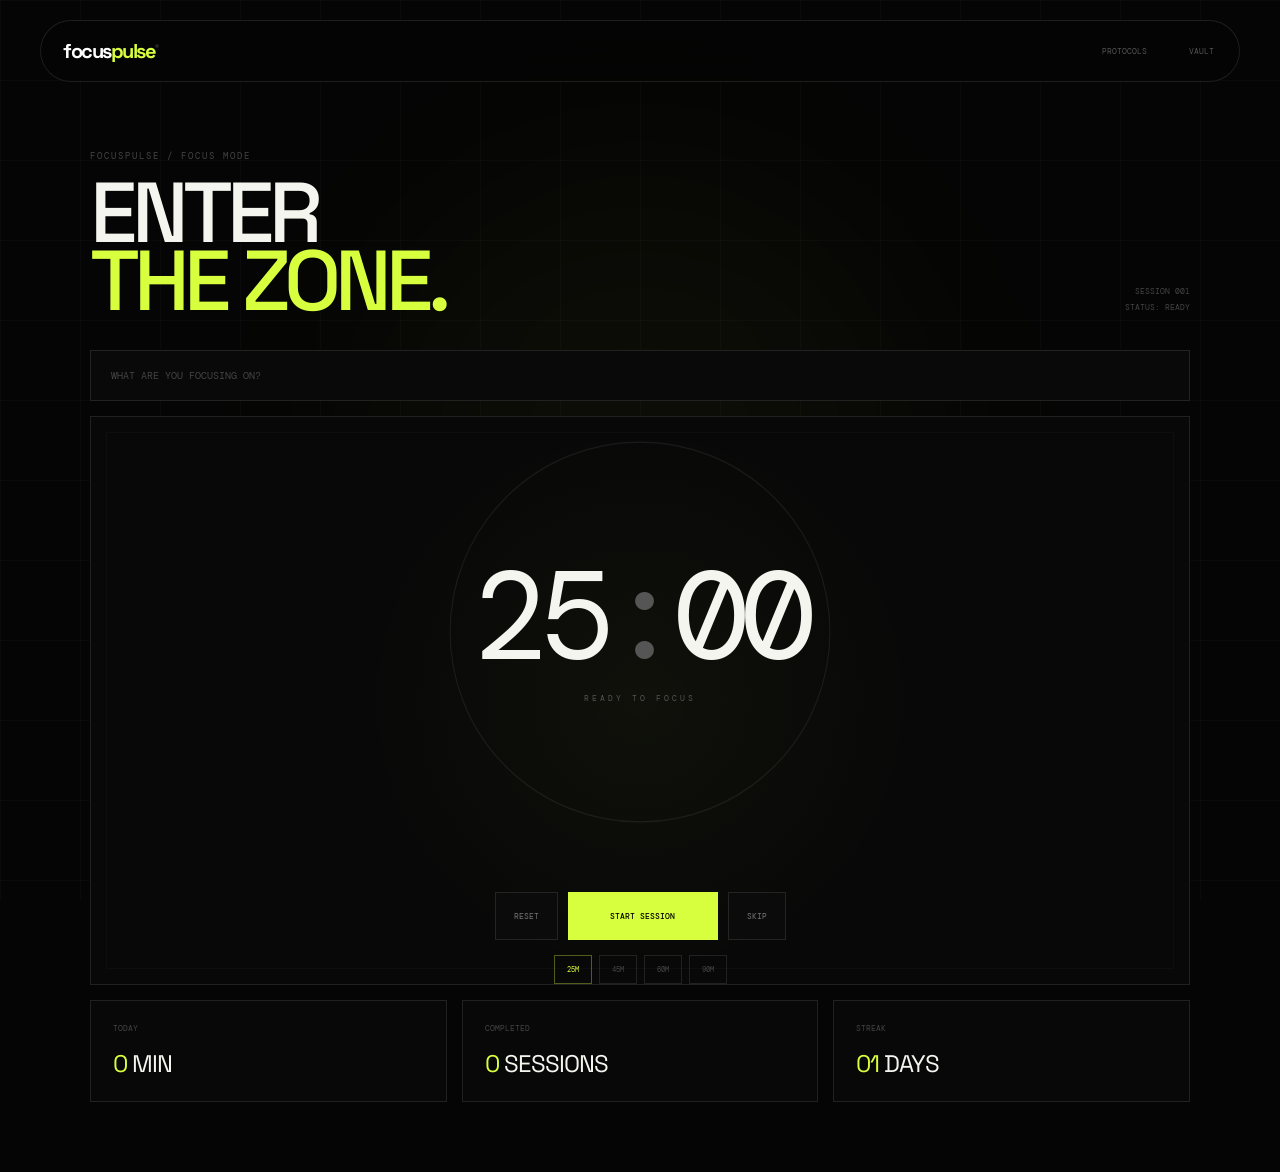
<file: focus.html>
<!DOCTYPE html>
<html lang="en">
<head>
<meta charset="UTF-8">
<meta name="viewport" content="width=device-width,initial-scale=1.0">

<title>Focus Mode — FocusPulse®</title>

<style>
@import url('https://fonts.googleapis.com/css2?family=DM+Mono:wght@400;500&family=Space+Grotesk:wght@400;500;600;700&display=swap');

:root{
  --bg:#050505;
  --fg:#f5f5ef;
  --muted:#555;
  --line:rgba(255,255,255,.1);
  --lime:#d8ff3e;
}

*{
  margin:0;
  padding:0;
  box-sizing:border-box;
}

html,body{
  width:100%;
  min-height:100%;
}

body{
  background:var(--bg);
  color:var(--fg);
  font-family:"Space Grotesk",sans-serif;
  overflow-x:hidden;
}

button,input{
  font:inherit;
}

button{
  cursor:pointer;
}

::selection{
  background:var(--lime);
  color:#000;
}

/* BACKGROUND */

.grid{
  position:fixed;
  inset:0;
  z-index:-3;
  pointer-events:none;

  background-image:
    linear-gradient(rgba(255,255,255,.025) 1px,transparent 1px),
    linear-gradient(90deg,rgba(255,255,255,.025) 1px,transparent 1px);

  background-size:80px 80px;
}

.ambient{
  position:fixed;

  width:550px;
  height:550px;

  border-radius:50%;

  background:rgba(216,255,62,.035);

  filter:blur(100px);

  top:50%;
  left:50%;

  transform:translate(-50%,-50%);

  transition:
    width 1s ease,
    height 1s ease,
    background 1s ease;

  pointer-events:none;
  z-index:-2;
}

body.running .ambient{
  width:750px;
  height:750px;
  background:rgba(216,255,62,.06);
}

/* NAV */

.nav{
  position:fixed;

  top:20px;
  left:50%;

  transform:translateX(-50%);

  width:min(1200px,calc(100% - 30px));

  height:62px;

  padding:0 9px 0 22px;

  display:flex;
  align-items:center;
  justify-content:space-between;

  border:1px solid var(--line);
  border-radius:100px;

  background:rgba(5,5,5,.7);

  backdrop-filter:blur(25px);

  z-index:100;
}

.logo{
  color:#fff;
  text-decoration:none;

  font-size:20px;
  font-weight:700;

  letter-spacing:-1.5px;
}

.logo span{
  color:var(--lime);
}

.logo sup{
  color:#555;
  font-size:8px;
}

.nav-right{
  display:flex;
  align-items:center;
  gap:10px;
}

.nav-link{
  color:#555;

  padding:11px 15px;

  font-family:"DM Mono";
  font-size:8px;

  border:1px solid transparent;
  border-radius:100px;

  text-decoration:none;

  transition:.3s;
}

.nav-link:hover{
  color:#fff;
  border-color:var(--line);
}

/* MAIN */

main{
  min-height:100vh;

  padding:
    150px 25px 70px;

  display:flex;
  align-items:center;
  justify-content:center;
}

.focus-shell{
  width:min(1100px,100%);
}

/* HEADER */

.focus-header{
  display:flex;
  align-items:flex-end;
  justify-content:space-between;

  margin-bottom:35px;
}

.eyebrow{
  color:#444;

  font-family:"DM Mono";
  font-size:9px;

  letter-spacing:2px;
}

.focus-header h1{
  margin-top:17px;

  font-size:clamp(45px,7vw,85px);

  line-height:.8;

  letter-spacing:-6px;

  font-weight:500;
}

.focus-header h1 span{
  color:var(--lime);
}

.session-info{
  text-align:right;

  color:#444;

  font-family:"DM Mono";
  font-size:8px;

  line-height:2;
}

/* SESSION NAME */

.session-input{
  width:100%;

  margin-bottom:15px;

  padding:18px 20px;

  background:#090909;

  border:1px solid var(--line);

  outline:none;

  color:#fff;

  font-family:"DM Mono";
  font-size:10px;

  transition:.3s;
}

.session-input:focus{
  border-color:rgba(216,255,62,.35);
}

.session-input::placeholder{
  color:#444;
}

/* TIMER */

.timer-panel{
  position:relative;

  min-height:560px;

  border:1px solid var(--line);

  background:
    radial-gradient(
      circle at 50% 50%,
      rgba(216,255,62,.035),
      transparent 45%
    ),
    #080808;

  display:flex;

  flex-direction:column;

  align-items:center;
  justify-content:center;

  overflow:hidden;
}

.timer-panel::before{
  content:"";

  position:absolute;
  inset:15px;

  border:1px solid rgba(255,255,255,.025);

  pointer-events:none;
}

/* TIMER RING */

.timer-ring{
  width:min(430px,72vw);
  aspect-ratio:1;

  position:relative;

  display:flex;

  align-items:center;
  justify-content:center;
}

svg{
  position:absolute;
  inset:0;

  width:100%;
  height:100%;

  transform:rotate(-90deg);
}

circle{
  fill:none;

  stroke-width:1;
}

.ring-bg{
  stroke:rgba(255,255,255,.07);
}

.ring-progress{
  stroke:var(--lime);

  stroke-linecap:round;

  stroke-dasharray:1000;

  stroke-dashoffset:1000;

  transition:
    stroke-dashoffset .5s linear;
}

.timer-content{
  position:relative;

  text-align:center;
}

.time{
  font-family:"DM Mono";

  font-size:clamp(65px,11vw,125px);

  line-height:.9;

  letter-spacing:-8px;

  font-weight:400;
}

.time span{
  color:#555;
}

.phase{
  margin-top:20px;

  color:#555;

  font-family:"DM Mono";

  font-size:8px;

  letter-spacing:3px;
}

/* CONTROLS */

.controls{
  margin-top:45px;

  display:flex;

  align-items:center;

  justify-content:center;

  gap:10px;
}

.control{
  min-width:52px;
  height:48px;

  padding:0 18px;

  border:1px solid var(--line);

  background:#0b0b0b;

  color:#777;

  font-family:"DM Mono";

  font-size:8px;

  transition:.3s;
}

.control:hover{
  color:#fff;
  border-color:#333;
}

.control.primary{
  min-width:150px;

  border-color:var(--lime);

  background:var(--lime);

  color:#000;

  font-weight:500;
}

.control.primary:hover{
  box-shadow:
    0 10px 35px rgba(216,255,62,.12);

  transform:translateY(-2px);
}

/* PRESETS */

.presets{
  margin-top:15px;

  display:flex;

  justify-content:center;

  gap:7px;
}

.preset{
  padding:9px 12px;

  border:1px solid var(--line);

  background:transparent;

  color:#444;

  font-family:"DM Mono";

  font-size:7px;

  transition:.3s;
}

.preset:hover,
.preset.active{
  color:var(--lime);

  border-color:
    rgba(216,255,62,.35);
}

/* BOTTOM STATS */

.bottom{
  margin-top:15px;

  display:grid;

  grid-template-columns:
    repeat(3,1fr);

  gap:15px;
}

.stat{
  padding:22px;

  border:1px solid var(--line);

  background:#080808;
}

.stat-label{
  color:#444;

  font-family:"DM Mono";

  font-size:8px;
}

.stat-value{
  margin-top:15px;

  font-size:24px;

  letter-spacing:-1px;
}

.stat-value span{
  color:var(--lime);
}

/* COMPLETE */

.complete{
  position:fixed;

  inset:0;

  z-index:500;

  display:flex;

  align-items:center;
  justify-content:center;

  padding:20px;

  background:rgba(0,0,0,.88);

  backdrop-filter:blur(25px);

  opacity:0;
  visibility:hidden;

  transition:.5s;
}

.complete.show{
  opacity:1;
  visibility:visible;
}

.complete-card{
  width:min(600px,100%);

  padding:60px 35px;

  border:1px solid rgba(216,255,62,.3);

  background:#080808;

  text-align:center;

  transform:translateY(30px);

  transition:.6s;
}

.complete.show .complete-card{
  transform:translateY(0);
}

.complete-mark{
  color:var(--lime);

  font-family:"DM Mono";

  font-size:10px;

  letter-spacing:3px;
}

.complete h2{
  margin-top:25px;

  font-size:clamp(50px,9vw,90px);

  line-height:.8;

  letter-spacing:-7px;

  font-weight:500;
}

.complete p{
  margin:30px auto 35px;

  max-width:430px;

  color:#666;

  font-size:12px;

  line-height:1.8;
}

.complete-close{
  padding:14px 22px;

  border:0;

  background:var(--lime);

  color:#000;

  font-size:9px;

  font-weight:700;
}

/* MOBILE */

@media(max-width:700px){

  .nav{
    height:56px;
  }

  .nav-right .nav-link{
    display:none;
  }

  main{
    padding:
      125px 15px 35px;
  }

  .focus-header{
    display:block;
  }

  .session-info{
    text-align:left;
    margin-top:20px;
  }

  .timer-panel{
    min-height:500px;
  }

  .timer-ring{
    width:82vw;
  }

  .controls{
    margin-top:30px;
  }

  .control.primary{
    min-width:120px;
  }

  .bottom{
    grid-template-columns:1fr;
  }

  .time{
    letter-spacing:-5px;
  }
}
</style>
</head>

<body>

<div class="grid"></div>
<div class="ambient"></div>


<!-- NAV -->

<nav class="nav">

  <a href="index.html" class="logo">
    focus<span>pulse</span><sup>®</sup>
  </a>

  <div class="nav-right">

    <a href="protocols.html" class="nav-link">
      PROTOCOLS
    </a>

    <a href="vault.html" class="nav-link">
      VAULT
    </a>

  </div>

</nav>


<main>

  <div class="focus-shell">


    <!-- HEADER -->

    <header class="focus-header">

      <div>

        <div class="eyebrow">
          FOCUSPULSE / FOCUS MODE
        </div>

        <h1>
          ENTER
          <br>
          <span>THE ZONE.</span>
        </h1>

      </div>


      <div class="session-info">

        SESSION
        <span id="sessionNumber">001</span>

        <br>

        STATUS:
        <span id="statusText">READY</span>

      </div>

    </header>


    <!-- SESSION -->

    <input
      id="sessionName"
      class="session-input"
      type="text"
      maxlength="80"
      placeholder="WHAT ARE YOU FOCUSING ON?"
    >


    <!-- TIMER -->

    <section class="timer-panel">

      <div class="timer-ring">

        <svg viewBox="0 0 360 360">

          <circle
            class="ring-bg"
            cx="180"
            cy="180"
            r="159"
          />

          <circle
            id="ringProgress"
            class="ring-progress"
            cx="180"
            cy="180"
            r="159"
          />

        </svg>


        <div class="timer-content">

          <div class="time" id="time">
            25<span>:00</span>
          </div>

          <div class="phase" id="phase">
            READY TO FOCUS
          </div>

        </div>

      </div>


      <!-- CONTROLS -->

      <div class="controls">

        <button
          class="control"
          id="resetBtn"
        >
          RESET
        </button>

        <button
          class="control primary"
          id="startBtn"
        >
          START SESSION
        </button>

        <button
          class="control"
          id="skipBtn"
        >
          SKIP
        </button>

      </div>


      <!-- PRESETS -->

      <div class="presets">

        <button
          class="preset active"
          data-minutes="25"
        >
          25M
        </button>

        <button
          class="preset"
          data-minutes="45"
        >
          45M
        </button>

        <button
          class="preset"
          data-minutes="60"
        >
          60M
        </button>

        <button
          class="preset"
          data-minutes="90"
        >
          90M
        </button>

      </div>

    </section>


    <!-- STATS -->

    <section class="bottom">

      <div class="stat">

        <div class="stat-label">
          TODAY
        </div>

        <div class="stat-value">
          <span id="todayMinutes">0</span>
          MIN
        </div>

      </div>


      <div class="stat">

        <div class="stat-label">
          COMPLETED
        </div>

        <div class="stat-value">
          <span id="completedSessions">0</span>
          SESSIONS
        </div>

      </div>


      <div class="stat">

        <div class="stat-label">
          STREAK
        </div>

        <div class="stat-value">
          <span id="streak">01</span>
          DAYS
        </div>

      </div>

    </section>

  </div>

</main>


<!-- COMPLETE MODAL -->

<div class="complete" id="complete">

  <div class="complete-card">

    <div class="complete-mark">
      SESSION COMPLETE / 001
    </div>

    <h2>
      YOU
      <br>
      <span style="color:var(--lime)">
        SHOWED UP.
      </span>
    </h2>

    <p id="completeText">
      Another block of uninterrupted attention
      is now in the bank. Protect the momentum.
    </p>

    <button
      class="complete-close"
      id="closeComplete"
    >
      CONTINUE
    </button>

  </div>

</div>


<script>

/* =========================
   ELEMENTS
========================= */

const timeEl =
  document.getElementById("time");

const phaseEl =
  document.getElementById("phase");

const startBtn =
  document.getElementById("startBtn");

const resetBtn =
  document.getElementById("resetBtn");

const skipBtn =
  document.getElementById("skipBtn");

const ring =
  document.getElementById("ringProgress");

const statusText =
  document.getElementById("statusText");

const sessionName =
  document.getElementById("sessionName");

const complete =
  document.getElementById("complete");

const closeComplete =
  document.getElementById("closeComplete");

const todayMinutes =
  document.getElementById("todayMinutes");

const completedSessions =
  document.getElementById("completedSessions");

const streak =
  document.getElementById("streak");

const sessionNumber =
  document.getElementById("sessionNumber");


/* =========================
   TIMER STATE
========================= */

let selectedMinutes = 25;

let totalSeconds =
  selectedMinutes * 60;

let remainingSeconds =
  totalSeconds;

let timer = null;

let running = false;


/* SVG */

const circumference =
  2 * Math.PI * 159;

ring.style.strokeDasharray =
  circumference;

ring.style.strokeDashoffset =
  circumference;


/* =========================
   STORAGE
========================= */

function getNumber(key){

  return Number(
    localStorage.getItem(key) || 0
  );

}

function setNumber(key,value){

  localStorage.setItem(
    key,
    String(value)
  );

}


/* =========================
   DATE
========================= */

function todayKey(){

  const date =
    new Date();

  return date
    .toISOString()
    .slice(0,10);

}


/* =========================
   DISPLAY
========================= */

function updateDisplay(){

  const minutes =
    Math.floor(
      remainingSeconds / 60
    );

  const seconds =
    remainingSeconds % 60;

  timeEl.innerHTML =
    String(minutes).padStart(2,"0")
    +
    "<span>:</span>"
    +
    String(seconds).padStart(2,"0");


  const progress =
    1 -
    remainingSeconds /
    totalSeconds;

  ring.style.strokeDashoffset =
    circumference *
    (1 - progress);

}


/* =========================
   START
========================= */

function start(){

  if(running){
    return;
  }

  running=true;

  document.body.classList.add("running");

  startBtn.textContent =
    "PAUSE SESSION";

  phaseEl.textContent =
    "DEEP WORK IN PROGRESS";

  statusText.textContent =
    "ACTIVE";

  timer =
    setInterval(()=>{

      if(remainingSeconds > 0){

        remainingSeconds--;

        updateDisplay();

      }else{

        completeSession();

      }

    },1000);

}


/* =========================
   PAUSE
========================= */

function pause(){

  running=false;

  clearInterval(timer);

  document.body.classList.remove(
    "running"
  );

  startBtn.textContent =
    "RESUME SESSION";

  phaseEl.textContent =
    "SESSION PAUSED";

  statusText.textContent =
    "PAUSED";

}


/* =========================
   START / PAUSE
========================= */

startBtn.addEventListener(
  "click",
  ()=>{

    if(running){

      pause();

    }else{

      start();

    }

  }
);


/* =========================
   RESET
========================= */

resetBtn.addEventListener(
  "click",
  resetTimer
);

function resetTimer(){

  clearInterval(timer);

  running=false;

  document.body.classList.remove(
    "running"
  );

  totalSeconds =
    selectedMinutes * 60;

  remainingSeconds =
    totalSeconds;

  startBtn.textContent =
    "START SESSION";

  phaseEl.textContent =
    "READY TO FOCUS";

  statusText.textContent =
    "READY";

  updateDisplay();

}


/* =========================
   SKIP
========================= */

skipBtn.addEventListener(
  "click",
  ()=>{

    if(
      confirm(
        "Skip this session?"
      )
    ){

      resetTimer();

    }

  }
);


/* =========================
   PRESETS
========================= */

document
.querySelectorAll(".preset")
.forEach(button=>{

  button.addEventListener(
    "click",
    ()=>{

      document
      .querySelectorAll(".preset")
      .forEach(btn=>{
        btn.classList.remove(
          "active"
        );
      });

      button.classList.add(
        "active"
      );

      selectedMinutes =
        Number(
          button.dataset.minutes
        );

      resetTimer();

    }
  );

});


/* =========================
   COMPLETE
========================= */

function completeSession(){

  clearInterval(timer);

  running=false;

  document.body.classList.remove(
    "running"
  );

  phaseEl.textContent =
    "SESSION COMPLETE";

  statusText.textContent =
    "COMPLETE";

  startBtn.textContent =
    "START SESSION";


  /* completed sessions */

  const sessions =
    getNumber(
      "focuspulseSessions"
    ) + 1;

  setNumber(
    "focuspulseSessions",
    sessions
  );


  /* today's minutes */

  const key =
    "focuspulseMinutes_" +
    todayKey();

  const minutes =
    getNumber(key) +
    selectedMinutes;

  setNumber(key,minutes);


  updateStats();


  complete.classList.add(
    "show"
  );

}


/* =========================
   CLOSE MODAL
========================= */

closeComplete.addEventListener(
  "click",
  ()=>{

    complete.classList.remove(
      "show"
    );

    resetTimer();

  }
);


/* =========================
   STATS
========================= */

function updateStats(){

  todayMinutes.textContent =
    getNumber(
      "focuspulseMinutes_" +
      todayKey()
    );

  completedSessions.textContent =
    getNumber(
      "focuspulseSessions"
    );

}


/* =========================
   SESSION NAME
========================= */

sessionName.value =
  localStorage.getItem(
    "focuspulseSessionName"
  ) || "";

sessionName.addEventListener(
  "input",
  ()=>{

    localStorage.setItem(
      "focuspulseSessionName",
      sessionName.value
    );

  }
);


/* =========================
   SESSION NUMBER
========================= */

sessionNumber.textContent =
  String(
    getNumber(
      "focuspulseSessions"
    ) + 1
  ).padStart(3,"0");


/* =========================
   KEYBOARD SHORTCUTS
========================= */

document.addEventListener(
  "keydown",
  event=>{

    if(
      event.target.tagName ===
      "INPUT"
    ){
      return;
    }

    if(
      event.code ===
      "Space"
    ){

      event.preventDefault();

      if(running){

        pause();

      }else{

        start();

      }

    }

    if(
      event.key.toLowerCase()
      === "r"
    ){

      resetTimer();

    }

  }
);


/* =========================
   INIT
========================= */

updateDisplay();
updateStats();

</script>

</body>
</html>
</file>
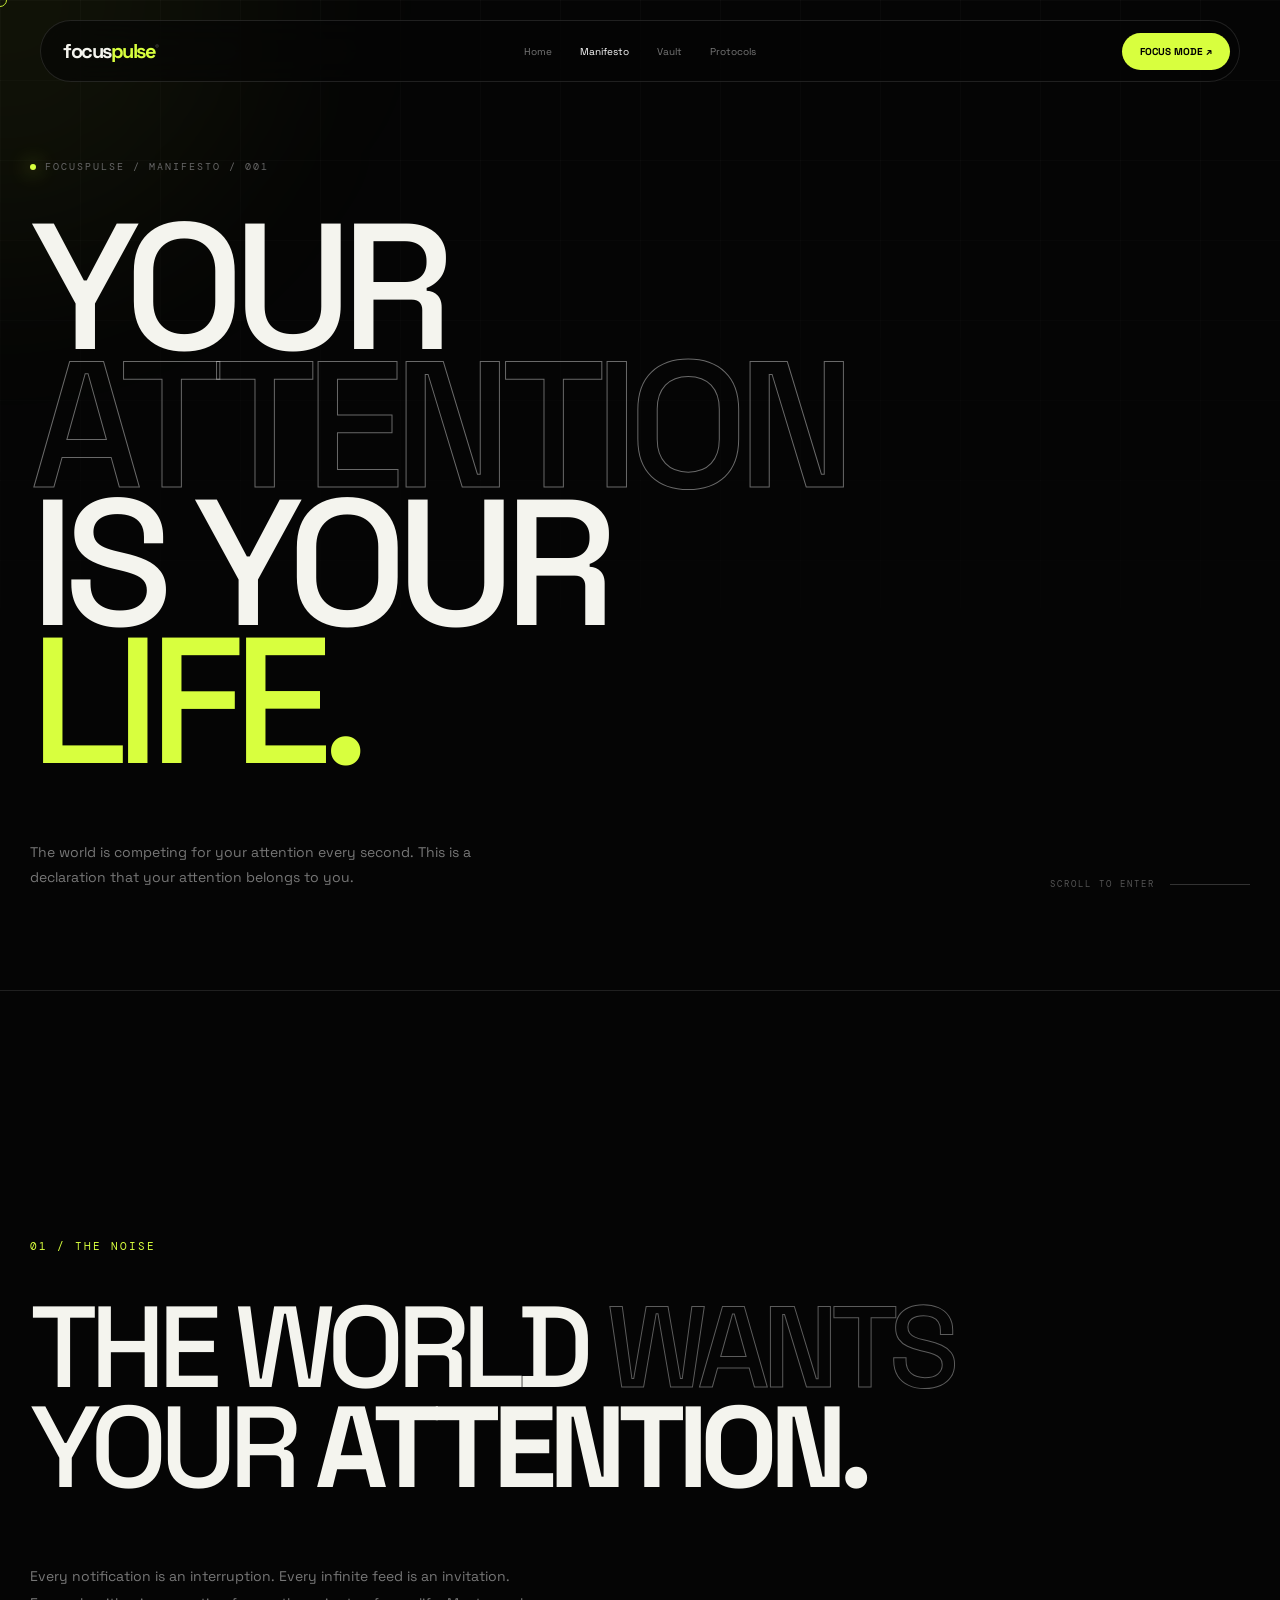
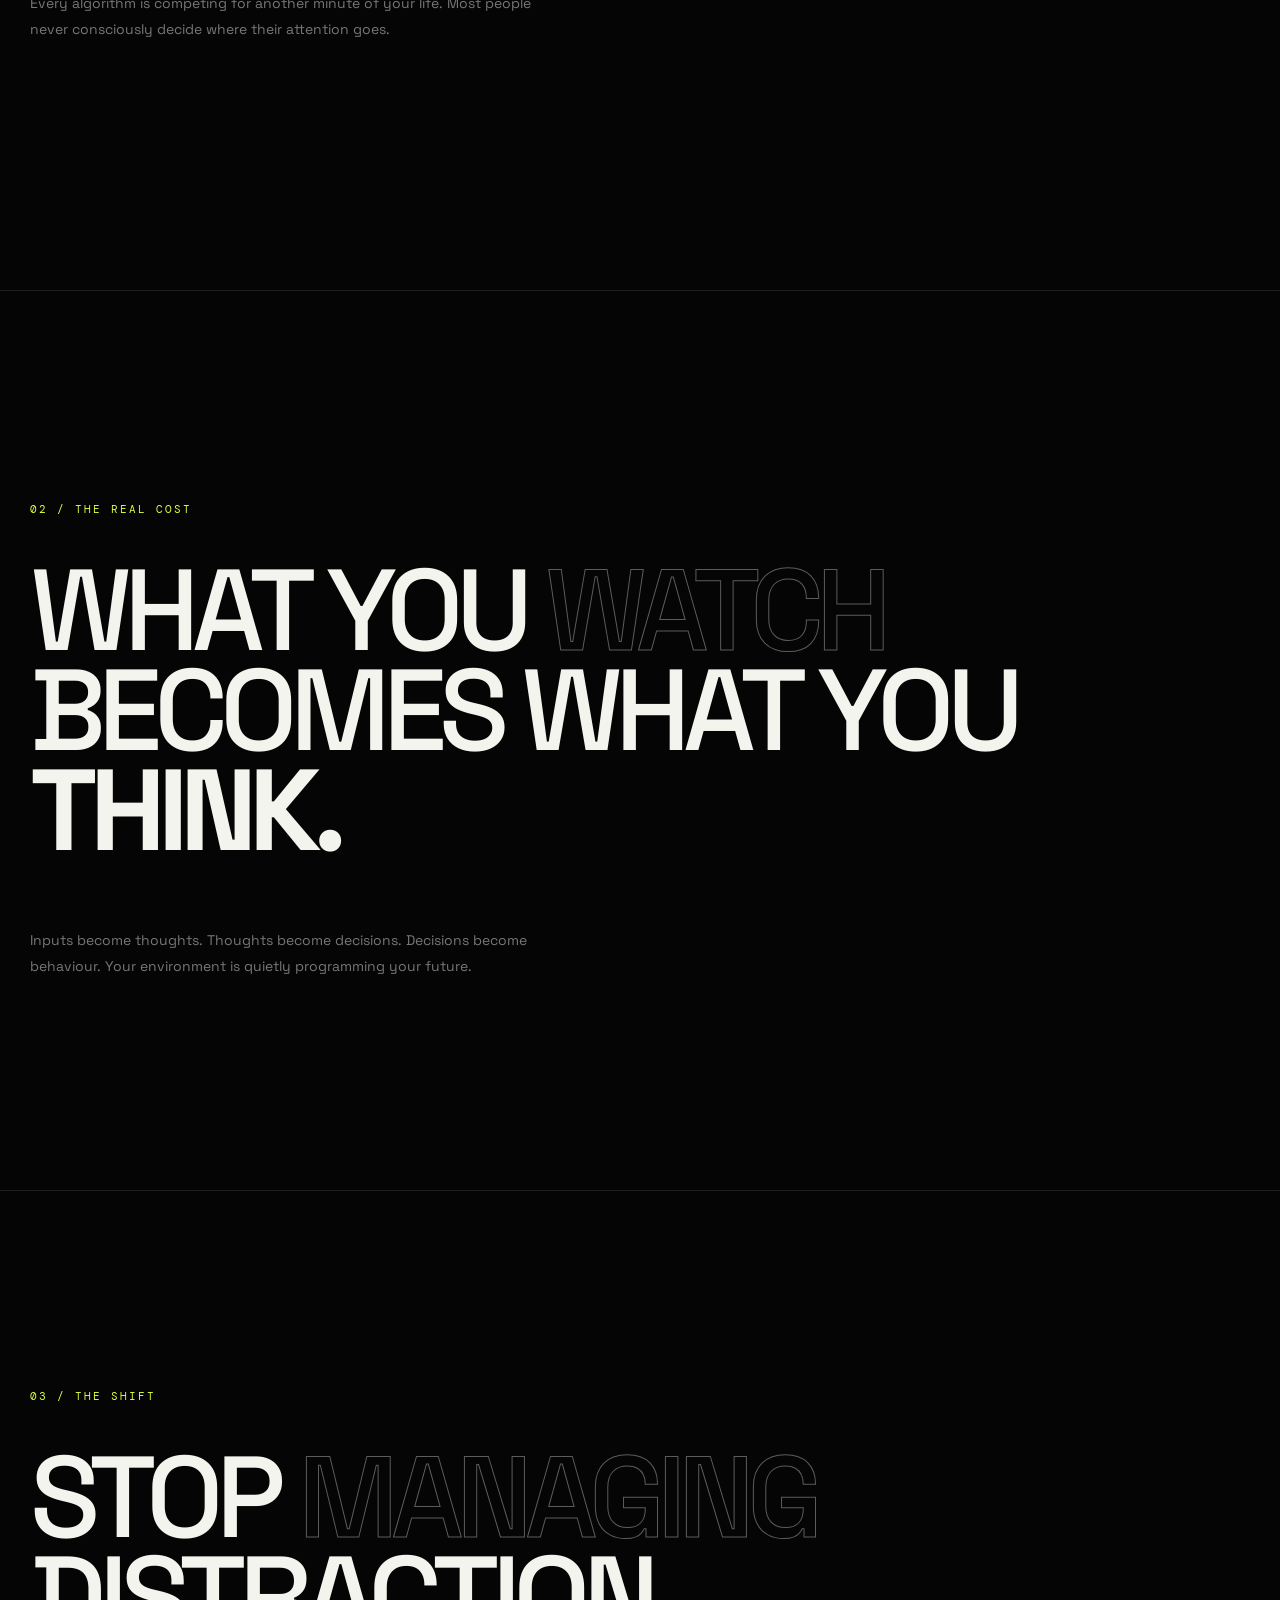
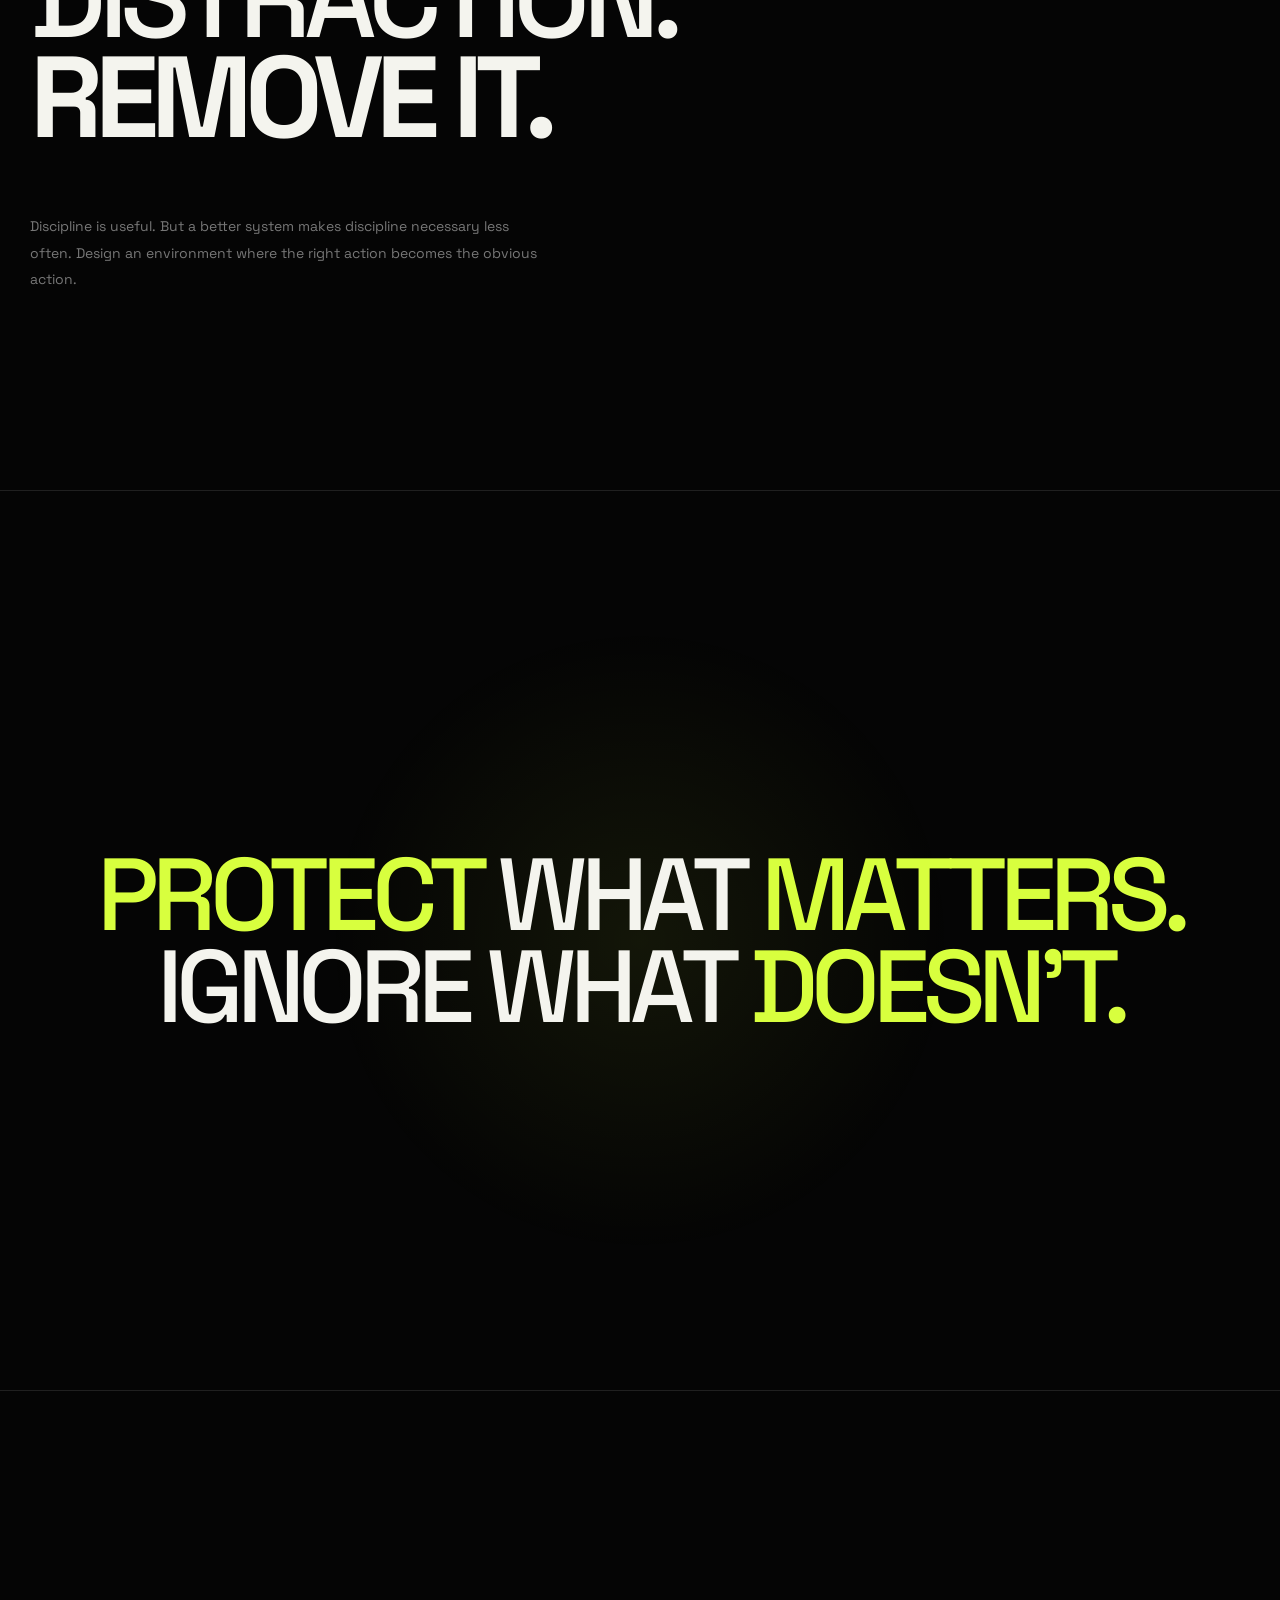
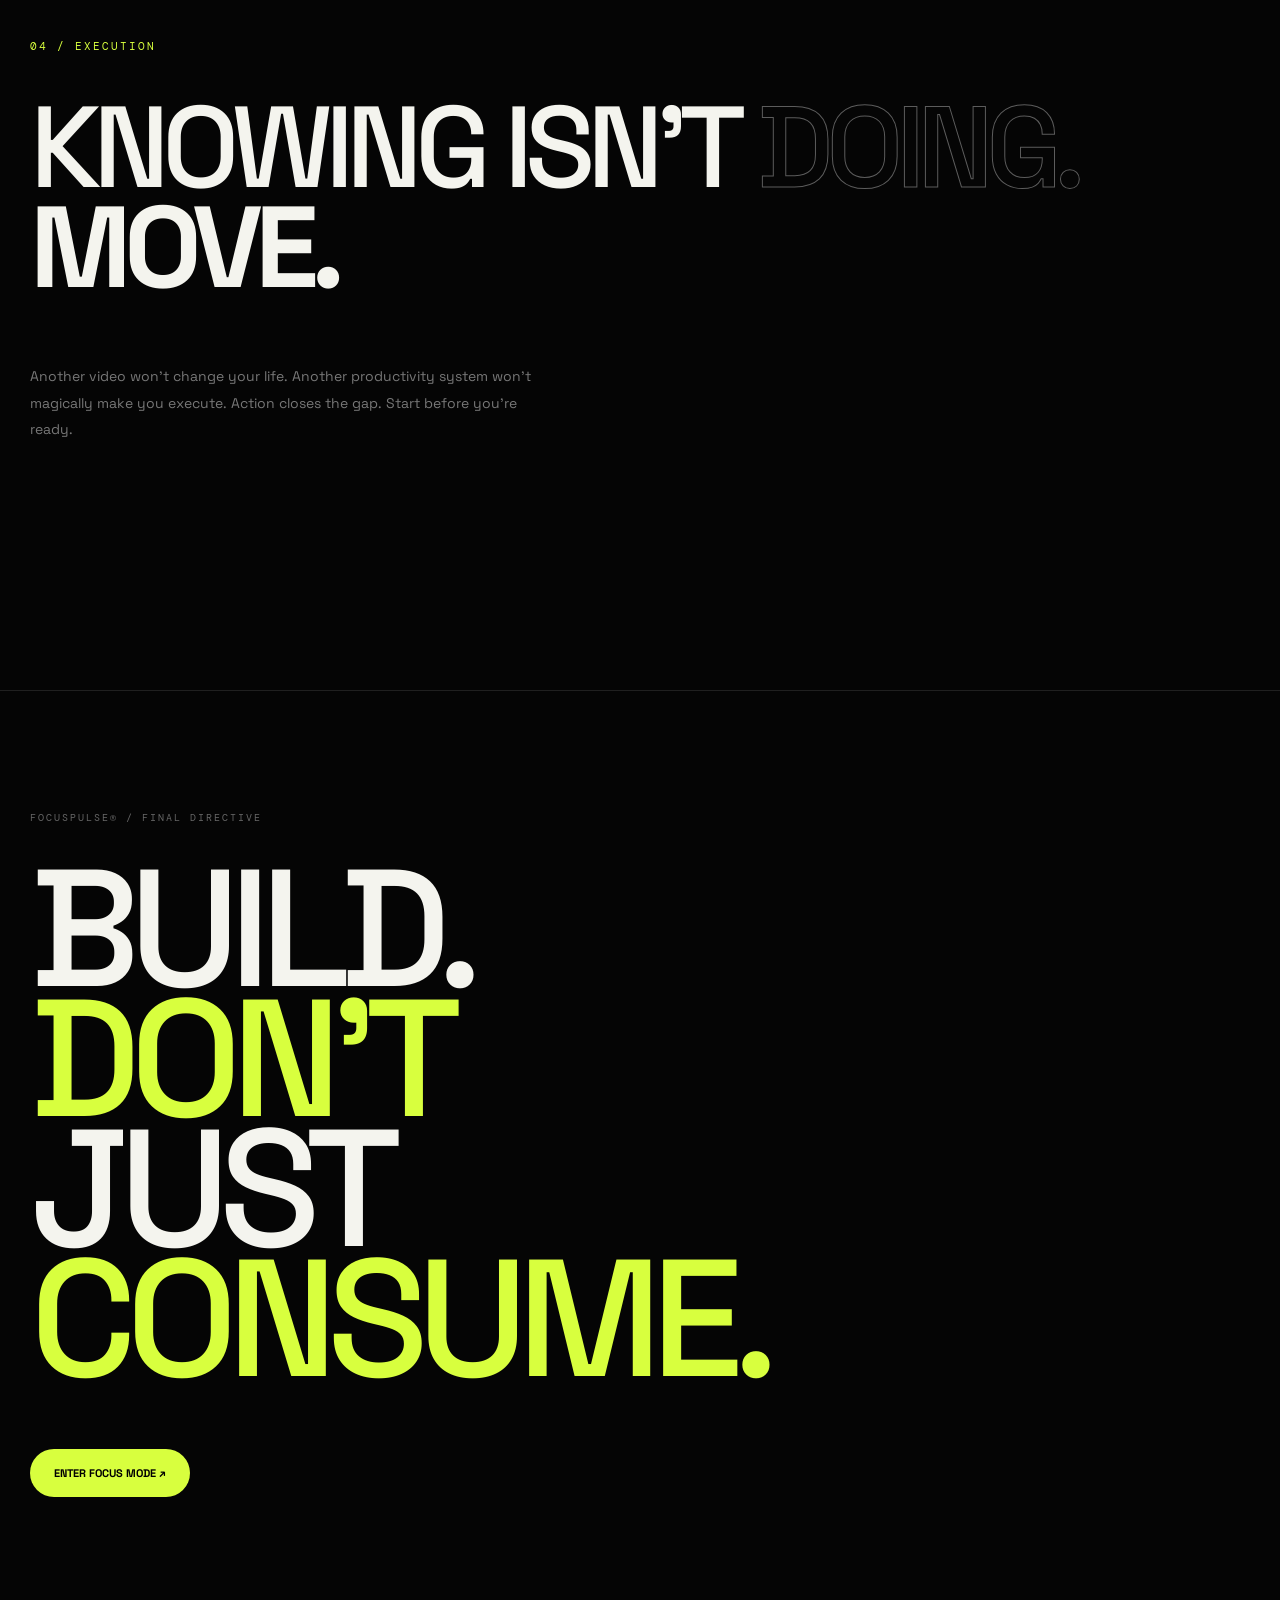
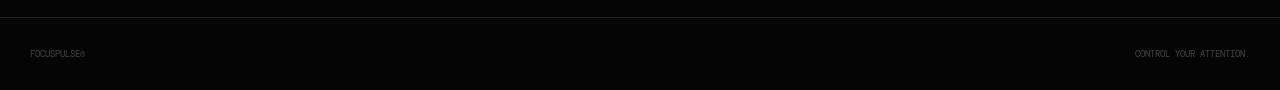
<file: manifesto.html>
<!DOCTYPE html>
<html lang="en">
<head>
<meta charset="UTF-8">
<meta name="viewport" content="width=device-width,initial-scale=1.0">

<title>Manifesto — FocusPulse®</title>

<meta name="description"
content="The FocusPulse Manifesto — reclaim your attention and engineer your execution.">

<style>
@import url('https://fonts.googleapis.com/css2?family=DM+Mono:wght@400;500&family=Space+Grotesk:wght@400;500;600;700&display=swap');

:root{
  --bg:#050505;
  --fg:#f4f4ee;
  --muted:#686868;
  --line:rgba(255,255,255,.11);
  --lime:#d8ff3e;
}

*{
  margin:0;
  padding:0;
  box-sizing:border-box;
}

html{
  scroll-behavior:smooth;
}

body{
  background:var(--bg);
  color:var(--fg);
  font-family:"Space Grotesk",sans-serif;
  overflow-x:hidden;
  cursor:none;
}

a{
  color:inherit;
  text-decoration:none;
}

/* CURSOR */

.cursor{
  position:fixed;
  width:14px;
  height:14px;
  border:1px solid var(--lime);
  border-radius:50%;
  pointer-events:none;
  z-index:9999;
  transform:translate(-50%,-50%);
  transition:
    width .25s,
    height .25s,
    background .25s;
  mix-blend-mode:difference;
}

.cursor.big{
  width:55px;
  height:55px;
  background:var(--lime);
}

/* LOADER */

.loader{
  position:fixed;
  inset:0;
  background:#050505;
  z-index:10000;
  display:flex;
  align-items:center;
  justify-content:center;
  animation:loaderOut 1s 1.5s forwards;
}

.loader-inner{
  text-align:center;
}

.loader-logo{
  font-size:22px;
  font-weight:700;
  letter-spacing:-1px;
}

.loader-logo span{
  color:var(--lime);
}

.loader-bar{
  width:180px;
  height:1px;
  background:#222;
  margin-top:20px;
  overflow:hidden;
}

.loader-bar div{
  width:0;
  height:100%;
  background:var(--lime);
  animation:load 1.3s forwards;
}

@keyframes load{
  to{width:100%}
}

@keyframes loaderOut{
  to{
    opacity:0;
    visibility:hidden;
    pointer-events:none;
  }
}

/* NAV */

.nav{
  position:fixed;
  top:20px;
  left:50%;
  transform:translateX(-50%);
  width:min(1200px,calc(100% - 30px));
  height:62px;
  padding:0 9px 0 22px;
  display:flex;
  align-items:center;
  justify-content:space-between;
  border:1px solid var(--line);
  border-radius:100px;
  background:rgba(5,5,5,.62);
  backdrop-filter:blur(25px);
  z-index:1000;
}

.logo{
  font-size:20px;
  font-weight:700;
  letter-spacing:-1.5px;
}

.logo span{
  color:var(--lime);
}

.logo sup{
  color:#555;
  font-size:8px;
}

.nav-links{
  display:flex;
  gap:28px;
  color:#777;
  font-size:10px;
}

.nav-links a{
  transition:.3s;
}

.nav-links a:hover,
.nav-links a.active{
  color:#fff;
}

.nav-cta{
  background:var(--lime);
  color:#000;
  padding:12px 18px;
  border-radius:100px;
  font-size:10px;
  font-weight:700;
}

/* PROGRESS */

.progress{
  position:fixed;
  left:0;
  top:0;
  height:2px;
  width:0;
  background:var(--lime);
  z-index:2000;
}

/* GRID */

.grid{
  position:fixed;
  inset:0;
  pointer-events:none;
  z-index:-3;
  background-image:
    linear-gradient(rgba(255,255,255,.025) 1px,transparent 1px),
    linear-gradient(90deg,rgba(255,255,255,.025) 1px,transparent 1px);
  background-size:80px 80px;
  mask-image:linear-gradient(to bottom,#000,transparent 90%);
}

/* GLOW */

.glow{
  position:fixed;
  width:500px;
  height:500px;
  border-radius:50%;
  background:rgba(216,255,62,.055);
  filter:blur(100px);
  pointer-events:none;
  transform:translate(-50%,-50%);
  z-index:-2;
}

/* HERO */

.hero{
  min-height:100vh;
  padding:160px 30px 100px;
  display:flex;
  align-items:center;
  position:relative;
}

.hero-inner{
  width:min(1300px,100%);
  margin:auto;
}

.mono{
  font-family:"DM Mono",monospace;
  font-size:10px;
  letter-spacing:2px;
  color:#666;
  text-transform:uppercase;
}

.status{
  display:flex;
  align-items:center;
  gap:9px;
  margin-bottom:45px;
}

.status-dot{
  width:6px;
  height:6px;
  border-radius:50%;
  background:var(--lime);
  box-shadow:0 0 20px var(--lime);
}

.hero-title{
  font-size:clamp(75px,14vw,190px);
  line-height:.77;
  letter-spacing:-12px;
  font-weight:500;
}

.hero-title .outline{
  color:transparent;
  -webkit-text-stroke:1px rgba(255,255,255,.4);
}

.hero-title .lime{
  color:var(--lime);
}

.hero-bottom{
  margin-top:70px;
  display:flex;
  justify-content:space-between;
  align-items:flex-end;
}

.hero-copy{
  max-width:500px;
  color:#777;
  font-size:14px;
  line-height:1.8;
}

.scroll{
  font-family:"DM Mono";
  color:#555;
  font-size:9px;
  letter-spacing:2px;
  display:flex;
  align-items:center;
  gap:15px;
}

.scroll-line{
  width:80px;
  height:1px;
  background:#333;
}

/* STATEMENT SECTIONS */

.statement{
  min-height:100vh;
  padding:160px 30px;
  display:flex;
  align-items:center;
  border-top:1px solid var(--line);
}

.statement-inner{
  width:min(1250px,100%);
  margin:auto;
}

.number{
  font-family:"DM Mono";
  color:var(--lime);
  font-size:11px;
  letter-spacing:2px;
  margin-bottom:45px;
}

.statement h2{
  max-width:1200px;
  font-size:clamp(55px,9vw,125px);
  line-height:.87;
  letter-spacing:-8px;
  font-weight:500;
}

.statement h2 span{
  color:transparent;
  -webkit-text-stroke:1px rgba(255,255,255,.35);
}

.statement p{
  max-width:520px;
  margin-top:65px;
  color:#777;
  font-size:14px;
  line-height:1.9;
}

/* BIG QUOTE */

.quote{
  min-height:100vh;
  padding:120px 30px;
  display:flex;
  align-items:center;
  justify-content:center;
  text-align:center;
  border-top:1px solid var(--line);
  background:
    radial-gradient(circle at center,
    rgba(216,255,62,.07),
    transparent 40%);
}

.quote h2{
  max-width:1100px;
  font-size:clamp(50px,8vw,115px);
  line-height:.9;
  letter-spacing:-7px;
  font-weight:500;
}

.quote h2 span{
  color:var(--lime);
}

/* FINAL */

.final{
  min-height:100vh;
  padding:120px 30px;
  display:flex;
  align-items:center;
  border-top:1px solid var(--line);
}

.final-inner{
  width:min(1250px,100%);
  margin:auto;
}

.final h2{
  margin-top:40px;
  font-size:clamp(70px,13vw,175px);
  line-height:.78;
  letter-spacing:-11px;
  font-weight:500;
}

.final h2 span{
  color:var(--lime);
}

.enter{
  display:inline-flex;
  margin-top:65px;
  padding:17px 24px;
  border-radius:100px;
  background:var(--lime);
  color:#000;
  font-size:11px;
  font-weight:700;
  transition:.4s;
}

.enter:hover{
  transform:translateY(-5px);
  box-shadow:0 20px 70px rgba(216,255,62,.2);
}

/* FOOTER */

footer{
  padding:30px;
  border-top:1px solid var(--line);
  display:flex;
  justify-content:space-between;
  color:#444;
  font-family:"DM Mono";
  font-size:9px;
}

/* REVEAL */

.reveal{
  opacity:0;
  transform:translateY(60px);
  transition:
    opacity 1s cubic-bezier(.16,1,.3,1),
    transform 1s cubic-bezier(.16,1,.3,1);
}

.reveal.show{
  opacity:1;
  transform:translateY(0);
}

/* MOBILE */

@media(max-width:700px){

  body{
    cursor:auto;
  }

  .cursor{
    display:none;
  }

  .nav{
    height:58px;
  }

  .nav-links,
  .nav-cta{
    display:none;
  }

  .hero,
  .statement,
  .quote,
  .final{
    padding-left:20px;
    padding-right:20px;
  }

  .hero-title{
    font-size:clamp(65px,19vw,110px);
    letter-spacing:-6px;
  }

  .hero-bottom{
    display:block;
  }

  .scroll{
    margin-top:40px;
  }

  .statement h2{
    font-size:clamp(50px,14vw,85px);
    letter-spacing:-5px;
  }

  .quote h2{
    letter-spacing:-4px;
  }

  .final h2{
    font-size:clamp(65px,18vw,110px);
    letter-spacing:-6px;
  }

  footer{
    display:block;
    line-height:2;
  }
}
</style>
</head>

<body>

<div class="loader">
  <div class="loader-inner">
    <div class="loader-logo">
      focus<span>pulse</span>®
    </div>
    <div class="loader-bar">
      <div></div>
    </div>
  </div>
</div>

<div class="progress"></div>
<div class="grid"></div>
<div class="glow"></div>
<div class="cursor"></div>


<nav class="nav">

  <a href="index.html" class="logo">
    focus<span>pulse</span><sup>®</sup>
  </a>

  <div class="nav-links">

    <a href="index.html">Home</a>

    <a href="manifesto.html" class="active">
      Manifesto
    </a>

    <a href="vault.html">
      Vault
    </a>

    <a href="protocols.html">
      Protocols
    </a>

  </div>

  <a href="focus.html" class="nav-cta">
    FOCUS MODE ↗
  </a>

</nav>


<main>

<!-- HERO -->

<section class="hero">

  <div class="hero-inner">

    <div class="status mono">
      <span class="status-dot"></span>
      FOCUSPULSE / MANIFESTO / 001
    </div>

    <h1 class="hero-title reveal">

      YOUR<br>

      <span class="outline">
        ATTENTION
      </span>

      <br>

      IS YOUR<br>

      <span class="lime">
        LIFE.
      </span>

    </h1>

    <div class="hero-bottom reveal">

      <p class="hero-copy">
        The world is competing for your attention
        every second.

        This is a declaration that your attention
        belongs to you.
      </p>

      <div class="scroll mono">
        SCROLL TO ENTER
        <span class="scroll-line"></span>
      </div>

    </div>

  </div>

</section>


<!-- 01 -->

<section class="statement">

  <div class="statement-inner reveal">

    <div class="number">
      01 / THE NOISE
    </div>

    <h2>
      THE WORLD
      <span>WANTS</span>
      YOUR
      <strong>ATTENTION.</strong>
    </h2>

    <p>
      Every notification is an interruption.
      Every infinite feed is an invitation.
      Every algorithm is competing for another
      minute of your life.

      Most people never consciously decide
      where their attention goes.
    </p>

  </div>

</section>


<!-- 02 -->

<section class="statement">

  <div class="statement-inner reveal">

    <div class="number">
      02 / THE REAL COST
    </div>

    <h2>
      WHAT YOU
      <span>WATCH</span>
      BECOMES
      WHAT YOU
      <strong>THINK.</strong>
    </h2>

    <p>
      Inputs become thoughts.
      Thoughts become decisions.
      Decisions become behaviour.

      Your environment is quietly
      programming your future.
    </p>

  </div>

</section>


<!-- 03 -->

<section class="statement">

  <div class="statement-inner reveal">

    <div class="number">
      03 / THE SHIFT
    </div>

    <h2>
      STOP
      <span>MANAGING</span>
      DISTRACTION.

      <br>

      <strong>REMOVE IT.</strong>
    </h2>

    <p>
      Discipline is useful.

      But a better system makes discipline
      necessary less often.

      Design an environment where
      the right action becomes the obvious action.
    </p>

  </div>

</section>


<!-- QUOTE -->

<section class="quote">

  <h2 class="reveal">

    <span>
      PROTECT
    </span>

    WHAT

    <span>
      MATTERS.
    </span>

    <br>

    IGNORE

    WHAT

    <span>
      DOESN'T.
    </span>

  </h2>

</section>


<!-- 04 -->

<section class="statement">

  <div class="statement-inner reveal">

    <div class="number">
      04 / EXECUTION
    </div>

    <h2>
      KNOWING
      ISN'T
      <span>DOING.</span>

      <br>

      <strong>MOVE.</strong>
    </h2>

    <p>
      Another video won't change your life.

      Another productivity system won't
      magically make you execute.

      Action closes the gap.

      Start before you're ready.
    </p>

  </div>

</section>


<!-- FINAL -->

<section class="final">

  <div class="final-inner reveal">

    <div class="mono">
      FOCUSPULSE® / FINAL DIRECTIVE
    </div>

    <h2>
      BUILD.

      <br>

      <span>
        DON'T
      </span>

      <br>

      JUST
      <br>

      <span>
        CONSUME.
      </span>
    </h2>

    <a href="focus.html" class="enter">
      ENTER FOCUS MODE ↗
    </a>

  </div>

</section>

</main>


<footer>

  <div>
    FOCUSPULSE®
  </div>

  <div>
    CONTROL YOUR ATTENTION.
  </div>

</footer>


<script>

/* CURSOR */

const cursor = document.querySelector(".cursor");

document.addEventListener("mousemove", e => {

  cursor.style.left = e.clientX + "px";
  cursor.style.top = e.clientY + "px";

});

document.querySelectorAll("a").forEach(link => {

  link.addEventListener("mouseenter", () => {
    cursor.classList.add("big");
  });

  link.addEventListener("mouseleave", () => {
    cursor.classList.remove("big");
  });

});


/* GLOW */

const glow = document.querySelector(".glow");

document.addEventListener("mousemove", e => {

  glow.animate(
    {
      left:e.clientX + "px",
      top:e.clientY + "px"
    },
    {
      duration:900,
      fill:"forwards"
    }
  );

});


/* SCROLL PROGRESS */

window.addEventListener("scroll", () => {

  const scrollTop = window.scrollY;

  const height =
    document.documentElement.scrollHeight -
    window.innerHeight;

  const progress =
    (scrollTop / height) * 100;

  document.querySelector(".progress")
    .style.width = progress + "%";

});


/* REVEAL */

const observer =
  new IntersectionObserver(
    entries => {

      entries.forEach(entry => {

        if(entry.isIntersecting){

          entry.target.classList.add("show");

        }

      });

    },
    {
      threshold:.12
    }
  );


document.querySelectorAll(".reveal")
  .forEach(el => observer.observe(el));


/* MAGNETIC CTA */

document.querySelectorAll(".enter,.nav-cta")
.forEach(button => {

  button.addEventListener("mousemove", e => {

    const rect =
      button.getBoundingClientRect();

    const x =
      e.clientX - rect.left - rect.width / 2;

    const y =
      e.clientY - rect.top - rect.height / 2;

    button.style.transform =
      `translate(${x*.12}px,${y*.12}px)`;

  });

  button.addEventListener("mouseleave", () => {

    button.style.transform = "";

  });

});

</script>

</body>
</html>
</file>
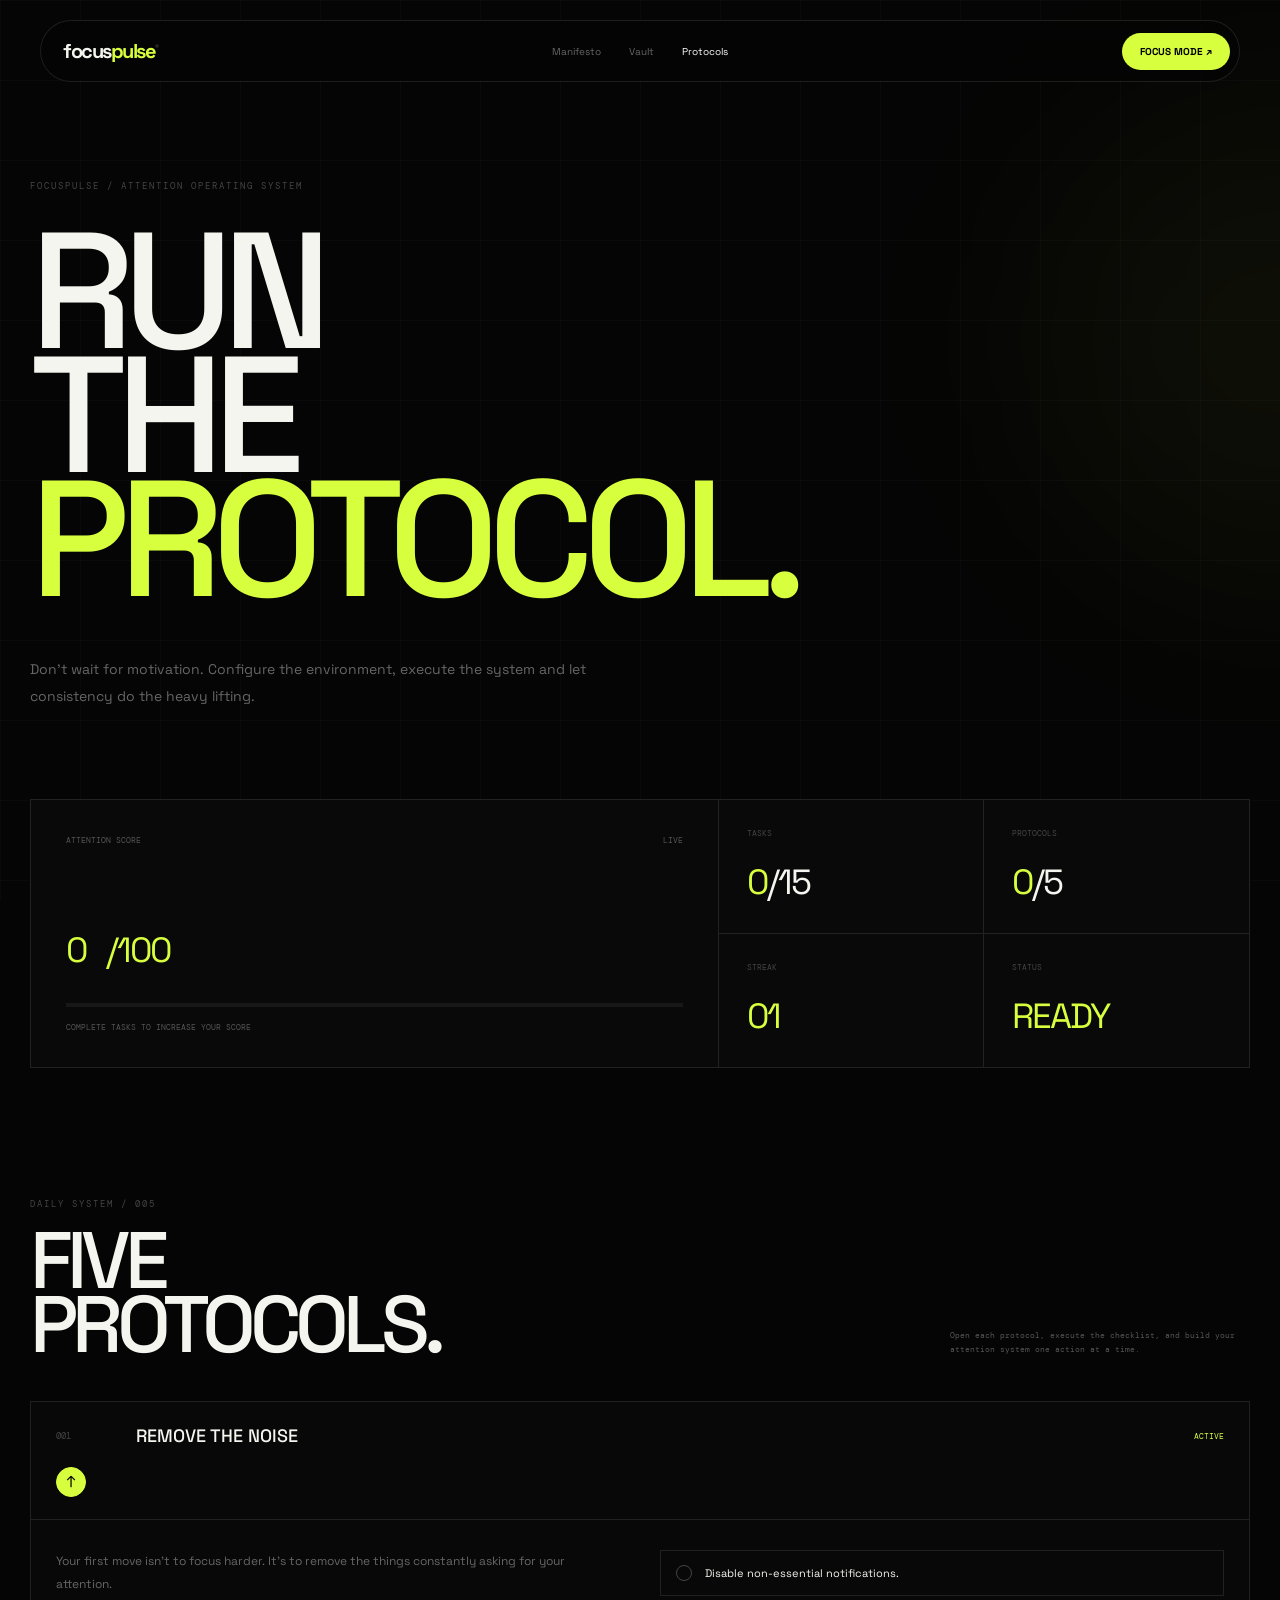
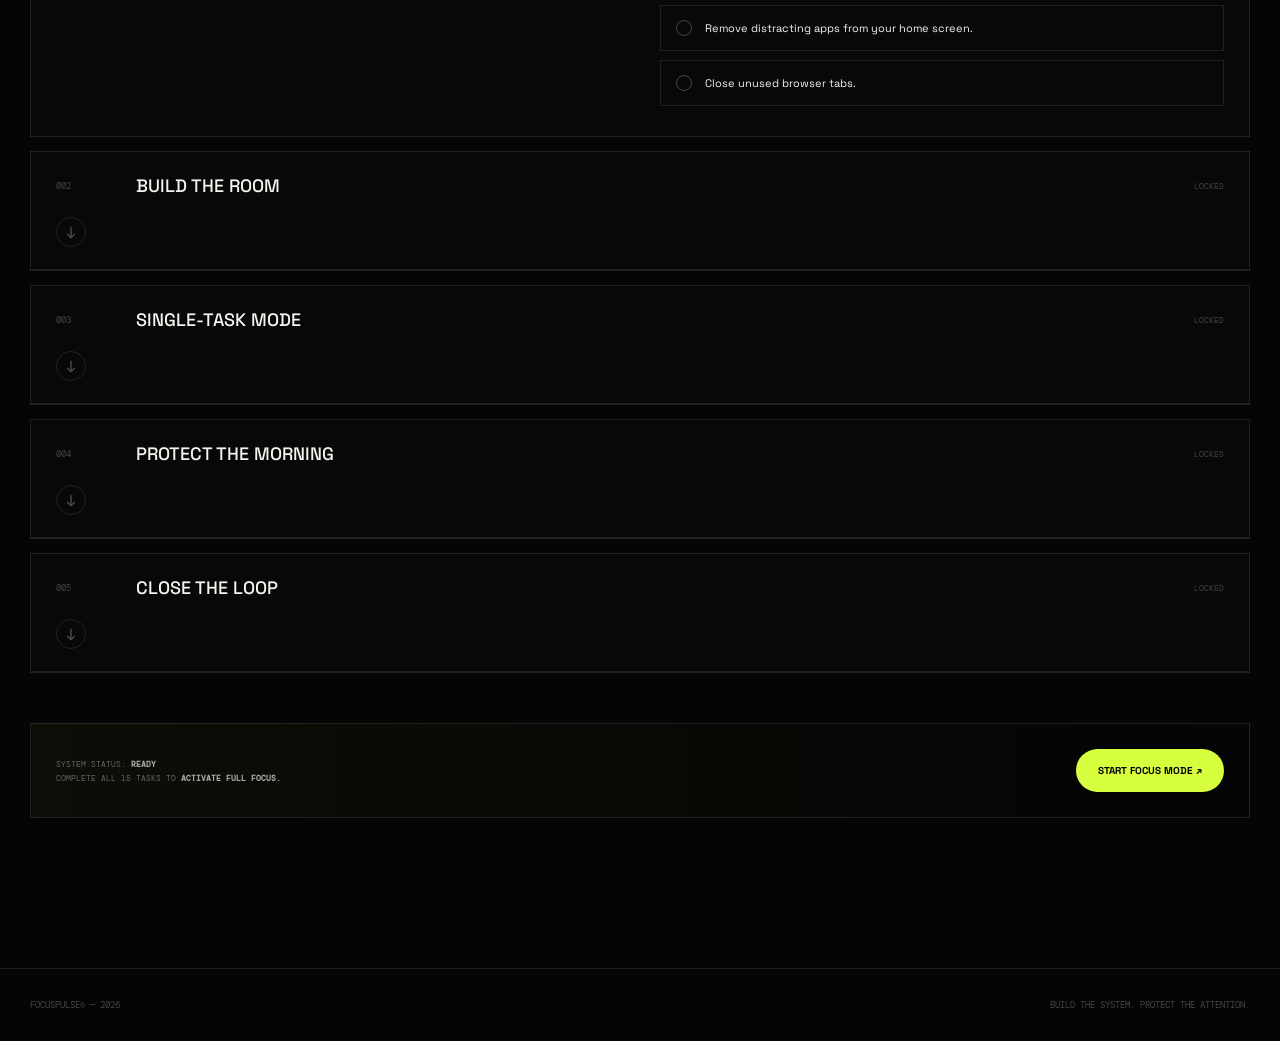
<file: protocols.html>
<!DOCTYPE html>
<html lang="en">
<head>
<meta charset="UTF-8">
<meta name="viewport" content="width=device-width,initial-scale=1.0">

<title>Protocols — FocusPulse®</title>

<style>
@import url('https://fonts.googleapis.com/css2?family=DM+Mono:wght@400;500&family=Space+Grotesk:wght@400;500;600;700&display=swap');

:root{
  --bg:#050505;
  --panel:#090909;
  --fg:#f5f5ef;
  --muted:#666;
  --dim:#3c3c3c;
  --line:rgba(255,255,255,.1);
  --lime:#d8ff3e;
  --red:#ff453a;
}

*{
  margin:0;
  padding:0;
  box-sizing:border-box;
}

html{
  scroll-behavior:smooth;
}

body{
  background:var(--bg);
  color:var(--fg);
  font-family:"Space Grotesk",sans-serif;
  overflow-x:hidden;
}

a{
  color:inherit;
  text-decoration:none;
}

button{
  font:inherit;
}

::selection{
  background:var(--lime);
  color:#000;
}

/* =========================
   NAV
========================= */

.nav{
  position:fixed;
  top:20px;
  left:50%;
  transform:translateX(-50%);

  width:min(1200px,calc(100% - 30px));
  height:62px;

  padding:0 9px 0 22px;

  display:flex;
  align-items:center;
  justify-content:space-between;

  border:1px solid var(--line);
  border-radius:100px;

  background:rgba(5,5,5,.72);
  backdrop-filter:blur(25px);

  z-index:1000;
}

.logo{
  font-size:20px;
  font-weight:700;
  letter-spacing:-1.5px;
}

.logo span{
  color:var(--lime);
}

.logo sup{
  color:#555;
  font-size:8px;
}

.nav-links{
  display:flex;
  gap:28px;

  color:#666;
  font-size:10px;
}

.nav-links a{
  transition:.3s;
}

.nav-links a:hover,
.nav-links .active{
  color:#fff;
}

.nav-cta{
  padding:12px 18px;

  border-radius:100px;

  background:var(--lime);
  color:#000;

  font-size:10px;
  font-weight:700;
}

/* =========================
   BACKGROUND
========================= */

.grid{
  position:fixed;
  inset:0;

  pointer-events:none;
  z-index:-3;

  background-image:
    linear-gradient(rgba(255,255,255,.025) 1px,transparent 1px),
    linear-gradient(90deg,rgba(255,255,255,.025) 1px,transparent 1px);

  background-size:80px 80px;
}

.glow{
  position:fixed;

  width:500px;
  height:500px;

  border-radius:50%;

  background:rgba(216,255,62,.04);

  filter:blur(100px);

  pointer-events:none;

  top:10%;
  right:-250px;

  z-index:-2;
}

/* =========================
   CONTAINER
========================= */

.container{
  width:min(1250px,100%);
  margin:auto;
}

/* =========================
   HERO
========================= */

.hero{
  padding:
    180px 30px 90px;
}

.label{
  color:#444;

  font-family:"DM Mono";
  font-size:9px;

  letter-spacing:2px;
}

.hero h1{
  margin-top:38px;

  font-size:clamp(75px,13vw,165px);

  line-height:.75;

  letter-spacing:-11px;

  font-weight:500;
}

.hero h1 span{
  color:var(--lime);
}

.hero-copy{
  max-width:600px;

  margin-top:55px;

  color:#666;

  font-size:14px;

  line-height:1.9;
}

/* =========================
   SCORE
========================= */

.score-section{
  padding:0 30px 80px;
}

.score{
  border:1px solid var(--line);

  background:var(--panel);

  display:grid;

  grid-template-columns:1.3fr 1fr;
}

.score-main{
  padding:35px;

  border-right:1px solid var(--line);
}

.score-top{
  display:flex;
  justify-content:space-between;

  color:#555;

  font-family:"DM Mono";
  font-size:8px;
}

.score-value{
  margin-top:35px;

  font-size:110px;

  line-height:.8;

  letter-spacing:-8px;
}

.score-value span{
  color:var(--lime);

  font-size:35px;

  letter-spacing:-2px;
}

.score-bar{
  margin-top:35px;

  height:4px;

  background:#171717;

  overflow:hidden;
}

.score-fill{
  width:0;
  height:100%;

  background:var(--lime);

  transition:
    width 1s cubic-bezier(.16,1,.3,1);
}

.score-note{
  margin-top:15px;

  color:#555;

  font-family:"DM Mono";
  font-size:8px;
}

.score-stats{
  display:grid;

  grid-template-columns:1fr 1fr;
}

.mini{
  padding:28px;

  border-bottom:1px solid var(--line);
}

.mini:nth-child(odd){
  border-right:1px solid var(--line);
}

.mini:nth-last-child(-n+2){
  border-bottom:0;
}

.mini-label{
  color:#444;

  font-family:"DM Mono";
  font-size:8px;
}

.mini-number{
  margin-top:22px;

  font-size:35px;

  letter-spacing:-2px;
}

.mini-number span{
  color:var(--lime);
}

/* =========================
   PROTOCOLS
========================= */

.protocol-section{
  padding:
    50px 30px 150px;
}

.section-head{
  display:flex;

  align-items:flex-end;
  justify-content:space-between;

  margin-bottom:45px;
}

.section-head h2{
  margin-top:18px;

  font-size:clamp(45px,7vw,80px);

  line-height:.8;

  letter-spacing:-6px;

  font-weight:500;
}

.section-head p{
  max-width:300px;

  color:#555;

  font-family:"DM Mono";
  font-size:8px;

  line-height:1.8;
}

/* =========================
   PROTOCOL CARD
========================= */

.protocol{
  border:1px solid var(--line);

  margin-bottom:14px;

  background:#080808;

  transition:.4s;
}

.protocol:hover{
  border-color:rgba(216,255,62,.22);
}

.protocol-head{
  padding:22px 25px;

  display:grid;

  grid-template-columns:60px 1fr auto;

  gap:20px;

  align-items:center;

  border-bottom:1px solid var(--line);

  cursor:pointer;
}

.protocol-number{
  color:#444;

  font-family:"DM Mono";
  font-size:9px;
}

.protocol-title{
  font-size:18px;

  font-weight:500;
}

.protocol-status{
  color:#444;

  font-family:"DM Mono";
  font-size:8px;
}

.protocol-status.ready{
  color:var(--lime);
}

.protocol-arrow{
  width:30px;
  height:30px;

  border:1px solid var(--line);
  border-radius:50%;

  display:flex;
  align-items:center;
  justify-content:center;

  color:#555;

  transition:.4s;
}

.protocol.open .protocol-arrow{
  transform:rotate(180deg);

  background:var(--lime);
  color:#000;
  border-color:var(--lime);
}

.protocol-body{
  max-height:0;

  overflow:hidden;

  transition:
    max-height .6s cubic-bezier(.16,1,.3,1);
}

.protocol.open .protocol-body{
  max-height:700px;
}

.protocol-inner{
  padding:30px 25px;

  display:grid;

  grid-template-columns:1fr 1fr;

  gap:40px;
}

.protocol-description{
  color:#666;

  font-size:12px;

  line-height:1.9;
}

.checklist{
  display:flex;
  flex-direction:column;

  gap:9px;
}

.task{
  padding:14px 15px;

  display:flex;
  align-items:center;
  gap:13px;

  border:1px solid var(--line);

  cursor:pointer;

  transition:.3s;
}

.task:hover{
  border-color:#333;
}

.task input{
  appearance:none;

  width:16px;
  height:16px;

  border:1px solid #444;

  border-radius:50%;

  flex-shrink:0;

  cursor:pointer;

  position:relative;
}

.task input:checked{
  background:var(--lime);

  border-color:var(--lime);
}

.task input:checked::after{
  content:"";

  position:absolute;

  width:6px;
  height:3px;

  left:4px;
  top:5px;

  border-left:2px solid #000;
  border-bottom:2px solid #000;

  transform:rotate(-45deg);
}

.task.done{
  color:#555;
  text-decoration:line-through;
}

.task span{
  font-size:11px;
}

/* =========================
   START
========================= */

.start{
  margin-top:50px;

  display:flex;
  justify-content:space-between;
  align-items:center;

  padding:25px;

  border:1px solid var(--line);

  background:
    linear-gradient(
      90deg,
      rgba(216,255,62,.04),
      transparent
    );
}

.start-copy{
  color:#666;

  font-family:"DM Mono";
  font-size:8px;

  line-height:1.8;
}

.start-copy strong{
  color:#aaa;
}

.start-button{
  border:0;

  padding:15px 22px;

  border-radius:100px;

  background:var(--lime);
  color:#000;

  font-size:10px;
  font-weight:700;

  cursor:pointer;

  transition:.35s;
}

.start-button:hover{
  transform:translateY(-3px);

  box-shadow:
    0 15px 45px rgba(216,255,62,.14);
}

/* =========================
   FOOTER
========================= */

footer{
  padding:30px;

  border-top:1px solid var(--line);

  display:flex;
  justify-content:space-between;

  color:#444;

  font-family:"DM Mono";
  font-size:9px;
}

/* =========================
   REVEAL
========================= */

.reveal{
  opacity:0;

  transform:translateY(40px);

  transition:
    opacity .9s ease,
    transform .9s cubic-bezier(.16,1,.3,1);
}

.reveal.show{
  opacity:1;
  transform:translateY(0);
}

/* =========================
   MOBILE
========================= */

@media(max-width:800px){

  .nav-links,
  .nav-cta{
    display:none;
  }

  .hero{
    padding:
      150px 20px 70px;
  }

  .hero h1{
    font-size:21vw;
    letter-spacing:-7px;
  }

  .score-section{
    padding-left:20px;
    padding-right:20px;
  }

  .score{
    grid-template-columns:1fr;
  }

  .score-main{
    border-right:0;
    border-bottom:1px solid var(--line);
  }

  .score-value{
    font-size:80px;
  }

  .protocol-section{
    padding-left:20px;
    padding-right:20px;
  }

  .section-head{
    display:block;
  }

  .section-head p{
    margin-top:25px;
  }

  .protocol-head{
    grid-template-columns:35px 1fr 30px;
  }

  .protocol-status{
    display:none;
  }

  .protocol-inner{
    grid-template-columns:1fr;
  }

  .start{
    display:block;
  }

  .start-button{
    margin-top:25px;
  }

  footer{
    display:block;
    line-height:2;
  }
}
</style>
</head>

<body>

<div class="grid"></div>
<div class="glow"></div>


<!-- NAV -->

<nav class="nav">

  <a href="index.html" class="logo">
    focus<span>pulse</span><sup>®</sup>
  </a>

  <div class="nav-links">

    <a href="manifesto.html">
      Manifesto
    </a>

    <a href="vault.html">
      Vault
    </a>

    <a href="protocols.html" class="active">
      Protocols
    </a>

  </div>

  <a href="focus.html" class="nav-cta">
    FOCUS MODE ↗
  </a>

</nav>


<main>


<!-- HERO -->

<section class="hero">

  <div class="container">

    <div class="label">
      FOCUSPULSE / ATTENTION OPERATING SYSTEM
    </div>

    <h1 class="reveal">
      RUN
      <br>
      THE
      <br>
      <span>PROTOCOL.</span>
    </h1>

    <p class="hero-copy reveal">
      Don't wait for motivation.
      Configure the environment,
      execute the system and let
      consistency do the heavy lifting.
    </p>

  </div>

</section>


<!-- SCORE -->

<section class="score-section">

  <div class="container">

    <div class="score reveal">

      <div class="score-main">

        <div class="score-top">

          <span>
            ATTENTION SCORE
          </span>

          <span>
            LIVE
          </span>

        </div>


        <div class="score-value">
          <span id="score">0</span>
          <span>/100</span>
        </div>


        <div class="score-bar">

          <div
            class="score-fill"
            id="scoreFill"
          ></div>

        </div>


        <div class="score-note">
          COMPLETE TASKS TO INCREASE YOUR SCORE
        </div>

      </div>


      <div class="score-stats">

        <div class="mini">

          <div class="mini-label">
            TASKS
          </div>

          <div class="mini-number">
            <span id="doneCount">0</span>/15
          </div>

        </div>


        <div class="mini">

          <div class="mini-label">
            PROTOCOLS
          </div>

          <div class="mini-number">
            <span id="protocolCount">0</span>/5
          </div>

        </div>


        <div class="mini">

          <div class="mini-label">
            STREAK
          </div>

          <div class="mini-number">
            <span id="streak">01</span>
          </div>

        </div>


        <div class="mini">

          <div class="mini-label">
            STATUS
          </div>

          <div class="mini-number">
            <span id="status">READY</span>
          </div>

        </div>

      </div>

    </div>

  </div>

</section>


<!-- PROTOCOLS -->

<section class="protocol-section">

  <div class="container">

    <div class="section-head">

      <div>

        <div class="label">
          DAILY SYSTEM / 005
        </div>

        <h2>
          FIVE
          <br>
          PROTOCOLS.
        </h2>

      </div>

      <p>
        Open each protocol,
        execute the checklist,
        and build your attention
        system one action at a time.
      </p>

    </div>


    <!-- PROTOCOL 01 -->

    <div class="protocol open reveal">

      <div class="protocol-head">

        <div class="protocol-number">
          001
        </div>

        <div class="protocol-title">
          REMOVE THE NOISE
        </div>

        <div class="protocol-status ready">
          ACTIVE
        </div>

        <div class="protocol-arrow">
          ↓
        </div>

      </div>


      <div class="protocol-body">

        <div class="protocol-inner">

          <p class="protocol-description">
            Your first move isn't to focus harder.
            It's to remove the things constantly
            asking for your attention.
          </p>


          <div class="checklist">

            <label class="task">
              <input type="checkbox">
              <span>Disable non-essential notifications.</span>
            </label>

            <label class="task">
              <input type="checkbox">
              <span>Remove distracting apps from your home screen.</span>
            </label>

            <label class="task">
              <input type="checkbox">
              <span>Close unused browser tabs.</span>
            </label>

          </div>

        </div>

      </div>

    </div>


    <!-- PROTOCOL 02 -->

    <div class="protocol reveal">

      <div class="protocol-head">

        <div class="protocol-number">
          002
        </div>

        <div class="protocol-title">
          BUILD THE ROOM
        </div>

        <div class="protocol-status">
          LOCKED
        </div>

        <div class="protocol-arrow">
          ↓
        </div>

      </div>


      <div class="protocol-body">

        <div class="protocol-inner">

          <p class="protocol-description">
            Your physical environment is part
            of your attention system. Make the
            desired behaviour obvious.
          </p>


          <div class="checklist">

            <label class="task">
              <input type="checkbox">
              <span>Clear your primary workspace.</span>
            </label>

            <label class="task">
              <input type="checkbox">
              <span>Keep only today's task visible.</span>
            </label>

            <label class="task">
              <input type="checkbox">
              <span>Put your phone outside arm's reach.</span>
            </label>

          </div>

        </div>

      </div>

    </div>


    <!-- PROTOCOL 03 -->

    <div class="protocol reveal">

      <div class="protocol-head">

        <div class="protocol-number">
          003
        </div>

        <div class="protocol-title">
          SINGLE-TASK MODE
        </div>

        <div class="protocol-status">
          LOCKED
        </div>

        <div class="protocol-arrow">
          ↓
        </div>

      </div>


      <div class="protocol-body">

        <div class="protocol-inner">

          <p class="protocol-description">
            Multitasking feels productive because
            you're constantly moving. Deep work
            requires the opposite.
          </p>


          <div class="checklist">

            <label class="task">
              <input type="checkbox">
              <span>Choose one clearly defined task.</span>
            </label>

            <label class="task">
              <input type="checkbox">
              <span>Set a 25 minute focus block.</span>
            </label>

            <label class="task">
              <input type="checkbox">
              <span>Do not switch contexts until the timer ends.</span>
            </label>

          </div>

        </div>

      </div>

    </div>


    <!-- PROTOCOL 04 -->

    <div class="protocol reveal">

      <div class="protocol-head">

        <div class="protocol-number">
          004
        </div>

        <div class="protocol-title">
          PROTECT THE MORNING
        </div>

        <div class="protocol-status">
          LOCKED
        </div>

        <div class="protocol-arrow">
          ↓
        </div>

      </div>


      <div class="protocol-body">

        <div class="protocol-inner">

          <p class="protocol-description">
            Don't let the internet decide what
            deserves your attention before
            you've decided it yourself.
          </p>


          <div class="checklist">

            <label class="task">
              <input type="checkbox">
              <span>No social media for the first hour.</span>
            </label>

            <label class="task">
              <input type="checkbox">
              <span>Write your primary objective.</span>
            </label>

            <label class="task">
              <input type="checkbox">
              <span>Complete one meaningful task before consuming.</span>
            </label>

          </div>

        </div>

      </div>

    </div>


    <!-- PROTOCOL 05 -->

    <div class="protocol reveal">

      <div class="protocol-head">

        <div class="protocol-number">
          005
        </div>

        <div class="protocol-title">
          CLOSE THE LOOP
        </div>

        <div class="protocol-status">
          LOCKED
        </div>

        <div class="protocol-arrow">
          ↓
        </div>

      </div>


      <div class="protocol-body">

        <div class="protocol-inner">

          <p class="protocol-description">
            End the day by reducing cognitive
            residue. Decide what matters tomorrow
            before tomorrow arrives.
          </p>


          <div class="checklist">

            <label class="task">
              <input type="checkbox">
              <span>Review today's unfinished work.</span>
            </label>

            <label class="task">
              <input type="checkbox">
              <span>Choose tomorrow's first task.</span>
            </label>

            <label class="task">
              <input type="checkbox">
              <span>End the workday deliberately.</span>
            </label>

          </div>

        </div>

      </div>

    </div>


    <!-- START -->

    <div class="start reveal">

      <div class="start-copy">

        SYSTEM STATUS:
        <strong id="systemStatus">
          READY
        </strong>

        <br>

        COMPLETE ALL 15 TASKS TO
        <strong>ACTIVATE FULL FOCUS.</strong>

      </div>


      <button
        class="start-button"
        onclick="startFocus()"
      >
        START FOCUS MODE ↗
      </button>

    </div>

  </div>

</section>

</main>


<footer>

  <div>
    FOCUSPULSE® — 2026
  </div>

  <div>
    BUILD THE SYSTEM. PROTECT THE ATTENTION.
  </div>

</footer>


<script>

/* =========================
   PROTOCOL ACCORDION
========================= */

const protocols =
document.querySelectorAll(".protocol");

protocols.forEach(protocol=>{

  const head =
    protocol.querySelector(".protocol-head");

  head.addEventListener("click",()=>{

    protocol.classList.toggle("open");

  });

});


/* =========================
   TASK SYSTEM
========================= */

const tasks =
document.querySelectorAll(".task input");

const score =
document.getElementById("score");

const scoreFill =
document.getElementById("scoreFill");

const doneCount =
document.getElementById("doneCount");

const protocolCount =
document.getElementById("protocolCount");

const status =
document.getElementById("status");

const systemStatus =
document.getElementById("systemStatus");


function updateSystem(){

  let done=0;

  tasks.forEach(task=>{

    if(task.checked){

      done++;

      task.parentElement.classList.add("done");

    }else{

      task.parentElement.classList.remove("done");

    }

  });


  const percentage =
    Math.round((done/tasks.length)*100);


  score.textContent =
    percentage;

  scoreFill.style.width =
    percentage+"%";

  doneCount.textContent =
    done;


  /* Protocol completion */

  let completedProtocols=0;

  protocols.forEach(protocol=>{

    const protocolTasks =
      protocol.querySelectorAll("input");

    const completed =
      [...protocolTasks]
      .every(task=>task.checked);

    if(completed){

      completedProtocols++;

      protocol
      .querySelector(".protocol-status")
      .textContent="COMPLETE";

      protocol
      .querySelector(".protocol-status")
      .classList.add("ready");

    }

  });


  protocolCount.textContent =
    completedProtocols;


  /* Status */

  if(percentage===100){

    status.textContent="OPTIMAL";
    systemStatus.textContent="FULLY ACTIVE";

  }else if(percentage>=60){

    status.textContent="STRONG";
    systemStatus.textContent="SYSTEM ONLINE";

  }else if(percentage>=20){

    status.textContent="BUILDING";
    systemStatus.textContent="IN PROGRESS";

  }else{

    status.textContent="READY";
    systemStatus.textContent="READY";

  }


  localStorage.setItem(
    "focuspulseTasks",
    JSON.stringify(
      [...tasks].map(task=>task.checked)
    )
  );

}


/* =========================
   SAVE TASKS
========================= */

const saved =
localStorage.getItem("focuspulseTasks");

if(saved){

  try{

    const data =
      JSON.parse(saved);

    tasks.forEach((task,index)=>{

      task.checked =
        Boolean(data[index]);

    });

  }catch(e){}

}

tasks.forEach(task=>{

  task.addEventListener(
    "change",
    updateSystem
  );

});

updateSystem();


/* =========================
   START FOCUS
========================= */

function startFocus(){

  window.location.href=
    "focus.html";

}


/* =========================
   REVEAL
========================= */

const observer =
new IntersectionObserver(
  entries=>{

    entries.forEach(entry=>{

      if(entry.isIntersecting){

        entry.target.classList.add("show");

      }

    });

  },
  {
    threshold:.1
  }
);

document
.querySelectorAll(".reveal")
.forEach(el=>{
  observer.observe(el);
});


/* =========================
   SCORE ANIMATION
========================= */

setTimeout(()=>{

  scoreFill.style.width =
    score.textContent+"%";

},500);

</script>

</body>
</html>
</file>
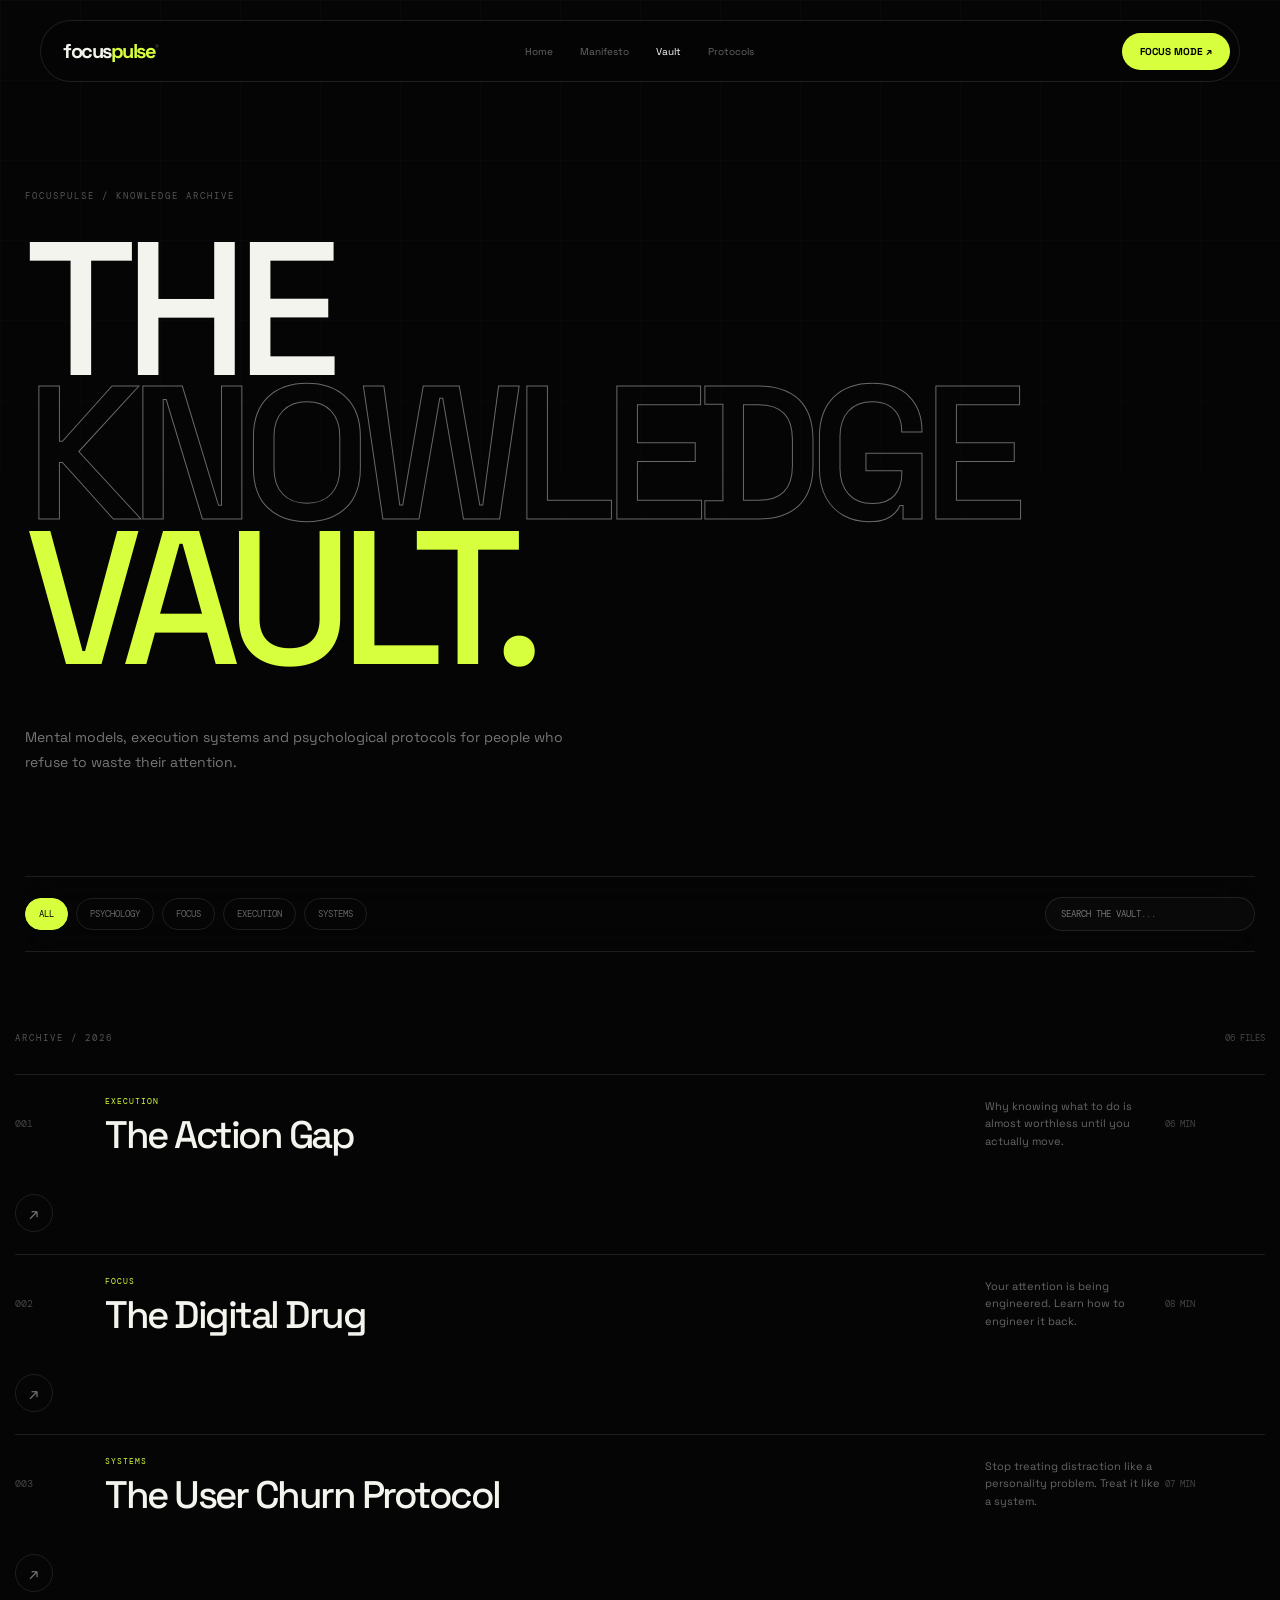
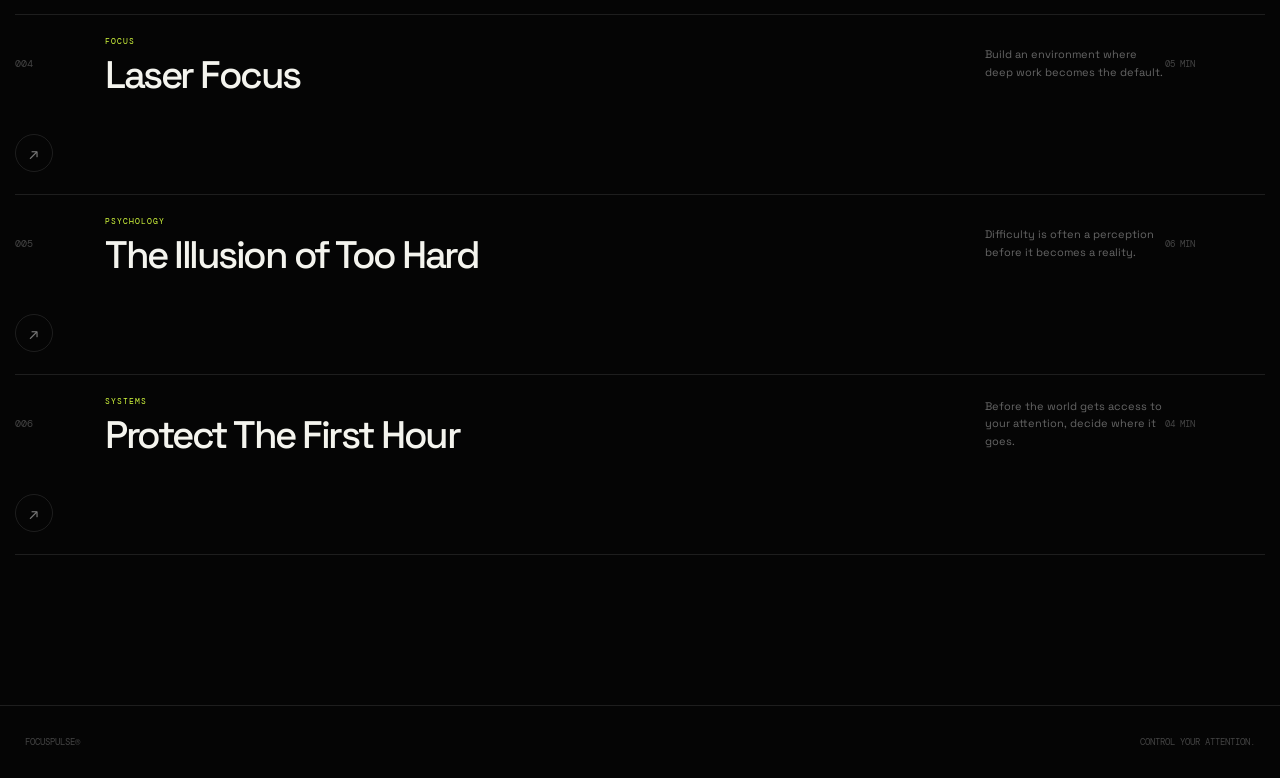
<file: vault.html>
<!DOCTYPE html>
<html lang="en">
<head>
<meta charset="UTF-8">
<meta name="viewport" content="width=device-width,initial-scale=1.0">

<title>The Vault — FocusPulse®</title>

<style>
@import url('https://fonts.googleapis.com/css2?family=DM+Mono&family=Space+Grotesk:wght@400;500;600;700&display=swap');

:root{
  --bg:#050505;
  --fg:#f4f4ee;
  --muted:#666;
  --line:rgba(255,255,255,.1);
  --lime:#d8ff3e;
}

*{
  margin:0;
  padding:0;
  box-sizing:border-box;
}

html{scroll-behavior:smooth}

body{
  background:var(--bg);
  color:var(--fg);
  font-family:"Space Grotesk",sans-serif;
  overflow-x:hidden;
}

a{
  color:inherit;
  text-decoration:none;
}

::selection{
  background:var(--lime);
  color:#000;
}

/* NAV */

.nav{
  position:fixed;
  top:20px;
  left:50%;
  transform:translateX(-50%);
  width:min(1200px,calc(100% - 30px));
  height:62px;
  padding:0 9px 0 22px;

  display:flex;
  align-items:center;
  justify-content:space-between;

  border:1px solid var(--line);
  border-radius:100px;

  background:rgba(5,5,5,.7);
  backdrop-filter:blur(25px);

  z-index:1000;
}

.logo{
  font-size:20px;
  font-weight:700;
  letter-spacing:-1.5px;
}

.logo span{color:var(--lime)}
.logo sup{color:#555;font-size:8px}

.nav-links{
  display:flex;
  gap:27px;
  color:#666;
  font-size:10px;
}

.nav-links a{
  transition:.3s;
}

.nav-links a:hover,
.nav-links .active{
  color:#fff;
}

.nav-cta{
  background:var(--lime);
  color:#000;
  padding:12px 18px;
  border-radius:100px;
  font-size:10px;
  font-weight:700;
}

/* GRID */

.grid{
  position:fixed;
  inset:0;
  z-index:-2;
  pointer-events:none;

  background-image:
    linear-gradient(rgba(255,255,255,.025) 1px,transparent 1px),
    linear-gradient(90deg,rgba(255,255,255,.025) 1px,transparent 1px);

  background-size:80px 80px;

  mask-image:
    linear-gradient(to bottom,#000,transparent 90%);
}

/* HERO */

.hero{
  min-height:80vh;
  padding:190px 25px 100px;
  display:flex;
  align-items:center;
}

.container{
  width:min(1250px,100%);
  margin:auto;
}

.mono{
  font-family:"DM Mono";
  color:#555;
  font-size:9px;
  letter-spacing:2px;
}

.hero h1{
  margin-top:35px;

  font-size:clamp(80px,15vw,190px);
  line-height:.76;
  letter-spacing:-13px;
  font-weight:500;
}

.outline{
  color:transparent;
  -webkit-text-stroke:1px rgba(255,255,255,.4);
}

.lime{
  color:var(--lime);
}

.hero-copy{
  margin-top:55px;
  max-width:540px;
  color:#777;
  font-size:14px;
  line-height:1.8;
}

/* TOOLBAR */

.toolbar{
  display:flex;
  justify-content:space-between;
  align-items:center;
  gap:20px;

  padding:20px 0;

  border-top:1px solid var(--line);
  border-bottom:1px solid var(--line);

  position:sticky;
  top:95px;

  background:rgba(5,5,5,.8);
  backdrop-filter:blur(20px);

  z-index:100;
}

.filters{
  display:flex;
  gap:8px;
  flex-wrap:wrap;
}

.filter{
  border:1px solid var(--line);
  background:transparent;
  color:#666;

  padding:9px 13px;

  border-radius:100px;

  font-family:"DM Mono";
  font-size:9px;

  cursor:pointer;

  transition:.3s;
}

.filter:hover,
.filter.active{
  background:var(--lime);
  border-color:var(--lime);
  color:#000;
}

.search{
  width:210px;

  border:1px solid var(--line);
  border-radius:100px;

  background:#090909;

  padding:10px 15px;

  outline:none;

  color:white;

  font-family:"DM Mono";
  font-size:9px;
}

/* VAULT */

.vault{
  padding:80px 0 150px;
}

.vault-header{
  display:flex;
  justify-content:space-between;
  align-items:end;
  margin-bottom:30px;
}

.vault-count{
  color:#444;
  font-family:"DM Mono";
  font-size:9px;
}

.archive{
  border-top:1px solid var(--line);
}

/* ARTICLE ROW */

.article{
  display:grid;

  grid-template-columns:90px 1fr 180px 100px;

  align-items:center;

  min-height:180px;

  border-bottom:1px solid var(--line);

  position:relative;

  overflow:hidden;

  transition:.45s;
}

.article::before{
  content:"";

  position:absolute;
  inset:0;

  background:
    radial-gradient(
      circle at var(--x,50%) 50%,
      rgba(216,255,62,.08),
      transparent 35%
    );

  opacity:0;

  transition:.5s;
}

.article:hover::before{
  opacity:1;
}

.article:hover{
  padding-left:15px;
  padding-right:15px;
}

.number{
  position:relative;
  color:#444;
  font-family:"DM Mono";
  font-size:10px;
}

.article-main{
  position:relative;
}

.article-category{
  color:var(--lime);
  font-family:"DM Mono";
  font-size:8px;
  letter-spacing:1px;
}

.article h2{
  margin-top:12px;

  font-size:clamp(27px,3vw,48px);
  line-height:.9;
  letter-spacing:-2.5px;

  font-weight:500;

  transition:.4s;
}

.article:hover h2{
  transform:translateX(8px);
}

.article-desc{
  position:relative;
  color:#666;
  font-size:11px;
  line-height:1.6;
}

.article-meta{
  position:relative;
  color:#444;
  font-family:"DM Mono";
  font-size:9px;
}

.open{
  position:relative;

  width:38px;
  height:38px;

  display:flex;
  align-items:center;
  justify-content:center;

  border:1px solid var(--line);
  border-radius:50%;

  color:#777;

  transition:.4s;
}

.article:hover .open{
  background:var(--lime);
  color:#000;
  border-color:var(--lime);
  transform:rotate(45deg);
}

/* EMPTY */

.empty{
  display:none;
  padding:80px 0;
  text-align:center;
  color:#555;
  font-family:"DM Mono";
  font-size:10px;
}

/* FOOTER */

footer{
  padding:30px 25px;
  border-top:1px solid var(--line);
  color:#444;
  font-family:"DM Mono";
  font-size:9px;

  display:flex;
  justify-content:space-between;
}

/* MOBILE */

@media(max-width:750px){

  .nav-links,
  .nav-cta{
    display:none;
  }

  .hero{
    padding-top:150px;
  }

  .hero h1{
    font-size:20vw;
    letter-spacing:-6px;
  }

  .toolbar{
    display:block;
  }

  .search{
    width:100%;
    margin-top:15px;
  }

  .article{
    grid-template-columns:50px 1fr 45px;
    min-height:190px;
  }

  .article-desc,
  .article-meta{
    display:none;
  }

  .article h2{
    font-size:30px;
  }

  footer{
    display:block;
    line-height:2;
  }
}
</style>
</head>

<body>

<div class="grid"></div>

<!-- NAV -->

<nav class="nav">

  <a href="index.html" class="logo">
    focus<span>pulse</span><sup>®</sup>
  </a>

  <div class="nav-links">

    <a href="index.html">Home</a>

    <a href="manifesto.html">Manifesto</a>

    <a href="vault.html" class="active">Vault</a>

    <a href="protocols.html">Protocols</a>

  </div>

  <a href="focus.html" class="nav-cta">
    FOCUS MODE ↗
  </a>

</nav>


<main>

<!-- HERO -->

<section class="hero">

  <div class="container">

    <div class="mono">
      FOCUSPULSE / KNOWLEDGE ARCHIVE
    </div>

    <h1>

      THE<br>

      <span class="outline">
        KNOWLEDGE
      </span>

      <br>

      <span class="lime">
        VAULT.
      </span>

    </h1>

    <p class="hero-copy">

      Mental models, execution systems and
      psychological protocols for people who
      refuse to waste their attention.

    </p>

  </div>

</section>


<!-- TOOLBAR -->

<section style="padding:0 25px">

  <div class="container">

    <div class="toolbar">

      <div class="filters">

        <button class="filter active" data-filter="all">
          ALL
        </button>

        <button class="filter" data-filter="psychology">
          PSYCHOLOGY
        </button>

        <button class="filter" data-filter="focus">
          FOCUS
        </button>

        <button class="filter" data-filter="execution">
          EXECUTION
        </button>

        <button class="filter" data-filter="systems">
          SYSTEMS
        </button>

      </div>

      <input
        class="search"
        id="search"
        type="search"
        placeholder="SEARCH THE VAULT..."
      >

    </div>

  </div>

</section>


<!-- VAULT -->

<section class="vault">

  <div class="container">

    <div class="vault-header">

      <div class="mono">
        ARCHIVE / 2026
      </div>

      <div class="vault-count" id="count">
        06 FILES
      </div>

    </div>


    <div class="archive" id="archive">


      <!-- 001 -->

      <a
        href="article-action-gap.html"
        class="article"
        data-category="execution"
        data-title="the action gap"
      >

        <div class="number">
          001
        </div>

        <div class="article-main">

          <div class="article-category">
            EXECUTION
          </div>

          <h2>
            The Action Gap
          </h2>

        </div>

        <div class="article-desc">
          Why knowing what to do is
          almost worthless until
          you actually move.
        </div>

        <div class="article-meta">
          06 MIN
        </div>

        <div class="open">
          ↗
        </div>

      </a>


      <!-- 002 -->

      <a
        href="article-digital-drug.html"
        class="article"
        data-category="focus"
        data-title="the digital drug"
      >

        <div class="number">
          002
        </div>

        <div class="article-main">

          <div class="article-category">
            FOCUS
          </div>

          <h2>
            The Digital Drug
          </h2>

        </div>

        <div class="article-desc">
          Your attention is being
          engineered. Learn how
          to engineer it back.
        </div>

        <div class="article-meta">
          08 MIN
        </div>

        <div class="open">
          ↗
        </div>

      </a>


      <!-- 003 -->

      <a
        href="article-user-churn.html"
        class="article"
        data-category="systems"
        data-title="the user churn protocol"
      >

        <div class="number">
          003
        </div>

        <div class="article-main">

          <div class="article-category">
            SYSTEMS
          </div>

          <h2>
            The User Churn Protocol
          </h2>

        </div>

        <div class="article-desc">
          Stop treating distraction
          like a personality problem.
          Treat it like a system.
        </div>

        <div class="article-meta">
          07 MIN
        </div>

        <div class="open">
          ↗
        </div>

      </a>


      <!-- 004 -->

      <a
        href="article-laser-focus.html"
        class="article"
        data-category="focus"
        data-title="laser focus"
      >

        <div class="number">
          004
        </div>

        <div class="article-main">

          <div class="article-category">
            FOCUS
          </div>

          <h2>
            Laser Focus
          </h2>

        </div>

        <div class="article-desc">
          Build an environment where
          deep work becomes the default.
        </div>

        <div class="article-meta">
          05 MIN
        </div>

        <div class="open">
          ↗
        </div>

      </a>


      <!-- 005 -->

      <a
        href="article-too-hard.html"
        class="article"
        data-category="psychology"
        data-title="the illusion of too hard"
      >

        <div class="number">
          005
        </div>

        <div class="article-main">

          <div class="article-category">
            PSYCHOLOGY
          </div>

          <h2>
            The Illusion of Too Hard
          </h2>

        </div>

        <div class="article-desc">
          Difficulty is often a perception
          before it becomes a reality.
        </div>

        <div class="article-meta">
          06 MIN
        </div>

        <div class="open">
          ↗
        </div>

      </a>


      <!-- 006 -->

      <a
        href="article-first-hour.html"
        class="article"
        data-category="systems"
        data-title="protect the first hour"
      >

        <div class="number">
          006
        </div>

        <div class="article-main">

          <div class="article-category">
            SYSTEMS
          </div>

          <h2>
            Protect The First Hour
          </h2>

        </div>

        <div class="article-desc">
          Before the world gets access
          to your attention, decide
          where it goes.
        </div>

        <div class="article-meta">
          04 MIN
        </div>

        <div class="open">
          ↗
        </div>

      </a>


    </div>

    <div class="empty" id="empty">
      NO SIGNAL FOUND IN THE VAULT.
    </div>

  </div>

</section>

</main>


<footer>

  <div>FOCUSPULSE®</div>

  <div>
    CONTROL YOUR ATTENTION.
  </div>

</footer>


<script>

/* CARD SPOTLIGHT */

document.querySelectorAll(".article")
.forEach(card => {

  card.addEventListener("mousemove", e => {

    const rect = card.getBoundingClientRect();

    const x =
      ((e.clientX - rect.left) / rect.width) * 100;

    card.style.setProperty("--x",x+"%");

  });

});


/* FILTER + SEARCH */

const buttons =
  document.querySelectorAll(".filter");

const articles =
  document.querySelectorAll(".article");

const search =
  document.getElementById("search");

const count =
  document.getElementById("count");

const empty =
  document.getElementById("empty");

let activeFilter = "all";


function updateVault(){

  const query =
    search.value.toLowerCase().trim();

  let visible = 0;

  articles.forEach(article => {

    const category =
      article.dataset.category;

    const title =
      article.dataset.title;

    const matchesFilter =
      activeFilter === "all" ||
      category === activeFilter;

    const matchesSearch =
      !query ||
      title.includes(query) ||
      category.includes(query);

    if(matchesFilter && matchesSearch){

      article.style.display = "grid";
      visible++;

    }else{

      article.style.display = "none";

    }

  });

  count.textContent =
    String(visible).padStart(2,"0") + " FILES";

  empty.style.display =
    visible ? "none" : "block";

}


buttons.forEach(button => {

  button.addEventListener("click",() => {

    buttons.forEach(b =>
      b.classList.remove("active")
    );

    button.classList.add("active");

    activeFilter =
      button.dataset.filter;

    updateVault();

  });

});


search.addEventListener(
  "input",
  updateVault
);

</script>

</body>
</html>
</file>
